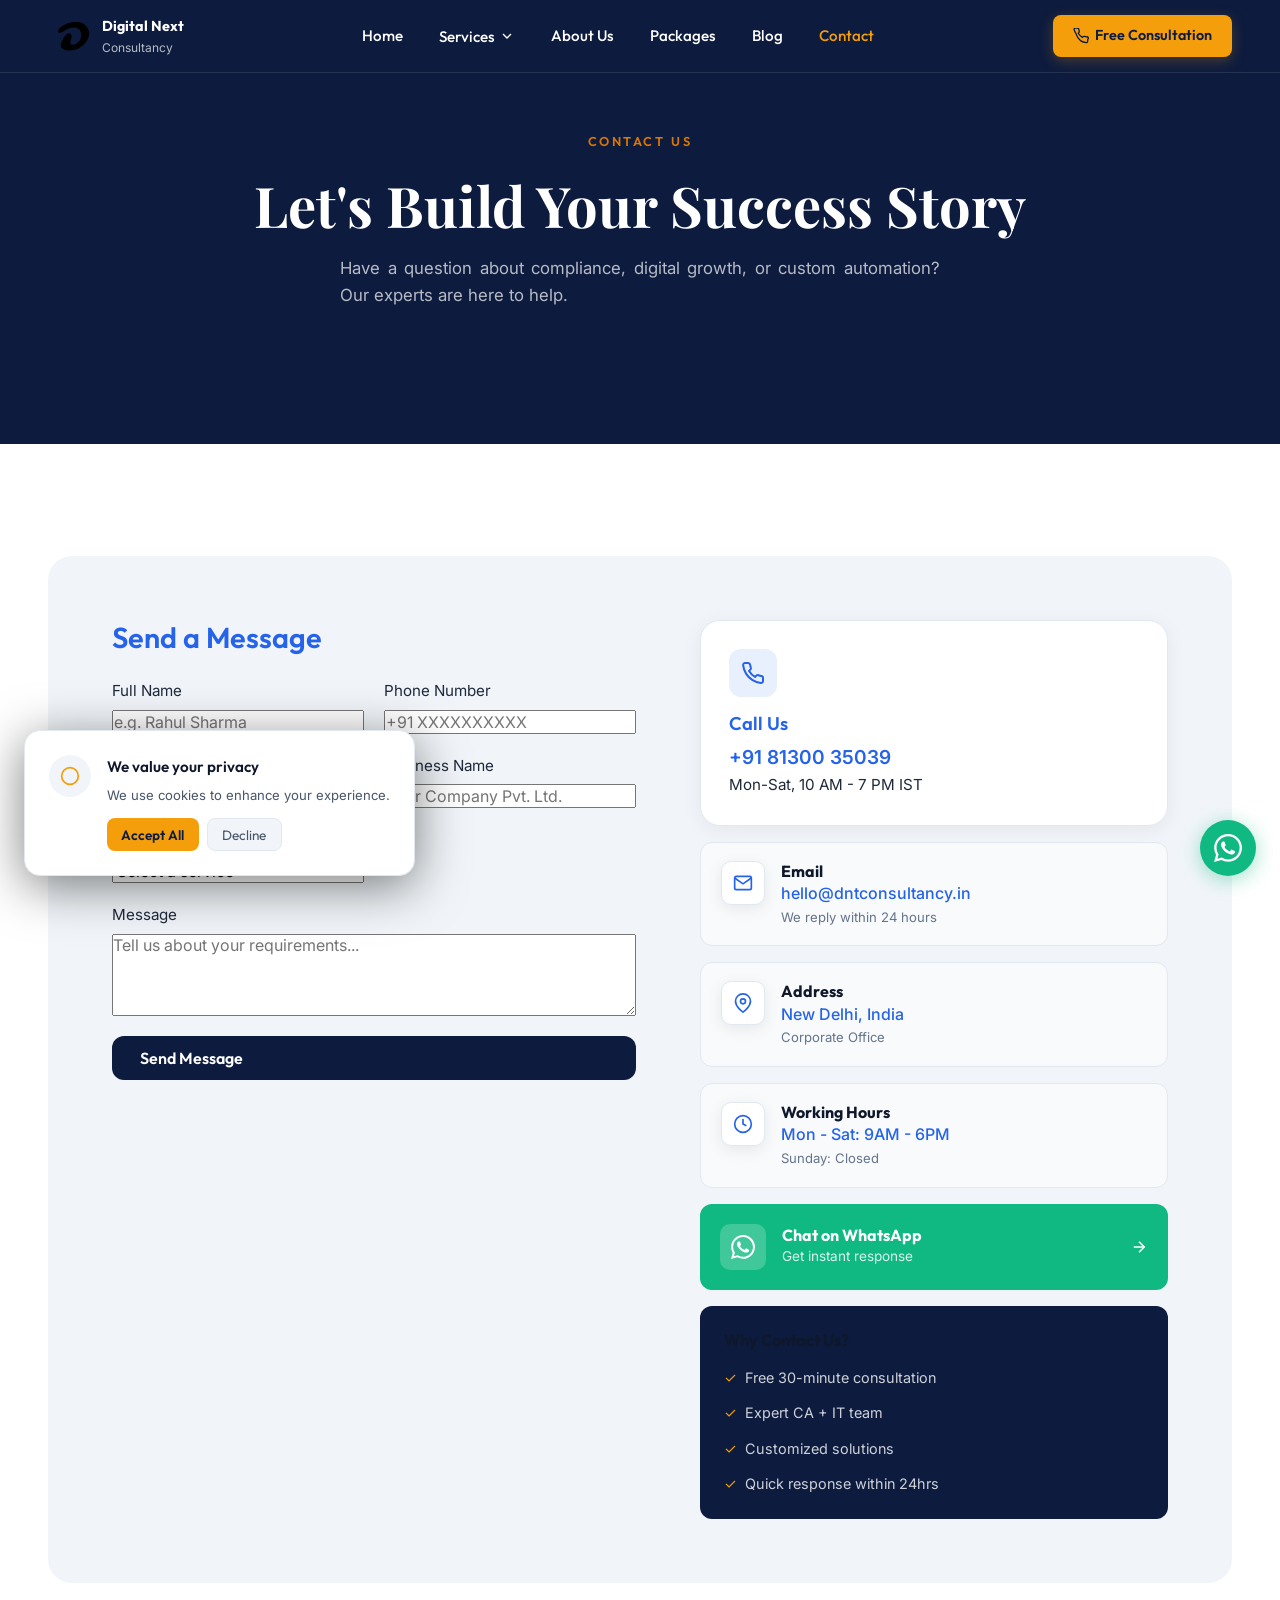
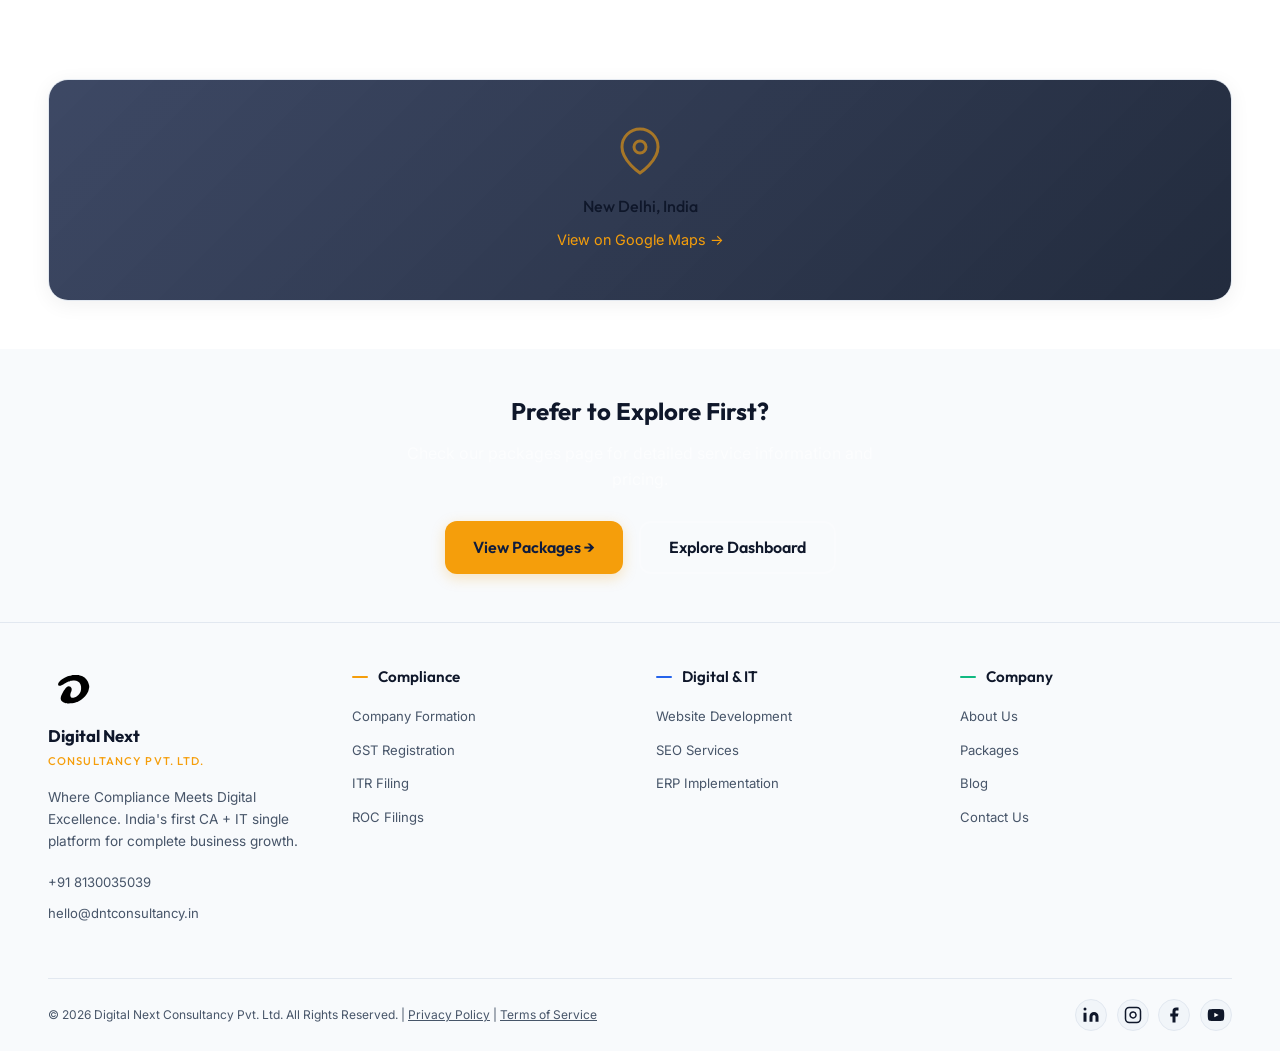
<file: contact.html>
<!DOCTYPE html>
<html lang="en">
<head>
  <meta charset="UTF-8" />
  <meta name="viewport" content="width=device-width, initial-scale=1.0" />
  <title>Contact Us | DNT Compliance – Free Consultation</title>
  <meta name="description" content="Contact Digital Next Consultancy for company registration, GST filing and digital services. Get a free 30-minute consultation with our CA + IT team." />
  <link rel="stylesheet" href="style.css" />
</head>
<body>
<div id="scroll-progress"></div>
<nav id="main-nav" aria-label="Main Navigation">
  <div class="container">
    <div class="nav-inner">
      <a href="index.html" class="nav-logo">
        <div class="nav-logo-icon"><img src="assets/logo.svg" alt="DNT Logo"></div>
        <div class="nav-logo-text">
          <span class="nav-logo-name">Digital Next</span>
          <span class="nav-logo-sub">Consultancy</span>
        </div>
      </a>

      <div class="nav-links">
        <a href="index.html" class="nav-link" data-path="/index.html">Home</a>
        <div class="nav-services-wrap">
          <button class="nav-services-btn">
            Services
            <svg width="16" height="16" viewBox="0 0 24 24" fill="none" stroke="currentColor" stroke-width="2"><polyline points="6 9 12 15 18 9"/></svg>
          </button>
          <div class="services-dropdown">
            <div class="services-dropdown-grid">
              <div class="services-col gold">
                <a href="services/compliance.html" class="services-col-title">
                  <svg width="18" height="18" viewBox="0 0 24 24" fill="none" stroke="currentColor" stroke-width="2"><path d="M12 22s8-4 8-10V5l-8-3-8 3v7c0 6 8 10 8 10z"/></svg>
                  Statutory & Compliance
                </a>
                <ul>
                  <li><a href="services/compliance.html#formation">Company Formation</a></li>
                  <li><a href="services/compliance.html#gst">GST Registration & Filing</a></li>
                  <li><a href="services/itr-filing.html">ITR Filing</a></li>
                  <li><a href="services/compliance.html#tds">TDS/TCS Filing</a></li>
                  <li><a href="services/compliance.html#roc">ROC/MCA Filings</a></li>
                </ul>
              </div>
              <div class="services-col blue">
                <a href="services/digital-marketing.html" class="services-col-title">
                  <svg width="18" height="18" viewBox="0 0 24 24" fill="none" stroke="currentColor" stroke-width="2"><line x1="18" y1="20" x2="18" y2="10"/><line x1="12" y1="20" x2="12" y2="4"/><line x1="6" y1="20" x2="6" y2="14"/></svg>
                  Digital Marketing
                </a>
                <ul>
                  <li><a href="services/digital-marketing.html#web">Website Development</a></li>
                  <li><a href="services/digital-marketing.html#seo">SEO Services</a></li>
                  <li><a href="services/digital-marketing.html#ads">Paid Advertising</a></li>
                  <li><a href="services/digital-marketing.html#smm">Social Media Marketing</a></li>
                  <li><a href="services/digital-marketing.html#content">Content Marketing</a></li>
                </ul>
              </div>
              <div class="services-col green">
                <a href="services/technology.html" class="services-col-title">
                  <svg width="18" height="18" viewBox="0 0 24 24" fill="none" stroke="currentColor" stroke-width="2"><rect x="4" y="4" width="16" height="16" rx="2"/><rect x="9" y="9" width="6" height="6"/><line x1="9" y1="2" x2="9" y2="4"/><line x1="15" y1="2" x2="15" y2="4"/><line x1="9" y1="20" x2="9" y2="22"/><line x1="15" y1="20" x2="15" y2="22"/><line x1="20" y1="9" x2="22" y2="9"/><line x1="20" y1="14" x2="22" y2="14"/><line x1="2" y1="9" x2="4" y2="9"/><line x1="2" y1="14" x2="4" y2="14"/></svg>
                  IT & Technology
                </a>
                <ul>
                  <li><a href="services/technology.html#erp">ERP Implementation</a></li>
                  <li><a href="services/technology.html#crm">CRM Integration</a></li>
                  <li><a href="services/technology.html#automation">Process Automation</a></li>
                  <li><a href="services/technology.html#dashboard">AI Compliance Dashboard</a></li>
                  <li><a href="services/technology.html#cloud">Cloud Migration</a></li>
                </ul>
              </div>
            </div>
            <div class="services-dropdown-footer">
              <a href="dashboard.html">Explore Our AI Compliance Dashboard</a>
              <span>→</span>
            </div>
          </div>
        </div>
        <a href="about.html" class="nav-link" data-path="/about.html">About Us</a>
        <a href="packages.html" class="nav-link" data-path="/packages.html">Packages</a>
        <a href="blog.html" class="nav-link" data-path="/blog.html">Blog</a>
        <a href="contact.html" class="nav-link" data-path="/contact.html">Contact</a>
        </div>

      <a href="contact.html" class="nav-cta-btn">
        <svg width="16" height="16" viewBox="0 0 24 24" fill="none" stroke="currentColor" stroke-width="2"><path d="M22 16.92v3a2 2 0 01-2.18 2 19.79 19.79 0 01-8.63-3.07A19.5 19.5 0 014.69 8.81 19.79 19.79 0 011.61 2.18 2 2 0 013.6 0h3a2 2 0 012 1.72 12.84 12.84 0 00.7 2.81 2 2 0 01-.45 2.11L7.91 7.91a16 16 0 006.18 6.18l.95-.95a2 2 0 012.11-.45 12.84 12.84 0 002.81.7A2 2 0 0122 16.92z"/></svg>
        Free Consultation
      </a>

      <button class="mobile-menu-btn" id="mobile-menu-btn" aria-label="Toggle menu">
        <svg id="menu-icon-open" width="24" height="24" viewBox="0 0 24 24" fill="none" stroke="currentColor" stroke-width="2"><line x1="3" y1="6" x2="21" y2="6"/><line x1="3" y1="12" x2="21" y2="12"/><line x1="3" y1="18" x2="21" y2="18"/></svg>
        <svg id="menu-icon-close" width="24" height="24" viewBox="0 0 24 24" fill="none" stroke="currentColor" stroke-width="2" class="hidden"><line x1="18" y1="6" x2="6" y2="18"/><line x1="6" y1="6" x2="18" y2="18"/></svg>
      </button>
    </div>
  </div>

  <div id="mobile-menu">
    <a href="index.html" class="mobile-nav-link">Home</a>
    <button class="mobile-services-btn" id="mobile-services-btn">
      Services
      <svg width="16" height="16" viewBox="0 0 24 24" fill="none" stroke="currentColor" stroke-width="2"><polyline points="6 9 12 15 18 9"/></svg>
    </button>
    <div id="mobile-services-sub">
      <a href="services/compliance.html" class="mobile-sub-link">Statutory & Compliance</a>
      <a href="services/digital-marketing.html" class="mobile-sub-link">Digital Marketing</a>
      <a href="services/technology.html" class="mobile-sub-link">IT & Technology</a>
    </div>
    <a href="about.html" class="mobile-nav-link">About Us</a>
    <a href="packages.html" class="mobile-nav-link">Packages</a>
    <a href="blog.html" class="mobile-nav-link">Blog</a>
    <a href="contact.html" class="mobile-nav-link">Contact</a>
    <a href="contact.html" class="mobile-cta-btn">Get Free Consultation</a>
  </div>
</nav>

<section class="page-hero">
  <div class="silk-overlay"></div>
  <div class="container relative z-3">
    <div class="section-heading reveal">
      <span class="overline">Contact Us</span>
      <h1 class="section-title" style="font-size:clamp(2rem,5vw,3.5rem);margin-top:.5rem">Let's Build Your Success Story</h1>
      <p class="section-subtitle">Have a question about compliance, digital growth, or custom automation? Our experts are here to help.</p>
    </div>
  </div>
</section>

<!-- CONTACT INFO -->
<section class="section bg-white" id="info">
  <div class="container">
    <div class="grid-half bg-light" style="gap:4rem;margin-top:4rem;padding:4rem;border-radius:24px">
      <div class="reveal">
        <h2 class="card-title" style="font-size:1.8rem;margin-bottom:1.5rem">Send a Message</h2>
        <form class="contact-form" id="contactForm">
          <div class="form-grid">
            <div class="form-group">
              <label class="card-text">Full Name</label>
              <input type="text" placeholder="e.g. Rahul Sharma" required />
            </div>
            <div class="form-group">
              <label class="card-text">Phone Number</label>
              <input type="tel" placeholder="+91 XXXXXXXXXX" required />
            </div>
            <div class="form-group">
              <label class="card-text">Email Address</label>
              <input type="email" placeholder="john@company.com" required />
            </div>
            <div class="form-group">
              <label class="card-text">Business Name</label>
              <input type="text" placeholder="Your Company Pvt. Ltd." />
            </div>
            <div class="form-group">
              <label class="card-text">Service Interested In</label>
              <select required>
                <option value="">Select a service</option>
                <option>Company Registration</option>
                <option>GST Registration &amp; Filing</option>
                <option>ITR Filing</option>
                <option>Website Development</option>
                <option>SEO Services</option>
                <option>Digital Marketing</option>
                <option>ERP Implementation</option>
                <option>CRM Setup</option>
                <option>Full Compliance Package</option>
                <option>Custom Solution</option>
              </select>
            </div>
            <div class="form-group">
              <label class="card-text">Message</label>
              <textarea placeholder="Tell us about your requirements..." rows="4"></textarea>
            </div>
            <button type="submit" class="btn btn-navy">Send Message</button>
          </div>
        </form>
      </div>

      <!-- CONTACT INFO -->
      <div class="reveal reveal-delay-2" style="display:flex;flex-direction:column;gap:1rem">
        <div class="card reveal reveal-delay-1">
          <div class="card-body">
            <div class="card-icon card-icon-blue"><svg width="24" height="24" viewBox="0 0 24 24" fill="none" stroke="currentColor" stroke-width="2"><path d="M22 16.92v3a2 2 0 01-2.18 2 19.79 19.79 0 01-8.63-3.07 19.5 19.5 0 01-6-6 19.79 19.79 0 01-3.07-8.67A2 2 0 014.11 2h3a2 2 0 012 1.72 12.84 12.84 0 00.7 2.81 2 2 0 01-.45 2.11L8.09 9.91a16 16 0 006 6l1.27-1.27a2 2 0 012.11-.45 12.84 12.84 0 002.81.7A2 2 0 0122 16.92z"/></svg></div>
            <h3 class="font-heading card-title" style="font-size:1.15rem;margin:.75rem 0 .4rem">Call Us</h3>
            <p class="card-text" style="font-weight:600;font-size:1.2rem;color:var(--blue)">+91 81300 35039</p>
            <p class="card-text">Mon-Sat, 10 AM - 7 PM IST</p>
          </div>
        </div>
        <a href="mailto:hello@dntconsultancy.in" class="contact-info-card">
          <div class="contact-info-icon"><svg width="20" height="20" viewBox="0 0 24 24" fill="none" stroke="currentColor" stroke-width="2"><path d="M4 4h16c1.1 0 2 .9 2 2v12c0 1.1-.9 2-2 2H4c-1.1 0-2-.9-2-2V6c0-1.1.9-2 2-2z"/><polyline points="22,6 12,13 2,6"/></svg></div>
          <div><h4 class="font-heading">Email</h4><p style="color:var(--blue);font-weight:500">hello@dntconsultancy.in</p><p style="font-size:.82rem;color:rgba(255,255,255,0.5)">We reply within 24 hours</p></div>
        </a>
        <div class="contact-info-card" style="cursor:default">
          <div class="contact-info-icon"><svg width="20" height="20" viewBox="0 0 24 24" fill="none" stroke="currentColor" stroke-width="2"><path d="M21 10c0 7-9 13-9 13s-9-6-9-13a9 9 0 0118 0z"/><circle cx="12" cy="10" r="3"/></svg></div>
          <div><h4 class="font-heading">Address</h4><p style="color:var(--blue);font-weight:500">New Delhi, India</p><p style="font-size:.82rem;color:rgba(255,255,255,0.5)">Corporate Office</p></div>
        </div>
        <div class="contact-info-card" style="cursor:default">
          <div class="contact-info-icon"><svg width="20" height="20" viewBox="0 0 24 24" fill="none" stroke="currentColor" stroke-width="2"><circle cx="12" cy="12" r="10"/><polyline points="12 6 12 12 16 14"/></svg></div>
          <div><h4 class="font-heading">Working Hours</h4><p style="color:var(--blue);font-weight:500">Mon - Sat: 9AM - 6PM</p><p style="font-size:.82rem;color:rgba(255,255,255,0.5)">Sunday: Closed</p></div>
        </div>
        <a href="https://wa.me/918130035039?text=Hi!%20I%20would%20like%20to%20know%20more%20about%20your%20services." target="_blank" rel="noopener" style="display:flex;align-items:center;gap:1rem;background:var(--success);border-radius:12px;padding:1.25rem;color:#fff;text-decoration:none;transition:opacity .2s">
          <div style="width:46px;height:46px;border-radius:10px;background:rgba(255,255,255,.2);display:flex;align-items:center;justify-content:center;flex-shrink:0"><svg width="24" height="24" viewBox="0 0 24 24" fill="currentColor"><path d="M17.472 14.382c-.297-.149-1.758-.867-2.03-.967-.273-.099-.471-.148-.67.15-.197.297-.767.966-.94 1.164-.173.199-.347.223-.644.075-.297-.15-1.255-.463-2.39-1.475-.883-.788-1.48-1.761-1.653-2.059-.173-.297-.018-.458.13-.606.134-.133.298-.347.446-.52.149-.174.198-.298.298-.497.099-.198.05-.371-.025-.52-.075-.149-.669-1.612-.916-2.207-.242-.579-.487-.5-.669-.51-.173-.008-.371-.01-.57-.01-.198 0-.52.074-.792.372-.272.297-1.04 1.016-1.04 2.479 0 1.462 1.065 2.875 1.213 3.074.149.198 2.096 3.2 5.077 4.487.709.306 1.262.489 1.694.625.712.227 1.36.195 1.871.118.571-.085 1.758-.719 2.006-1.413.248-.694.248-1.289.173-1.413-.074-.124-.272-.198-.57-.347m-5.421 7.403h-.004a9.87 9.87 0 01-5.031-1.378l-.361-.214-3.741.982.998-3.648-.235-.374a9.86 9.86 0 01-1.51-5.26c.001-5.45 4.436-9.884 9.888-9.884 2.64 0 5.122 1.03 6.988 2.898a9.825 9.825 0 012.893 6.994c-.003 5.45-4.437 9.884-9.885 9.884m8.413-18.297A11.815 11.815 0 0012.05 0C5.495 0 .16 5.335.157 11.892c0 2.096.547 4.142 1.588 5.945L.057 24l6.305-1.654a11.882 11.882 0 005.683 1.448h.005c6.554 0 11.89-5.335 11.893-11.893a11.821 11.821 0 00-3.48-8.413z"/></svg></div>
          <div style="flex:1"><h4 class="font-heading" style="font-size:1rem">Chat on WhatsApp</h4><p style="font-size:.85rem;opacity:.85">Get instant response</p></div>
          <svg width="18" height="18" viewBox="0 0 24 24" fill="none" stroke="currentColor" stroke-width="2"><line x1="5" y1="12" x2="19" y2="12"/><polyline points="12 5 19 12 12 19"/></svg>
        </a>
        <div style="background:var(--navy);border-radius:12px;padding:1.5rem;color:#fff">
          <h4 class="font-heading" style="margin-bottom:1rem;color:var(--text-primary)">Why Contact Us?</h4>
          <ul style="display:flex;flex-direction:column;gap:.75rem;color:rgba(255,255,255,.8);font-size:.9rem">
            <li style="display:flex;gap:.5rem"><span style="color:var(--gold)">✓</span>Free 30-minute consultation</li>
            <li style="display:flex;gap:.5rem"><span style="color:var(--gold)">✓</span>Expert CA + IT team</li>
            <li style="display:flex;gap:.5rem"><span style="color:var(--gold)">✓</span>Customized solutions</li>
            <li style="display:flex;gap:.5rem"><span style="color:var(--gold)">✓</span>Quick response within 24hrs</li>
          </ul>
        </div>
      </div>
    </div>
  </div>
</section>

<!-- MAP -->
<section class="section-sm" class="bg-light">
  <div class="container">
    <div class="card" style="overflow:hidden;background:rgba(255,255,255,0.03);border:1px solid var(--glass-border)">
      <div style="height:220px;background:linear-gradient(135deg,rgba(13,27,62,0.8),rgba(10,20,40,0.9));display:flex;align-items:center;justify-content:center">
        <div style="text-align:center">
          <svg width="48" height="48" viewBox="0 0 24 24" fill="none" stroke="var(--gold)" stroke-width="1.5" style="opacity:.6;margin:0 auto .75rem"><path d="M21 10c0 7-9 13-9 13s-9-6-9-13a9 9 0 0118 0z"/><circle cx="12" cy="10" r="3"/></svg>
          <p style="color:var(--text-primary);font-weight:500;font-family:'Outfit',sans-serif">New Delhi, India</p>
          <a href="https://maps.google.com/?q=New+Delhi,+India" target="_blank" rel="noopener" style="color:var(--gold);font-size:.9rem;margin-top:.5rem;display:inline-flex;align-items:center;gap:.3rem;text-decoration:none">View on Google Maps →</a>
        </div>
      </div>
    </div>
  </div>
</section>

<!-- BOTTOM CTA -->
<section class="section" style="background:rgba(255,255,255,0.02);text-align:center">
  <div class="container reveal" style="max-width:600px">
    <h2 class="font-heading" style="font-size:1.5rem;color:var(--text-primary);margin-bottom:1rem">Prefer to Explore First?</h2>
    <p style="color:rgba(255,255,255,0.6);margin-bottom:1.75rem">Check our packages page for detailed service information and pricing.</p>
    <div style="display:flex;flex-wrap:wrap;justify-content:center;gap:1rem">
      <a href="packages.html" class="btn btn-gold">View Packages →</a>
      <a href="dashboard.html" class="btn btn-outline" style="color:var(--text-primary);border-color:rgba(255,255,255,0.2)">Explore Dashboard</a>
    </div>
  </div>
</section>

<!-- FOOTER -->
<footer>
  <div class="container">
    <div class="footer-grid">
      <div>
        <div class="footer-logo-icon"><img src="assets/logo.svg" alt="DNT Logo"></div>
        <div style="font-family:'Outfit',sans-serif;font-weight:700;font-size:1.05rem;margin-bottom:0.2rem;color:var(--text-primary)">Digital Next</div>
        <div style="font-family:'Outfit',sans-serif;font-weight:500;font-size:0.7rem;color:var(--gold);text-transform:uppercase;letter-spacing:0.1em;margin-bottom:1rem">Consultancy Pvt. Ltd.</div>
        <p class="footer-desc">Where Compliance Meets Digital Excellence. India's first CA + IT single platform for complete business growth.</p>
        <a href="tel:+918130035039" class="footer-contact-item">+91 8130035039</a>
        <a href="mailto:hello@dntconsultancy.in" class="footer-contact-item">hello@dntconsultancy.in</a>
      </div>
      <div>
        <h4 class="footer-col-title gold">Compliance</h4>
        <ul class="footer-links">
          <li><a href="services/compliance.html#formation">Company Formation</a></li>
          <li><a href="services/compliance.html#gst">GST Registration</a></li>
          <li><a href="services/compliance.html#itr">ITR Filing</a></li>
          <li><a href="services/compliance.html#roc">ROC Filings</a></li>
        </ul>
      </div>
      <div>
        <h4 class="footer-col-title blue">Digital &amp; IT</h4>
        <ul class="footer-links blue">
          <li><a href="services/digital-marketing.html#web">Website Development</a></li>
          <li><a href="services/digital-marketing.html#seo">SEO Services</a></li>
          <li><a href="services/technology.html#erp">ERP Implementation</a></li>
        </ul>
      </div>
      <div>
        <h4 class="footer-col-title green">Company</h4>
        <ul class="footer-links green">
          <li><a href="about.html">About Us</a></li>
          <li><a href="packages.html">Packages</a></li>
          <li><a href="blog.html">Blog</a></li>
          <li><a href="contact.html">Contact Us</a></li>
        </ul>
      </div>
    </div>
    <div class="footer-bottom">
      <p class="footer-copy">© 2026 Digital Next Consultancy Pvt. Ltd. All Rights Reserved. | <a href="privacy.html" style="color:inherit;text-decoration:underline">Privacy Policy</a> | <a href="terms.html" style="color:inherit;text-decoration:underline">Terms of Service</a></p>
      <div class="footer-socials">
        <a href="https://linkedin.com" target="_blank" rel="noopener" class="social-btn" aria-label="LinkedIn"><svg width="18" height="18" viewBox="0 0 24 24" fill="currentColor"><path d="M16 8a6 6 0 016 6v7h-4v-7a2 2 0 00-2-2 2 2 0 00-2 2v7h-4v-7a6 6 0 016-6zM2 9h4v12H2z"/><circle cx="4" cy="4" r="2"/></svg></a>
        <a href="https://instagram.com" target="_blank" rel="noopener" class="social-btn" aria-label="Instagram"><svg width="18" height="18" viewBox="0 0 24 24" fill="none" stroke="currentColor" stroke-width="2"><rect x="2" y="2" width="20" height="20" rx="5" ry="5"/><path d="M16 11.37A4 4 0 1112.63 8 4 4 0 0116 11.37z"/><line x1="17.5" y1="6.5" x2="17.51" y2="6.5"/></svg></a>
        <a href="https://facebook.com" target="_blank" rel="noopener" class="social-btn" aria-label="Facebook"><svg width="18" height="18" viewBox="0 0 24 24" fill="currentColor"><path d="M18 2h-3a5 5 0 00-5 5v3H7v4h3v8h4v-8h3l1-4h-4V7a1 1 0 011-1h3z"/></svg></a>
        <a href="https://youtube.com" target="_blank" rel="noopener" class="social-btn" aria-label="YouTube"><svg width="18" height="18" viewBox="0 0 24 24" fill="currentColor"><path d="M22.54 6.42a2.78 2.78 0 00-1.95-1.96C18.88 4 12 4 12 4s-6.88 0-8.59.46A2.78 2.78 0 001.46 6.42 29 29 0 001 12a29 29 0 00.46 5.58A2.78 2.78 0 003.41 19.6C5.12 20 12 20 12 20s6.88 0 8.59-.46a2.78 2.78 0 001.95-1.95A29 29 0 0023 12a29 29 0 00-.46-5.58z"/><polygon points="9.75 15.02 15.5 12 9.75 8.98 9.75 15.02" fill="white"/></svg></a>
      </div>
    </div>
  </div>
</footer>

<a id="whatsapp-btn" href="https://wa.me/918130035039" target="_blank" rel="noopener" aria-label="WhatsApp"><svg width="28" height="28" viewBox="0 0 24 24" fill="currentColor"><path d="M17.472 14.382c-.297-.149-1.758-.867-2.03-.967-.273-.099-.471-.148-.67.15-.197.297-.767.966-.94 1.164-.173.199-.347.223-.644.075-.297-.15-1.255-.463-2.39-1.475-.883-.788-1.48-1.761-1.653-2.059-.173-.297-.018-.458.13-.606.134-.133.298-.347.446-.52.149-.174.198-.298.298-.497.099-.198.05-.371-.025-.52-.075-.149-.669-1.612-.916-2.207-.242-.579-.487-.5-.669-.51-.173-.008-.371-.01-.57-.01-.198 0-.52.074-.792.372-.272.297-1.04 1.016-1.04 2.479 0 1.462 1.065 2.875 1.213 3.074.149.198 2.096 3.2 5.077 4.487.709.306 1.262.489 1.694.625.712.227 1.36.195 1.871.118.571-.085 1.758-.719 2.006-1.413.248-.694.248-1.289.173-1.413-.074-.124-.272-.198-.57-.347m-5.421 7.403h-.004a9.87 9.87 0 01-5.031-1.378l-.361-.214-3.741.982.998-3.648-.235-.374a9.86 9.86 0 01-1.51-5.26c.001-5.45 4.436-9.884 9.888-9.884 2.64 0 5.122 1.03 6.988 2.898a9.825 9.825 0 012.893 6.994c-.003 5.45-4.437 9.884-9.885 9.884m8.413-18.297A11.815 11.815 0 0012.05 0C5.495 0 .16 5.335.157 11.892c0 2.096.547 4.142 1.588 5.945L.057 24l6.305-1.654a11.882 11.882 0 005.683 1.448h.005c6.554 0 11.89-5.335 11.893-11.893a11.821 11.821 0 00-3.48-8.413z"/></svg></a>
<div id="cookie-consent" role="alert"><div class="cookie-icon"><svg width="20" height="20" viewBox="0 0 24 24" fill="none" stroke="var(--gold)" stroke-width="2"><circle cx="12" cy="12" r="10"/></svg></div><div><p style="font-family:'Outfit',sans-serif;font-weight:600;font-size:.95rem;margin-bottom:.4rem">We value your privacy</p><p style="font-size:.82rem;color:var(--text-muted)">We use cookies to enhance your experience.</p><div class="cookie-btns"><button class="cookie-accept" id="cookie-accept">Accept All</button><button class="cookie-decline" id="cookie-decline">Decline</button></div></div></div>
<script src="script.js"></script>
</body>
</html>
</file>
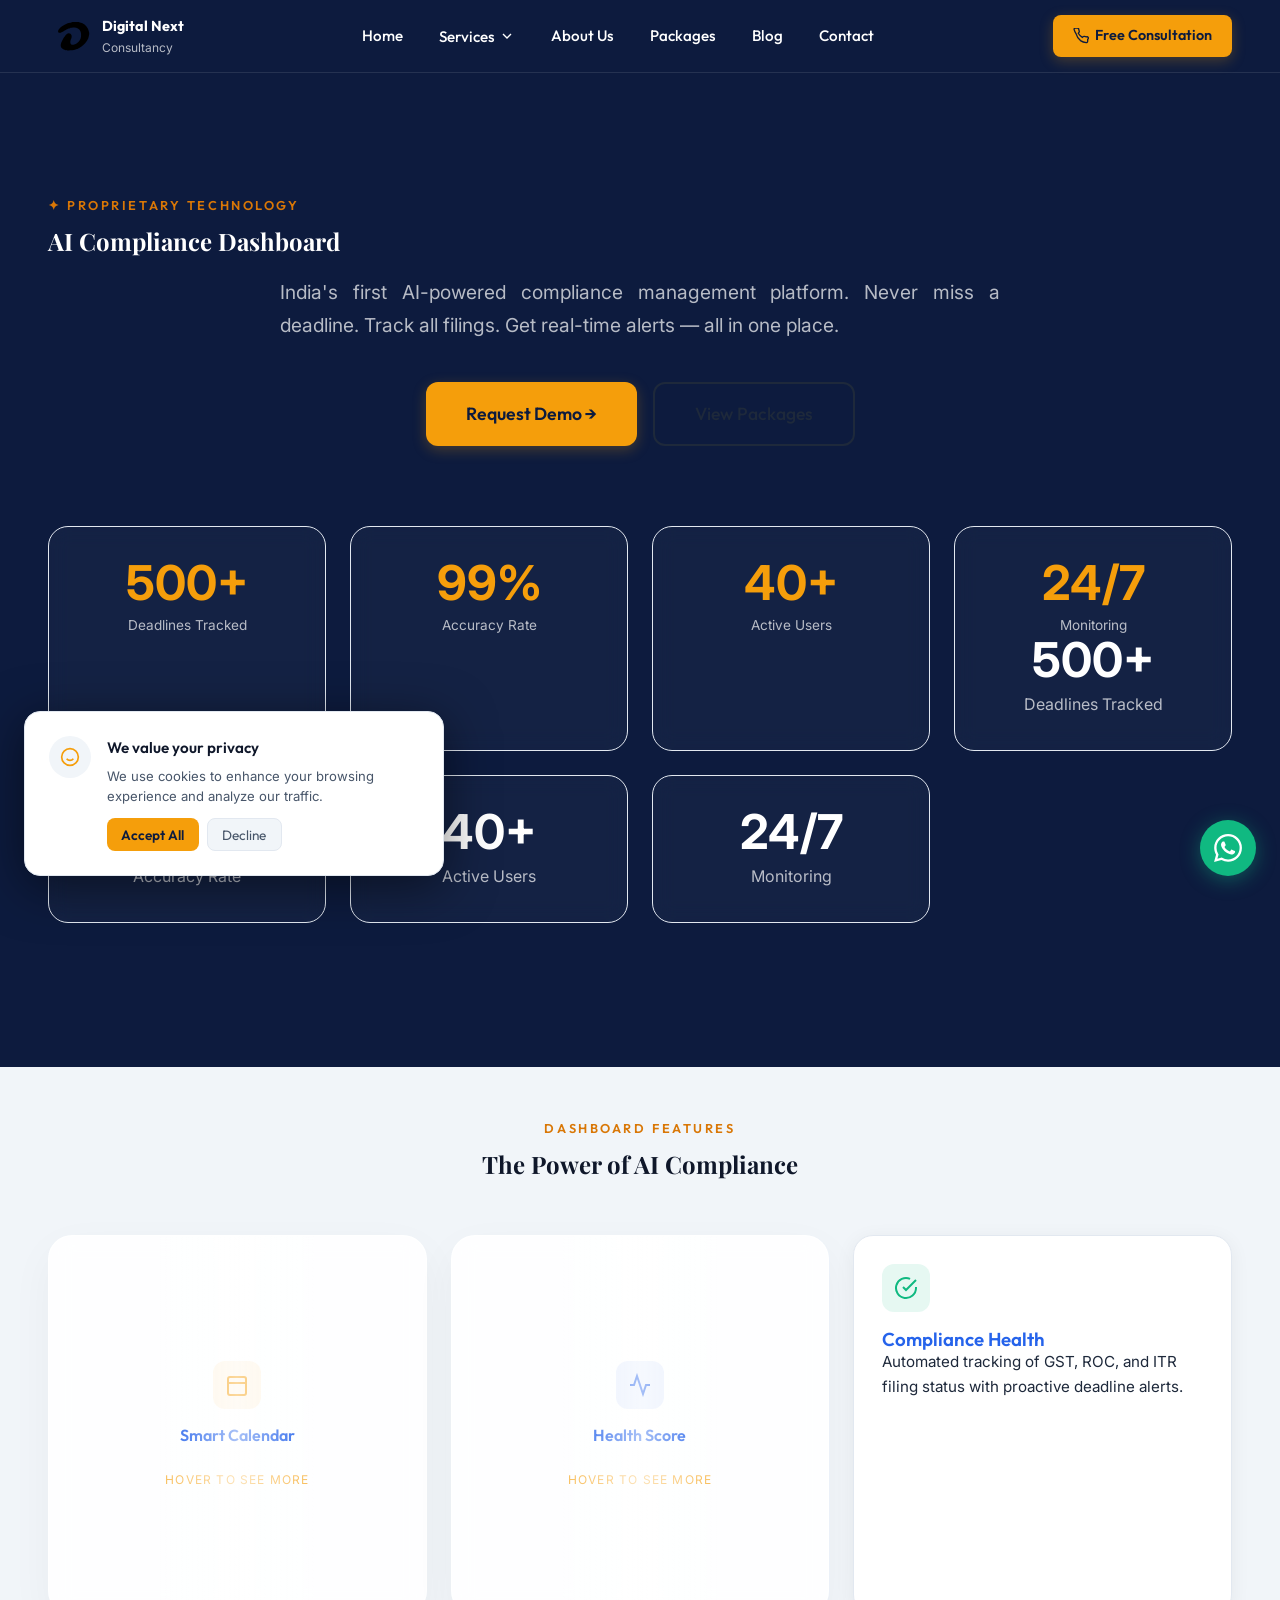
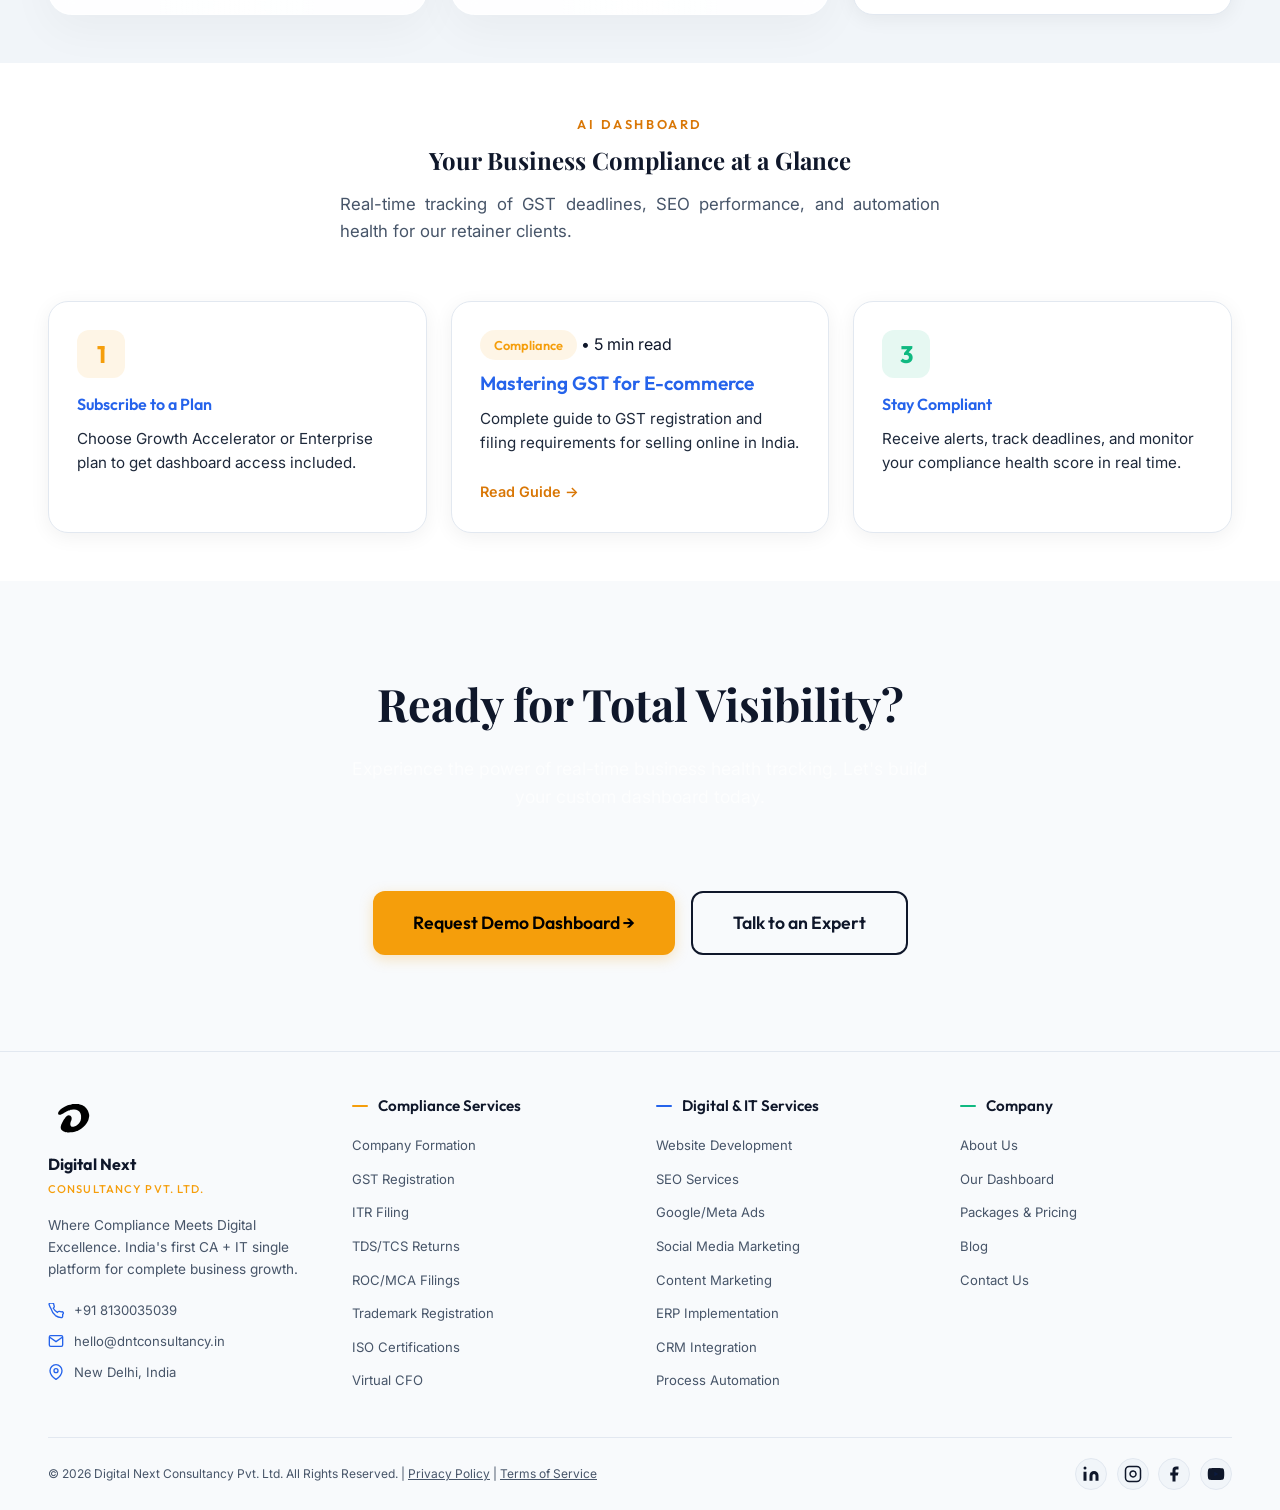
<file: dashboard.html>
<!DOCTYPE html>
<html lang="en">
<head>
  <meta charset="UTF-8" /><meta name="viewport" content="width=device-width, initial-scale=1.0" />
  <title>AI Compliance Dashboard | DNT Consultancy</title>
  <meta name="description" content="DNT's proprietary AI Compliance Dashboard – real-time GST, TDS, ROC deadline alerts, document management and business analytics in one place." />
  <link rel="stylesheet" href="style.css" />
  <style>
    .dash-stat {
      background: rgba(255, 255, 255, 0.03);
      border: 1px solid var(--glass-border);
      border-radius: 20px;
      padding: 2rem;
      text-align: center;
      backdrop-filter: blur(10px);
      transition: transform 0.4s var(--ease-apple);
    }
    .dash-stat:hover {
      transform: translateY(-5px);
      background: rgba(255, 255, 255, 0.06);
    }
    .dash-stat-num {
      font-size: 3rem;
      font-weight: 700;
      line-height: 1;
      margin-bottom: 0.5rem;
    }
  </style>
</head>
<body>
<div id="scroll-progress"></div>
<nav id="main-nav" aria-label="Main Navigation">
  <div class="container">
    <div class="nav-inner">
      <a href="index.html" class="nav-logo">
        <div class="nav-logo-icon"><img src="assets/logo.svg" alt="DNT Logo"></div>
        <div class="nav-logo-text">
          <span class="nav-logo-name">Digital Next</span>
          <span class="nav-logo-sub">Consultancy</span>
        </div>
      </a>

      <div class="nav-links">
        <a href="index.html" class="nav-link" data-path="/index.html">Home</a>
        <div class="nav-services-wrap">
          <button class="nav-services-btn">
            Services
            <svg width="16" height="16" viewBox="0 0 24 24" fill="none" stroke="currentColor" stroke-width="2"><polyline points="6 9 12 15 18 9"/></svg>
          </button>
          <div class="services-dropdown">
            <div class="services-dropdown-grid">
              <div class="services-col gold">
                <a href="services/compliance.html" class="services-col-title">
                  <svg width="18" height="18" viewBox="0 0 24 24" fill="none" stroke="currentColor" stroke-width="2"><path d="M12 22s8-4 8-10V5l-8-3-8 3v7c0 6 8 10 8 10z"/></svg>
                  Statutory & Compliance
                </a>
                <ul>
                  <li><a href="services/compliance.html#formation">Company Formation</a></li>
                  <li><a href="services/compliance.html#gst">GST Registration & Filing</a></li>
                  <li><a href="services/compliance.html#itr">ITR Filing</a></li>
                  <li><a href="services/compliance.html#tds">TDS/TCS Filing</a></li>
                  <li><a href="services/compliance.html#roc">ROC/MCA Filings</a></li>
                </ul>
              </div>
              <div class="services-col blue">
                <a href="services/digital-marketing.html" class="services-col-title">
                  <svg width="18" height="18" viewBox="0 0 24 24" fill="none" stroke="currentColor" stroke-width="2"><line x1="18" y1="20" x2="18" y2="10"/><line x1="12" y1="20" x2="12" y2="4"/><line x1="6" y1="20" x2="6" y2="14"/></svg>
                  Digital Marketing
                </a>
                <ul>
                  <li><a href="services/digital-marketing.html#web">Website Development</a></li>
                  <li><a href="services/digital-marketing.html#seo">SEO Services</a></li>
                  <li><a href="services/digital-marketing.html#ads">Paid Advertising</a></li>
                  <li><a href="services/digital-marketing.html#smm">Social Media Marketing</a></li>
                  <li><a href="services/digital-marketing.html#content">Content Marketing</a></li>
                </ul>
              </div>
              <div class="services-col green">
                <a href="services/technology.html" class="services-col-title">
                  <svg width="18" height="18" viewBox="0 0 24 24" fill="none" stroke="currentColor" stroke-width="2"><rect x="4" y="4" width="16" height="16" rx="2"/><rect x="9" y="9" width="6" height="6"/><line x1="9" y1="2" x2="9" y2="4"/><line x1="15" y1="2" x2="15" y2="4"/><line x1="9" y1="20" x2="9" y2="22"/><line x1="15" y1="20" x2="15" y2="22"/><line x1="20" y1="9" x2="22" y2="9"/><line x1="20" y1="14" x2="22" y2="14"/><line x1="2" y1="9" x2="4" y2="9"/><line x1="2" y1="14" x2="4" y2="14"/></svg>
                  IT & Technology
                </a>
                <ul>
                  <li><a href="services/technology.html#erp">ERP Implementation</a></li>
                  <li><a href="services/technology.html#crm">CRM Integration</a></li>
                  <li><a href="services/technology.html#automation">Process Automation</a></li>
                  <li><a href="services/technology.html#dashboard">AI Compliance Dashboard</a></li>
                  <li><a href="services/technology.html#cloud">Cloud Migration</a></li>
                </ul>
              </div>
            </div>
            <div class="services-dropdown-footer">
              <a href="dashboard.html">Explore Our AI Compliance Dashboard</a>
              <span>→</span>
            </div>
          </div>
        </div>
        <a href="about.html" class="nav-link" data-path="/about.html">About Us</a>
        <a href="packages.html" class="nav-link" data-path="/packages.html">Packages</a>
        <a href="blog.html" class="nav-link" data-path="/blog.html">Blog</a>
        <a href="contact.html" class="nav-link" data-path="/contact.html">Contact</a>
        </div>

      <a href="contact.html" class="nav-cta-btn">
        <svg width="16" height="16" viewBox="0 0 24 24" fill="none" stroke="currentColor" stroke-width="2"><path d="M22 16.92v3a2 2 0 01-2.18 2 19.79 19.79 0 01-8.63-3.07A19.5 19.5 0 014.69 8.81 19.79 19.79 0 011.61 2.18 2 2 0 013.6 0h3a2 2 0 012 1.72 12.84 12.84 0 00.7 2.81 2 2 0 01-.45 2.11L7.91 7.91a16 16 0 006.18 6.18l.95-.95a2 2 0 012.11-.45 12.84 12.84 0 002.81.7A2 2 0 0122 16.92z"/></svg>
        Free Consultation
      </a>

      <button class="mobile-menu-btn" id="mobile-menu-btn" aria-label="Toggle menu">
        <svg id="menu-icon-open" width="24" height="24" viewBox="0 0 24 24" fill="none" stroke="currentColor" stroke-width="2"><line x1="3" y1="6" x2="21" y2="6"/><line x1="3" y1="12" x2="21" y2="12"/><line x1="3" y1="18" x2="21" y2="18"/></svg>
        <svg id="menu-icon-close" width="24" height="24" viewBox="0 0 24 24" fill="none" stroke="currentColor" stroke-width="2" class="hidden"><line x1="18" y1="6" x2="6" y2="18"/><line x1="6" y1="6" x2="18" y2="18"/></svg>
      </button>
    </div>
  </div>

  <div id="mobile-menu">
    <a href="index.html" class="mobile-nav-link">Home</a>
    <button class="mobile-services-btn" id="mobile-services-btn">
      Services
      <svg width="16" height="16" viewBox="0 0 24 24" fill="none" stroke="currentColor" stroke-width="2"><polyline points="6 9 12 15 18 9"/></svg>
    </button>
    <div id="mobile-services-sub">
      <a href="services/compliance.html" class="mobile-sub-link">Statutory & Compliance</a>
      <a href="services/digital-marketing.html" class="mobile-sub-link">Digital Marketing</a>
      <a href="services/technology.html" class="mobile-sub-link">IT & Technology</a>
    </div>
    <a href="about.html" class="mobile-nav-link">About Us</a>
    <a href="packages.html" class="mobile-nav-link">Packages</a>
    <a href="blog.html" class="mobile-nav-link">Blog</a>
    <a href="contact.html" class="mobile-nav-link">Contact</a>
    <a href="contact.html" class="mobile-cta-btn">Get Free Consultation</a>
  </div>
</nav>

<section class="page-hero">
  <div class="silk-overlay"></div>
  <div class="container relative z-3">
    <div class="hero-content text-center">
      <span class="overline reveal">✦ Proprietary Technology</span>
      <h1 class="gradient-text reveal">AI Compliance Dashboard</h1>
      <p class="hero-sub reveal" style="margin:1.25rem auto 2.5rem">India's first AI-powered compliance management platform. Never miss a deadline. Track all filings. Get real-time alerts — all in one place.</p>
      <div class="hero-btns animate-stagger" style="justify-content:center">
        <a href="contact.html" class="btn btn-gold btn-lg btn-shine">Request Demo →</a>
        <a href="packages.html" class="btn btn-ghost btn-lg">View Packages</a>
      </div>
      
      <div class="grid-4 animate-stagger" style="margin-top:5rem">
        <div class="dash-stat reveal">
          <div class="dash-stat-num text-gold">500+</div>
          <p style="color:rgba(255,255,255,0.6);font-size:0.85rem">Deadlines Tracked</p>
        </div>
        <div class="dash-stat reveal">
          <div class="dash-stat-num text-gold">99%</div>
          <p style="color:rgba(255,255,255,0.6);font-size:0.85rem">Accuracy Rate</p>
        </div>
        <div class="dash-stat reveal">
          <div class="dash-stat-num text-gold">40+</div>
          <p style="color:rgba(255,255,255,0.6);font-size:0.85rem">Active Users</p>
        </div>
        <div class="dash-stat reveal">
          <div class="dash-stat-num text-gold">24/7</div>
          <p style="color:rgba(255,255,255,0.6);font-size:0.85rem">Monitoring</p>
          <div class="dash-stat-num">500+</div>
          <p>Deadlines Tracked</p>
        </div>
        <div class="dash-stat reveal">
          <div class="dash-stat-num">99%</div>
          <p>Accuracy Rate</p>
        </div>
        <div class="dash-stat reveal">
          <div class="dash-stat-num">40+</div>
          <p>Active Users</p>
        </div>
        <div class="dash-stat reveal">
          <div class="dash-stat-num">24/7</div>
          <p>Monitoring</p>
        </div>
      </div>
    </div>
  </div>
</section>

<!-- AI AGENTS -->
<section class="section bg-light" id="agents">
  <div class="container">
    <div class="section-heading reveal">
      <span class="overline">Dashboard Features</span>
      <h2 class="section-title">The Power of AI Compliance</h2>
    </div>
    <div class="grid-3 animate-stagger">
      <div class="flip-card reveal">
        <div class="flip-card-inner">
          <div class="flip-card-front">
            <div class="card-icon card-icon-gold"><svg width="24" height="24" viewBox="0 0 24 24" fill="none" stroke="currentColor" stroke-width="2"><rect x="3" y="4" width="18" height="18" rx="2"/><line x1="3" y1="10" x2="21" y2="10"/></svg></div>
            <h4 class="card-title">Smart Calendar</h4>
            <div class="flip-card-hint">Hover to see more</div>
          </div>
          <div class="flip-card-back">
            <p class="card-text">Automated deadline tracking for GST, TDS, ROC, and ITR. Smart reminders at 30, 15, and 7 days.</p>
          </div>
        </div>
      </div>
      <div class="flip-card reveal">
        <div class="flip-card-inner">
          <div class="flip-card-front">
            <div class="card-icon card-icon-blue"><svg width="24" height="24" viewBox="0 0 24 24" fill="none" stroke="currentColor" stroke-width="2"><polyline points="22 12 18 12 15 21 9 3 6 12 2 12"/></svg></div>
            <h4 class="card-title">Health Score</h4>
            <div class="flip-card-hint">Hover to see more</div>
          </div>
          <div class="flip-card-back">
            <p class="card-text">Real-time measurement of your regulatory standing. Instantly flags risk areas.</p>
          </div>
        </div>
      </div>
      <div class="card reveal reveal-delay-1">
        <div class="card-body">
          <div class="card-icon card-icon-green"><svg width="24" height="24" viewBox="0 0 24 24" fill="none" stroke="currentColor" stroke-width="2"><path d="M22 11.08V12a10 10 0 11-5.93-9.14"/><polyline points="22 4 12 14.01 9 11.01"/></svg></div>
          <h3 class="card-title">Compliance Health</h3>
          <p class="card-text">Automated tracking of GST, ROC, and ITR filing status with proactive deadline alerts.</p>
        </div>
      </div>
    </div>
  </div>
</section>

<!-- DASHBOARD INSIGHTS -->
<section class="section bg-white" id="insights">
  <div class="container">
    <div class="section-heading reveal">
      <span class="overline">AI Dashboard</span>
      <h2 class="section-title">Your Business Compliance at a Glance</h2>
      <p class="section-subtitle">Real-time tracking of GST deadlines, SEO performance, and automation health for our retainer clients.</p>
    </div>
    <div class="grid-3">
      <div class="card reveal reveal-delay-1">
        <div class="card-body">
          <div class="card-icon card-icon-gold"><span style="font-family:'Outfit',sans-serif;font-size:1.5rem;font-weight:700">1</span></div>
          <h4 class="card-title" style="margin-bottom:.75rem">Subscribe to a Plan</h4>
          <p class="card-text">Choose Growth Accelerator or Enterprise plan to get dashboard access included.</p>
        </div>
      </div>
      <article class="card reveal reveal-delay-1">
        <div class="card-body">
          <div class="blog-meta"><span class="badge badge-gold">Compliance</span> • 5 min read</div>
          <h3 class="card-title" style="font-size:1.2rem;margin:.75rem 0">Mastering GST for E-commerce</h3>
          <p class="card-text">Complete guide to GST registration and filing requirements for selling online in India.</p>
          <a href="blog-post.html" class="card-link" style="margin-top:1.5rem">Read Guide →</a>
        </div>
      </article>
      <div class="card reveal reveal-delay-3">
        <div class="card-body">
          <div class="card-icon card-icon-green"><span style="font-family:'Outfit',sans-serif;font-size:1.5rem;font-weight:700">3</span></div>
          <h4 class="card-title" style="margin-bottom:.75rem">Stay Compliant</h4>
          <p class="card-text">Receive alerts, track deadlines, and monitor your compliance health score in real time.</p>
        </div>
      </div>
    </div>
  </div>
</section>

<!-- ======================== FINAL CTA (LOCKED DARK) ======================== -->
<section class="cta-section">
  <div class="container">
    <div class="reveal">
      <h2 class="section-title" style="font-size:clamp(1.8rem,4vw,2.8rem);color:var(--text-primary)">Ready for Total Visibility?</h2>
      <p style="font-size:1.1rem;margin:1.5rem auto 2.5rem;max-width:600px;color:rgba(255,255,255,0.7)">Experience the power of real-time business health tracking. Let's build your custom dashboard today.</p>
      <div class="hero-btns">
        <a href="contact.html" class="btn btn-gold btn-lg">Request Demo Dashboard →</a>
        <a href="tel:+918130035039" class="btn btn-outline btn-lg">Talk to an Expert</a>
      </div>
    </div>
  </div>
</section>

<footer>
  <div class="container">
    <div class="footer-grid">
      <div>
        <div class="footer-logo-icon"><img src="assets/logo.svg" alt="DNT Logo"></div>
        <div style="font-family:'Outfit',sans-serif;font-weight:700;font-size:1rem;margin-bottom:0.2rem;color:var(--text-primary)">Digital Next</div>
        <div style="font-family:'Outfit',sans-serif;font-weight:500;font-size:0.7rem;color:var(--gold);text-transform:uppercase;letter-spacing:0.1em;margin-bottom:1rem">Consultancy Pvt. Ltd.</div>
        <p class="footer-desc">Where Compliance Meets Digital Excellence. India's first CA + IT single platform for complete business growth.</p>
        <a href="tel:+918130035039" class="footer-contact-item">
          <svg width="16" height="16" viewBox="0 0 24 24" fill="none" stroke="currentColor" stroke-width="2"><path d="M22 16.92v3a2 2 0 01-2.18 2 19.79 19.79 0 01-8.63-3.07A19.5 19.5 0 014.69 8.81 19.79 19.79 0 011.61 2.18 2 2 0 013.6 0h3a2 2 0 012 1.72 12.84 12.84 0 00.7 2.81 2 2 0 01-.45 2.11L7.91 7.91a16 16 0 006.18 6.18l.95-.95a2 2 0 012.11-.45 12.84 12.84 0 002.81.7A2 2 0 0122 16.92z"/></svg>
          +91 8130035039
        </a>
        <a href="mailto:hello@dntconsultancy.in" class="footer-contact-item">
          <svg width="16" height="16" viewBox="0 0 24 24" fill="none" stroke="currentColor" stroke-width="2"><path d="M4 4h16c1.1 0 2 .9 2 2v12c0 1.1-.9 2-2 2H4c-1.1 0-2-.9-2-2V6c0-1.1.9-2 2-2z"/><polyline points="22,6 12,13 2,6"/></svg>
          hello@dntconsultancy.in
        </a>
        <div class="footer-contact-item">
          <svg width="16" height="16" viewBox="0 0 24 24" fill="none" stroke="currentColor" stroke-width="2"><path d="M21 10c0 7-9 13-9 13s-9-6-9-13a9 9 0 0118 0z"/><circle cx="12" cy="10" r="3"/></svg>
          New Delhi, India
        </div>
      </div>
      <div>
        <h4 class="footer-col-title gold">Compliance Services</h4>
        <ul class="footer-links">
          <li><a href="services/compliance.html#formation">Company Formation</a></li>
          <li><a href="services/compliance.html#gst">GST Registration</a></li>
          <li><a href="services/compliance.html#itr">ITR Filing</a></li>
          <li><a href="services/compliance.html#tds">TDS/TCS Returns</a></li>
          <li><a href="services/compliance.html#roc">ROC/MCA Filings</a></li>
          <li><a href="services/compliance.html#trademark">Trademark Registration</a></li>
          <li><a href="services/compliance.html#iso">ISO Certifications</a></li>
          <li><a href="services/compliance.html#cfo">Virtual CFO</a></li>
        </ul>
      </div>
      <div>
        <h4 class="footer-col-title blue">Digital &amp; IT Services</h4>
        <ul class="footer-links blue">
          <li><a href="services/digital-marketing.html#web">Website Development</a></li>
          <li><a href="services/digital-marketing.html#seo">SEO Services</a></li>
          <li><a href="services/digital-marketing.html#ads">Google/Meta Ads</a></li>
          <li><a href="services/digital-marketing.html#smm">Social Media Marketing</a></li>
          <li><a href="services/digital-marketing.html#content">Content Marketing</a></li>
          <li><a href="services/technology.html#erp">ERP Implementation</a></li>
          <li><a href="services/technology.html#crm">CRM Integration</a></li>
          <li><a href="services/technology.html#automation">Process Automation</a></li>
        </ul>
      </div>
      <div>
        <h4 class="footer-col-title green">Company</h4>
        <ul class="footer-links green">
          <li><a href="about.html">About Us</a></li>
          <li><a href="dashboard.html">Our Dashboard</a></li>
          <li><a href="packages.html">Packages &amp; Pricing</a></li>
          <li><a href="blog.html">Blog</a></li>
          <li><a href="contact.html">Contact Us</a></li>
        </ul>
      </div>
    </div>
    <div class="footer-bottom">
      <p class="footer-copy">© 2026 Digital Next Consultancy Pvt. Ltd. All Rights Reserved. | <a href="privacy.html" style="color:inherit;text-decoration:underline">Privacy Policy</a> | <a href="terms.html" style="color:inherit;text-decoration:underline">Terms of Service</a></p>
      <div class="footer-socials">
        <a href="https://linkedin.com" target="_blank" rel="noopener" class="social-btn" aria-label="LinkedIn"><svg width="18" height="18" viewBox="0 0 24 24" fill="currentColor"><path d="M16 8a6 6 0 016 6v7h-4v-7a2 2 0 00-2-2 2 2 0 00-2 2v7h-4v-7a6 6 0 016-6zM2 9h4v12H2z"/><circle cx="4" cy="4" r="2"/></svg></a>
        <a href="https://instagram.com" target="_blank" rel="noopener" class="social-btn" aria-label="Instagram"><svg width="18" height="18" viewBox="0 0 24 24" fill="none" stroke="currentColor" stroke-width="2"><rect x="2" y="2" width="20" height="20" rx="5" ry="5"/><path d="M16 11.37A4 4 0 1112.63 8 4 4 0 0116 11.37z"/><line x1="17.5" y1="6.5" x2="17.51" y2="6.5"/></svg></a>
        <a href="https://facebook.com" target="_blank" rel="noopener" class="social-btn" aria-label="Facebook"><svg width="18" height="18" viewBox="0 0 24 24" fill="currentColor"><path d="M18 2h-3a5 5 0 00-5 5v3H7v4h3v8h4v-8h3l1-4h-4V7a1 1 0 011-1h3z"/></svg></a>
        <a href="https://youtube.com" target="_blank" rel="noopener" class="social-btn" aria-label="YouTube"><svg width="18" height="18" viewBox="0 0 24 24" fill="currentColor"><path d="M22.54 6.42a2.78 2.78 0 00-1.95-1.96C18.88 4 12 4 12 4s-6.88 0-8.59.46A2.78 2.78 0 001.46 6.42 29 29 0 001 12a29 29 0 00.46 5.58A2.78 2.78 0 003.41 19.6C5.12 20 12 20 12 20s6.88 0 8.59-.46a2.78 2.78 0 001.95-1.95A29 29 0 0023 12a29 29 0 00-.46-5.58z"/><polygon points="9.75 15.02 15.5 12 9.75 8.98 9.75 15.02" fill="#0D1B3E"/></svg></a>
      </div>
    </div>
  </div>
</footer>

<a id="whatsapp-btn" href="https://wa.me/918130035039?text=Hi!%20I%20would%20like%20to%20know%20more%20about%20your%20services." target="_blank" rel="noopener" aria-label="Chat on WhatsApp">
  <svg width="28" height="28" viewBox="0 0 24 24" fill="currentColor"><path d="M17.472 14.382c-.297-.149-1.758-.867-2.03-.967-.273-.099-.471-.148-.67.15-.197.297-.767.966-.94 1.164-.173.199-.347.223-.644.075-.297-.15-1.255-.463-2.39-1.475-.883-.788-1.48-1.761-1.653-2.059-.173-.297-.018-.458.13-.606.134-.133.298-.347.446-.52.149-.174.198-.298.298-.497.099-.198.05-.371-.025-.52-.075-.149-.669-1.612-.916-2.207-.242-.579-.487-.5-.669-.51-.173-.008-.371-.01-.57-.01-.198 0-.52.074-.792.372-.272.297-1.04 1.016-1.04 2.479 0 1.462 1.065 2.875 1.213 3.074.149.198 2.096 3.2 5.077 4.487.709.306 1.262.489 1.694.625.712.227 1.36.195 1.871.118.571-.085 1.758-.719 2.006-1.413.248-.694.248-1.289.173-1.413-.074-.124-.272-.198-.57-.347m-5.421 7.403h-.004a9.87 9.87 0 01-5.031-1.378l-.361-.214-3.741.982.998-3.648-.235-.374a9.86 9.86 0 01-1.51-5.26c.001-5.45 4.436-9.884 9.888-9.884 2.64 0 5.122 1.03 6.988 2.898a9.825 9.825 0 012.893 6.994c-.003 5.45-4.437 9.884-9.885 9.884m8.413-18.297A11.815 11.815 0 0012.05 0C5.495 0 .16 5.335.157 11.892c0 2.096.547 4.142 1.588 5.945L.057 24l6.305-1.654a11.882 11.882 0 005.683 1.448h.005c6.554 0 11.89-5.335 11.893-11.893a11.821 11.821 0 00-3.48-8.413z"/></svg>
</a>

<div id="cookie-consent" role="alert">
  <div class="cookie-icon">
    <svg width="20" height="20" viewBox="0 0 24 24" fill="none" stroke="#F59E0B" stroke-width="2"><circle cx="12" cy="12" r="10"/><path d="M8 14s1.5 2 4 2 4-2 4-2"/><line x1="9" y1="9" x2="9.01" y2="9"/><line x1="15" y1="9" x2="15.01" y2="9"/></svg>
  </div>
  <div>
    <p style="font-family:'Outfit',sans-serif;font-weight:600;font-size:.95rem;margin-bottom:.4rem">We value your privacy</p>
    <p style="font-size:.82rem;color:var(--text-muted);line-height:1.5">We use cookies to enhance your browsing experience and analyze our traffic.</p>
    <div class="cookie-btns">
      <button class="cookie-accept" id="cookie-accept">Accept All</button>
      <button class="cookie-decline" id="cookie-decline">Decline</button>
    </div>
  </div>
</div>

<script src="script.js"></script>
</body>
</html>
</file>
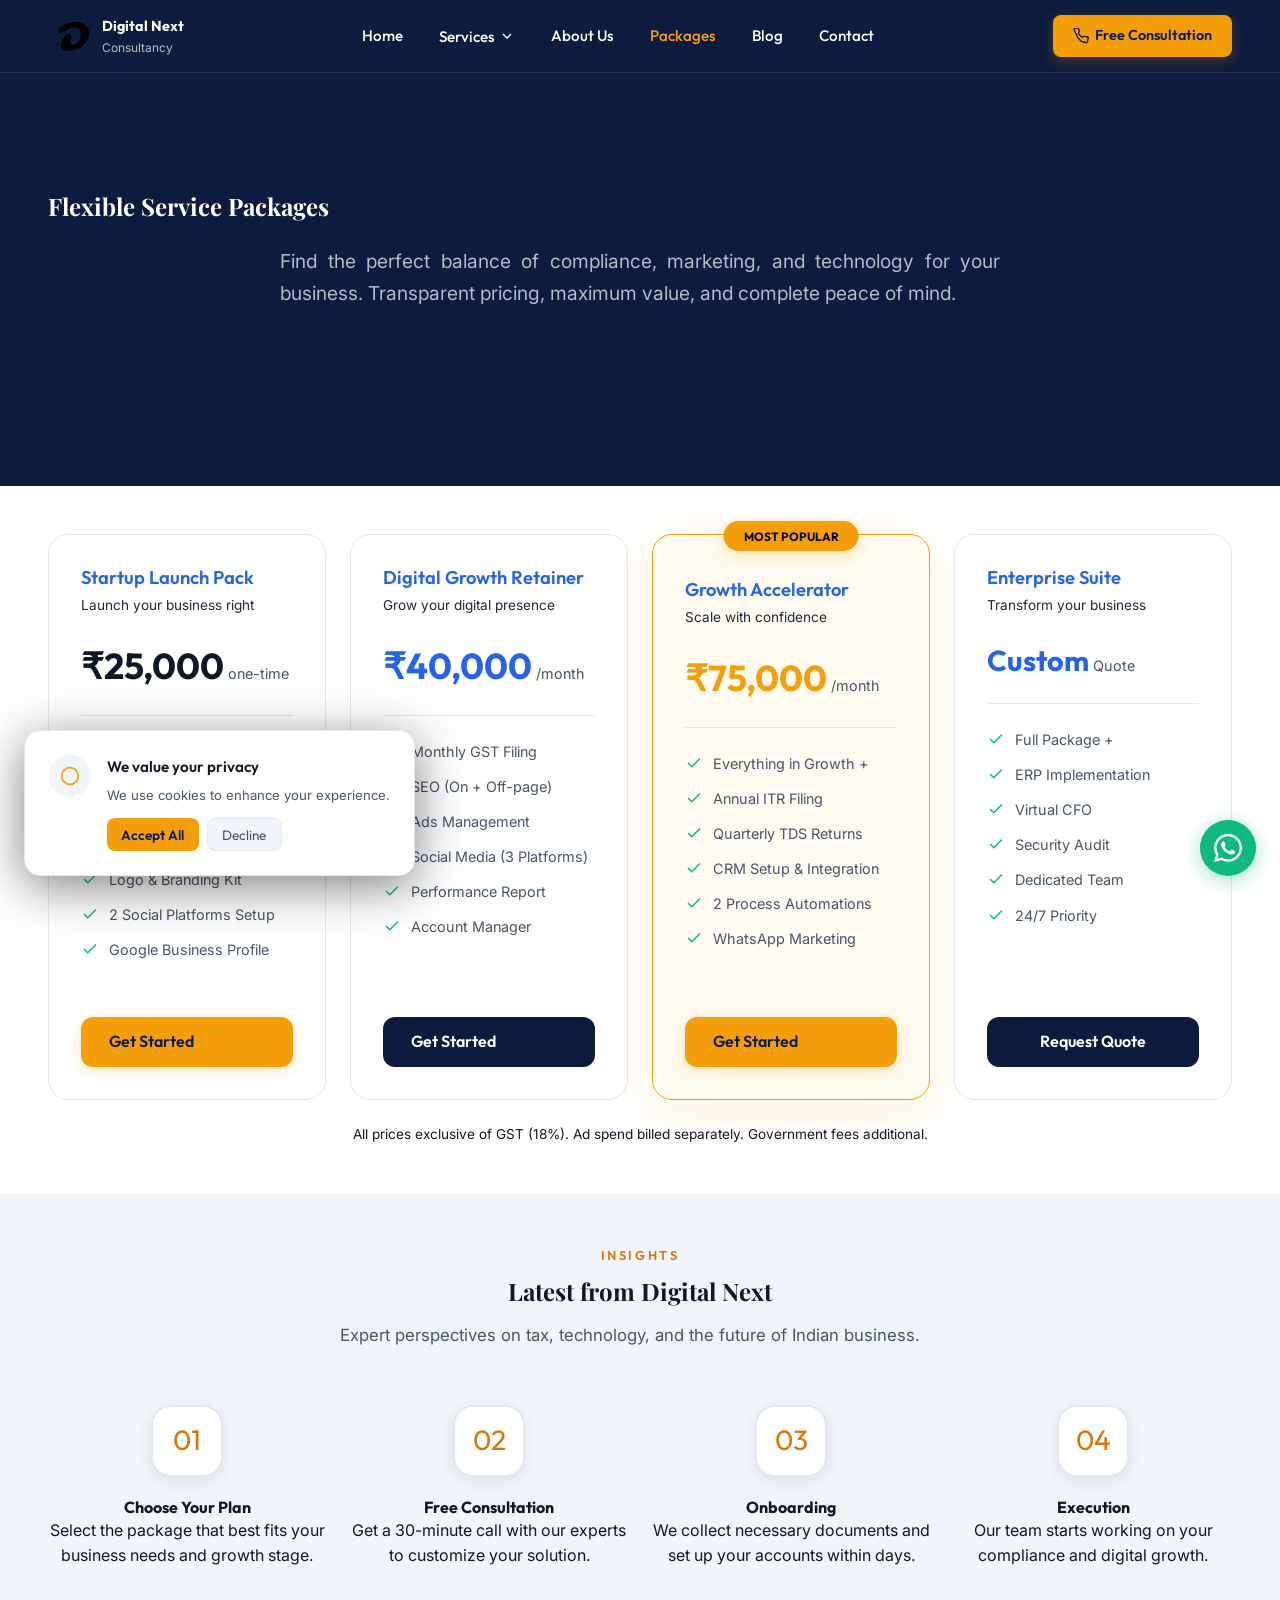
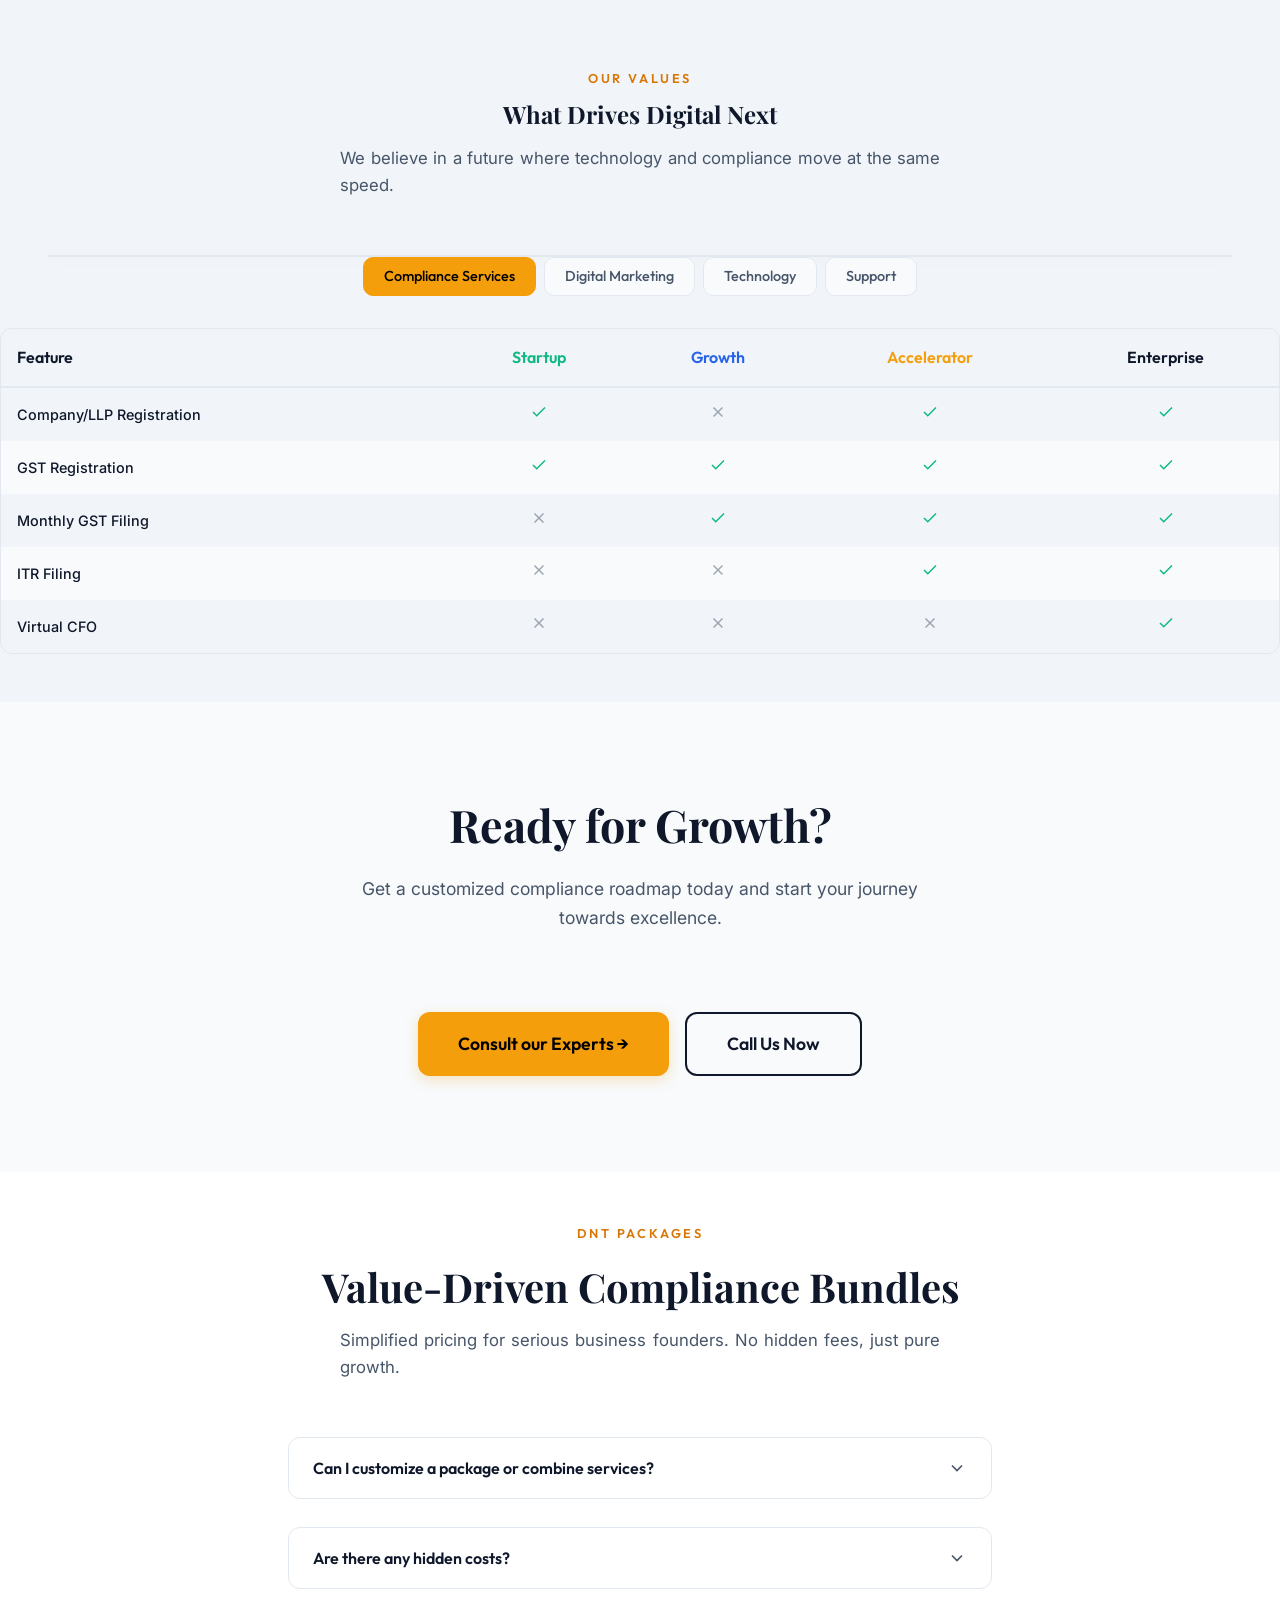
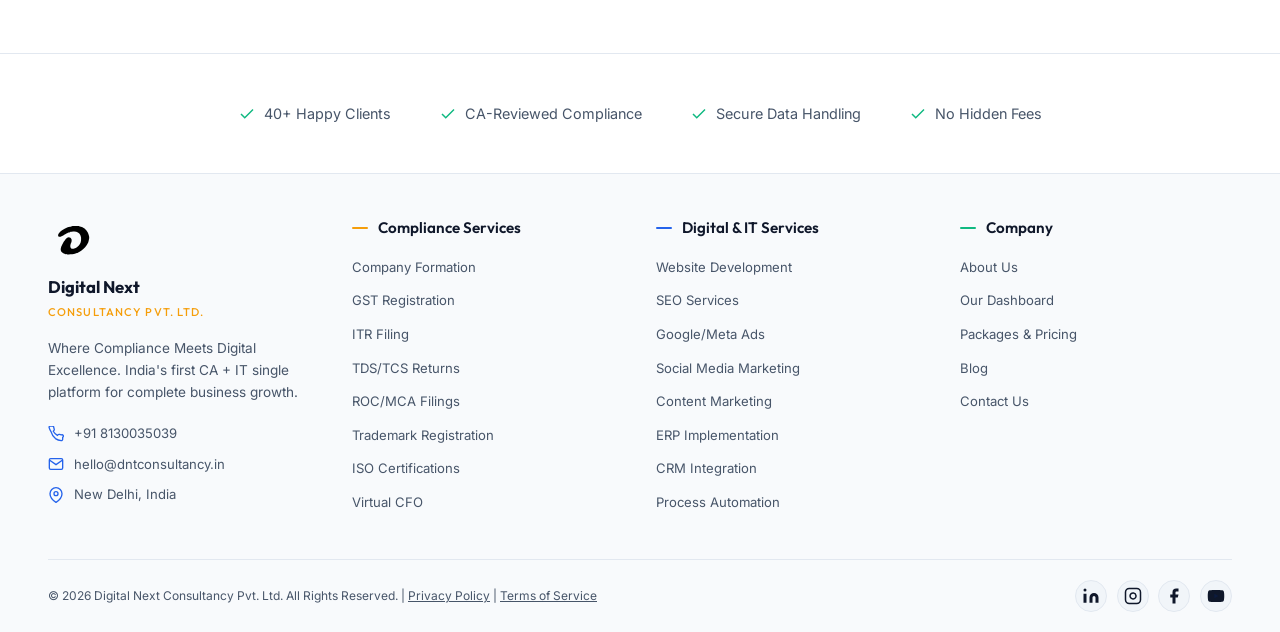
<file: packages.html>
<!DOCTYPE html>
<html lang="en">
<head>
  <meta charset="UTF-8" />
  <meta name="viewport" content="width=device-width, initial-scale=1.0" />
  <title>Packages & Pricing | Digital Next Consultancy</title>
  <meta name="description" content="Transparent pricing for company registration, GST compliance, digital marketing and IT services. Choose from Startup, Growth, Accelerator or Enterprise plans." />
  <link rel="stylesheet" href="style.css" />
</head>
<body>
<div id="scroll-progress"></div>
<nav id="main-nav" aria-label="Main Navigation">
  <div class="container">
    <div class="nav-inner">
      <a href="index.html" class="nav-logo">
        <div class="nav-logo-icon"><img src="assets/logo.svg" alt="DNT Logo"></div>
        <div class="nav-logo-text">
          <span class="nav-logo-name">Digital Next</span>
          <span class="nav-logo-sub">Consultancy</span>
        </div>
      </a>

      <div class="nav-links">
        <a href="index.html" class="nav-link" data-path="/index.html">Home</a>
        <div class="nav-services-wrap">
          <button class="nav-services-btn">
            Services
            <svg width="16" height="16" viewBox="0 0 24 24" fill="none" stroke="currentColor" stroke-width="2"><polyline points="6 9 12 15 18 9"/></svg>
          </button>
          <div class="services-dropdown">
            <div class="services-dropdown-grid">
              <div class="services-col gold">
                <a href="services/compliance.html" class="services-col-title">
                  <svg width="18" height="18" viewBox="0 0 24 24" fill="none" stroke="currentColor" stroke-width="2"><path d="M12 22s8-4 8-10V5l-8-3-8 3v7c0 6 8 10 8 10z"/></svg>
                  Statutory & Compliance
                </a>
                <ul>
                  <li><a href="services/compliance.html#formation">Company Formation</a></li>
                  <li><a href="services/compliance.html#gst">GST Registration & Filing</a></li>
                  <li><a href="services/itr-filing.html">ITR Filing</a></li>
                  <li><a href="services/compliance.html#tds">TDS/TCS Filing</a></li>
                  <li><a href="services/compliance.html#roc">ROC/MCA Filings</a></li>
                </ul>
              </div>
              <div class="services-col blue">
                <a href="services/digital-marketing.html" class="services-col-title">
                  <svg width="18" height="18" viewBox="0 0 24 24" fill="none" stroke="currentColor" stroke-width="2"><line x1="18" y1="20" x2="18" y2="10"/><line x1="12" y1="20" x2="12" y2="4"/><line x1="6" y1="20" x2="6" y2="14"/></svg>
                  Digital Marketing
                </a>
                <ul>
                  <li><a href="services/digital-marketing.html#web">Website Development</a></li>
                  <li><a href="services/digital-marketing.html#seo">SEO Services</a></li>
                  <li><a href="services/digital-marketing.html#ads">Paid Advertising</a></li>
                  <li><a href="services/digital-marketing.html#smm">Social Media Marketing</a></li>
                  <li><a href="services/digital-marketing.html#content">Content Marketing</a></li>
                </ul>
              </div>
              <div class="services-col green">
                <a href="services/technology.html" class="services-col-title">
                  <svg width="18" height="18" viewBox="0 0 24 24" fill="none" stroke="currentColor" stroke-width="2"><rect x="4" y="4" width="16" height="16" rx="2"/><rect x="9" y="9" width="6" height="6"/><line x1="9" y1="2" x2="9" y2="4"/><line x1="15" y1="2" x2="15" y2="4"/><line x1="9" y1="20" x2="9" y2="22"/><line x1="15" y1="20" x2="15" y2="22"/><line x1="20" y1="9" x2="22" y2="9"/><line x1="20" y1="14" x2="22" y2="14"/><line x1="2" y1="9" x2="4" y2="9"/><line x1="2" y1="14" x2="4" y2="14"/></svg>
                  IT & Technology
                </a>
                <ul>
                  <li><a href="services/technology.html#erp">ERP Implementation</a></li>
                  <li><a href="services/technology.html#crm">CRM Integration</a></li>
                  <li><a href="services/technology.html#automation">Process Automation</a></li>
                  <li><a href="services/technology.html#dashboard">AI Compliance Dashboard</a></li>
                  <li><a href="services/technology.html#cloud">Cloud Migration</a></li>
                </ul>
              </div>
            </div>
            <div class="services-dropdown-footer">
              <a href="dashboard.html">Explore Our AI Compliance Dashboard</a>
              <span>→</span>
            </div>
          </div>
        </div>
        <a href="about.html" class="nav-link" data-path="/about.html">About Us</a>
        <a href="packages.html" class="nav-link" data-path="/packages.html">Packages</a>
        <a href="blog.html" class="nav-link" data-path="/blog.html">Blog</a>
        <a href="contact.html" class="nav-link" data-path="/contact.html">Contact</a>
        </div>

      <a href="contact.html" class="nav-cta-btn">
        <svg width="16" height="16" viewBox="0 0 24 24" fill="none" stroke="currentColor" stroke-width="2"><path d="M22 16.92v3a2 2 0 01-2.18 2 19.79 19.79 0 01-8.63-3.07A19.5 19.5 0 014.69 8.81 19.79 19.79 0 011.61 2.18 2 2 0 013.6 0h3a2 2 0 012 1.72 12.84 12.84 0 00.7 2.81 2 2 0 01-.45 2.11L7.91 7.91a16 16 0 006.18 6.18l.95-.95a2 2 0 012.11-.45 12.84 12.84 0 002.81.7A2 2 0 0122 16.92z"/></svg>
        Free Consultation
      </a>

      <button class="mobile-menu-btn" id="mobile-menu-btn" aria-label="Toggle menu">
        <svg id="menu-icon-open" width="24" height="24" viewBox="0 0 24 24" fill="none" stroke="currentColor" stroke-width="2"><line x1="3" y1="6" x2="21" y2="6"/><line x1="3" y1="12" x2="21" y2="12"/><line x1="3" y1="18" x2="21" y2="18"/></svg>
        <svg id="menu-icon-close" width="24" height="24" viewBox="0 0 24 24" fill="none" stroke="currentColor" stroke-width="2" class="hidden"><line x1="18" y1="6" x2="6" y2="18"/><line x1="6" y1="6" x2="18" y2="18"/></svg>
      </button>
    </div>
  </div>

  <div id="mobile-menu">
    <a href="index.html" class="mobile-nav-link">Home</a>
    <button class="mobile-services-btn" id="mobile-services-btn">
      Services
      <svg width="16" height="16" viewBox="0 0 24 24" fill="none" stroke="currentColor" stroke-width="2"><polyline points="6 9 12 15 18 9"/></svg>
    </button>
    <div id="mobile-services-sub">
      <a href="services/compliance.html" class="mobile-sub-link">Statutory & Compliance</a>
      <a href="services/digital-marketing.html" class="mobile-sub-link">Digital Marketing</a>
      <a href="services/technology.html" class="mobile-sub-link">IT & Technology</a>
    </div>
    <a href="about.html" class="mobile-nav-link">About Us</a>
    <a href="packages.html" class="mobile-nav-link">Packages</a>
    <a href="blog.html" class="mobile-nav-link">Blog</a>
    <a href="contact.html" class="mobile-nav-link">Contact</a>
    <a href="contact.html" class="mobile-cta-btn">Get Free Consultation</a>
  </div>
</nav>

<!-- HERO -->
<section class="page-hero">
  <div class="silk-overlay"></div>
  <div class="container relative z-3">
    <div class="hero-content">
      <h1 class="gradient-text reveal">Flexible Service Packages</h1>
      <p class="hero-sub reveal">Find the perfect balance of compliance, marketing, and technology for your business. Transparent pricing, maximum value, and complete peace of mind.</p>
    </div>
  </div>
</section>

<!-- PACKAGES GRID -->
<section class="section" class="bg-light">
  <div class="container">
    <div class="grid-4 animate-stagger">
      <!-- Startup -->
      <div class="pricing-card tilt-card reveal reveal-delay-1">
        <div class="pricing-body">
          <h3 class="font-heading card-title" style="font-size:1.15rem">Startup Launch Pack</h3>
          <p class="card-text" style="font-size:.85rem;margin:.4rem 0 1.25rem">Launch your business right</p>
          <div style="border-bottom:1px solid var(--border);padding-bottom:1.25rem;margin-bottom:1.25rem">
            <span class="price-amount" style="color:var(--text-primary)">₹25,000</span><span class="price-period">one-time</span>
          </div>
          <ul class="pricing-features">
            <li class="pricing-feature"><svg class="table-yes" width="18" height="18" viewBox="0 0 24 24" fill="none" stroke="currentColor" stroke-width="2"><polyline points="20 6 9 17 4 12"/></svg>Company/LLP/OPC Registration</li>
            <li class="pricing-feature"><svg class="table-yes" width="18" height="18" viewBox="0 0 24 24" fill="none" stroke="currentColor" stroke-width="2"><polyline points="20 6 9 17 4 12"/></svg>GST Registration</li>
            <li class="pricing-feature"><svg class="table-yes" width="18" height="18" viewBox="0 0 24 24" fill="none" stroke="currentColor" stroke-width="2"><polyline points="20 6 9 17 4 12"/></svg>Professional Static Website</li>
            <li class="pricing-feature"><svg class="table-yes" width="18" height="18" viewBox="0 0 24 24" fill="none" stroke="currentColor" stroke-width="2"><polyline points="20 6 9 17 4 12"/></svg>Logo &amp; Branding Kit</li>
            <li class="pricing-feature"><svg class="table-yes" width="18" height="18" viewBox="0 0 24 24" fill="none" stroke="currentColor" stroke-width="2"><polyline points="20 6 9 17 4 12"/></svg>2 Social Platforms Setup</li>
            <li class="pricing-feature"><svg class="table-yes" width="18" height="18" viewBox="0 0 24 24" fill="none" stroke="currentColor" stroke-width="2"><polyline points="20 6 9 17 4 12"/></svg>Google Business Profile</li>
          </ul>
        </div>
        <div class="pricing-cta"><a href="contact.html" class="btn btn-gold btn-magnetic" style="width:100%;justify-content:center">Get Started</a></div>
      </div>
      <!-- Growth -->
      <div class="pricing-card tilt-card reveal reveal-delay-2">
        <div class="pricing-body">
          <h3 class="font-heading card-title" style="font-size:1.15rem">Digital Growth Retainer</h3>
          <p class="card-text" style="font-size:.85rem;margin:.4rem 0 1.25rem">Grow your digital presence</p>
          <div style="border-bottom:1px solid var(--border);padding-bottom:1.25rem;margin-bottom:1.25rem">
            <span class="price-amount" style="color:var(--card-title)">₹40,000</span><span class="price-period">/month</span>
          </div>
          <ul class="pricing-features">
            <li class="pricing-feature"><svg class="table-yes" width="18" height="18" viewBox="0 0 24 24" fill="none" stroke="currentColor" stroke-width="2"><polyline points="20 6 9 17 4 12"/></svg>Monthly GST Filing</li>
            <li class="pricing-feature"><svg class="table-yes" width="18" height="18" viewBox="0 0 24 24" fill="none" stroke="currentColor" stroke-width="2"><polyline points="20 6 9 17 4 12"/></svg>SEO (On + Off-page)</li>
            <li class="pricing-feature"><svg class="table-yes" width="18" height="18" viewBox="0 0 24 24" fill="none" stroke="currentColor" stroke-width="2"><polyline points="20 6 9 17 4 12"/></svg>Ads Management</li>
            <li class="pricing-feature"><svg class="table-yes" width="18" height="18" viewBox="0 0 24 24" fill="none" stroke="currentColor" stroke-width="2"><polyline points="20 6 9 17 4 12"/></svg>Social Media (3 Platforms)</li>
            <li class="pricing-feature"><svg class="table-yes" width="18" height="18" viewBox="0 0 24 24" fill="none" stroke="currentColor" stroke-width="2"><polyline points="20 6 9 17 4 12"/></svg>Performance Report</li>
            <li class="pricing-feature"><svg class="table-yes" width="18" height="18" viewBox="0 0 24 24" fill="none" stroke="currentColor" stroke-width="2"><polyline points="20 6 9 17 4 12"/></svg>Account Manager</li>
          </ul>
        </div>
        <div class="pricing-cta"><a href="contact.html" class="btn btn-navy btn-magnetic" style="width:100%;justify-content:center">Get Started</a></div>
      </div>
      <!-- Accelerator (Popular) -->
      <div class="pricing-card popular tilt-card reveal reveal-delay-3">
        <div class="pricing-badge">MOST POPULAR</div>
        <div class="pricing-body">
          <h3 class="font-heading card-title" style="font-size:1.15rem">Growth Accelerator</h3>
          <p class="card-text" style="font-size:.85rem;margin:.4rem 0 1.25rem">Scale with confidence</p>
          <div style="border-bottom:1px solid var(--border);padding-bottom:1.25rem;margin-bottom:1.25rem">
            <span class="price-amount" style="color:var(--gold)">₹75,000</span><span class="price-period">/month</span>
          </div>
          <ul class="pricing-features">
            <li class="pricing-feature"><svg class="table-yes" width="18" height="18" viewBox="0 0 24 24" fill="none" stroke="currentColor" stroke-width="2"><polyline points="20 6 9 17 4 12"/></svg>Everything in Growth +</li>
            <li class="pricing-feature"><svg class="table-yes" width="18" height="18" viewBox="0 0 24 24" fill="none" stroke="currentColor" stroke-width="2"><polyline points="20 6 9 17 4 12"/></svg>Annual ITR Filing</li>
            <li class="pricing-feature"><svg class="table-yes" width="18" height="18" viewBox="0 0 24 24" fill="none" stroke="currentColor" stroke-width="2"><polyline points="20 6 9 17 4 12"/></svg>Quarterly TDS Returns</li>
            <li class="pricing-feature"><svg class="table-yes" width="18" height="18" viewBox="0 0 24 24" fill="none" stroke="currentColor" stroke-width="2"><polyline points="20 6 9 17 4 12"/></svg>CRM Setup &amp; Integration</li>
            <li class="pricing-feature"><svg class="table-yes" width="18" height="18" viewBox="0 0 24 24" fill="none" stroke="currentColor" stroke-width="2"><polyline points="20 6 9 17 4 12"/></svg>2 Process Automations</li>
            <li class="pricing-feature"><svg class="table-yes" width="18" height="18" viewBox="0 0 24 24" fill="none" stroke="currentColor" stroke-width="2"><polyline points="20 6 9 17 4 12"/></svg>WhatsApp Marketing</li>
          </ul>
        </div>
        <div class="pricing-cta"><a href="contact.html" class="btn btn-gold btn-magnetic" style="width:100%;justify-content:center">Get Started</a></div>
      </div>
      <!-- Enterprise -->
      <div class="pricing-card tilt-card reveal reveal-delay-4">
        <div class="pricing-body">
          <h3 class="font-heading card-title" style="font-size:1.15rem">Enterprise Suite</h3>
          <p class="card-text" style="font-size:.85rem;margin:.4rem 0 1.25rem">Transform your business</p>
          <div style="border-bottom:1px solid var(--border);padding-bottom:1.25rem;margin-bottom:1.25rem">
            <span class="price-amount" style="font-size:1.8rem;color:var(--card-title)">Custom</span><span class="price-period">Quote</span>
          </div>
          <ul class="pricing-features">
            <li class="pricing-feature"><svg class="table-yes" width="18" height="18" viewBox="0 0 24 24" fill="none" stroke="currentColor" stroke-width="2"><polyline points="20 6 9 17 4 12"/></svg>Full Package +</li>
            <li class="pricing-feature"><svg class="table-yes" width="18" height="18" viewBox="0 0 24 24" fill="none" stroke="currentColor" stroke-width="2"><polyline points="20 6 9 17 4 12"/></svg>ERP Implementation</li>
            <li class="pricing-feature"><svg class="table-yes" width="18" height="18" viewBox="0 0 24 24" fill="none" stroke="currentColor" stroke-width="2"><polyline points="20 6 9 17 4 12"/></svg>Virtual CFO</li>
            <li class="pricing-feature"><svg class="table-yes" width="18" height="18" viewBox="0 0 24 24" fill="none" stroke="currentColor" stroke-width="2"><polyline points="20 6 9 17 4 12"/></svg>Security Audit</li>
            <li class="pricing-feature"><svg class="table-yes" width="18" height="18" viewBox="0 0 24 24" fill="none" stroke="currentColor" stroke-width="2"><polyline points="20 6 9 17 4 12"/></svg>Dedicated Team</li>
            <li class="pricing-feature"><svg class="table-yes" width="18" height="18" viewBox="0 0 24 24" fill="none" stroke="currentColor" stroke-width="2"><polyline points="20 6 9 17 4 12"/></svg>24/7 Priority</li>
          </ul>
        </div>
        <div class="pricing-cta"><a href="contact.html" class="btn btn-navy" style="width:100%;justify-content:center">Request Quote</a></div>
      </div>
    </div>
    <p class="text-center" style="margin-top:1.5rem;font-size:.85rem">All prices exclusive of GST (18%). Ad spend billed separately. Government fees additional.</p>
  </div>
</section>

<!-- PRICING PLANS -->
<section class="section bg-light" id="plans">
  <div class="container">
    <div class="section-heading reveal">
      <span class="overline">Insights</span>
      <h2 class="section-title">Latest from Digital Next</h2>
      <p class="section-subtitle">Expert perspectives on tax, technology, and the future of Indian business.</p>
    </div>
    <div class="grid-4 animate-stagger">
      <div class="process-step reveal reveal-delay-1"><div class="process-num">01</div><h4 class="font-heading">Choose Your Plan</h4><p>Select the package that best fits your business needs and growth stage.</p></div>
      <div class="process-step reveal reveal-delay-2"><div class="process-num">02</div><h4 class="font-heading">Free Consultation</h4><p>Get a 30-minute call with our experts to customize your solution.</p></div>
      <div class="process-step reveal reveal-delay-3"><div class="process-num">03</div><h4 class="font-heading">Onboarding</h4><p>We collect necessary documents and set up your accounts within days.</p></div>
      <div class="process-step reveal reveal-delay-4"><div class="process-num">04</div><h4 class="font-heading">Execution</h4><p>Our team starts working on your compliance and digital growth.</p></div>
    </div>
  </div>
</section>

<!-- COMPARISON -->
<section class="section bg-light" id="compare">
  <div class="container">
    <div class="section-heading reveal">
      <span class="overline">Our Values</span>
      <h2 class="section-title">What Drives Digital Next</h2>
      <p class="section-subtitle">We believe in a future where technology and compliance move at the same speed.</p>
    </div>
      <!-- Package 1 -->
      <div class="card reveal">
        <!-- Content -->
      </div>
    </div>
    <div class="reveal tabs-wrapper">
      <div class="tabs-nav">
        <button class="tab-btn active" data-tab="compliance">Compliance Services</button>
        <button class="tab-btn" data-tab="digital">Digital Marketing</button>
        <button class="tab-btn" data-tab="tech">Technology</button>
        <button class="tab-btn" data-tab="support">Support</button>
      </div>
      <div data-tab-content="compliance" class="tab-content active">
        <div class="table-wrap"><table class="comparison-table">
          <thead><tr><th>Feature</th><th style="color:#10B981">Startup</th><th style="color:#2563EB">Growth</th><th style="color:#F59E0B">Accelerator</th><th style="color:#0D1B3E">Enterprise</th></tr></thead>
          <tbody>
            <tr><td>Company/LLP Registration</td><td><svg class="table-yes" width="18" height="18" viewBox="0 0 24 24" fill="none" stroke="currentColor" stroke-width="2"><polyline points="20 6 9 17 4 12"/></svg></td><td><svg class="table-no" width="18" height="18" viewBox="0 0 24 24" fill="none" stroke="currentColor" stroke-width="2"><line x1="18" y1="6" x2="6" y2="18"/><line x1="6" y1="6" x2="18" y2="18"/></svg></td><td><svg class="table-yes" width="18" height="18" viewBox="0 0 24 24" fill="none" stroke="currentColor" stroke-width="2"><polyline points="20 6 9 17 4 12"/></svg></td><td><svg class="table-yes" width="18" height="18" viewBox="0 0 24 24" fill="none" stroke="currentColor" stroke-width="2"><polyline points="20 6 9 17 4 12"/></svg></td></tr>
            <tr><td>GST Registration</td><td><svg class="table-yes" width="18" height="18" viewBox="0 0 24 24" fill="none" stroke="currentColor" stroke-width="2"><polyline points="20 6 9 17 4 12"/></svg></td><td><svg class="table-yes" width="18" height="18" viewBox="0 0 24 24" fill="none" stroke="currentColor" stroke-width="2"><polyline points="20 6 9 17 4 12"/></svg></td><td><svg class="table-yes" width="18" height="18" viewBox="0 0 24 24" fill="none" stroke="currentColor" stroke-width="2"><polyline points="20 6 9 17 4 12"/></svg></td><td><svg class="table-yes" width="18" height="18" viewBox="0 0 24 24" fill="none" stroke="currentColor" stroke-width="2"><polyline points="20 6 9 17 4 12"/></svg></td></tr>
            <tr><td>Monthly GST Filing</td><td><svg class="table-no" width="18" height="18" viewBox="0 0 24 24" fill="none" stroke="currentColor" stroke-width="2"><line x1="18" y1="6" x2="6" y2="18"/><line x1="6" y1="6" x2="18" y2="18"/></svg></td><td><svg class="table-yes" width="18" height="18" viewBox="0 0 24 24" fill="none" stroke="currentColor" stroke-width="2"><polyline points="20 6 9 17 4 12"/></svg></td><td><svg class="table-yes" width="18" height="18" viewBox="0 0 24 24" fill="none" stroke="currentColor" stroke-width="2"><polyline points="20 6 9 17 4 12"/></svg></td><td><svg class="table-yes" width="18" height="18" viewBox="0 0 24 24" fill="none" stroke="currentColor" stroke-width="2"><polyline points="20 6 9 17 4 12"/></svg></td></tr>
            <tr><td>ITR Filing</td><td><svg class="table-no" width="18" height="18" viewBox="0 0 24 24" fill="none" stroke="currentColor" stroke-width="2"><line x1="18" y1="6" x2="6" y2="18"/><line x1="6" y1="6" x2="18" y2="18"/></svg></td><td><svg class="table-no" width="18" height="18" viewBox="0 0 24 24" fill="none" stroke="currentColor" stroke-width="2"><line x1="18" y1="6" x2="6" y2="18"/><line x1="6" y1="6" x2="18" y2="18"/></svg></td><td><svg class="table-yes" width="18" height="18" viewBox="0 0 24 24" fill="none" stroke="currentColor" stroke-width="2"><polyline points="20 6 9 17 4 12"/></svg></td><td><svg class="table-yes" width="18" height="18" viewBox="0 0 24 24" fill="none" stroke="currentColor" stroke-width="2"><polyline points="20 6 9 17 4 12"/></svg></td></tr>
            <tr><td>Virtual CFO</td><td><svg class="table-no" width="18" height="18" viewBox="0 0 24 24" fill="none" stroke="currentColor" stroke-width="2"><line x1="18" y1="6" x2="6" y2="18"/><line x1="6" y1="6" x2="18" y2="18"/></svg></td><td><svg class="table-no" width="18" height="18" viewBox="0 0 24 24" fill="none" stroke="currentColor" stroke-width="2"><line x1="18" y1="6" x2="6" y2="18"/><line x1="6" y1="6" x2="18" y2="18"/></svg></td><td><svg class="table-no" width="18" height="18" viewBox="0 0 24 24" fill="none" stroke="currentColor" stroke-width="2"><line x1="18" y1="6" x2="6" y2="18"/><line x1="6" y1="6" x2="18" y2="18"/></svg></td><td><svg class="table-yes" width="18" height="18" viewBox="0 0 24 24" fill="none" stroke="currentColor" stroke-width="2"><polyline points="20 6 9 17 4 12"/></svg></td></tr>
          </tbody>
        </table></div>
      </div>
      <div data-tab-content="digital" class="tab-content">
        <div class="table-wrap"><table class="comparison-table">
          <thead><tr><th>Feature</th><th style="color:#10B981">Startup</th><th style="color:#2563EB">Growth</th><th style="color:#F59E0B">Accelerator</th><th style="color:#0D1B3E">Enterprise</th></tr></thead>
          <tbody>
            <tr><td>Website</td><td>Static (5 pages)</td><td><svg class="table-no" width="18" height="18" viewBox="0 0 24 24" fill="none" stroke="currentColor" stroke-width="2"><line x1="18" y1="6" x2="6" y2="18"/><line x1="6" y1="6" x2="18" y2="18"/></svg></td><td>Dynamic</td><td>Custom</td></tr>
            <tr><td>SEO Services</td><td><svg class="table-no" width="18" height="18" viewBox="0 0 24 24" fill="none" stroke="currentColor" stroke-width="2"><line x1="18" y1="6" x2="6" y2="18"/><line x1="6" y1="6" x2="18" y2="18"/></svg></td><td><svg class="table-yes" width="18" height="18" viewBox="0 0 24 24" fill="none" stroke="currentColor" stroke-width="2"><polyline points="20 6 9 17 4 12"/></svg></td><td><svg class="table-yes" width="18" height="18" viewBox="0 0 24 24" fill="none" stroke="currentColor" stroke-width="2"><polyline points="20 6 9 17 4 12"/></svg></td><td><svg class="table-yes" width="18" height="18" viewBox="0 0 24 24" fill="none" stroke="currentColor" stroke-width="2"><polyline points="20 6 9 17 4 12"/></svg></td></tr>
            <tr><td>Google &amp; Meta Ads</td><td><svg class="table-no" width="18" height="18" viewBox="0 0 24 24" fill="none" stroke="currentColor" stroke-width="2"><line x1="18" y1="6" x2="6" y2="18"/><line x1="6" y1="6" x2="18" y2="18"/></svg></td><td><svg class="table-yes" width="18" height="18" viewBox="0 0 24 24" fill="none" stroke="currentColor" stroke-width="2"><polyline points="20 6 9 17 4 12"/></svg></td><td><svg class="table-yes" width="18" height="18" viewBox="0 0 24 24" fill="none" stroke="currentColor" stroke-width="2"><polyline points="20 6 9 17 4 12"/></svg></td><td><svg class="table-yes" width="18" height="18" viewBox="0 0 24 24" fill="none" stroke="currentColor" stroke-width="2"><polyline points="20 6 9 17 4 12"/></svg></td></tr>
            <tr><td>Social Media Mgmt</td><td>2 Platforms</td><td>3 Platforms</td><td>4 Platforms</td><td>All Platforms</td></tr>
            <tr><td>Content Marketing</td><td><svg class="table-no" width="18" height="18" viewBox="0 0 24 24" fill="none" stroke="currentColor" stroke-width="2"><line x1="18" y1="6" x2="6" y2="18"/><line x1="6" y1="6" x2="18" y2="18"/></svg></td><td>4 Posts/mo</td><td>8 Posts/mo</td><td>Unlimited</td></tr>
          </tbody>
        </table></div>
      </div>
      <div data-tab-content="tech" class="tab-content">
        <div class="table-wrap"><table class="comparison-table">
          <thead><tr><th>Feature</th><th style="color:#10B981">Startup</th><th style="color:#2563EB">Growth</th><th style="color:#F59E0B">Accelerator</th><th style="color:#0D1B3E">Enterprise</th></tr></thead>
          <tbody>
            <tr><td>CRM Setup</td><td><svg class="table-no" width="18" height="18" viewBox="0 0 24 24" fill="none" stroke="currentColor" stroke-width="2"><line x1="18" y1="6" x2="6" y2="18"/><line x1="6" y1="6" x2="18" y2="18"/></svg></td><td><svg class="table-no" width="18" height="18" viewBox="0 0 24 24" fill="none" stroke="currentColor" stroke-width="2"><line x1="18" y1="6" x2="6" y2="18"/><line x1="6" y1="6" x2="18" y2="18"/></svg></td><td><svg class="table-yes" width="18" height="18" viewBox="0 0 24 24" fill="none" stroke="currentColor" stroke-width="2"><polyline points="20 6 9 17 4 12"/></svg></td><td><svg class="table-yes" width="18" height="18" viewBox="0 0 24 24" fill="none" stroke="currentColor" stroke-width="2"><polyline points="20 6 9 17 4 12"/></svg></td></tr>
            <tr><td>Process Automation</td><td><svg class="table-no" width="18" height="18" viewBox="0 0 24 24" fill="none" stroke="currentColor" stroke-width="2"><line x1="18" y1="6" x2="6" y2="18"/><line x1="6" y1="6" x2="18" y2="18"/></svg></td><td><svg class="table-no" width="18" height="18" viewBox="0 0 24 24" fill="none" stroke="currentColor" stroke-width="2"><line x1="18" y1="6" x2="6" y2="18"/><line x1="6" y1="6" x2="18" y2="18"/></svg></td><td>2 Workflows</td><td>Unlimited</td></tr>
            <tr><td>ERP Implementation</td><td><svg class="table-no" width="18" height="18" viewBox="0 0 24 24" fill="none" stroke="currentColor" stroke-width="2"><line x1="18" y1="6" x2="6" y2="18"/><line x1="6" y1="6" x2="18" y2="18"/></svg></td><td><svg class="table-no" width="18" height="18" viewBox="0 0 24 24" fill="none" stroke="currentColor" stroke-width="2"><line x1="18" y1="6" x2="6" y2="18"/><line x1="6" y1="6" x2="18" y2="18"/></svg></td><td><svg class="table-no" width="18" height="18" viewBox="0 0 24 24" fill="none" stroke="currentColor" stroke-width="2"><line x1="18" y1="6" x2="6" y2="18"/><line x1="6" y1="6" x2="18" y2="18"/></svg></td><td><svg class="table-yes" width="18" height="18" viewBox="0 0 24 24" fill="none" stroke="currentColor" stroke-width="2"><polyline points="20 6 9 17 4 12"/></svg></td></tr>
            <tr><td>AI Dashboard</td><td><svg class="table-no" width="18" height="18" viewBox="0 0 24 24" fill="none" stroke="currentColor" stroke-width="2"><line x1="18" y1="6" x2="6" y2="18"/><line x1="6" y1="6" x2="18" y2="18"/></svg></td><td><svg class="table-no" width="18" height="18" viewBox="0 0 24 24" fill="none" stroke="currentColor" stroke-width="2"><line x1="18" y1="6" x2="6" y2="18"/><line x1="6" y1="6" x2="18" y2="18"/></svg></td><td><svg class="table-yes" width="18" height="18" viewBox="0 0 24 24" fill="none" stroke="currentColor" stroke-width="2"><polyline points="20 6 9 17 4 12"/></svg></td><td><svg class="table-yes" width="18" height="18" viewBox="0 0 24 24" fill="none" stroke="currentColor" stroke-width="2"><polyline points="20 6 9 17 4 12"/></svg></td></tr>
            <tr><td>Cloud Migration</td><td><svg class="table-no" width="18" height="18" viewBox="0 0 24 24" fill="none" stroke="currentColor" stroke-width="2"><line x1="18" y1="6" x2="6" y2="18"/><line x1="6" y1="6" x2="18" y2="18"/></svg></td><td><svg class="table-no" width="18" height="18" viewBox="0 0 24 24" fill="none" stroke="currentColor" stroke-width="2"><line x1="18" y1="6" x2="6" y2="18"/><line x1="6" y1="6" x2="18" y2="18"/></svg></td><td><svg class="table-no" width="18" height="18" viewBox="0 0 24 24" fill="none" stroke="currentColor" stroke-width="2"><line x1="18" y1="6" x2="6" y2="18"/><line x1="6" y1="6" x2="18" y2="18"/></svg></td><td><svg class="table-yes" width="18" height="18" viewBox="0 0 24 24" fill="none" stroke="currentColor" stroke-width="2"><polyline points="20 6 9 17 4 12"/></svg></td></tr>
          </tbody>
        </table></div>
      </div>
      <div data-tab-content="support" class="tab-content">
        <div class="table-wrap"><table class="comparison-table">
          <thead><tr><th>Feature</th><th style="color:#10B981">Startup</th><th style="color:#2563EB">Growth</th><th style="color:#F59E0B">Accelerator</th><th style="color:#0D1B3E">Enterprise</th></tr></thead>
          <tbody>
            <tr><td>Email Support</td><td><svg class="table-yes" width="18" height="18" viewBox="0 0 24 24" fill="none" stroke="currentColor" stroke-width="2"><polyline points="20 6 9 17 4 12"/></svg></td><td><svg class="table-yes" width="18" height="18" viewBox="0 0 24 24" fill="none" stroke="currentColor" stroke-width="2"><polyline points="20 6 9 17 4 12"/></svg></td><td><svg class="table-yes" width="18" height="18" viewBox="0 0 24 24" fill="none" stroke="currentColor" stroke-width="2"><polyline points="20 6 9 17 4 12"/></svg></td><td><svg class="table-yes" width="18" height="18" viewBox="0 0 24 24" fill="none" stroke="currentColor" stroke-width="2"><polyline points="20 6 9 17 4 12"/></svg></td></tr>
            <tr><td>Dedicated Manager</td><td><svg class="table-no" width="18" height="18" viewBox="0 0 24 24" fill="none" stroke="currentColor" stroke-width="2"><line x1="18" y1="6" x2="6" y2="18"/><line x1="6" y1="6" x2="18" y2="18"/></svg></td><td><svg class="table-yes" width="18" height="18" viewBox="0 0 24 24" fill="none" stroke="currentColor" stroke-width="2"><polyline points="20 6 9 17 4 12"/></svg></td><td><svg class="table-yes" width="18" height="18" viewBox="0 0 24 24" fill="none" stroke="currentColor" stroke-width="2"><polyline points="20 6 9 17 4 12"/></svg></td><td><svg class="table-yes" width="18" height="18" viewBox="0 0 24 24" fill="none" stroke="currentColor" stroke-width="2"><polyline points="20 6 9 17 4 12"/></svg></td></tr>
            <tr><td>Priority Support</td><td><svg class="table-no" width="18" height="18" viewBox="0 0 24 24" fill="none" stroke="currentColor" stroke-width="2"><line x1="18" y1="6" x2="6" y2="18"/><line x1="6" y1="6" x2="18" y2="18"/></svg></td><td><svg class="table-no" width="18" height="18" viewBox="0 0 24 24" fill="none" stroke="currentColor" stroke-width="2"><line x1="18" y1="6" x2="6" y2="18"/><line x1="6" y1="6" x2="18" y2="18"/></svg></td><td><svg class="table-yes" width="18" height="18" viewBox="0 0 24 24" fill="none" stroke="currentColor" stroke-width="2"><polyline points="20 6 9 17 4 12"/></svg></td><td><svg class="table-yes" width="18" height="18" viewBox="0 0 24 24" fill="none" stroke="currentColor" stroke-width="2"><polyline points="20 6 9 17 4 12"/></svg></td></tr>
            <tr><td>24/7 Support</td><td><svg class="table-no" width="18" height="18" viewBox="0 0 24 24" fill="none" stroke="currentColor" stroke-width="2"><line x1="18" y1="6" x2="6" y2="18"/><line x1="6" y1="6" x2="18" y2="18"/></svg></td><td><svg class="table-no" width="18" height="18" viewBox="0 0 24 24" fill="none" stroke="currentColor" stroke-width="2"><line x1="18" y1="6" x2="6" y2="18"/><line x1="6" y1="6" x2="18" y2="18"/></svg></td><td><svg class="table-no" width="18" height="18" viewBox="0 0 24 24" fill="none" stroke="currentColor" stroke-width="2"><line x1="18" y1="6" x2="6" y2="18"/><line x1="6" y1="6" x2="18" y2="18"/></svg></td><td><svg class="table-yes" width="18" height="18" viewBox="0 0 24 24" fill="none" stroke="currentColor" stroke-width="2"><polyline points="20 6 9 17 4 12"/></svg></td></tr>
          </tbody>
        </table></div>
      </div>
    </div>
  </div>
</section>

<!-- ======================== FINAL CTA (LOCKED DARK) ======================== -->
<section class="cta-section">
  <div class="container">
    <div class="reveal">
      <h2 style="font-size:clamp(1.8rem,4vw,2.8rem)">Ready for Growth?</h2>
      <p style="font-size:1.1rem;margin:1.5rem auto 2.5rem;max-width:600px">Get a customized compliance roadmap today and start your journey towards excellence.</p>
      <div class="hero-btns">
        <a href="contact.html" class="btn btn-gold btn-lg">Consult our Experts →</a>
        <a href="tel:+918130035039" class="btn btn-outline btn-lg">Call Us Now</a>
      </div>
    </div>
  </div>
</section>

<!-- FAQ -->
<section class="section" class="bg-light">
  <div class="container" style="max-width:800px">
    <div class="section-heading reveal">
      <span class="overline">DNT Packages</span>
      <h2 class="section-title" style="font-size:clamp(1.8rem,4vw,2.5rem);margin-top:.5rem">Value-Driven Compliance Bundles</h2>
      <p class="section-subtitle">Simplified pricing for serious business founders. No hidden fees, just pure growth.</p>
    </div>
    <div class="accordion reveal">
      <div class="accordion-item" style="background:rgba(255,255,255,0.03);border:1px solid var(--glass-border);border-radius:12px;margin-bottom:1rem;overflow:hidden">
        <button class="accordion-trigger" style="color:var(--text-primary);padding:1.25rem 1.5rem">Can I customize a package or combine services?<svg width="20" height="20" viewBox="0 0 24 24" fill="none" stroke="currentColor" stroke-width="2"><polyline points="6 9 12 15 18 9"/></svg></button>
        <div class="accordion-body">
          <div class="accordion-body-inner" style="color:rgba(255,255,255,0.6);padding:0 1.5rem 1.25rem">Absolutely! Every business is unique. Contact us for a custom quote tailored to your specific requirements. We can mix and match services from different packages.</div>
        </div>
      </div>
      <div class="accordion-item" style="background:rgba(255,255,255,0.03);border:1px solid var(--glass-border);border-radius:12px;margin-bottom:1rem;overflow:hidden">
        <button class="accordion-trigger" style="color:var(--text-primary);padding:1.25rem 1.5rem">Are there any hidden costs?<svg width="20" height="20" viewBox="0 0 24 24" fill="none" stroke="currentColor" stroke-width="2"><polyline points="6 9 12 15 18 9"/></svg></button>
        <div class="accordion-body">
          <div class="accordion-body-inner" style="color:rgba(255,255,255,0.6);padding:0 1.5rem 1.25rem">No hidden costs. All prices are exclusive of GST (18%). For paid advertising packages, ad spend is billed separately based on actual consumption. Government fees for registrations are additional.</div>
        </div>
      </div>
    </div>
  </div>
</section>

<!-- TRUST BADGES -->
<section class="section-sm" style="border-top:1px solid var(--glass-border)">
  <div class="container"><div style="display:flex;flex-wrap:wrap;justify-content:center;gap:1.5rem 3rem">
    <div style="display:flex;align-items:center;gap:.5rem;color:var(--text-muted);font-size:.9rem"><svg class="table-yes" width="18" height="18" viewBox="0 0 24 24" fill="none" stroke="currentColor" stroke-width="2"><polyline points="20 6 9 17 4 12"/></svg>40+ Happy Clients</div>
    <div style="display:flex;align-items:center;gap:.5rem;color:var(--text-muted);font-size:.9rem"><svg class="table-yes" width="18" height="18" viewBox="0 0 24 24" fill="none" stroke="currentColor" stroke-width="2"><polyline points="20 6 9 17 4 12"/></svg>CA-Reviewed Compliance</div>
    <div style="display:flex;align-items:center;gap:.5rem;color:var(--text-muted);font-size:.9rem"><svg class="table-yes" width="18" height="18" viewBox="0 0 24 24" fill="none" stroke="currentColor" stroke-width="2"><polyline points="20 6 9 17 4 12"/></svg>Secure Data Handling</div>
    <div style="display:flex;align-items:center;gap:.5rem;color:var(--text-muted);font-size:.9rem"><svg class="table-yes" width="18" height="18" viewBox="0 0 24 24" fill="none" stroke="currentColor" stroke-width="2"><polyline points="20 6 9 17 4 12"/></svg>No Hidden Fees</div>
  </div></div>
</section>

<footer>
  <div class="container">
    <div class="footer-grid">
      <div>
        <div class="footer-logo-icon"><img src="assets/logo.svg" alt="DNT Logo"></div>
        <div style="font-family:'Outfit',sans-serif;font-weight:700;font-size:1.05rem;margin-bottom:0.2rem;color:var(--text-primary)">Digital Next</div>
        <div style="font-family:'Outfit',sans-serif;font-weight:500;font-size:0.7rem;color:var(--gold);text-transform:uppercase;letter-spacing:0.1em;margin-bottom:1rem">Consultancy Pvt. Ltd.</div>
        <p class="footer-desc">Where Compliance Meets Digital Excellence. India's first CA + IT single platform for complete business growth.</p>
        <a href="tel:+918130035039" class="footer-contact-item">
          <svg width="16" height="16" viewBox="0 0 24 24" fill="none" stroke="currentColor" stroke-width="2"><path d="M22 16.92v3a2 2 0 01-2.18 2 19.79 19.79 0 01-8.63-3.07A19.5 19.5 0 014.69 8.81 19.79 19.79 0 011.61 2.18 2 2 0 013.6 0h3a2 2 0 012 1.72 12.84 12.84 0 00.7 2.81 2 2 0 01-.45 2.11L7.91 7.91a16 16 0 006.18 6.18l.95-.95a2 2 0 012.11-.45 12.84 12.84 0 002.81.7A2 2 0 0122 16.92z"/></svg>
          +91 8130035039
        </a>
        <a href="mailto:hello@dntconsultancy.in" class="footer-contact-item">
          <svg width="16" height="16" viewBox="0 0 24 24" fill="none" stroke="currentColor" stroke-width="2"><path d="M4 4h16c1.1 0 2 .9 2 2v12c0 1.1-.9 2-2 2H4c-1.1 0-2-.9-2-2V6c0-1.1.9-2 2-2z"/><polyline points="22,6 12,13 2,6"/></svg>
          hello@dntconsultancy.in
        </a>
        <div class="footer-contact-item">
          <svg width="16" height="16" viewBox="0 0 24 24" fill="none" stroke="currentColor" stroke-width="2"><path d="M21 10c0 7-9 13-9 13s-9-6-9-13a9 9 0 0118 0z"/><circle cx="12" cy="10" r="3"/></svg>
          New Delhi, India
        </div>
      </div>
      <div>
        <h4 class="footer-col-title gold">Compliance Services</h4>
        <ul class="footer-links">
          <li><a href="services/compliance.html#formation">Company Formation</a></li>
          <li><a href="services/compliance.html#gst">GST Registration</a></li>
          <li><a href="services/compliance.html#itr">ITR Filing</a></li>
          <li><a href="services/compliance.html#tds">TDS/TCS Returns</a></li>
          <li><a href="services/compliance.html#roc">ROC/MCA Filings</a></li>
          <li><a href="services/compliance.html#trademark">Trademark Registration</a></li>
          <li><a href="services/compliance.html#iso">ISO Certifications</a></li>
          <li><a href="services/compliance.html#cfo">Virtual CFO</a></li>
        </ul>
      </div>
      <div>
        <h4 class="footer-col-title blue">Digital &amp; IT Services</h4>
        <ul class="footer-links blue">
          <li><a href="services/digital-marketing.html#web">Website Development</a></li>
          <li><a href="services/digital-marketing.html#seo">SEO Services</a></li>
          <li><a href="services/digital-marketing.html#ads">Google/Meta Ads</a></li>
          <li><a href="services/digital-marketing.html#smm">Social Media Marketing</a></li>
          <li><a href="services/digital-marketing.html#content">Content Marketing</a></li>
          <li><a href="services/technology.html#erp">ERP Implementation</a></li>
          <li><a href="services/technology.html#crm">CRM Integration</a></li>
          <li><a href="services/technology.html#automation">Process Automation</a></li>
        </ul>
      </div>
      <div>
        <h4 class="footer-col-title green">Company</h4>
        <ul class="footer-links green">
          <li><a href="about.html">About Us</a></li>
          <li><a href="dashboard.html">Our Dashboard</a></li>
          <li><a href="packages.html">Packages &amp; Pricing</a></li>
          <li><a href="blog.html">Blog</a></li>
          <li><a href="contact.html">Contact Us</a></li>
        </ul>
      </div>
    </div>
    <div class="footer-bottom">
      <p class="footer-copy">© 2026 Digital Next Consultancy Pvt. Ltd. All Rights Reserved. | <a href="privacy.html" style="color:inherit;text-decoration:underline">Privacy Policy</a> | <a href="terms.html" style="color:inherit;text-decoration:underline">Terms of Service</a></p>
      <div class="footer-socials">
        <a href="https://linkedin.com" target="_blank" rel="noopener" class="social-btn" aria-label="LinkedIn"><svg width="18" height="18" viewBox="0 0 24 24" fill="currentColor"><path d="M16 8a6 6 0 016 6v7h-4v-7a2 2 0 00-2-2 2 2 0 00-2 2v7h-4v-7a6 6 0 016-6zM2 9h4v12H2z"/><circle cx="4" cy="4" r="2"/></svg></a>
        <a href="https://instagram.com" target="_blank" rel="noopener" class="social-btn" aria-label="Instagram"><svg width="18" height="18" viewBox="0 0 24 24" fill="none" stroke="currentColor" stroke-width="2"><rect x="2" y="2" width="20" height="20" rx="5" ry="5"/><path d="M16 11.37A4 4 0 1112.63 8 4 4 0 0116 11.37z"/><line x1="17.5" y1="6.5" x2="17.51" y2="6.5"/></svg></a>
        <a href="https://facebook.com" target="_blank" rel="noopener" class="social-btn" aria-label="Facebook"><svg width="18" height="18" viewBox="0 0 24 24" fill="currentColor"><path d="M18 2h-3a5 5 0 00-5 5v3H7v4h3v8h4v-8h3l1-4h-4V7a1 1 0 011-1h3z"/></svg></a>
        <a href="https://youtube.com" target="_blank" rel="noopener" class="social-btn" aria-label="YouTube"><svg width="18" height="18" viewBox="0 0 24 24" fill="currentColor"><path d="M22.54 6.42a2.78 2.78 0 00-1.95-1.96C18.88 4 12 4 12 4s-6.88 0-8.59.46A2.78 2.78 0 001.46 6.42 29 29 0 001 12a29 29 0 00.46 5.58A2.78 2.78 0 003.41 19.6C5.12 20 12 20 12 20s6.88 0 8.59-.46a2.78 2.78 0 001.95-1.95A29 29 0 0023 12a29 29 0 00-.46-5.58z"/><polygon points="9.75 15.02 15.5 12 9.75 8.98 9.75 15.02" fill="#0D1B3E"/></svg></a>
      </div>
    </div>
  </div>
</footer>
<a id="whatsapp-btn" href="https://wa.me/918130035039" target="_blank" rel="noopener" aria-label="WhatsApp"><svg width="28" height="28" viewBox="0 0 24 24" fill="currentColor"><path d="M17.472 14.382c-.297-.149-1.758-.867-2.03-.967-.273-.099-.471-.148-.67.15-.197.297-.767.966-.94 1.164-.173.199-.347.223-.644.075-.297-.15-1.255-.463-2.39-1.475-.883-.788-1.48-1.761-1.653-2.059-.173-.297-.018-.458.13-.606.134-.133.298-.347.446-.52.149-.174.198-.298.298-.497.099-.198.05-.371-.025-.52-.075-.149-.669-1.612-.916-2.207-.242-.579-.487-.5-.669-.51-.173-.008-.371-.01-.57-.01-.198 0-.52.074-.792.372-.272.297-1.04 1.016-1.04 2.479 0 1.462 1.065 2.875 1.213 3.074.149.198 2.096 3.2 5.077 4.487.709.306 1.262.489 1.694.625.712.227 1.36.195 1.871.118.571-.085 1.758-.719 2.006-1.413.248-.694.248-1.289.173-1.413-.074-.124-.272-.198-.57-.347m-5.421 7.403h-.004a9.87 9.87 0 01-5.031-1.378l-.361-.214-3.741.982.998-3.648-.235-.374a9.86 9.86 0 01-1.51-5.26c.001-5.45 4.436-9.884 9.888-9.884 2.64 0 5.122 1.03 6.988 2.898a9.825 9.825 0 012.893 6.994c-.003 5.45-4.437 9.884-9.885 9.884m8.413-18.297A11.815 11.815 0 0012.05 0C5.495 0 .16 5.335.157 11.892c0 2.096.547 4.142 1.588 5.945L.057 24l6.305-1.654a11.882 11.882 0 005.683 1.448h.005c6.554 0 11.89-5.335 11.893-11.893a11.821 11.821 0 00-3.48-8.413z"/></svg></a>
<div id="cookie-consent" role="alert"><div class="cookie-icon"><svg width="20" height="20" viewBox="0 0 24 24" fill="none" stroke="var(--gold)" stroke-width="2"><circle cx="12" cy="12" r="10"/></svg></div><div><p style="font-family:'Outfit',sans-serif;font-weight:600;font-size:.95rem;margin-bottom:.4rem">We value your privacy</p><p style="font-size:.82rem;color:var(--text-muted)">We use cookies to enhance your experience.</p><div class="cookie-btns"><button class="cookie-accept" id="cookie-accept">Accept All</button><button class="cookie-decline" id="cookie-decline">Decline</button></div></div></div>
<script src="script.js"></script>
</body>
</html>
</file>
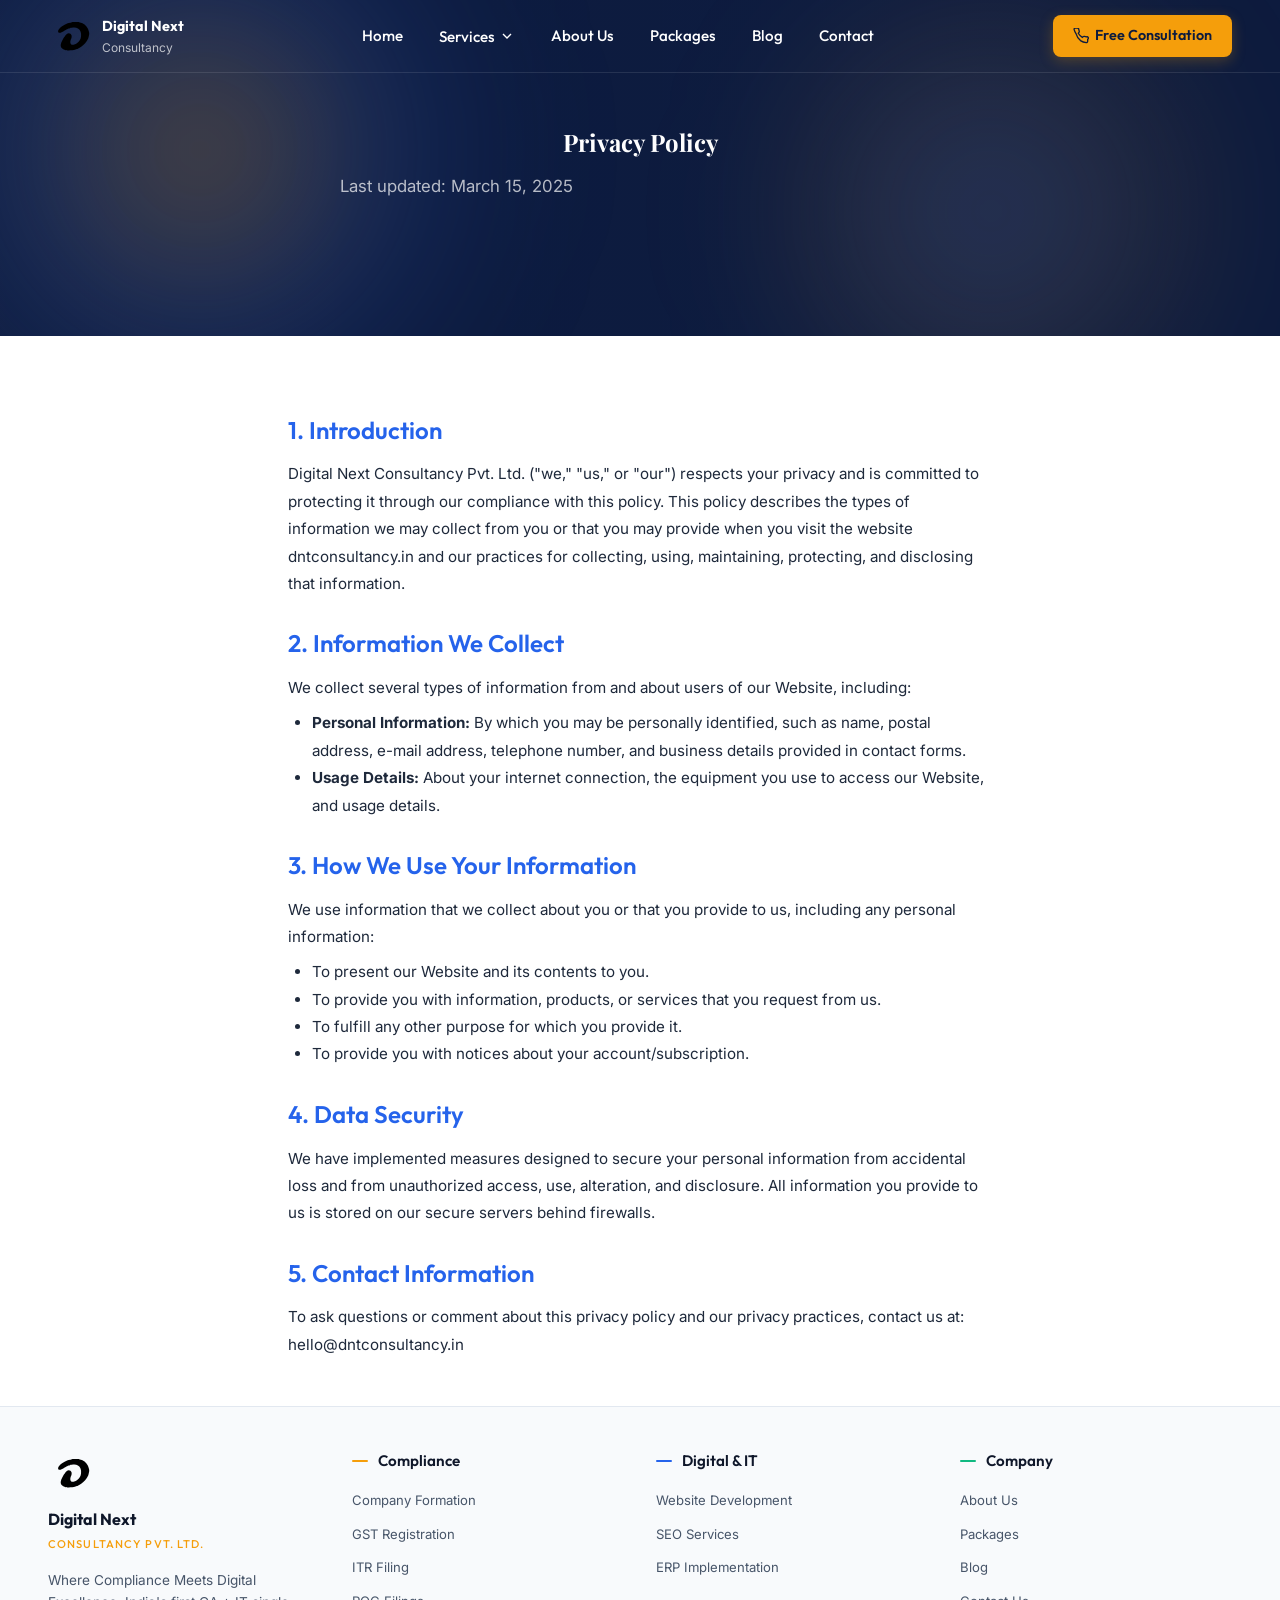
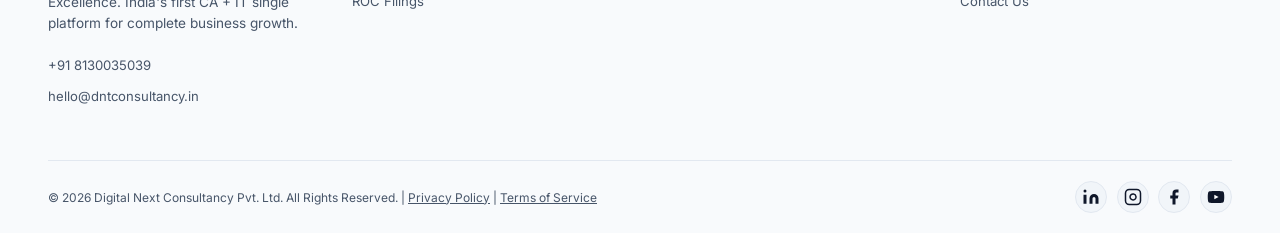
<file: privacy.html>
<!DOCTYPE html>
<html lang="en">
<head>
  <meta charset="UTF-8" /><meta name="viewport" content="width=device-width, initial-scale=1.0" />
  <title>Privacy Policy | Digital Next Consultancy</title>
  <meta name="robots" content="noindex, follow" />
  <link rel="stylesheet" href="style.css" />
</head>
<body>
<div id="scroll-progress"></div>
<nav id="main-nav" aria-label="Main Navigation">
  <div class="container">
    <div class="nav-inner">
      <a href="index.html" class="nav-logo">
        <div class="nav-logo-icon"><img src="assets/logo.svg" alt="DNT Logo"></div>
        <div class="nav-logo-text">
          <span class="nav-logo-name">Digital Next</span>
          <span class="nav-logo-sub">Consultancy</span>
        </div>
      </a>

      <div class="nav-links">
        <a href="index.html" class="nav-link" data-path="/index.html">Home</a>
        <div class="nav-services-wrap">
          <button class="nav-services-btn">
            Services
            <svg width="16" height="16" viewBox="0 0 24 24" fill="none" stroke="currentColor" stroke-width="2"><polyline points="6 9 12 15 18 9"/></svg>
          </button>
          <div class="services-dropdown">
            <div class="services-dropdown-grid">
              <div class="services-col gold">
                <a href="services/compliance.html" class="services-col-title">
                  <svg width="18" height="18" viewBox="0 0 24 24" fill="none" stroke="currentColor" stroke-width="2"><path d="M12 22s8-4 8-10V5l-8-3-8 3v7c0 6 8 10 8 10z"/></svg>
                  Statutory & Compliance
                </a>
                <ul>
                  <li><a href="services/compliance.html#formation">Company Formation</a></li>
                  <li><a href="services/compliance.html#gst">GST Registration & Filing</a></li>
                  <li><a href="services/compliance.html#itr">ITR Filing</a></li>
                  <li><a href="services/compliance.html#tds">TDS/TCS Filing</a></li>
                  <li><a href="services/compliance.html#roc">ROC/MCA Filings</a></li>
                </ul>
              </div>
              <div class="services-col blue">
                <a href="services/digital-marketing.html" class="services-col-title">
                  <svg width="18" height="18" viewBox="0 0 24 24" fill="none" stroke="currentColor" stroke-width="2"><line x1="18" y1="20" x2="18" y2="10"/><line x1="12" y1="20" x2="12" y2="4"/><line x1="6" y1="20" x2="6" y2="14"/></svg>
                  Digital Marketing
                </a>
                <ul>
                  <li><a href="services/digital-marketing.html#web">Website Development</a></li>
                  <li><a href="services/digital-marketing.html#seo">SEO Services</a></li>
                  <li><a href="services/digital-marketing.html#ads">Paid Advertising</a></li>
                  <li><a href="services/digital-marketing.html#smm">Social Media Marketing</a></li>
                  <li><a href="services/digital-marketing.html#content">Content Marketing</a></li>
                </ul>
              </div>
              <div class="services-col green">
                <a href="services/technology.html" class="services-col-title">
                  <svg width="18" height="18" viewBox="0 0 24 24" fill="none" stroke="currentColor" stroke-width="2"><rect x="4" y="4" width="16" height="16" rx="2"/><rect x="9" y="9" width="6" height="6"/><line x1="9" y1="2" x2="9" y2="4"/><line x1="15" y1="2" x2="15" y2="4"/><line x1="9" y1="20" x2="9" y2="22"/><line x1="15" y1="20" x2="15" y2="22"/><line x1="20" y1="9" x2="22" y2="9"/><line x1="20" y1="14" x2="22" y2="14"/><line x1="2" y1="9" x2="4" y2="9"/><line x1="2" y1="14" x2="4" y2="14"/></svg>
                  IT & Technology
                </a>
                <ul>
                  <li><a href="services/technology.html#erp">ERP Implementation</a></li>
                  <li><a href="services/technology.html#crm">CRM Integration</a></li>
                  <li><a href="services/technology.html#automation">Process Automation</a></li>
                  <li><a href="services/technology.html#dashboard">AI Compliance Dashboard</a></li>
                  <li><a href="services/technology.html#cloud">Cloud Migration</a></li>
                </ul>
              </div>
            </div>
            <div class="services-dropdown-footer">
              <a href="dashboard.html">Explore Our AI Compliance Dashboard</a>
              <span>→</span>
            </div>
          </div>
        </div>
        <a href="about.html" class="nav-link" data-path="/about.html">About Us</a>
        <a href="packages.html" class="nav-link" data-path="/packages.html">Packages</a>
        <a href="blog.html" class="nav-link" data-path="/blog.html">Blog</a>
        <a href="contact.html" class="nav-link" data-path="/contact.html">Contact</a>
        </div>

      <a href="contact.html" class="nav-cta-btn">
        <svg width="16" height="16" viewBox="0 0 24 24" fill="none" stroke="currentColor" stroke-width="2"><path d="M22 16.92v3a2 2 0 01-2.18 2 19.79 19.79 0 01-8.63-3.07A19.5 19.5 0 014.69 8.81 19.79 19.79 0 011.61 2.18 2 2 0 013.6 0h3a2 2 0 012 1.72 12.84 12.84 0 00.7 2.81 2 2 0 01-.45 2.11L7.91 7.91a16 16 0 006.18 6.18l.95-.95a2 2 0 012.11-.45 12.84 12.84 0 002.81.7A2 2 0 0122 16.92z"/></svg>
        Free Consultation
      </a>

      <button class="mobile-menu-btn" id="mobile-menu-btn" aria-label="Toggle menu">
        <svg id="menu-icon-open" width="24" height="24" viewBox="0 0 24 24" fill="none" stroke="currentColor" stroke-width="2"><line x1="3" y1="6" x2="21" y2="6"/><line x1="3" y1="12" x2="21" y2="12"/><line x1="3" y1="18" x2="21" y2="18"/></svg>
        <svg id="menu-icon-close" width="24" height="24" viewBox="0 0 24 24" fill="none" stroke="currentColor" stroke-width="2" class="hidden"><line x1="18" y1="6" x2="6" y2="18"/><line x1="6" y1="6" x2="18" y2="18"/></svg>
      </button>
    </div>
  </div>

  <div id="mobile-menu">
    <a href="index.html" class="mobile-nav-link">Home</a>
    <button class="mobile-services-btn" id="mobile-services-btn">
      Services
      <svg width="16" height="16" viewBox="0 0 24 24" fill="none" stroke="currentColor" stroke-width="2"><polyline points="6 9 12 15 18 9"/></svg>
    </button>
    <div id="mobile-services-sub">
      <a href="services/compliance.html" class="mobile-sub-link">Statutory & Compliance</a>
      <a href="services/digital-marketing.html" class="mobile-sub-link">Digital Marketing</a>
      <a href="services/technology.html" class="mobile-sub-link">IT & Technology</a>
    </div>
    <a href="about.html" class="mobile-nav-link">About Us</a>
    <a href="packages.html" class="mobile-nav-link">Packages</a>
    <a href="blog.html" class="mobile-nav-link">Blog</a>
    <a href="contact.html" class="mobile-nav-link">Contact</a>
    <a href="contact.html" class="mobile-cta-btn">Get Free Consultation</a>
  </div>
</nav>

<section class="page-hero hero-main">
  <div class="silk-overlay"></div>
  <div class="aurora-particles">
    <span></span><span></span><span></span><span></span><span></span>
  </div>
  <div class="container relative z-3">
    <div class="section-heading reveal">
      <h1 class="section-title">Privacy Policy</h1>
      <p class="section-subtitle">Last updated: March 15, 2025</p>
    </div>
  </div>
</section>

<section class="section bg-white">
  <div class="container terms-content card-text reveal reveal-delay-1" style="max-width:800px;margin:0 auto;line-height:1.8">
      <div>
        <h2 class="card-title" style="font-size:1.5rem;margin:2rem 0 1rem">1. Introduction</h2>
        <p>Digital Next Consultancy Pvt. Ltd. ("we," "us," or "our") respects your privacy and is committed to protecting it through our compliance with this policy. This policy describes the types of information we may collect from you or that you may provide when you visit the website dntconsultancy.in and our practices for collecting, using, maintaining, protecting, and disclosing that information.</p>
      </div>
      <div>
        <h2 class="card-title" style="font-size:1.5rem;margin:2rem 0 1rem">2. Information We Collect</h2>
        <p>We collect several types of information from and about users of our Website, including:</p>
        <ul style="list-style:disc;padding-left:1.5rem;margin-top:.5rem">
          <li><strong>Personal Information:</strong> By which you may be personally identified, such as name, postal address, e-mail address, telephone number, and business details provided in contact forms.</li>
          <li><strong>Usage Details:</strong> About your internet connection, the equipment you use to access our Website, and usage details.</li>
        </ul>
      </div>
      <div>
        <h2 class="card-title" style="font-size:1.5rem;margin:2rem 0 1rem">3. How We Use Your Information</h2>
        <p>We use information that we collect about you or that you provide to us, including any personal information:</p>
        <ul style="list-style:disc;padding-left:1.5rem;margin-top:.5rem">
          <li>To present our Website and its contents to you.</li>
          <li>To provide you with information, products, or services that you request from us.</li>
          <li>To fulfill any other purpose for which you provide it.</li>
          <li>To provide you with notices about your account/subscription.</li>
        </ul>
      </div>
      <div>
        <h2 class="card-title" style="font-size:1.5rem;margin:2rem 0 1rem">4. Data Security</h2>
        <p>We have implemented measures designed to secure your personal information from accidental loss and from unauthorized access, use, alteration, and disclosure. All information you provide to us is stored on our secure servers behind firewalls.</p>
      </div>
      <div>
        <h2 class="card-title" style="font-size:1.5rem;margin:2rem 0 1rem">5. Contact Information</h2>
        <p>To ask questions or comment about this privacy policy and our privacy practices, contact us at: <a href="mailto:hello@dntconsultancy.in">hello@dntconsultancy.in</a></p>
      </div>
    </div>
</section>

<footer>
  <div class="container">
    <div class="footer-grid">
      <div>
        <div class="footer-logo-icon"><img src="assets/logo.svg" alt="DNT Logo"></div>
        <div style="font-family:'Outfit',sans-serif;font-weight:700;font-size:1rem;margin-bottom:0.2rem;color:var(--text-primary)">Digital Next</div>
        <div style="font-family:'Outfit',sans-serif;font-weight:500;font-size:0.7rem;color:var(--gold);text-transform:uppercase;letter-spacing:0.1em;margin-bottom:1rem">Consultancy Pvt. Ltd.</div>
        <p class="footer-desc">Where Compliance Meets Digital Excellence. India's first CA + IT single platform for complete business growth.</p>
        <a href="tel:+918130035039" class="footer-contact-item">+91 8130035039</a>
        <a href="mailto:hello@dntconsultancy.in" class="footer-contact-item">hello@dntconsultancy.in</a>
      </div>
      <div>
        <h4 class="footer-col-title gold">Compliance</h4>
        <ul class="footer-links">
          <li><a href="services/compliance.html#formation">Company Formation</a></li>
          <li><a href="services/compliance.html#gst">GST Registration</a></li>
          <li><a href="services/compliance.html#itr">ITR Filing</a></li>
          <li><a href="services/compliance.html#roc">ROC Filings</a></li>
        </ul>
      </div>
      <div>
        <h4 class="footer-col-title blue">Digital &amp; IT</h4>
        <ul class="footer-links blue">
          <li><a href="services/digital-marketing.html#web">Website Development</a></li>
          <li><a href="services/digital-marketing.html#seo">SEO Services</a></li>
          <li><a href="services/technology.html#erp">ERP Implementation</a></li>
        </ul>
      </div>
      <div>
        <h4 class="footer-col-title green">Company</h4>
        <ul class="footer-links green">
          <li><a href="about.html">About Us</a></li>
          <li><a href="packages.html">Packages</a></li>
          <li><a href="blog.html">Blog</a></li>
          <li><a href="contact.html">Contact Us</a></li>
        </ul>
      </div>
    </div>
    <div class="footer-bottom">
      <p class="footer-copy">© 2026 Digital Next Consultancy Pvt. Ltd. All Rights Reserved. | <a href="privacy.html" style="color:inherit;text-decoration:underline">Privacy Policy</a> | <a href="terms.html" style="color:inherit;text-decoration:underline">Terms of Service</a></p>
      <div class="footer-socials">
        <a href="https://linkedin.com" target="_blank" rel="noopener" class="social-btn" aria-label="LinkedIn"><svg width="18" height="18" viewBox="0 0 24 24" fill="currentColor"><path d="M16 8a6 6 0 016 6v7h-4v-7a2 2 0 00-2-2 2 2 0 00-2 2v7h-4v-7a6 6 0 016-6zM2 9h4v12H2z"/><circle cx="4" cy="4" r="2"/></svg></a>
        <a href="https://instagram.com" target="_blank" rel="noopener" class="social-btn" aria-label="Instagram"><svg width="18" height="18" viewBox="0 0 24 24" fill="none" stroke="currentColor" stroke-width="2"><rect x="2" y="2" width="20" height="20" rx="5" ry="5"/><path d="M16 11.37A4 4 0 1112.63 8 4 4 0 0116 11.37z"/><line x1="17.5" y1="6.5" x2="17.51" y2="6.5"/></svg></a>
        <a href="https://facebook.com" target="_blank" rel="noopener" class="social-btn" aria-label="Facebook"><svg width="18" height="18" viewBox="0 0 24 24" fill="currentColor"><path d="M18 2h-3a5 5 0 00-5 5v3H7v4h3v8h4v-8h3l1-4h-4V7a1 1 0 011-1h3z"/></svg></a>
        <a href="https://youtube.com" target="_blank" rel="noopener" class="social-btn" aria-label="YouTube"><svg width="18" height="18" viewBox="0 0 24 24" fill="currentColor"><path d="M22.54 6.42a2.78 2.78 0 00-1.95-1.96C18.88 4 12 4 12 4s-6.88 0-8.59.46A2.78 2.78 0 001.46 6.42 29 29 0 001 12a29 29 0 00.46 5.58A2.78 2.78 0 003.41 19.6C5.12 20 12 20 12 20s6.88 0 8.59-.46a2.78 2.78 0 001.95-1.95A29 29 0 0023 12a29 29 0 00-.46-5.58z"/><polygon points="9.75 15.02 15.5 12 9.75 8.98 9.75 15.02" fill="white"/></svg></a>
      </div>
    </div>
  </div>
</footer>
<script src="script.js"></script>
</body>
</html>
</file>
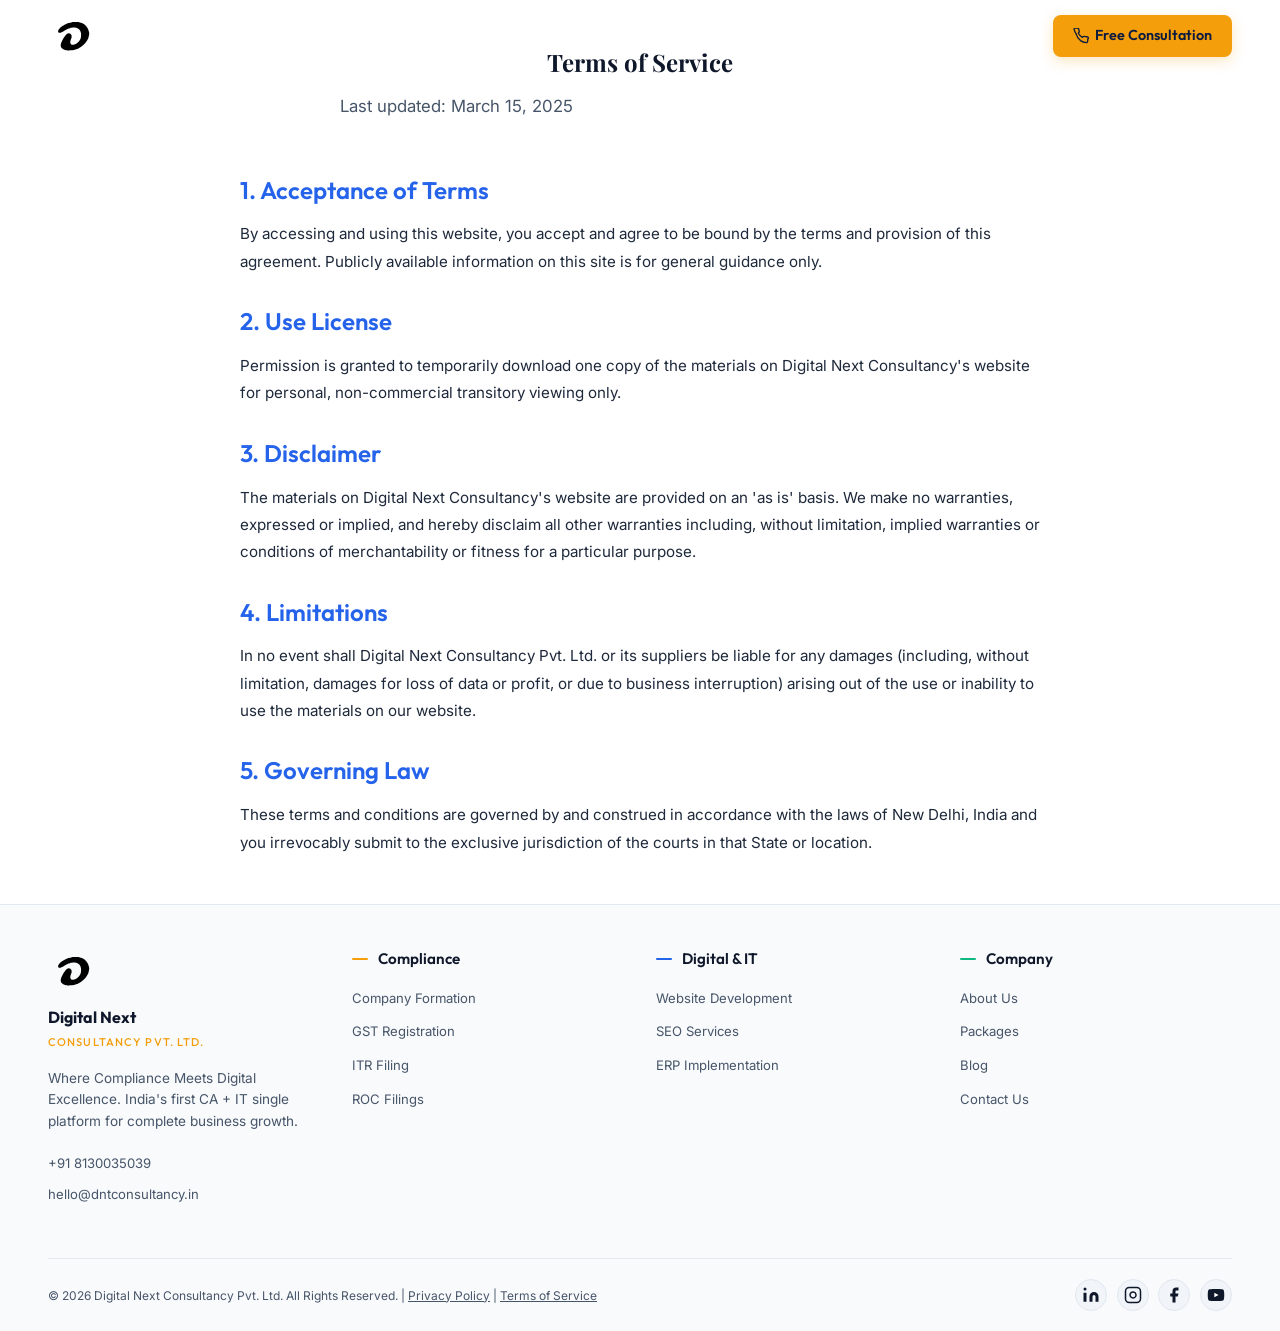
<file: terms.html>
<!DOCTYPE html>
<html lang="en">
<head>
  <meta charset="UTF-8" /><meta name="viewport" content="width=device-width, initial-scale=1.0" />
  <title>Terms of Service | Digital Next Consultancy</title>
  <meta name="robots" content="noindex, follow" />
  <link rel="stylesheet" href="style.css" />
</head>
<body>
<div id="scroll-progress"></div>
<nav id="main-nav" aria-label="Main Navigation">
  <div class="container">
    <div class="nav-inner">
      <a href="index.html" class="nav-logo">
        <div class="nav-logo-icon"><img src="assets/logo.svg" alt="DNT Logo"></div>
        <div class="nav-logo-text">
          <span class="nav-logo-name">Digital Next</span>
          <span class="nav-logo-sub">Consultancy</span>
        </div>
      </a>

      <div class="nav-links">
        <a href="index.html" class="nav-link" data-path="/index.html">Home</a>
        <div class="nav-services-wrap">
          <button class="nav-services-btn">
            Services
            <svg width="16" height="16" viewBox="0 0 24 24" fill="none" stroke="currentColor" stroke-width="2"><polyline points="6 9 12 15 18 9"/></svg>
          </button>
          <div class="services-dropdown">
            <div class="services-dropdown-grid">
              <div class="services-col gold">
                <a href="services/compliance.html" class="services-col-title">
                  <svg width="18" height="18" viewBox="0 0 24 24" fill="none" stroke="currentColor" stroke-width="2"><path d="M12 22s8-4 8-10V5l-8-3-8 3v7c0 6 8 10 8 10z"/></svg>
                  Statutory & Compliance
                </a>
                <ul>
                  <li><a href="services/compliance.html#formation">Company Formation</a></li>
                  <li><a href="services/compliance.html#gst">GST Registration & Filing</a></li>
                  <li><a href="services/compliance.html#itr">ITR Filing</a></li>
                  <li><a href="services/compliance.html#tds">TDS/TCS Filing</a></li>
                  <li><a href="services/compliance.html#roc">ROC/MCA Filings</a></li>
                </ul>
              </div>
              <div class="services-col blue">
                <a href="services/digital-marketing.html" class="services-col-title">
                  <svg width="18" height="18" viewBox="0 0 24 24" fill="none" stroke="currentColor" stroke-width="2"><line x1="18" y1="20" x2="18" y2="10"/><line x1="12" y1="20" x2="12" y2="4"/><line x1="6" y1="20" x2="6" y2="14"/></svg>
                  Digital Marketing
                </a>
                <ul>
                  <li><a href="services/digital-marketing.html#web">Website Development</a></li>
                  <li><a href="services/digital-marketing.html#seo">SEO Services</a></li>
                  <li><a href="services/digital-marketing.html#ads">Paid Advertising</a></li>
                  <li><a href="services/digital-marketing.html#smm">Social Media Marketing</a></li>
                  <li><a href="services/digital-marketing.html#content">Content Marketing</a></li>
                </ul>
              </div>
              <div class="services-col green">
                <a href="services/technology.html" class="services-col-title">
                  <svg width="18" height="18" viewBox="0 0 24 24" fill="none" stroke="currentColor" stroke-width="2"><rect x="4" y="4" width="16" height="16" rx="2"/><rect x="9" y="9" width="6" height="6"/><line x1="9" y1="2" x2="9" y2="4"/><line x1="15" y1="2" x2="15" y2="4"/><line x1="9" y1="20" x2="9" y2="22"/><line x1="15" y1="20" x2="15" y2="22"/><line x1="20" y1="9" x2="22" y2="9"/><line x1="20" y1="14" x2="22" y2="14"/><line x1="2" y1="9" x2="4" y2="9"/><line x1="2" y1="14" x2="4" y2="14"/></svg>
                  IT & Technology
                </a>
                <ul>
                  <li><a href="services/technology.html#erp">ERP Implementation</a></li>
                  <li><a href="services/technology.html#crm">CRM Integration</a></li>
                  <li><a href="services/technology.html#automation">Process Automation</a></li>
                  <li><a href="services/technology.html#dashboard">AI Compliance Dashboard</a></li>
                  <li><a href="services/technology.html#cloud">Cloud Migration</a></li>
                </ul>
              </div>
            </div>
            <div class="services-dropdown-footer">
              <a href="dashboard.html">Explore Our AI Compliance Dashboard</a>
              <span>→</span>
            </div>
          </div>
        </div>
        <a href="about.html" class="nav-link" data-path="/about.html">About Us</a>
        <a href="packages.html" class="nav-link" data-path="/packages.html">Packages</a>
        <a href="blog.html" class="nav-link" data-path="/blog.html">Blog</a>
        <a href="contact.html" class="nav-link" data-path="/contact.html">Contact</a>
        </div>

      <a href="contact.html" class="nav-cta-btn">
        <svg width="16" height="16" viewBox="0 0 24 24" fill="none" stroke="currentColor" stroke-width="2"><path d="M22 16.92v3a2 2 0 01-2.18 2 19.79 19.79 0 01-8.63-3.07A19.5 19.5 0 014.69 8.81 19.79 19.79 0 011.61 2.18 2 2 0 013.6 0h3a2 2 0 012 1.72 12.84 12.84 0 00.7 2.81 2 2 0 01-.45 2.11L7.91 7.91a16 16 0 006.18 6.18l.95-.95a2 2 0 012.11-.45 12.84 12.84 0 002.81.7A2 2 0 0122 16.92z"/></svg>
        Free Consultation
      </a>

      <button class="mobile-menu-btn" id="mobile-menu-btn" aria-label="Toggle menu">
        <svg id="menu-icon-open" width="24" height="24" viewBox="0 0 24 24" fill="none" stroke="currentColor" stroke-width="2"><line x1="3" y1="6" x2="21" y2="6"/><line x1="3" y1="12" x2="21" y2="12"/><line x1="3" y1="18" x2="21" y2="18"/></svg>
        <svg id="menu-icon-close" width="24" height="24" viewBox="0 0 24 24" fill="none" stroke="currentColor" stroke-width="2" class="hidden"><line x1="18" y1="6" x2="6" y2="18"/><line x1="6" y1="6" x2="18" y2="18"/></svg>
      </button>
    </div>
  </div>

  <div id="mobile-menu">
    <a href="index.html" class="mobile-nav-link">Home</a>
    <button class="mobile-services-btn" id="mobile-services-btn">
      Services
      <svg width="16" height="16" viewBox="0 0 24 24" fill="none" stroke="currentColor" stroke-width="2"><polyline points="6 9 12 15 18 9"/></svg>
    </button>
    <div id="mobile-services-sub">
      <a href="services/compliance.html" class="mobile-sub-link">Statutory & Compliance</a>
      <a href="services/digital-marketing.html" class="mobile-sub-link">Digital Marketing</a>
      <a href="services/technology.html" class="mobile-sub-link">IT & Technology</a>
    </div>
    <a href="about.html" class="mobile-nav-link">About Us</a>
    <a href="packages.html" class="mobile-nav-link">Packages</a>
    <a href="blog.html" class="mobile-nav-link">Blog</a>
    <a href="contact.html" class="mobile-nav-link">Contact</a>
    <a href="contact.html" class="mobile-cta-btn">Get Free Consultation</a>
  </div>
</nav>

<section class="section bg-white">
  <div class="container">
    <div class="section-heading reveal">
      <h1 class="section-title">Terms of Service</h1>
      <p class="section-subtitle">Last updated: March 15, 2025</p>
    </div>
    <div class="terms-content card-text reveal" style="max-width:800px;margin:0 auto;line-height:1.8">
      <h2 class="card-title" style="font-size:1.5rem;margin:2rem 0 1rem">1. Acceptance of Terms</h2>
      <p>By accessing and using this website, you accept and agree to be bound by the terms and provision of this agreement. Publicly available information on this site is for general guidance only.</p>
      
      <h2 class="card-title" style="font-size:1.5rem;margin:2rem 0 1rem">2. Use License</h2>
      <p>Permission is granted to temporarily download one copy of the materials on Digital Next Consultancy's website for personal, non-commercial transitory viewing only.</p>

      <h2 class="card-title" style="font-size:1.5rem;margin:2rem 0 1rem">3. Disclaimer</h2>
      <p>The materials on Digital Next Consultancy's website are provided on an 'as is' basis. We make no warranties, expressed or implied, and hereby disclaim all other warranties including, without limitation, implied warranties or conditions of merchantability or fitness for a particular purpose.</p>

      <h2 class="card-title" style="font-size:1.5rem;margin:2rem 0 1rem">4. Limitations</h2>
      <p>In no event shall Digital Next Consultancy Pvt. Ltd. or its suppliers be liable for any damages (including, without limitation, damages for loss of data or profit, or due to business interruption) arising out of the use or inability to use the materials on our website.</p>

      <h2 class="card-title" style="font-size:1.5rem;margin:2rem 0 1rem">5. Governing Law</h2>
      <p>These terms and conditions are governed by and construed in accordance with the laws of New Delhi, India and you irrevocably submit to the exclusive jurisdiction of the courts in that State or location.</p>
    </div>
  </div>
</section>

<footer>
  <div class="container">
    <div class="footer-grid">
      <div>
        <div class="footer-logo-icon"><img src="assets/logo.svg" alt="DNT Logo"></div>
        <div style="font-family:'Outfit',sans-serif;font-weight:700;font-size:1rem;margin-bottom:0.2rem;color:var(--text-primary)">Digital Next</div>
        <div style="font-family:'Outfit',sans-serif;font-weight:500;font-size:0.7rem;color:var(--gold);text-transform:uppercase;letter-spacing:0.1em;margin-bottom:1rem">Consultancy Pvt. Ltd.</div>
        <p class="footer-desc">Where Compliance Meets Digital Excellence. India's first CA + IT single platform for complete business growth.</p>
        <a href="tel:+918130035039" class="footer-contact-item">+91 8130035039</a>
        <a href="mailto:hello@dntconsultancy.in" class="footer-contact-item">hello@dntconsultancy.in</a>
      </div>
      <div>
        <h4 class="footer-col-title gold">Compliance</h4>
        <ul class="footer-links">
          <li><a href="services/compliance.html#formation">Company Formation</a></li>
          <li><a href="services/compliance.html#gst">GST Registration</a></li>
          <li><a href="services/compliance.html#itr">ITR Filing</a></li>
          <li><a href="services/compliance.html#roc">ROC Filings</a></li>
        </ul>
      </div>
      <div>
        <h4 class="footer-col-title blue">Digital &amp; IT</h4>
        <ul class="footer-links blue">
          <li><a href="services/digital-marketing.html#web">Website Development</a></li>
          <li><a href="services/digital-marketing.html#seo">SEO Services</a></li>
          <li><a href="services/technology.html#erp">ERP Implementation</a></li>
        </ul>
      </div>
      <div>
        <h4 class="footer-col-title green">Company</h4>
        <ul class="footer-links green">
          <li><a href="about.html">About Us</a></li>
          <li><a href="packages.html">Packages</a></li>
          <li><a href="blog.html">Blog</a></li>
          <li><a href="contact.html">Contact Us</a></li>
        </ul>
      </div>
    </div>
    <div class="footer-bottom">
      <p class="footer-copy">© 2026 Digital Next Consultancy Pvt. Ltd. All Rights Reserved. | <a href="privacy.html" style="color:inherit;text-decoration:underline">Privacy Policy</a> | <a href="terms.html" style="color:inherit;text-decoration:underline">Terms of Service</a></p>
      <div class="footer-socials">
        <a href="https://linkedin.com" target="_blank" rel="noopener" class="social-btn" aria-label="LinkedIn"><svg width="18" height="18" viewBox="0 0 24 24" fill="currentColor"><path d="M16 8a6 6 0 016 6v7h-4v-7a2 2 0 00-2-2 2 2 0 00-2 2v7h-4v-7a6 6 0 016-6zM2 9h4v12H2z"/><circle cx="4" cy="4" r="2"/></svg></a>
        <a href="https://instagram.com" target="_blank" rel="noopener" class="social-btn" aria-label="Instagram"><svg width="18" height="18" viewBox="0 0 24 24" fill="none" stroke="currentColor" stroke-width="2"><rect x="2" y="2" width="20" height="20" rx="5" ry="5"/><path d="M16 11.37A4 4 0 1112.63 8 4 4 0 0116 11.37z"/><line x1="17.5" y1="6.5" x2="17.51" y2="6.5"/></svg></a>
        <a href="https://facebook.com" target="_blank" rel="noopener" class="social-btn" aria-label="Facebook"><svg width="18" height="18" viewBox="0 0 24 24" fill="currentColor"><path d="M18 2h-3a5 5 0 00-5 5v3H7v4h3v8h4v-8h3l1-4h-4V7a1 1 0 011-1h3z"/></svg></a>
        <a href="https://youtube.com" target="_blank" rel="noopener" class="social-btn" aria-label="YouTube"><svg width="18" height="18" viewBox="0 0 24 24" fill="currentColor"><path d="M22.54 6.42a2.78 2.78 0 00-1.95-1.96C18.88 4 12 4 12 4s-6.88 0-8.59.46A2.78 2.78 0 001.46 6.42 29 29 0 001 12a29 29 0 00.46 5.58A2.78 2.78 0 003.41 19.6C5.12 20 12 20 12 20s6.88 0 8.59-.46a2.78 2.78 0 001.95-1.95A29 29 0 0023 12a29 29 0 00-.46-5.58z"/><polygon points="9.75 15.02 15.5 12 9.75 8.98 9.75 15.02" fill="white"/></svg></a>
      </div>
    </div>
  </div>
</footer>
<script src="script.js"></script>
</body>
</html>
</file>
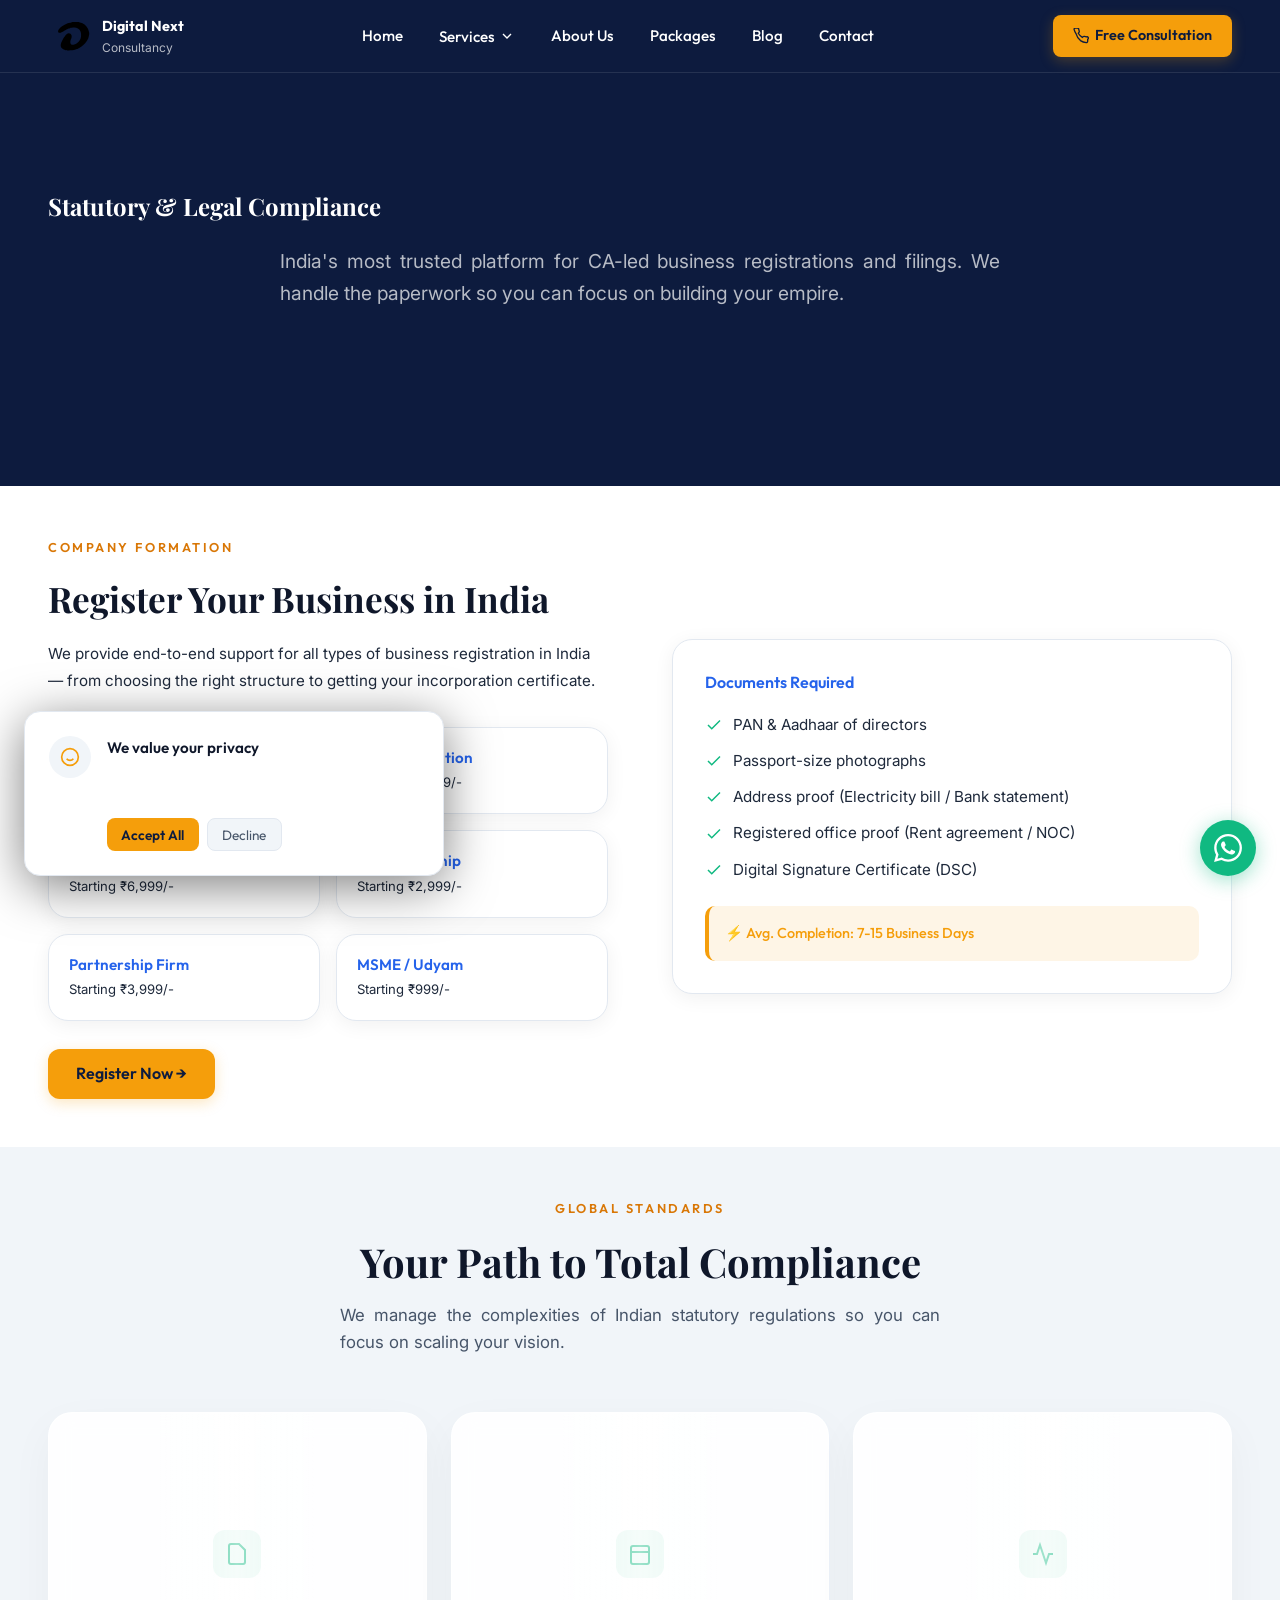
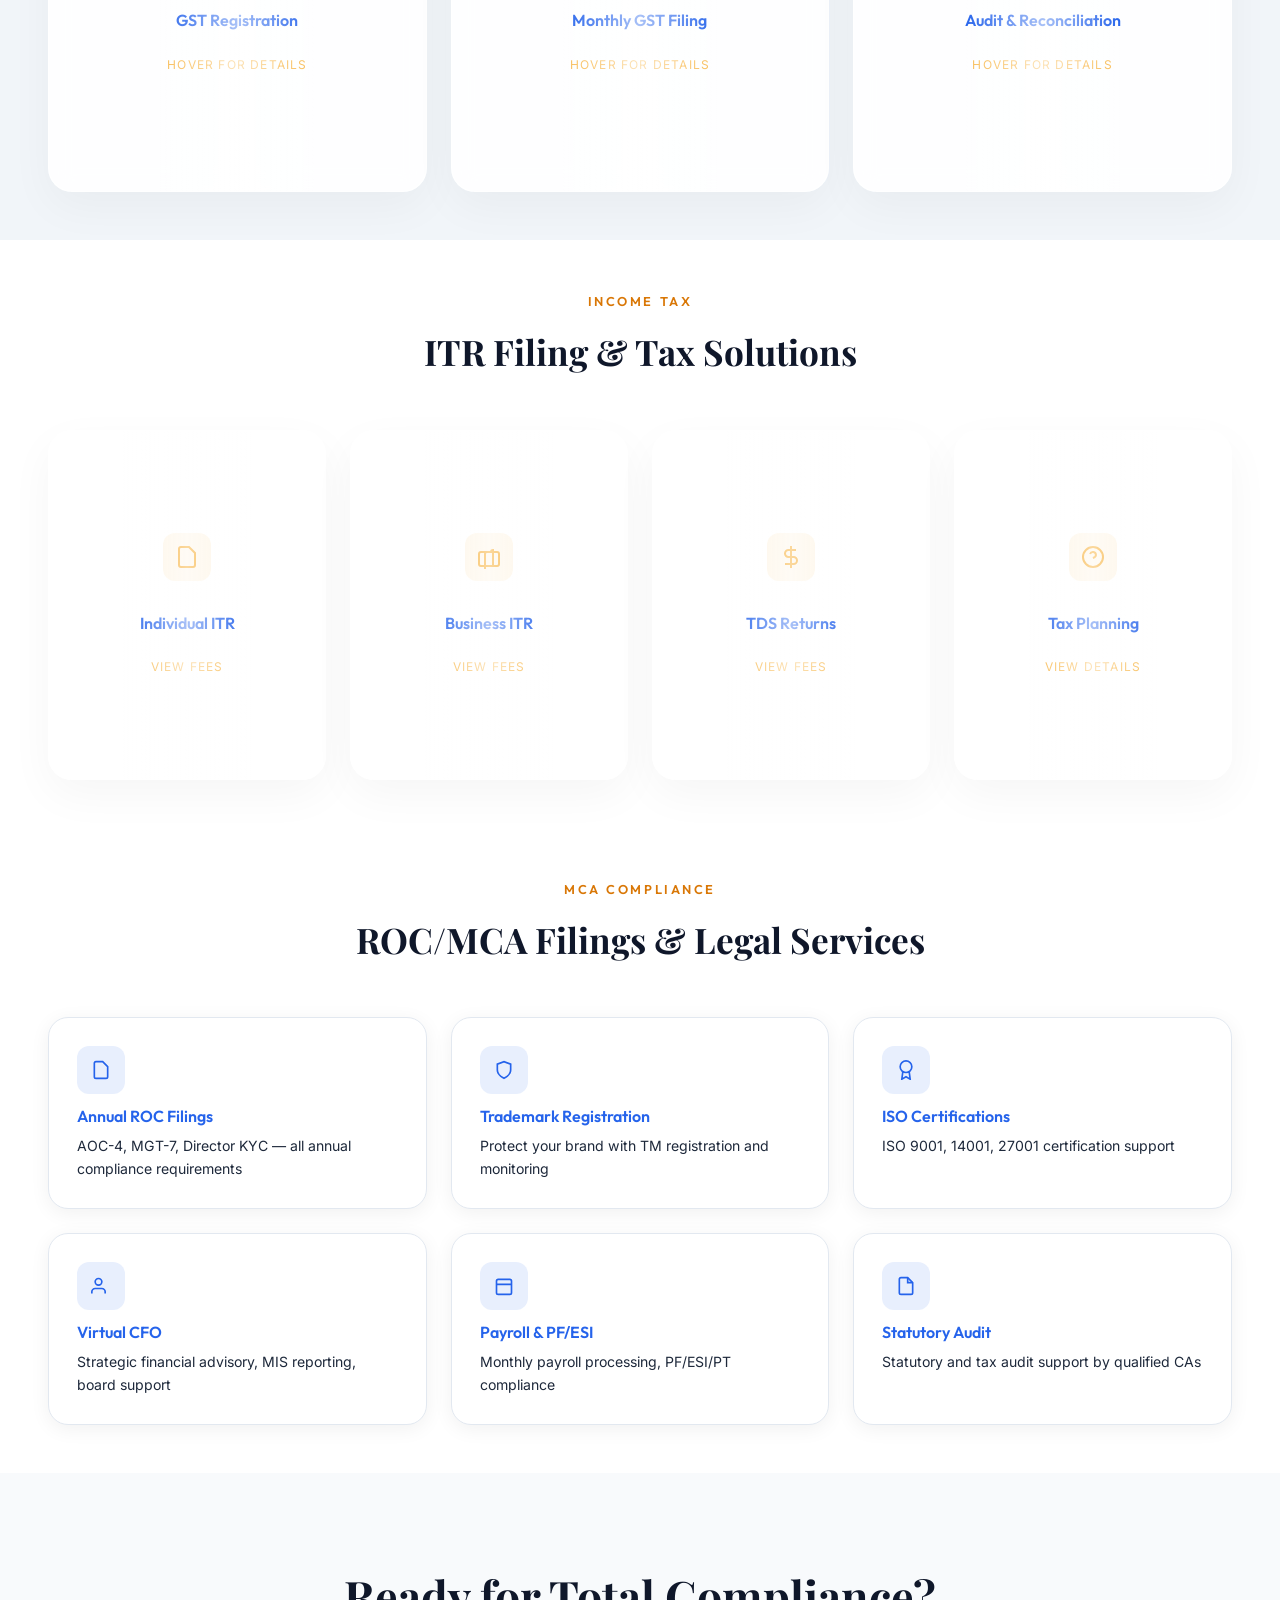
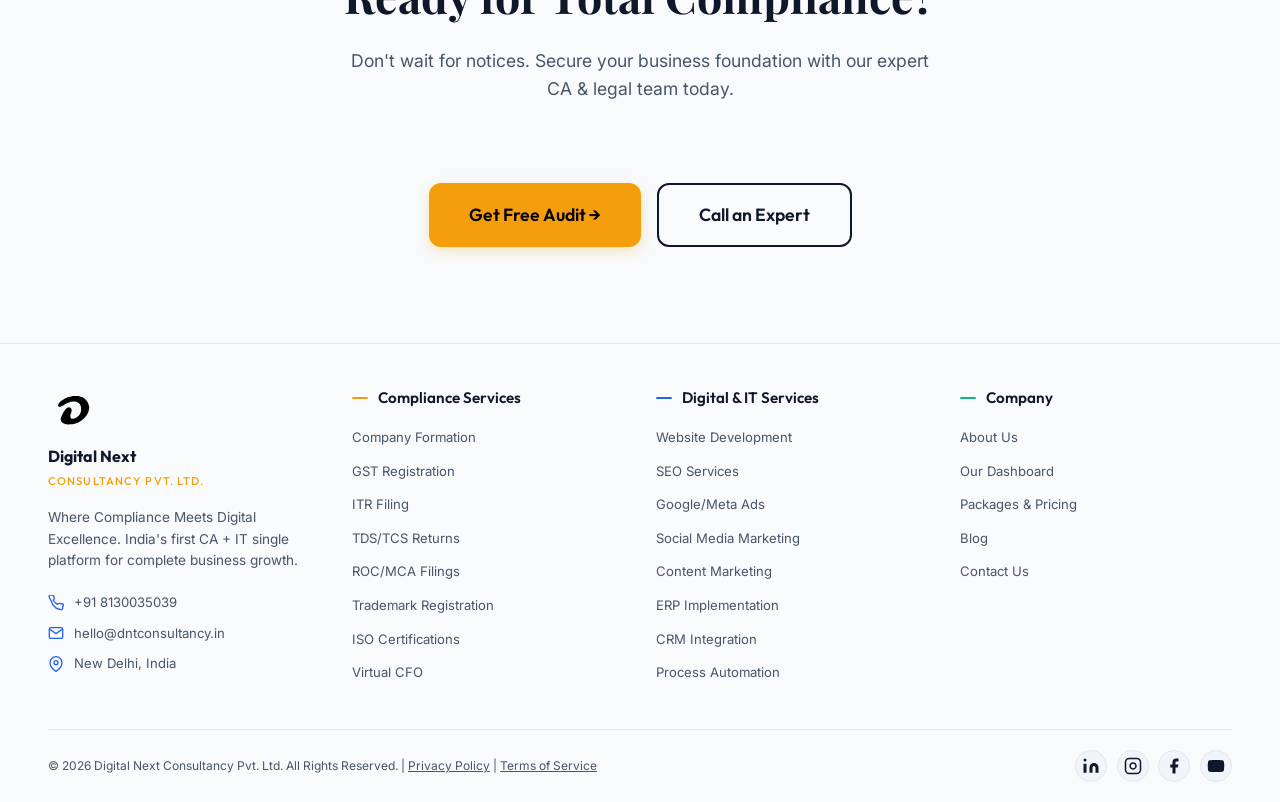
<file: services/compliance.html>
<!DOCTYPE html>
<html lang="en">
<head>
  <meta charset="UTF-8"/><meta name="viewport" content="width=device-width, initial-scale=1.0"/>
  <title>Statutory & Compliance Services | DNT Consultancy Delhi</title>
  <meta name="description" content="Company registration, GST registration & filing, ITR filing, TDS returns, ROC/MCA compliance, trademark and more — expert CA services in Delhi." />
  <link rel="stylesheet" href="../style.css"/>
</head>
<body>
<div id="scroll-progress"></div>
<nav id="main-nav" aria-label="Main Navigation">
  <div class="container">
    <div class="nav-inner">
      <a href="../index.html" class="nav-logo">
        <div class="nav-logo-icon"><img src="../assets/logo.svg" alt="DNT Logo"></div>
        <div class="nav-logo-text">
          <span class="nav-logo-name">Digital Next</span>
          <span class="nav-logo-sub">Consultancy</span>
        </div>
      </a>

      <div class="nav-links">
        <a href="../index.html" class="nav-link" data-path="/index.html">Home</a>
        <div class="nav-services-wrap">
          <button class="nav-services-btn">
            Services
            <svg width="16" height="16" viewBox="0 0 24 24" fill="none" stroke="currentColor" stroke-width="2"><polyline points="6 9 12 15 18 9"/></svg>
          </button>
          <div class="services-dropdown">
            <div class="services-dropdown-grid">
              <div class="services-col gold">
                <a href="compliance.html" class="services-col-title">
                  <svg width="18" height="18" viewBox="0 0 24 24" fill="none" stroke="currentColor" stroke-width="2"><path d="M12 22s8-4 8-10V5l-8-3-8 3v7c0 6 8 10 8 10z"/></svg>
                  Statutory & Compliance
                </a>
                <ul>
                  <li><a href="compliance.html#formation">Company Formation</a></li>
                  <li><a href="compliance.html#gst">GST Registration & Filing</a></li>
                  <li><a href="itr-filing.html">ITR Filing</a></li>
                  <li><a href="compliance.html#tds">TDS/TCS Filing</a></li>
                  <li><a href="compliance.html#roc">ROC/MCA Filings</a></li>
                </ul>
              </div>
              <div class="services-col blue">
                <a href="digital-marketing.html" class="services-col-title">
                  <svg width="18" height="18" viewBox="0 0 24 24" fill="none" stroke="currentColor" stroke-width="2"><line x1="18" y1="20" x2="18" y2="10"/><line x1="12" y1="20" x2="12" y2="4"/><line x1="6" y1="20" x2="6" y2="14"/></svg>
                  Digital Marketing
                </a>
                <ul>
                  <li><a href="digital-marketing.html#web">Website Development</a></li>
                  <li><a href="digital-marketing.html#seo">SEO Services</a></li>
                  <li><a href="digital-marketing.html#ads">Paid Advertising</a></li>
                  <li><a href="digital-marketing.html#smm">Social Media Marketing</a></li>
                  <li><a href="digital-marketing.html#content">Content Marketing</a></li>
                </ul>
              </div>
              <div class="services-col green">
                <a href="technology.html" class="services-col-title">
                  <svg width="18" height="18" viewBox="0 0 24 24" fill="none" stroke="currentColor" stroke-width="2"><rect x="4" y="4" width="16" height="16" rx="2"/><rect x="9" y="9" width="6" height="6"/><line x1="9" y1="2" x2="9" y2="4"/><line x1="15" y1="2" x2="15" y2="4"/><line x1="9" y1="20" x2="9" y2="22"/><line x1="15" y1="20" x2="15" y2="22"/><line x1="20" y1="9" x2="22" y2="9"/><line x1="20" y1="14" x2="22" y2="14"/><line x1="2" y1="9" x2="4" y2="9"/><line x1="2" y1="14" x2="4" y2="14"/></svg>
                  IT & Technology
                </a>
                <ul>
                  <li><a href="technology.html#erp">ERP Implementation</a></li>
                  <li><a href="technology.html#crm">CRM Integration</a></li>
                  <li><a href="technology.html#automation">Process Automation</a></li>
                  <li><a href="technology.html#dashboard">AI Compliance Dashboard</a></li>
                  <li><a href="technology.html#cloud">Cloud Migration</a></li>
                </ul>
              </div>
            </div>
            <div class="services-dropdown-footer">
              <a href="../dashboard.html">Explore Our AI Compliance Dashboard</a>
              <span>→</span>
            </div>
          </div>
        </div>
        <a href="../about.html" class="nav-link" data-path="/about.html">About Us</a>
        <a href="../packages.html" class="nav-link" data-path="/packages.html">Packages</a>
        <a href="../blog.html" class="nav-link" data-path="/blog.html">Blog</a>
        <a href="../contact.html" class="nav-link" data-path="/contact.html">Contact</a>
        </div>

      <a href="../contact.html" class="nav-cta-btn">
        <svg width="16" height="16" viewBox="0 0 24 24" fill="none" stroke="currentColor" stroke-width="2"><path d="M22 16.92v3a2 2 0 01-2.18 2 19.79 19.79 0 01-8.63-3.07A19.5 19.5 0 014.69 8.81 19.79 19.79 0 011.61 2.18 2 2 0 013.6 0h3a2 2 0 012 1.72 12.84 12.84 0 00.7 2.81 2 2 0 01-.45 2.11L7.91 7.91a16 16 0 006.18 6.18l.95-.95a2 2 0 012.11-.45 12.84 12.84 0 002.81.7A2 2 0 0122 16.92z"/></svg>
        Free Consultation
      </a>

      <button class="mobile-menu-btn" id="mobile-menu-btn" aria-label="Toggle menu">
        <svg id="menu-icon-open" width="24" height="24" viewBox="0 0 24 24" fill="none" stroke="currentColor" stroke-width="2"><line x1="3" y1="6" x2="21" y2="6"/><line x1="3" y1="12" x2="21" y2="12"/><line x1="3" y1="18" x2="21" y2="18"/></svg>
        <svg id="menu-icon-close" width="24" height="24" viewBox="0 0 24 24" fill="none" stroke="currentColor" stroke-width="2" class="hidden"><line x1="18" y1="6" x2="6" y2="18"/><line x1="6" y1="6" x2="18" y2="18"/></svg>
      </button>
    </div>
  </div>

  <div id="mobile-menu">
    <a href="../index.html" class="mobile-nav-link">Home</a>
    <button class="mobile-services-btn" id="mobile-services-btn">
      Services
      <svg width="16" height="16" viewBox="0 0 24 24" fill="none" stroke="currentColor" stroke-width="2"><polyline points="6 9 12 15 18 9"/></svg>
    </button>
    <div id="mobile-services-sub">
      <a href="compliance.html" class="mobile-sub-link">Statutory & Compliance</a>
      <a href="digital-marketing.html" class="mobile-sub-link">Digital Marketing</a>
      <a href="technology.html" class="mobile-sub-link">IT & Technology</a>
    </div>
    <a href="../about.html" class="mobile-nav-link">About Us</a>
    <a href="../packages.html" class="mobile-nav-link">Packages</a>
    <a href="../blog.html" class="mobile-nav-link">Blog</a>
    <a href="../contact.html" class="mobile-nav-link">Contact</a>
    <a href="../contact.html" class="mobile-cta-btn">Get Free Consultation</a>
  </div>
</nav>

<section class="page-hero">
  <div class="silk-overlay"></div>
  <div class="container relative z-3">
    <div class="hero-content">
      <h1 class="gradient-text reveal">Statutory &amp; Legal Compliance</h1>
      <p class="hero-sub reveal">India's most trusted platform for CA-led business registrations and filings. We handle the paperwork so you can focus on building your empire.</p>
    </div>
  </div>
</section>

<!-- COMPANY FORMATION -->
<section class="section bg-white" id="formation">
  <div class="container">
    <div class="grid-half" style="align-items:center;gap:4rem">
      <div class="reveal">
        <span class="overline">Company Formation</span>
        <h2 class="section-title" style="font-size:clamp(1.6rem,3vw,2.2rem);margin:.5rem 0 1.25rem">Register Your Business in India</h2>
        <p class="card-text" style="line-height:1.8;margin-bottom:2rem">We provide end-to-end support for all types of business registration in India — from choosing the right structure to getting your incorporation certificate.</p>
        <div style="display:grid;grid-template-columns:1fr 1fr;gap:1rem">
          <div class="card" style="padding:1.25rem"><h4 class="font-heading card-title" style="font-size:.95rem;margin-bottom:.3rem">Pvt Ltd Company</h4><p class="card-text" style="font-size:.82rem">Starting ₹7,999/-</p></div>
          <div class="card" style="padding:1.25rem"><h4 class="font-heading card-title" style="font-size:.95rem;margin-bottom:.3rem">LLP Registration</h4><p class="card-text" style="font-size:.82rem">Starting ₹5,999/-</p></div>
          <div class="card" style="padding:1.25rem"><h4 class="font-heading card-title" style="font-size:.95rem;margin-bottom:.3rem">OPC Registration</h4><p class="card-text" style="font-size:.82rem">Starting ₹6,999/-</p></div>
          <div class="card" style="padding:1.25rem"><h4 class="font-heading card-title" style="font-size:.95rem;margin-bottom:.3rem">Proprietorship</h4><p class="card-text" style="font-size:.82rem">Starting ₹2,999/-</p></div>
          <div class="card" style="padding:1.25rem"><h4 class="font-heading card-title" style="font-size:.95rem;margin-bottom:.3rem">Partnership Firm</h4><p class="card-text" style="font-size:.82rem">Starting ₹3,999/-</p></div>
          <div class="card" style="padding:1.25rem"><h4 class="font-heading card-title" style="font-size:.95rem;margin-bottom:.3rem">MSME / Udyam</h4><p class="card-text" style="font-size:.82rem">Starting ₹999/-</p></div>
        </div>
        <a href="../contact.html" class="btn btn-gold" style="margin-top:1.75rem">Register Now →</a>
      </div>
      <div class="reveal reveal-delay-2">
        <div class="card" style="padding:2rem">
          <h4 class="card-title" style="margin-bottom:1.25rem">Documents Required</h4>
          <ul class="card-text" style="display:flex;flex-direction:column;gap:.75rem">
            <li style="display:flex;align-items:center;gap:.6rem"><svg class="table-yes" width="18" height="18" viewBox="0 0 24 24" fill="none" stroke="currentColor" stroke-width="2"><polyline points="20 6 9 17 4 12"/></svg>PAN &amp; Aadhaar of directors</li>
            <li style="display:flex;align-items:center;gap:.6rem"><svg class="table-yes" width="18" height="18" viewBox="0 0 24 24" fill="none" stroke="currentColor" stroke-width="2"><polyline points="20 6 9 17 4 12"/></svg>Passport-size photographs</li>
            <li style="display:flex;align-items:center;gap:.6rem"><svg class="table-yes" width="18" height="18" viewBox="0 0 24 24" fill="none" stroke="currentColor" stroke-width="2"><polyline points="20 6 9 17 4 12"/></svg>Address proof (Electricity bill / Bank statement)</li>
            <li style="display:flex;align-items:center;gap:.6rem"><svg class="table-yes" width="18" height="18" viewBox="0 0 24 24" fill="none" stroke="currentColor" stroke-width="2"><polyline points="20 6 9 17 4 12"/></svg>Registered office proof (Rent agreement / NOC)</li>
            <li style="display:flex;align-items:center;gap:.6rem"><svg class="table-yes" width="18" height="18" viewBox="0 0 24 24" fill="none" stroke="currentColor" stroke-width="2"><polyline points="20 6 9 17 4 12"/></svg>Digital Signature Certificate (DSC)</li>
          </ul>
          <div style="margin-top:1.5rem;padding:1rem;background:rgba(245,158,11,.1);border-radius:10px;border-left:4px solid var(--gold)">
            <p class="card-title" style="font-size:.9rem;font-weight:500;color:var(--gold)">⚡ Avg. Completion: 7-15 Business Days</p>
          </div>
        </div>
      </div>
    </div>
  </div>
</section>

<!-- GST -->
<section class="section bg-light" id="gst">
  <div class="container">
    <div class="section-heading reveal">
      <span class="overline">Global Standards</span>
      <h2 class="section-title" style="font-size:clamp(1.8rem,4vw,2.5rem);margin-top:.5rem">Your Path to Total Compliance</h2>
      <p class="section-subtitle">We manage the complexities of Indian statutory regulations so you can focus on scaling your vision.</p>
    </div>
    <div class="grid-3 animate-stagger">
      <div class="flip-card reveal">
        <div class="flip-card-inner">
          <div class="flip-card-front">
            <div class="card-icon card-icon-green"><svg width="24" height="24" viewBox="0 0 24 24" fill="none" stroke="currentColor" stroke-width="2"><path d="M14 2H6a2 2 0 00-2 2v16a2 2 0 002 2h12a2 2 0 002-2V8z"/></svg></div>
            <h4 class="font-heading card-title" style="margin-top:1rem">GST Registration</h4>
            <div class="flip-card-hint">Hover for details</div>
          </div>
          <div class="flip-card-back">
            <h5 class="card-title" style="color:var(--success);margin-bottom:.5rem">Register Your Business</h5>
            <p class="card-text" style="font-size:0.85rem;margin-bottom:1rem">New registration with ARN within 3-5 days. Includes complete documentation support.</p>
            <div style="font-weight:700;margin-bottom:1rem">Starting ₹1,999/-</div>
            <a href="../contact.html" class="btn btn-success btn-sm btn-magnetic">Get Started →</a>
          </div>
        </div>
      </div>

      <div class="flip-card reveal">
        <div class="flip-card-inner">
          <div class="flip-card-front">
            <div class="card-icon card-icon-green"><svg width="24" height="24" viewBox="0 0 24 24" fill="none" stroke="currentColor" stroke-width="2"><rect x="3" y="4" width="18" height="18" rx="2"/><line x1="3" y1="10" x2="21" y2="10"/></svg></div>
            <h4 class="font-heading card-title" style="margin-top:1rem">Monthly GST Filing</h4>
            <div class="flip-card-hint">Hover for details</div>
          </div>
          <div class="flip-card-back">
            <h5 class="card-title" style="color:var(--success);margin-bottom:.5rem">Monthly Compliance</h5>
            <p class="card-text" style="font-size:0.85rem;margin-bottom:1rem">GSTR-1 & 3B filing with ITC reconciliation and AI tracking.</p>
            <div style="font-weight:700;margin-bottom:1rem">Starting ₹999/mo</div>
            <a href="../contact.html" class="btn btn-success btn-sm btn-magnetic">Subscribe Now →</a>
          </div>
        </div>
      </div>

      <div class="flip-card reveal">
        <div class="flip-card-inner">
          <div class="flip-card-front">
            <div class="card-icon card-icon-green"><svg width="24" height="24" viewBox="0 0 24 24" fill="none" stroke="currentColor" stroke-width="2"><polyline points="22 12 18 12 15 21 9 3 6 12 2 12"/></svg></div>
            <h4 class="font-heading card-title" style="margin-top:1rem">Audit & Reconciliation</h4>
            <div class="flip-card-hint">Hover for details</div>
          </div>
          <div class="flip-card-back">
            <h5 class="card-title" style="color:var(--success);margin-bottom:.5rem">Expert Reconciliation</h5>
            <p class="card-text" style="font-size:0.85rem;margin-bottom:1rem">Annual audit, ITC mismatch resolution and GSTR-9 filings.</p>
            <div style="font-weight:700;margin-bottom:1rem">Price: Custom</div>
            <a href="../contact.html" class="btn btn-success btn-sm btn-magnetic">Enquire Now →</a>
          </div>
        </div>
      </div>
    </div>
  </div>
</section>

<!-- ITR & TDS -->
<section class="section bg-white" id="itr">
  <div class="container">
    <div class="section-heading reveal">
      <span class="overline">Income Tax</span>
      <h2 class="section-title" style="font-size:clamp(1.6rem,3vw,2.2rem);margin-top:.5rem">ITR Filing &amp; Tax Solutions</h2>
    </div>
    <div class="grid-4 animate-stagger">
      <div class="flip-card reveal" style="height:350px">
        <div class="flip-card-inner">
          <div class="flip-card-front">
            <div class="card-icon card-icon-gold"><svg width="24" height="24" viewBox="0 0 24 24" fill="none" stroke="currentColor" stroke-width="2"><path d="M14 2H6a2 2 0 00-2 2v16a2 2 0 002 2h12a2 2 0 002-2V8z"/></svg></div>
            <h4 class="font-heading card-title" style="font-size:1rem;margin-top:1rem">Individual ITR</h4>
            <div class="flip-card-hint">View Fees</div>
          </div>
          <div class="flip-card-back">
            <p class="card-text" style="font-size:0.85rem;margin-bottom:1rem">ITR-1, ITR-2 for salaried individuals & interest income.</p>
            <div style="font-weight:700;color:var(--gold);margin-bottom:1rem">₹1,499/-</div>
            <a href="../contact.html" class="btn btn-gold btn-sm">File Now</a>
          </div>
        </div>
      </div>

      <div class="flip-card reveal" style="height:350px">
        <div class="flip-card-inner">
          <div class="flip-card-front">
            <div class="card-icon card-icon-gold"><svg width="24" height="24" viewBox="0 0 24 24" fill="none" stroke="currentColor" stroke-width="2"><rect x="2" y="7" width="20" height="14" rx="2"/><path d="M16 21V5a2 2 0 00-2 2h-4a2 2 0 00-2 2v16"/></svg></div>
            <h4 class="font-heading card-title" style="font-size:1rem;margin-top:1rem">Business ITR</h4>
            <div class="flip-card-hint">View Fees</div>
          </div>
          <div class="flip-card-back">
            <p class="card-text" style="font-size:0.85rem;margin-bottom:1rem">ITR-3, ITR-4 for business & professional income.</p>
            <div style="font-weight:700;color:var(--gold);margin-bottom:1rem">₹2,999/-</div>
            <a href="../contact.html" class="btn btn-gold btn-sm">File Now</a>
          </div>
        </div>
      </div>

      <div class="flip-card reveal" style="height:350px">
        <div class="flip-card-inner">
          <div class="flip-card-front">
            <div class="card-icon card-icon-gold"><svg width="24" height="24" viewBox="0 0 24 24" fill="none" stroke="currentColor" stroke-width="2"><line x1="12" y1="1" x2="12" y2="23"/><path d="M17 5H9.5a3.5 3.5 0 000 7h5a3.5 3.5 0 010 7H6"/></svg></div>
            <h4 class="font-heading card-title" style="font-size:1rem;margin-top:1rem">TDS Returns</h4>
            <div class="flip-card-hint">View Fees</div>
          </div>
          <div class="flip-card-back">
            <p class="card-text" style="font-size:0.85rem;margin-bottom:1rem">Quarterly TDS returns & Form 16 generation.</p>
            <div style="font-weight:700;color:var(--gold);margin-bottom:1rem">₹1,999/qtr</div>
            <a href="../contact.html" class="btn btn-gold btn-sm">Enquire</a>
          </div>
        </div>
      </div>

      <div class="flip-card reveal" style="height:350px">
        <div class="flip-card-inner">
          <div class="flip-card-front">
            <div class="card-icon card-icon-gold"><svg width="24" height="24" viewBox="0 0 24 24" fill="none" stroke="currentColor" stroke-width="2"><circle cx="12" cy="12" r="10"/><path d="M9.09 9a3 3 0 015.83 1c0 2-3 3-3 3"/><line x1="12" y1="17" x2="12.01" y2="17"/></svg></div>
            <h4 class="font-heading card-title" style="font-size:1rem;margin-top:1rem">Tax Planning</h4>
            <div class="flip-card-hint">View Details</div>
          </div>
          <div class="flip-card-back">
            <p class="card-text" style="font-size:0.85rem;margin-bottom:1rem">Strategic tax optimization for HNIs and Corps.</p>
            <div style="font-weight:700;color:var(--gold);margin-bottom:1rem">Custom</div>
            <a href="../contact.html" class="btn btn-gold btn-sm">Consult Expert</a>
          </div>
        </div>
      </div>
    </div>
  </div>
</section>

<!-- ROC & MORE -->
<section class="section">
  <div class="container">
    <div class="section-heading reveal"><span class="overline">MCA Compliance</span><h2 class="section-title" style="font-size:clamp(1.6rem,3vw,2.2rem);margin-top:.5rem">ROC/MCA Filings &amp; Legal Services</h2></div>
    <div class="grid-3">
      <div class="card reveal reveal-delay-1">
        <div class="card-body">
          <div class="card-icon card-icon-blue" style="margin-bottom:.75rem">
            <svg width="20" height="20" viewBox="0 0 24 24" fill="none" stroke="currentColor" stroke-width="2"><path d="M14 2H6a2 2 0 00-2 2v16a2 2 0 002 2h12a2 2 0 002-2V8z"/></svg>
          </div>
          <h4 class="font-heading card-title" style="margin-bottom:.5rem">Annual ROC Filings</h4>
          <p class="card-text" style="font-size:.88rem">AOC-4, MGT-7, Director KYC — all annual compliance requirements</p>
        </div>
      </div>
      <div class="card reveal reveal-delay-2">
        <div class="card-body">
          <div class="card-icon card-icon-blue" style="margin-bottom:.75rem">
            <svg width="20" height="20" viewBox="0 0 24 24" fill="none" stroke="currentColor" stroke-width="2"><path d="M12 22s8-4 8-10V5l-8-3-8 3v7c0 6 8 10 8 10z"/></svg>
          </div>
          <h4 class="font-heading card-title" id="trademark" style="margin-bottom:.5rem">Trademark Registration</h4>
          <p class="card-text" style="font-size:.88rem">Protect your brand with TM registration and monitoring</p>
        </div>
      </div>
      <div class="card reveal reveal-delay-3">
        <div class="card-body">
          <div class="card-icon card-icon-blue" style="margin-bottom:.75rem">
            <svg width="20" height="20" viewBox="0 0 24 24" fill="none" stroke="currentColor" stroke-width="2"><circle cx="12" cy="8" r="7"/><polyline points="8.21 13.89 7 23 12 20 17 23 15.79 13.88"/></svg>
          </div>
          <h4 class="font-heading card-title" id="iso" style="margin-bottom:.5rem">ISO Certifications</h4>
          <p class="card-text" style="font-size:.88rem">ISO 9001, 14001, 27001 certification support</p>
        </div>
      </div>
      <div class="card reveal reveal-delay-1">
        <div class="card-body">
          <div class="card-icon card-icon-blue" style="margin-bottom:.75rem">
            <svg width="20" height="20" viewBox="0 0 24 24" fill="none" stroke="currentColor" stroke-width="2"><path d="M17 21v-2a4 4 0 00-4-4H5a4 4 0 00-4 4v2"/><circle cx="9" cy="7" r="4"/></svg>
          </div>
          <h4 class="font-heading card-title" id="cfo" style="margin-bottom:.5rem">Virtual CFO</h4>
          <p class="card-text" style="font-size:.88rem">Strategic financial advisory, MIS reporting, board support</p>
        </div>
      </div>
      <div class="card reveal reveal-delay-2">
        <div class="card-body">
          <div class="card-icon card-icon-blue" style="margin-bottom:.75rem">
            <svg width="20" height="20" viewBox="0 0 24 24" fill="none" stroke="currentColor" stroke-width="2"><rect x="3" y="4" width="18" height="18" rx="2"/><line x1="3" y1="10" x2="21" y2="10"/></svg>
          </div>
          <h4 class="font-heading card-title" style="margin-bottom:.5rem">Payroll &amp; PF/ESI</h4>
          <p class="card-text" style="font-size:.88rem">Monthly payroll processing, PF/ESI/PT compliance</p>
        </div>
      </div>
      <div class="card reveal reveal-delay-3">
        <div class="card-body">
          <div class="card-icon card-icon-blue" style="margin-bottom:.75rem">
            <svg width="20" height="20" viewBox="0 0 24 24" fill="none" stroke="currentColor" stroke-width="2"><path d="M14 2H6a2 2 0 00-2 2v16a2 2 0 002 2h12a2 2 0 002-2V8z"/><polyline points="14 2 14 8 20 8"/></svg>
          </div>
          <h4 class="font-heading card-title" style="margin-bottom:.5rem">Statutory Audit</h4>
          <p class="card-text" style="font-size:.88rem">Statutory and tax audit support by qualified CAs</p>
        </div>
      </div>
    </div>
  </div>
</section>

<!-- ======================== FINAL CTA (LOCKED DARK) ======================== -->
<section class="cta-section">
  <div class="container">
    <div class="reveal">
      <h2 style="font-size:clamp(1.8rem,4vw,2.8rem)">Ready for Total Compliance?</h2>
      <p style="font-size:1.1rem;margin:1.5rem auto 2.5rem;max-width:600px">Don't wait for notices. Secure your business foundation with our expert CA & legal team today.</p>
      <div class="hero-btns">
        <a href="../contact.html" class="btn btn-gold btn-lg">Get Free Audit →</a>
        <a href="tel:+918130035039" class="btn btn-outline btn-lg">Call an Expert</a>
      </div>
    </div>
  </div>
</section>

<footer>
  <div class="container">
    <div class="footer-grid">
      <div>
        <div class="footer-logo-icon"><img src="../assets/logo.svg" alt="DNT Logo"></div>
        <div style="font-family:'Outfit',sans-serif;font-weight:700;font-size:1rem;margin-bottom:0.2rem;color:var(--text-primary)">Digital Next</div>
        <div style="font-family:'Outfit',sans-serif;font-weight:500;font-size:0.7rem;color:var(--gold);text-transform:uppercase;letter-spacing:0.1em;margin-bottom:1rem">Consultancy Pvt. Ltd.</div>
        <p class="footer-desc">Where Compliance Meets Digital Excellence. India's first CA + IT single platform for complete business growth.</p>
        <a href="tel:+918130035039" class="footer-contact-item">
          <svg width="16" height="16" viewBox="0 0 24 24" fill="none" stroke="currentColor" stroke-width="2"><path d="M22 16.92v3a2 2 0 01-2.18 2 19.79 19.79 0 01-8.63-3.07A19.5 19.5 0 014.69 8.81 19.79 19.79 0 011.61 2.18 2 2 0 013.6 0h3a2 2 0 012 1.72 12.84 12.84 0 00.7 2.81 2 2 0 01-.45 2.11L7.91 7.91a16 16 0 006.18 6.18l.95-.95a2 2 0 012.11-.45 12.84 12.84 0 002.81.7A2 2 0 0122 16.92z"/></svg>
          +91 8130035039
        </a>
        <a href="mailto:hello@dntconsultancy.in" class="footer-contact-item">
          <svg width="16" height="16" viewBox="0 0 24 24" fill="none" stroke="currentColor" stroke-width="2"><path d="M4 4h16c1.1 0 2 .9 2 2v12c0 1.1-.9 2-2 2H4c-1.1 0-2-.9-2-2V6c0-1.1.9-2 2-2z"/><polyline points="22,6 12,13 2,6"/></svg>
          hello@dntconsultancy.in
        </a>
        <div class="footer-contact-item">
          <svg width="16" height="16" viewBox="0 0 24 24" fill="none" stroke="currentColor" stroke-width="2"><path d="M21 10c0 7-9 13-9 13s-9-6-9-13a9 9 0 0118 0z"/><circle cx="12" cy="10" r="3"/></svg>
          New Delhi, India
        </div>
      </div>
      <div>
        <h4 class="footer-col-title gold">Compliance Services</h4>
        <ul class="footer-links">
          <li><a href="compliance.html#formation">Company Formation</a></li>
          <li><a href="compliance.html#gst">GST Registration</a></li>
          <li><a href="compliance.html#itr">ITR Filing</a></li>
          <li><a href="compliance.html#tds">TDS/TCS Returns</a></li>
          <li><a href="compliance.html#roc">ROC/MCA Filings</a></li>
          <li><a href="compliance.html#trademark">Trademark Registration</a></li>
          <li><a href="compliance.html#iso">ISO Certifications</a></li>
          <li><a href="compliance.html#cfo">Virtual CFO</a></li>
        </ul>
      </div>
      <div>
        <h4 class="footer-col-title blue">Digital &amp; IT Services</h4>
        <ul class="footer-links blue">
          <li><a href="digital-marketing.html#web">Website Development</a></li>
          <li><a href="digital-marketing.html#seo">SEO Services</a></li>
          <li><a href="digital-marketing.html#ads">Google/Meta Ads</a></li>
          <li><a href="digital-marketing.html#smm">Social Media Marketing</a></li>
          <li><a href="digital-marketing.html#content">Content Marketing</a></li>
          <li><a href="technology.html#erp">ERP Implementation</a></li>
          <li><a href="technology.html#crm">CRM Integration</a></li>
          <li><a href="technology.html#automation">Process Automation</a></li>
        </ul>
      </div>
      <div>
        <h4 class="footer-col-title green">Company</h4>
        <ul class="footer-links green">
          <li><a href="../about.html">About Us</a></li>
          <li><a href="../dashboard.html">Our Dashboard</a></li>
          <li><a href="../packages.html">Packages &amp; Pricing</a></li>
          <li><a href="../blog.html">Blog</a></li>
          <li><a href="../contact.html">Contact Us</a></li>
        </ul>
      </div>
    </div>
    <div class="footer-bottom">
      <p class="footer-copy">© 2026 Digital Next Consultancy Pvt. Ltd. All Rights Reserved. | <a href="../privacy.html" style="color:inherit;text-decoration:underline">Privacy Policy</a> | <a href="../terms.html" style="color:inherit;text-decoration:underline">Terms of Service</a></p>
      <div class="footer-socials">
        <a href="https://linkedin.com" target="_blank" rel="noopener" class="social-btn" aria-label="LinkedIn"><svg width="18" height="18" viewBox="0 0 24 24" fill="currentColor"><path d="M16 8a6 6 0 016 6v7h-4v-7a2 2 0 00-2-2 2 2 0 00-2 2v7h-4v-7a6 6 0 016-6zM2 9h4v12H2z"/><circle cx="4" cy="4" r="2"/></svg></a>
        <a href="https://instagram.com" target="_blank" rel="noopener" class="social-btn" aria-label="Instagram"><svg width="18" height="18" viewBox="0 0 24 24" fill="none" stroke="currentColor" stroke-width="2"><rect x="2" y="2" width="20" height="20" rx="5" ry="5"/><path d="M16 11.37A4 4 0 1112.63 8 4 4 0 0116 11.37z"/><line x1="17.5" y1="6.5" x2="17.51" y2="6.5"/></svg></a>
        <a href="https://facebook.com" target="_blank" rel="noopener" class="social-btn" aria-label="Facebook"><svg width="18" height="18" viewBox="0 0 24 24" fill="currentColor"><path d="M18 2h-3a5 5 0 00-5 5v3H7v4h3v8h4v-8h3l1-4h-4V7a1 1 0 011-1h3z"/></svg></a>
        <a href="https://youtube.com" target="_blank" rel="noopener" class="social-btn" aria-label="YouTube"><svg width="18" height="18" viewBox="0 0 24 24" fill="currentColor"><path d="M22.54 6.42a2.78 2.78 0 00-1.95-1.96C18.88 4 12 4 12 4s-6.88 0-8.59.46A2.78 2.78 0 001.46 6.42 29 29 0 001 12a29 29 0 00.46 5.58A2.78 2.78 0 003.41 19.6C5.12 20 12 20 12 20s6.88 0 8.59-.46a2.78 2.78 0 001.95-1.95A29 29 0 0023 12a29 29 0 00-.46-5.58z"/><polygon points="9.75 15.02 15.5 12 9.75 8.98 9.75 15.02" fill="#0D1B3E"/></svg></a>
      </div>
    </div>
  </div>
</footer>
<a id="whatsapp-btn" href="https://wa.me/918130035039?text=Hi!%20I%20would%20like%20to%20know%20more%20about%20your%20services." target="_blank" rel="noopener" aria-label="Chat on WhatsApp"><svg width="28" height="28" viewBox="0 0 24 24" fill="currentColor"><path d="M17.472 14.382c-.297-.149-1.758-.867-2.03-.967-.273-.099-.471-.148-.67.15-.197.297-.767.966-.94 1.164-.173.199-.347.223-.644.075-.297-.15-1.255-.463-2.39-1.475-.883-.788-1.48-1.761-1.653-2.059-.173-.297-.018-.458.13-.606.134-.133.298-.347.446-.52.149-.174.198-.298.298-.497.099-.198.05-.371-.025-.52-.075-.149-.669-1.612-.916-2.207-.242-.579-.487-.5-.669-.51-.173-.008-.371-.01-.57-.01-.198 0-.52.074-.792.372-.272.297-1.04 1.016-1.04 2.479 0 1.462 1.065 2.875 1.213 3.074.149.198 2.096 3.2 5.077 4.487.709.306 1.262.489 1.694.625.712.227 1.36.195 1.871.118.571-.085 1.758-.719 2.006-1.413.248-.694.248-1.289.173-1.413-.074-.124-.272-.198-.57-.347m-5.421 7.403h-.004a9.87 9.87 0 01-5.031-1.378l-.361-.214-3.741.982.998-3.648-.235-.374a9.86 9.86 0 01-1.51-5.26c.001-5.45 4.436-9.884 9.888-9.884 2.64 0 5.122 1.03 6.988 2.898a9.825 9.825 0 012.893 6.994c-.003 5.45-4.437 9.884-9.885 9.884m8.413-18.297A11.815 11.815 0 0012.05 0C5.495 0 .16 5.335.157 11.892c0 2.096.547 4.142 1.588 5.945L.057 24l6.305-1.654a11.882 11.882 0 005.683 1.448h.005c6.554 0 11.89-5.335 11.893-11.893a11.821 11.821 0 00-3.48-8.413z"/></svg></a>
<div id="cookie-consent" role="alert">
  <div class="cookie-icon">
    <svg width="20" height="20" viewBox="0 0 24 24" fill="none" stroke="var(--gold)" stroke-width="2"><circle cx="12" cy="12" r="10"/><path d="M8 14s1.5 2 4 2 4-2 4-2"/><line x1="9" y1="9" x2="9.01" y2="9"/><line x1="15" y1="9" x2="15.01" y2="9"/></svg>
  </div>
  <div>
    <p style="font-family:'Outfit',sans-serif;font-weight:600;font-size:.95rem;margin-bottom:.4rem">We value your privacy</p>
    <p style="font-size:.82rem;color:rgba(255,255,255,0.6);line-height:1.5">We use cookies to enhance your experience and analyze our traffic.</p>
    <div class="cookie-btns">
      <button class="cookie-accept" id="cookie-accept">Accept All</button>
      <button class="cookie-decline" id="cookie-decline">Decline</button>
    </div>
  </div>
</div>
<script src="../script.js"></script>
</body>
</html>
</file>
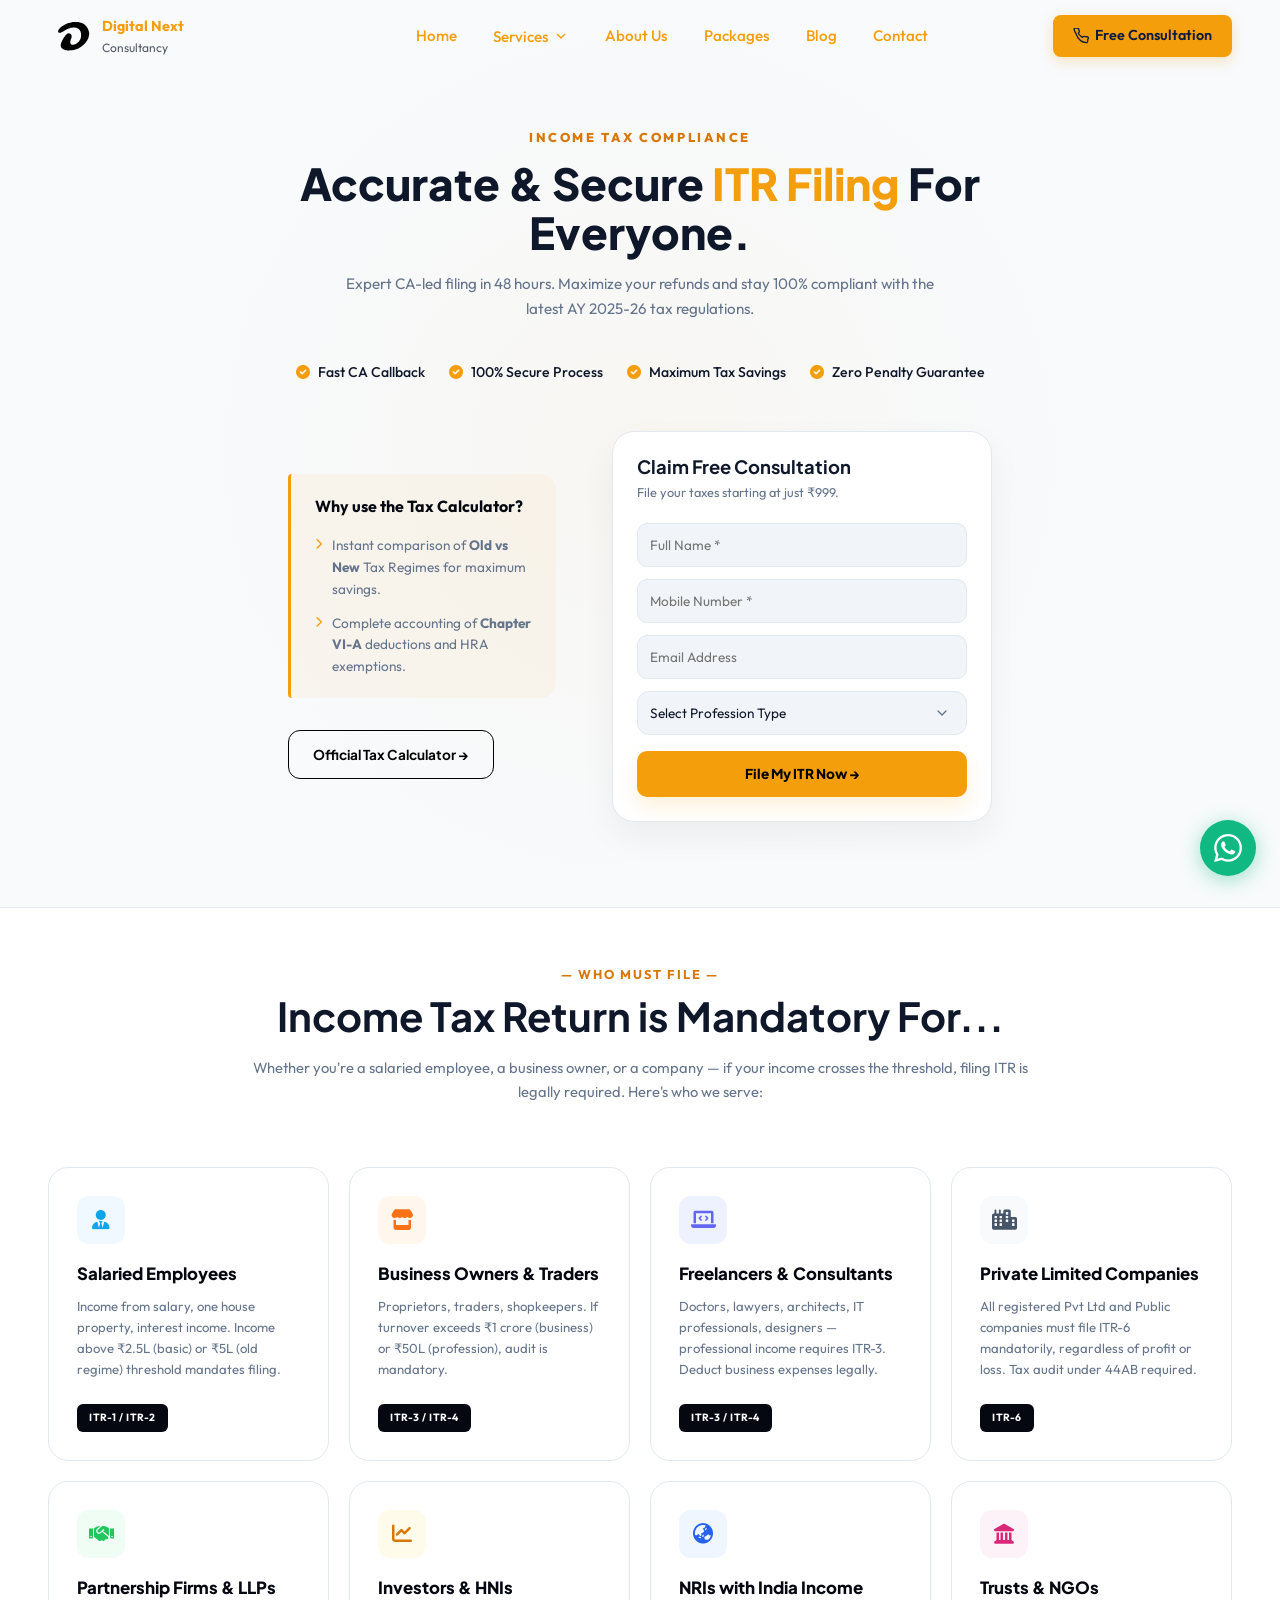
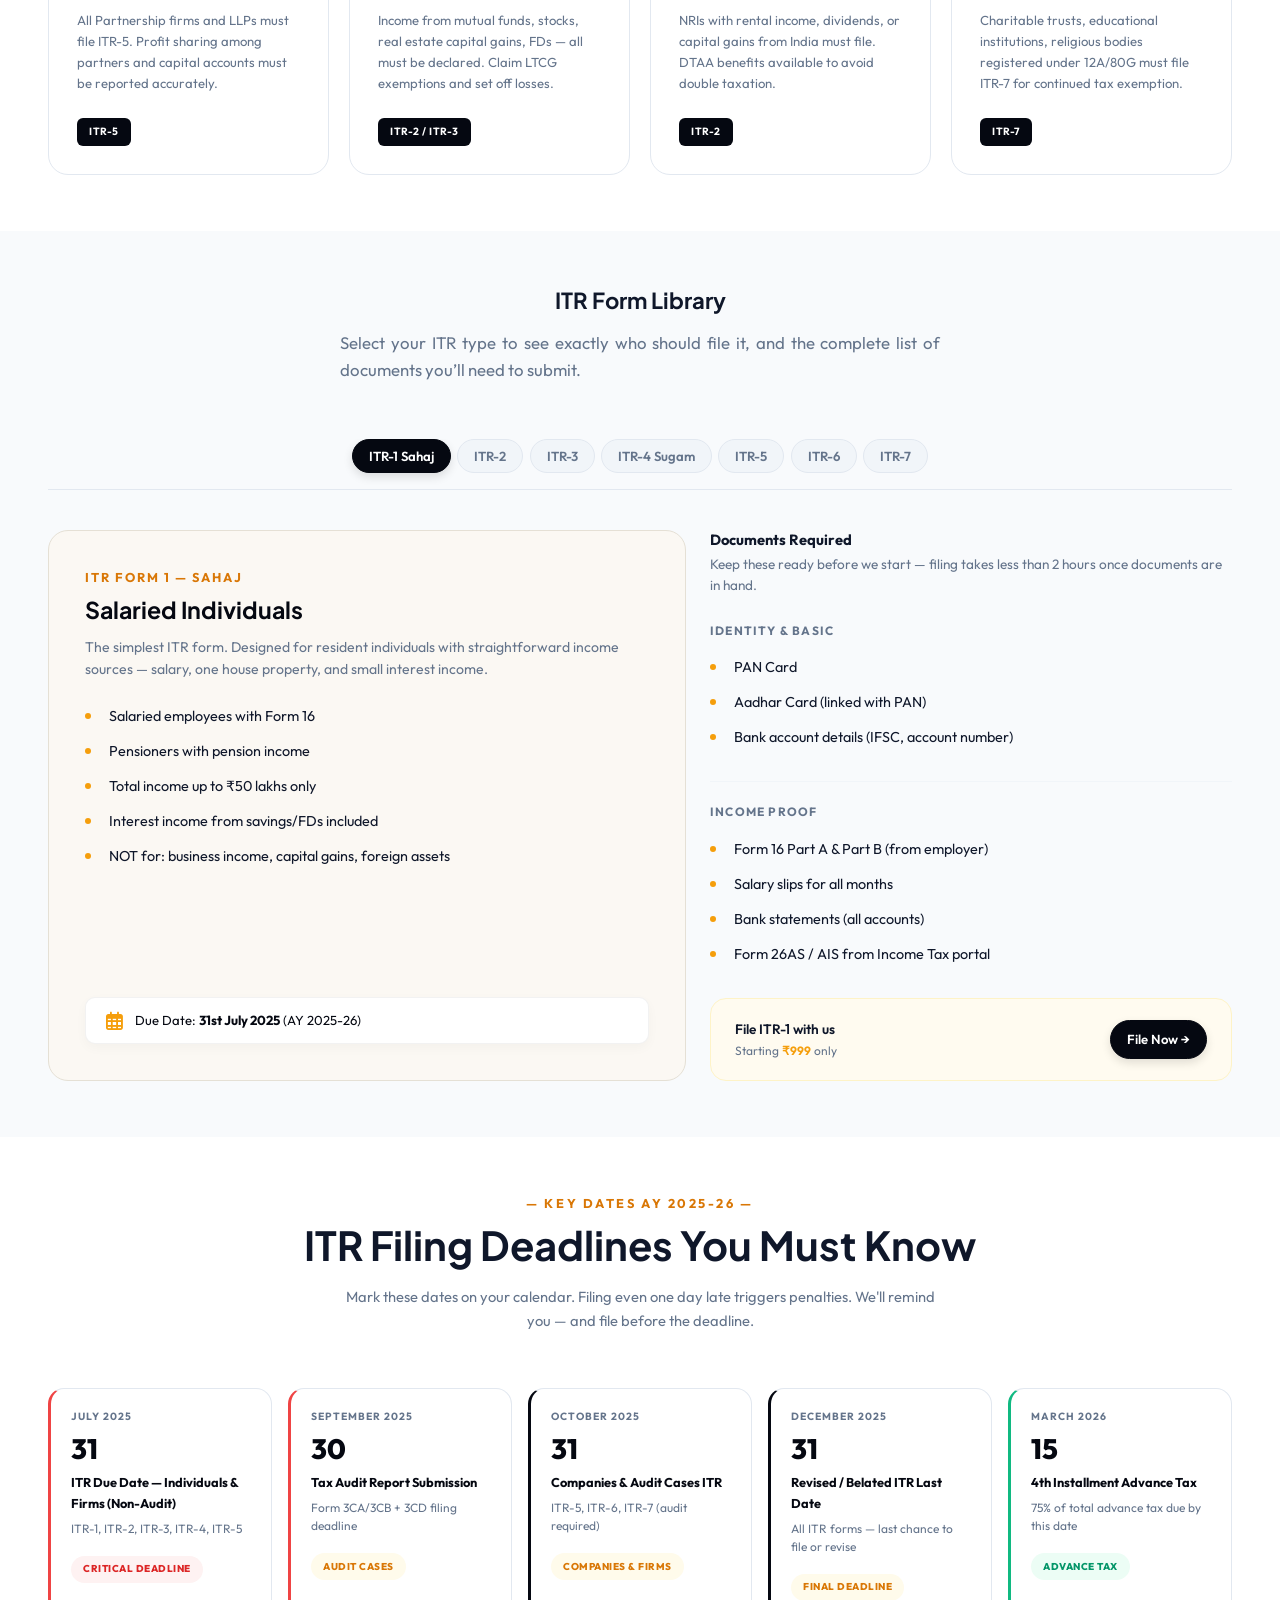
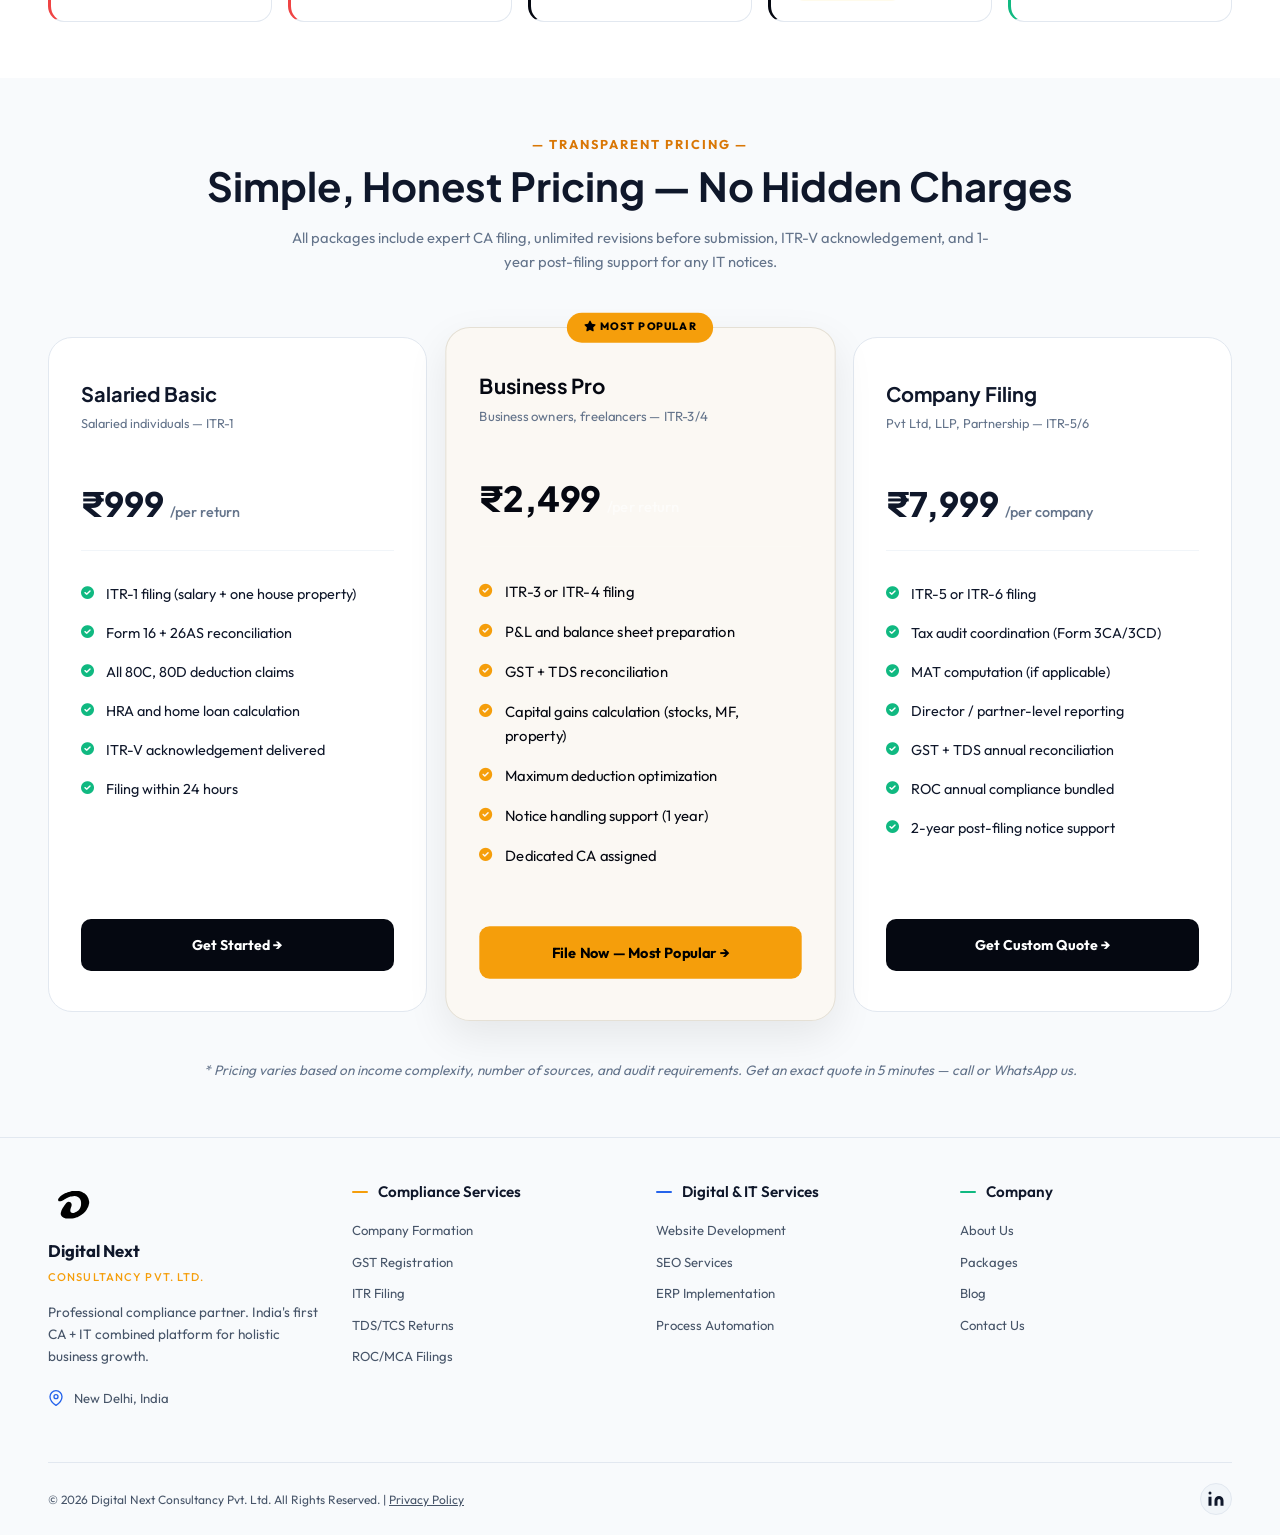
<file: services/itr-filing.html>
<!DOCTYPE html>
<html lang="en">

<head>
  <meta charset="UTF-8" />
  <meta name="viewport" content="width=device-width, initial-scale=1.0" />
  <title>ITR Filing Services | Digital Next Consultancy</title>
  <meta name="description"
    content="Expert CA-led ITR filing services for individuals, businesses, and corporations. Precise, fast, and 100% compliant tax solutions." />
  <link rel="stylesheet" href="../style.css" />
  <link rel="preconnect" href="https://fonts.googleapis.com" />
  <link rel="preconnect" href="https://fonts.gstatic.com" crossorigin />
  <link
    href="https://fonts.googleapis.com/css2?family=Outfit:wght@300;400;500;600;700;800&family=Plus+Jakarta+Sans:wght@200..800&display=swap"
    rel="stylesheet">
  <link rel="stylesheet" href="https://cdnjs.cloudflare.com/ajax/libs/font-awesome/6.0.0/css/all.min.css">
  <style>
    /* ITR PAGE PREMIUM LIGHT REFINEMENTS - SCALED 30% */
    :root {
      --itr-gold: #f59e0b;
      --itr-beige-gold: #FBF8F3;
      /* Sophisticated Cream-Gold Base */
      --itr-navy: #050811;
      --itr-light-bg: #FFFFFF;
      --itr-grey-bg: #F8FAFC;
      --itr-border: #E2E8F0;
      --itr-text: #0F172A;
      --itr-muted: #64748B;
      --itr-accent: rgba(245, 158, 11, 0.1);
    }

    body {
      background-color: var(--itr-light-bg);
      color: var(--itr-text);
      font-family: 'Outfit', sans-serif;
      font-size: 0.92rem;
      /* Reduced by ~8% globally for compact feel */
    }

    .itr-section {
      padding: 3.5rem 0;
    }

    /* Reduced from 5rem */

    /* Hero Refinement - Centered Elite Space (Scaled) */
    .itr-hero {
      padding: 125px 0 85px;
      /* Reduced from 180px/120px */
      text-align: center;
      background: radial-gradient(circle at 50% 50%, rgba(245, 158, 11, 0.04) 0%, transparent 60%),
        var(--itr-grey-bg);
      border-bottom: 1px solid var(--itr-border);
    }

    .itr-hero .container {
      max-width: 800px;
      /* Reduced for tighter focus */
      margin: 0 auto;
    }

    .text-gold {
      color: var(--itr-gold);
    }

    .itr-hero h1 {
      font-size: clamp(1.8rem, 4vw, 2.75rem);
      /* Reduced from 3.75rem */
      margin-bottom: 1rem;
      line-height: 1.1;
      font-weight: 800;
    }

    .itr-hero .section-subtitle {
      font-size: 0.95rem;
      /* Reduced from 1.05rem */
      max-width: 600px;
      margin: 0 auto 2.5rem;
      line-height: 1.6;
      text-align: center;
      color: var(--itr-muted);
    }

    .hero-features {
      display: flex;
      flex-wrap: wrap;
      justify-content: center;
      gap: 1.5rem;
      margin-bottom: 2.5rem;
    }

    .hero-feature-item {
      display: flex;
      align-items: center;
      gap: 8px;
      font-weight: 500;
      font-size: 0.88rem;
      /* Reduced from 0.95rem */
    }

    .itr-lead-card {
      background: #FFFFFF;
      border: 1px solid var(--itr-border);
      border-radius: 22px;
      /* Reduced from 28px */
      padding: 2rem;
      /* Reduced from 2.5rem */
      box-shadow: 0 15px 35px rgba(0, 0, 0, 0.05);
      max-width: 440px;
      margin: 0 auto;
      text-align: left;
    }

    /* Mandatory Grid - 8 Card Layout */
    .mandatory-grid {
      display: grid;
      grid-template-columns: repeat(auto-fit, minmax(230px, 1fr));
      gap: 1.25rem;
      margin-top: 3rem;
    }

    .mandatory-card {
      background: #FFFFFF;
      border: 1px solid var(--itr-border);
      border-radius: 20px;
      padding: 1.75rem;
      transition: all 0.4s cubic-bezier(0.175, 0.885, 0.32, 1.275);
      display: flex;
      flex-direction: column;
      height: 100%;
    }

    .mandatory-card:hover {
      transform: translateY(-8px) scale(1.02);
      box-shadow: 0 15px 35px rgba(0, 0, 0, 0.06);
      border-color: var(--itr-gold);
    }

    .m-icon {
      width: 48px;
      height: 48px;
      margin-bottom: 1.25rem;
      display: flex;
      align-items: center;
      justify-content: center;
      border-radius: 12px;
      font-size: 1.25rem;
    }

    .mandatory-card h3 {
      font-size: 1.05rem;
      font-weight: 800;
      margin-bottom: 0.75rem;
      color: var(--itr-navy);
      font-family: 'Plus Jakarta Sans', sans-serif;
    }

    .mandatory-card p {
      font-size: 0.82rem;
      color: var(--itr-muted);
      line-height: 1.6;
      margin-bottom: 1.5rem;
      flex-grow: 1;
    }

    .itr-tag {
      display: inline-flex;
      padding: 0.35rem 0.75rem;
      background: #050811;
      color: #FFFFFF;
      font-size: 0.65rem;
      font-weight: 700;
      border-radius: 6px;
      text-transform: uppercase;
      letter-spacing: 0.5px;
      align-self: flex-start;
    }

    /* Tab Design Harmony - Refined & Scaled */
    .itr-tabs-header {
      display: flex;
      gap: 0.4rem;
      overflow-x: auto;
      scrollbar-width: none;
      padding-bottom: 1rem;
      border-bottom: 1px solid var(--itr-border);
      justify-content: flex-start;
    }

    @media (min-width: 1024px) {
      .itr-tabs-header {
        justify-content: center;
      }
    }

    .tab-btn {
      background: #F1F5F9;
      border: 1px solid var(--itr-border);
      color: var(--itr-muted);
      padding: 0.5rem 1rem;
      /* Reduced from 0.6/1.25 */
      border-radius: 25px;
      cursor: pointer;
      font-weight: 600;
      font-size: 0.82rem;
      /* Reduced from 0.88rem */
      transition: all 0.3s ease;
      white-space: nowrap;
    }

    .tab-btn.active {
      background: var(--itr-navy);
      color: #FFFFFF;
      border-color: var(--itr-navy);
      box-shadow: 0 4px 10px rgba(0, 0, 0, 0.12);
    }

    .tab-pane {
      display: none;
      margin-top: 2.5rem;
      animation: slideUp 0.4s ease;
    }

    .tab-pane.active {
      display: block;
    }

    /* Deadlines Section (Scaled) */
    .deadline-grid {
      display: grid;
      grid-template-columns: repeat(auto-fit, minmax(180px, 1fr));
      gap: 1rem;
      margin-top: 2.5rem;
    }

    .deadline-card {
      background: #FFFFFF;
      border: 1px solid var(--itr-border);
      border-radius: 16px;
      padding: 1.25rem;
      position: relative;
      border-left: 3px solid var(--itr-border);
      transition: all 0.4s cubic-bezier(0.165, 0.84, 0.44, 1);
      z-index: 1;
    }

    .deadline-card::after {
      content: '';
      position: absolute;
      bottom: -1px;
      left: 10%;
      width: 80%;
      height: 10px;
      z-index: -1;
      opacity: 0;
      filter: blur(8px);
      transition: all 0.5s ease;
    }

    /* Specific Category Styles */
    .deadline-card.red {
      border-left-color: #EF4444;
    }

    .deadline-card.red::after {
      background: radial-gradient(ellipse at center, #EF4444 0%, transparent 75%);
    }

    .deadline-card.red:hover {
      border-color: #EF4444;
      box-shadow: 0 15px 30px rgba(239, 68, 68, 0.12);
    }

    .deadline-card.navy {
      border-left-color: var(--itr-navy);
    }

    .deadline-card.navy::after {
      background: radial-gradient(ellipse at center, var(--itr-navy) 0%, transparent 75%);
    }

    .deadline-card.navy:hover {
      border-color: var(--itr-navy);
      box-shadow: 0 15px 30px rgba(5, 8, 17, 0.12);
    }

    .deadline-card.green {
      border-left-color: #10B981;
    }

    .deadline-card.green::after {
      background: radial-gradient(ellipse at center, #10B981 0%, transparent 75%);
    }

    .deadline-card.green:hover {
      border-color: #10B981;
      box-shadow: 0 15px 30px rgba(16, 185, 129, 0.12);
    }

    .deadline-card:hover {
      transform: translateY(-6px);
    }

    .deadline-card:hover::after {
      opacity: 0.8;
      bottom: -10px;
      transform: scale(1.15);
    }

    .deadline-month {
      font-size: 0.65rem;
      font-weight: 700;
      color: var(--itr-muted);
      text-transform: uppercase;
      letter-spacing: 1px;
    }

    .deadline-day {
      font-size: 1.75rem;
      font-weight: 800;
      color: var(--itr-navy);
      line-height: 1.2;
      margin: 0.4rem 0;
    }

    .deadline-title {
      font-size: 0.8rem;
      font-weight: 700;
      color: var(--itr-navy);
      margin-bottom: 0.4rem;
    }

    .deadline-desc {
      font-size: 0.75rem;
      color: var(--itr-muted);
      line-height: 1.5;
      margin-bottom: 1.1rem;
    }

    .deadline-tag {
      display: inline-block;
      padding: 0.35rem 0.75rem;
      border-radius: 20px;
      font-size: 0.62rem;
      font-weight: 800;
      text-transform: uppercase;
      letter-spacing: 0.5px;
    }

    .deadline-tag.red {
      background: #FEF2F2;
      color: #DC2626;
    }

    .deadline-tag.gold {
      background: #FFFBEB;
      color: #D97706;
    }

    .deadline-tag.navy {
      background: #F8FAFC;
      color: var(--itr-navy);
    }

    .deadline-tag.green {
      background: #ECFDF5;
      color: #059669;
    }

    /* Pricing Section Styles (Scaled & Beige Pivot) */
    .pricing-grid-itr {
      display: grid;
      grid-template-columns: repeat(auto-fit, minmax(280px, 1fr));
      gap: 1.5rem;
      margin-top: 3rem;
      align-items: stretch;
    }

    .price-card {
      background: #FFFFFF;
      border: 1px solid var(--itr-border);
      border-radius: 24px;
      padding: 2.5rem 2rem;
      display: flex;
      flex-direction: column;
      position: relative;
      transition: all 0.4s ease;
    }

    .price-card.popular {
      background: var(--itr-beige-gold);
      /* Beige Pivot */
      color: var(--itr-navy);
      /* Text Darkened */
      border: 1px solid #E5E0D5;
      transform: scale(1.03);
      /* Reduced scale */
      box-shadow: 0 15px 40px rgba(0, 0, 0, 0.08);
      z-index: 2;
    }

    .popular-badge {
      position: absolute;
      top: 0;
      left: 50%;
      transform: translate(-50%, -50%);
      background: var(--itr-gold);
      color: #000;
      padding: 0.4rem 1rem;
      border-radius: 20px;
      font-size: 0.65rem;
      font-weight: 800;
      letter-spacing: 1px;
    }

    .price-header {
      margin-bottom: 1.5rem;
    }

    .price-cat {
      font-size: 1.25rem;
      font-weight: 700;
      margin-bottom: 0.2rem;
      font-family: 'Plus Jakarta Sans', sans-serif;
    }

    .price-sub {
      font-size: 0.8rem;
      color: var(--itr-muted);
    }

    .price-card.popular .price-sub {
      color: var(--itr-muted);
    }

    .price-value {
      font-size: 2.1rem;
      font-weight: 800;
      margin: 1.2rem 0;
      font-family: 'Plus Jakarta Sans', sans-serif;
    }

    .price-value span {
      font-size: 0.82rem;
    }

    .price-features {
      list-style: none;
      padding: 0;
      margin: 0 0 2rem 0;
      border-top: 1px solid #F1F5F9;
      padding-top: 1.5rem;
      flex-grow: 1;
    }

    .price-card.popular .price-features {
      border-top-color: rgba(0, 0, 0, 0.05);
    }

    .price-features li {
      gap: 10px;
      margin-bottom: 0.85rem;
      font-size: 0.85rem;
    }

    .price-btn {
      width: 100%;
      padding: 0.9rem;
      border-radius: 10px;
      font-weight: 700;
      font-size: 0.88rem;
    }

    .price-btn:hover {
      transform: translateY(-2px);
      box-shadow: 0 8px 15px rgba(0, 0, 0, 0.08);
    }

    .price-btn.navy {
      background: var(--itr-navy);
      color: #FFF;
      text-decoration: none;
      display: block;
      text-align: center;
    }

    .price-btn.gold {
      background: var(--itr-gold);
      color: #000;
      text-decoration: none;
      display: block;
      text-align: center;
    }

    /* Detail Grid Layout (Scaled & Beige Pivot) */
    .itr-detail-grid {
      display: grid;
      grid-template-columns: 1.1fr 0.9fr;
      gap: 1.5rem;
      margin-top: 1.5rem;
    }

    .itr-info-pane {
      background: var(--itr-beige-gold);
      color: var(--itr-navy);
      border: 1px solid #E5E0D5;
      border-radius: 20px;
      padding: 2.25rem;
      display: flex;
      flex-direction: column;
      position: relative;
    }

    .itr-info-pane .overline {
      color: var(--itr-gold);
      font-weight: 700;
      margin-bottom: 0.5rem;
      display: block;
      font-size: 0.8rem;
      letter-spacing: 2px;
    }

    .itr-info-pane h3 {
      color: var(--itr-navy);
      font-size: 1.45rem;
      margin-bottom: 0.75rem;
      font-family: 'Plus Jakarta Sans', sans-serif;
    }

    .itr-info-pane p {
      color: var(--itr-muted);
      line-height: 1.6;
      margin-bottom: 1.5rem;
      font-size: 0.88rem;
    }

    .due-date-alert {
      background: #FFFFFF;
      border: 1px solid rgba(0, 0, 0, 0.05);
      padding: 0.75rem 1.25rem;
      border-radius: 10px;
      margin-top: auto;
      display: flex;
      align-items: center;
      gap: 12px;
      font-size: 0.82rem;
      color: var(--itr-navy);
      box-shadow: 0 4px 12px rgba(0, 0, 0, 0.03);
    }

    .pricing-banner {
      background: #FFFBF5;
      border: 1px solid #F1ECE4;
      padding: 1rem 1.25rem;
      border-radius: 12px;
      margin-top: auto;
      display: flex;
      align-items: center;
      justify-content: space-between;
    }

    .docs-category {
      border-top: 1px solid #F1F5F9;
      padding: 1.25rem 0;
    }

    .docs-category:first-of-type {
      border-top: none;
      padding-top: 0;
    }

    .docs-label {
      font-size: 0.75rem;
      text-transform: uppercase;
      letter-spacing: 0.1em;
      font-weight: 700;
      color: var(--itr-muted);
      margin-bottom: 1rem;
    }

    .doc-list {
      list-style: none;
      padding: 0;
    }

    .doc-list li {
      position: relative;
      padding-left: 1.5rem;
      margin-bottom: 0.75rem;
      font-size: 0.9rem;
      color: var(--itr-text);
    }

    .doc-list li::before {
      content: '';
      position: absolute;
      left: 0;
      top: 8px;
      width: 6px;
      height: 6px;
      background: var(--itr-gold);
      border-radius: 50%;
    }

    .pricing-banner {
      background: #FFFBF0;
      border: 1px solid #FEF3C7;
      padding: 1.25rem 1.5rem;
      border-radius: 16px;
      margin-top: auto;
      display: flex;
      align-items: center;
      justify-content: space-between;
    }

    @media (max-width: 992px) {
      .itr-detail-grid {
        grid-template-columns: 1fr;
      }

      .itr-hero {
        padding: 120px 0 80px;
      }
    }

    @keyframes slideUp {
      from {
        opacity: 0;
        transform: translateY(20px);
      }

      to {
        opacity: 1;
        transform: translateY(0);
      }
    }

    /* Section Overrides */
    h1,
    h2,
    h3 {
      font-family: 'Plus Jakarta Sans', sans-serif;
      color: var(--itr-text);
    }

    .overline {
      color: var(--itr-gold);
      font-weight: 800;
    }

    .section-subtitle {
      color: var(--itr-muted);
    }

    /* HERO GRID LAYOUT (NEW) */
    .hero-split-grid {
      display: grid;
      grid-template-columns: 1fr 380px;
      gap: 3.5rem;
      align-items: center;
      margin-top: 3rem;
      text-align: left;
    }

    .hero-left-content {
      display: flex;
      flex-direction: column;
      gap: 1.5rem;
    }

    .itr-helper-box {
      background: rgba(245, 158, 11, 0.05);
      border-left: 3px solid var(--itr-gold);
      padding: 1.25rem 1.5rem;
      border-radius: 4px 16px 16px 4px;
      margin-bottom: 0.5rem;
    }

    .itr-helper-box p {
      margin: 0;
      font-size: 0.9rem;
      line-height: 1.6;
      color: var(--itr-text);
      font-weight: 500;
    }

    .btn-magnetic {
      display: inline-flex;
      transition: transform 0.2s cubic-bezier(0.175, 0.885, 0.32, 1.275);
      width: fit-content;
    }

    .itr-form-select {
      width: 100%;
      padding: 1rem;
      border-radius: 12px;
      border: 1px solid var(--itr-border);
      background: #F1F5F9;
      font-family: 'Outfit', sans-serif;
      font-size: 0.9rem;
      color: var(--itr-text);
      appearance: none;
      background-image: url("data:image/svg+xml,%3Csvg xmlns='http://www.w3.org/2000/svg' width='24' height='24' viewBox='0 0 24 24' fill='none' stroke='%2364748B' stroke-width='2' stroke-linecap='round' stroke-linejoin='round'%3E%3Cpolyline points='6 9 12 15 18 9'%3E%3C/polyline%3E%3C/svg%3E");
      background-repeat: no-repeat;
      background-position: right 1rem center;
      background-size: 1.2em;
    }

    @media (max-width: 992px) {
      .hero-split-grid {
        grid-template-columns: 1fr;
        gap: 3rem;
        text-align: center;
      }

      .hero-left-content {
        align-items: center;
      }

      .itr-helper-box {
        border-left: none;
        border-top: 3px solid var(--itr-gold);
        border-radius: 16px;
      }

      .btn-magnetic {
        margin: 0 auto;
      }
    }

    /* Red Urgency Logic */
    .card-penalty {
      background: #FFF5F5 !important;
      border-color: #FED7D7 !important;
    }

    .card-penalty h2 {
      color: #E53E3E !important;
    }

    /* Navigation Visibility Fix: Gold at top, Black on scroll */
    #main-nav:not(.scrolled) .nav-link,
    #main-nav:not(.scrolled) .nav-services-btn,
    #main-nav:not(.scrolled) .nav-logo-name {
      color: var(--itr-gold) !important;
    }

    #main-nav:not(.scrolled) .nav-services-btn svg,
    #main-nav:not(.scrolled) .nav-logo-icon {
      stroke: var(--itr-gold) !important;
      border-color: var(--itr-gold) !important;
    }

    #main-nav.scrolled .nav-link,
    #main-nav.scrolled .nav-services-btn {
      color: #0F172A !important;
    }

    #main-nav.scrolled .nav-services-btn svg {
      stroke: #0F172A !important;
    }

    #main-nav.scrolled .nav-logo-name {
      color: #0F172A !important;
    }

    #main-nav.scrolled .nav-logo-sub {
      color: rgba(15, 23, 42, 0.6) !important;
    }

    @media (max-width: 992px) {
      .itr-detail-card {
        grid-template-columns: 1fr;
        padding: 2rem;
      }

      .itr-hero .grid-2 {
        grid-template-columns: 1fr;
      }
    }
  </style>
</head>

<body class="light-page">

  <div id="scroll-progress"></div>

  <!-- ======================== NAVIGATION ======================== -->
  <nav id="main-nav" class="light-page" aria-label="Main Navigation">
    <div class="container">
      <div class="nav-inner">
        <a href="../index.html" class="nav-logo">
          <div class="nav-logo-icon"><img src="../assets/logo.svg" alt="DNT Logo"></div>
          <div class="nav-logo-text">
            <span class="nav-logo-name">Digital Next</span>
            <span class="nav-logo-sub">Consultancy</span>
          </div>
        </a>

        <div class="nav-right">
          <button class="menu-toggle" id="mobile-menu-toggle" aria-label="Toggle Menu">
            <span></span><span></span><span></span>
          </button>
        </div>

        <div class="nav-links">
          <a href="../index.html" class="nav-link" data-path="/index.html">Home</a>
          <div class="nav-services-wrap">
            <button class="nav-services-btn">
              Services
              <svg width="16" height="16" viewBox="0 0 24 24" fill="none" stroke="currentColor" stroke-width="2">
                <polyline points="6 9 12 15 18 9" />
              </svg>
            </button>
            <div class="services-dropdown">
              <div class="services-dropdown-grid">
                <div class="services-col gold">
                  <a href="compliance.html" class="services-col-title">
                    <svg width="18" height="18" viewBox="0 0 24 24" fill="none" stroke="currentColor" stroke-width="2">
                      <path d="M12 22s8-4 8-10V5l-8-3-8 3v7c0 6 8 10 8 10z" />
                    </svg>
                    Statutory &amp; Compliance
                  </a>
                  <ul>
                    <li><a href="compliance.html#formation">Company Formation</a></li>
                    <li><a href="compliance.html#gst">GST Registration &amp; Filing</a></li>
                    <li><a href="itr-filing.html">ITR Filing</a></li>
                    <li><a href="compliance.html#tds">TDS/TCS Filing</a></li>
                    <li><a href="compliance.html#roc">ROC/MCA Filings</a></li>
                  </ul>
                </div>
                <div class="services-col blue">
                  <a href="digital-marketing.html" class="services-col-title">
                    <svg width="18" height="18" viewBox="0 0 24 24" fill="none" stroke="currentColor" stroke-width="2">
                      <line x1="18" y1="20" x2="18" y2="10" />
                      <line x1="12" y1="20" x2="12" y2="4" />
                      <line x1="6" y1="20" x2="6" y2="14" />
                    </svg>
                    Digital Marketing
                  </a>
                  <ul>
                    <li><a href="digital-marketing.html#web">Website Development</a></li>
                    <li><a href="digital-marketing.html#seo">SEO Services</a></li>
                    <li><a href="digital-marketing.html#ads">Paid Advertising</a></li>
                    <li><a href="digital-marketing.html#smm">Social Media Marketing</a></li>
                    <li><a href="digital-marketing.html#content">Content Marketing</a></li>
                  </ul>
                </div>
                <div class="services-col green">
                  <a href="technology.html" class="services-col-title">
                    <svg width="18" height="18" viewBox="0 0 24 24" fill="none" stroke="currentColor" stroke-width="2">
                      <rect x="4" y="4" width="16" height="16" rx="2" />
                      <rect x="9" y="9" width="6" height="6" />
                      <line x1="9" y1="2" x2="9" y2="4" />
                      <line x1="15" y1="2" x2="15" y2="4" />
                      <line x1="9" y1="20" x2="9" y2="22" />
                      <line x1="15" y1="20" x2="15" y2="22" />
                      <line x1="20" y1="9" x2="22" y2="9" />
                      <line x1="20" y1="14" x2="22" y2="14" />
                      <line x1="2" y1="9" x2="4" y2="9" />
                      <line x1="2" y1="14" x2="4" y2="14" />
                    </svg>
                    IT &amp; Technology
                  </a>
                  <ul>
                    <li><a href="technology.html#erp">ERP Implementation</a></li>
                    <li><a href="technology.html#crm">CRM Integration</a></li>
                    <li><a href="technology.html#automation">Process Automation</a></li>
                    <li><a href="technology.html#dashboard">AI Compliance Dashboard</a></li>
                    <li><a href="technology.html#cloud">Cloud Migration</a></li>
                  </ul>
                </div>
              </div>
              <div class="services-dropdown-footer">
                <a href="../dashboard.html">Explore Our AI Compliance Dashboard</a>
                <span>→</span>
              </div>
            </div>
          </div>
          <a href="../about.html" class="nav-link" data-path="/about.html">About Us</a>
          <a href="../packages.html" class="nav-link" data-path="/packages.html">Packages</a>
          <a href="../blog.html" class="nav-link" data-path="/blog.html">Blog</a>
          <a href="../contact.html" class="nav-link" data-path="/contact.html">Contact</a>
        </div>

        <a href="../contact.html" class="nav-cta-btn">
          <svg width="16" height="16" viewBox="0 0 24 24" fill="none" stroke="currentColor" stroke-width="2">
            <path
              d="M22 16.92v3a2 2 0 01-2.18 2 19.79 19.79 0 01-8.63-3.07A19.5 19.5 0 014.69 8.81 19.79 19.79 0 011.61 2.18 2 2 0 013.6 0h3a2 2 0 012 1.72 12.84 12.84 0 00.7 2.81 2 2 0 01-.45 2.11L7.91 7.91a16 16 0 006.18 6.18l.95-.95a2 2 0 012.11-.45 12.84 12.84 0 002.81.7A2 2 0 0122 16.92z" />
          </svg>
          Free Consultation
        </a>
      </div>
    </div>
  </nav>

  <!-- HERO -->
  <section class="itr-hero">
    <div class="container">
      <div class="hero-text reveal">
        <span class="overline">Income Tax Compliance</span>
        <h1>Accurate & Secure <span class="text-gold">ITR Filing</span> For Everyone.</h1>
        <p class="section-subtitle">Expert CA-led filing in 48 hours. Maximize your refunds and stay 100% compliant with
          the latest AY 2025-26 tax regulations.</p>

        <div class="hero-features">
          <div class="hero-feature-item"><i class="fas fa-check-circle text-gold"></i> Fast CA Callback</div>
          <div class="hero-feature-item"><i class="fas fa-check-circle text-gold"></i> 100% Secure Process</div>
          <div class="hero-feature-item"><i class="fas fa-check-circle text-gold"></i> Maximum Tax Savings</div>
          <div class="hero-feature-item"><i class="fas fa-check-circle text-gold"></i> Zero Penalty Guarantee</div>
        </div>
      </div>

      <div class="hero-split-grid">
        <div class="hero-left-content reveal">
          <div class="itr-helper-box">
            <p style="margin-bottom: 1rem; color: var(--itr-navy); font-weight: 700; font-size: 1rem;">Why use the Tax
              Calculator?</p>
            <div style="display: flex; flex-direction: column; gap: 0.75rem;">
              <div
                style="display: flex; align-items: flex-start; gap: 10px; font-size: 0.85rem; color: var(--itr-muted);">
                <i class="fas fa-chevron-right" style="color: var(--itr-gold); margin-top: 3px; font-size: 0.7rem;"></i>
                <span>Instant comparison of <strong>Old vs New</strong> Tax Regimes for maximum savings.</span>
              </div>
              <div
                style="display: flex; align-items: flex-start; gap: 10px; font-size: 0.85rem; color: var(--itr-muted);">
                <i class="fas fa-chevron-right" style="color: var(--itr-gold); margin-top: 3px; font-size: 0.7rem;"></i>
                <span>Complete accounting of <strong>Chapter VI-A</strong> deductions and HRA exemptions.</span>
              </div>
            </div>
          </div>

          <a href="https://eportal.incometax.gov.in/iec/foservices/#/TaxCalc/calculator" target="_blank" rel="noopener"
            class="btn-shine btn-magnetic"
            style="padding: 0.8rem 1.5rem; background: transparent; color: #000; border: 1.5px solid #000; border-radius: 12px; font-weight: 700; text-decoration: none; font-size: 0.85rem; font-family: 'Plus Jakarta Sans', sans-serif;">
            Official Tax Calculator →
          </a>
        </div>

        <div class="hero-right-content reveal-delay-1">
          <div class="itr-lead-card" style="margin: 0; max-width: 100%; padding: 1.5rem;">
            <h3 style="font-family: 'Plus Jakarta Sans', sans-serif; margin-bottom: 0.25rem; font-size: 1.15rem;">Claim
              Free Consultation</h3>
            <p style="color: var(--itr-muted); font-size: 0.8rem; margin-bottom: 1.25rem;">File your taxes starting at
              just ₹999.</p>
            <form id="itrFinalLeadForm">
              <div class="itr-form-group" style="margin-bottom:0.75rem">
                <input type="text" placeholder="Full Name *" required
                  style="width:100%; padding:0.75rem; border-radius:10px; border:1px solid var(--itr-border); background:#F1F5F9; font-family: 'Outfit', sans-serif; font-size: 0.85rem;">
              </div>
              <div class="itr-form-group" style="margin-bottom:0.75rem">
                <input type="tel" placeholder="Mobile Number *" required
                  style="width:100%; padding:0.75rem; border-radius:10px; border:1px solid var(--itr-border); background:#F1F5F9; font-family: 'Outfit', sans-serif; font-size: 0.85rem;">
              </div>
              <div class="itr-form-group" style="margin-bottom:0.75rem">
                <input type="email" placeholder="Email Address"
                  style="width:100%; padding:0.75rem; border-radius:10px; border:1px solid var(--itr-border); background:#F1F5F9; font-family: 'Outfit', sans-serif; font-size: 0.85rem;">
              </div>
              <div class="itr-form-group" style="margin-bottom:1rem">
                <select class="itr-form-select" required style="padding: 0.75rem; font-size: 0.85rem;">
                  <option value="" disabled selected>Select Profession Type</option>
                  <option value="salaried">Salaried Employee</option>
                  <option value="professional">Professional (CA/Doctor/Lawyer)</option>
                  <option value="business">Business Owner</option>
                  <option value="freelancer">Freelancer / Consultant</option>
                  <option value="other">Other Income Sources</option>
                </select>
              </div>
              <button type="submit" class="btn-shine"
                style="width: 100%; padding: 0.9rem; background: var(--itr-gold); border: none; border-radius: 10px; font-weight: 800; cursor: pointer; color: black; box-shadow: 0 10px 20px rgba(245,158,11,0.15); font-family: 'Plus Jakarta Sans', sans-serif; font-size: 0.85rem;">File
                My ITR Now →</button>
            </form>
          </div>
        </div>
      </div>
    </div>
  </section>

  <!-- MANDATORY GRID -->
  <section class="itr-section" style="background: #FFFFFF;">
    <div class="container">
      <div class="section-heading text-center reveal">
        <span class="overline"
          style="color: var(--itr-gold); font-weight: 700; display: block; margin-bottom: 0.5rem; text-transform: uppercase; letter-spacing: 2px;">—
          WHO MUST FILE —</span>
        <h2 style="font-size: 2.5rem; margin-bottom: 1rem; font-family: 'Plus Jakarta Sans', sans-serif;">Income Tax
          Return is
          Mandatory For...</h2>
        <p style="color: var(--itr-muted); max-width: 800px; margin: 0 auto; line-height: 1.6;">Whether you're a
          salaried employee, a business owner, or a company — if your income crosses the threshold, filing ITR is
          legally required. Here's who we serve:</p>
      </div>

      <div class="mandatory-grid animate-stagger" style="margin-top: 4rem;">
        <!-- Card 1: Salaried -->
        <div class="mandatory-card reveal">
          <div class="m-icon" style="background: #F0F9FF; color: #0EA5E9;"><i class="fas fa-user-tie"></i></div>
          <h3>Salaried Employees</h3>
          <p>Income from salary, one house property, interest income. Income above ₹2.5L (basic) or ₹5L (old regime)
            threshold mandates filing.</p>
          <span class="itr-tag">ITR-1 / ITR-2</span>
        </div>

        <!-- Card 2: Business Owners -->
        <div class="mandatory-card reveal">
          <div class="m-icon" style="background: #FFF7ED; color: #F97316;"><i class="fas fa-store"></i></div>
          <h3>Business Owners & Traders</h3>
          <p>Proprietors, traders, shopkeepers. If turnover exceeds ₹1 crore (business) or ₹50L (profession), audit is
            mandatory.</p>
          <span class="itr-tag">ITR-3 / ITR-4</span>
        </div>

        <!-- Card 3: Freelancers -->
        <div class="mandatory-card reveal">
          <div class="m-icon" style="background: #EEF2FF; color: #6366F1;"><i class="fas fa-laptop-code"></i></div>
          <h3>Freelancers & Consultants</h3>
          <p>Doctors, lawyers, architects, IT professionals, designers — professional income requires ITR-3. Deduct
            business expenses legally.</p>
          <span class="itr-tag">ITR-3 / ITR-4</span>
        </div>

        <!-- Card 4: Pvt Ltd Companies -->
        <div class="mandatory-card reveal">
          <div class="m-icon" style="background: #F8FAFC; color: #475569;"><i class="fas fa-city"></i></div>
          <h3>Private Limited Companies</h3>
          <p>All registered Pvt Ltd and Public companies must file ITR-6 mandatorily, regardless of profit or loss. Tax
            audit under 44AB required.</p>
          <span class="itr-tag">ITR-6</span>
        </div>

        <!-- Card 5: Partnership Firms -->
        <div class="mandatory-card reveal">
          <div class="m-icon" style="background: #F0FDF4; color: #22C55E;"><i class="fas fa-handshake"></i></div>
          <h3>Partnership Firms & LLPs</h3>
          <p>All Partnership firms and LLPs must file ITR-5. Profit sharing among partners and capital accounts must be
            reported accurately.</p>
          <span class="itr-tag">ITR-5</span>
        </div>

        <!-- Card 6: Investors & HNIs -->
        <div class="mandatory-card reveal">
          <div class="m-icon" style="background: #FFFBEB; color: #D97706;"><i class="fas fa-chart-line"></i></div>
          <h3>Investors & HNIs</h3>
          <p>Income from mutual funds, stocks, real estate capital gains, FDs — all must be declared. Claim LTCG
            exemptions and set off losses.</p>
          <span class="itr-tag">ITR-2 / ITR-3</span>
        </div>

        <!-- Card 7: NRIs -->
        <div class="mandatory-card reveal">
          <div class="m-icon" style="background: #EFF6FF; color: #2563EB;"><i class="fas fa-globe-asia"></i></div>
          <h3>NRIs with India Income</h3>
          <p>NRIs with rental income, dividends, or capital gains from India must file. DTAA benefits available to avoid
            double taxation.</p>
          <span class="itr-tag">ITR-2</span>
        </div>

        <!-- Card 8: Trusts & NGOs -->
        <div class="mandatory-card reveal">
          <div class="m-icon" style="background: #FDF2F8; color: #DB2777;"><i class="fas fa-landmark"></i></div>
          <h3>Trusts & NGOs</h3>
          <p>Charitable trusts, educational institutions, religious bodies registered under 12A/80G must file ITR-7 for
            continued tax exemption.</p>
          <span class="itr-tag">ITR-7</span>
        </div>
      </div>
    </div>
  </section>

  <!-- TABS -->
  <section class="itr-section" style="background: var(--itr-grey-bg);">
    <div class="container">
      <div class="section-heading text-center reveal">
        <h2 class="section-title">ITR Form Library</h2>
        <p class="section-subtitle">Select your ITR type to see exactly who should file it, and the complete list of
          documents you’ll need to submit.</p>
      </div>

      <div class="itr-tabs-header reveal" style="margin-top: 3rem;">
        <button class="tab-btn active" onclick="tabShow(event, 'itr1')">ITR-1 Sahaj</button>
        <button class="tab-btn" onclick="tabShow(event, 'itr2')">ITR-2</button>
        <button class="tab-btn" onclick="tabShow(event, 'itr3')">ITR-3</button>
        <button class="tab-btn" onclick="tabShow(event, 'itr4')">ITR-4 Sugam</button>
        <button class="tab-btn" onclick="tabShow(event, 'itr5')">ITR-5</button>
        <button class="tab-btn" onclick="tabShow(event, 'itr6')">ITR-6</button>
        <button class="tab-btn" onclick="tabShow(event, 'itr7')">ITR-7</button>
      </div>

      <!-- ITR-1 -->
      <div id="itr1" class="tab-pane active reveal">
        <div class="itr-detail-grid">
          <div class="itr-info-pane">
            <span class="overline" style="margin-bottom: 0.5rem; font-size: 0.8rem; letter-spacing: 2px;">ITR FORM 1 —
              SAHAJ</span>
            <h3>Salaried Individuals</h3>
            <p>The simplest ITR form. Designed for resident individuals with straightforward income sources — salary,
              one house property, and small interest income.</p>
            <ul class="doc-list">
              <li>Salaried employees with Form 16</li>
              <li>Pensioners with pension income</li>
              <li>Total income up to ₹50 lakhs only</li>
              <li>Interest income from savings/FDs included</li>
              <li>NOT for: business income, capital gains, foreign assets</li>
            </ul>
            <div class="due-date-alert">
              <i class="far fa-calendar-alt" style="color: var(--itr-gold); font-size: 1.2rem;"></i>
              <span>Due Date: <strong>31st July 2025</strong> (AY 2025-26)</span>
            </div>
          </div>
          <div class="itr-docs-pane">
            <h4 style="margin-bottom: 0.25rem;">Documents Required</h4>
            <p style="font-size: 0.85rem; color: var(--itr-muted); margin-bottom: 1.5rem;">Keep these ready before we
              start — filing takes less than 2 hours once documents are in hand.</p>

            <div class="docs-category">
              <div class="docs-label">IDENTITY & BASIC</div>
              <ul class="doc-list">
                <li>PAN Card</li>
                <li>Aadhar Card (linked with PAN)</li>
                <li>Bank account details (IFSC, account number)</li>
              </ul>
            </div>
            <div class="docs-category">
              <div class="docs-label">INCOME PROOF</div>
              <ul class="doc-list">
                <li>Form 16 Part A & Part B (from employer)</li>
                <li>Salary slips for all months</li>
                <li>Bank statements (all accounts)</li>
                <li>Form 26AS / AIS from Income Tax portal</li>
              </ul>
            </div>

            <div class="pricing-banner">
              <div>
                <div style="font-size: 0.85rem; font-weight: 600;">File ITR-1 with us</div>
                <div style="font-size: 0.75rem; color: var(--itr-muted);">Starting <span class="text-gold"
                    style="font-weight: 700;">₹999</span> only</div>
              </div>
              <a href="../contact.html" class="tab-btn active" style="padding: 0.5rem 1rem;">File Now →</a>
            </div>
          </div>
        </div>
      </div>

      <!-- ITR-2 -->
      <div id="itr2" class="tab-pane reveal">
        <div class="itr-detail-grid">
          <div class="itr-info-pane">
            <span class="overline" style="margin-bottom: 0.5rem; font-size: 0.8rem; letter-spacing: 2px;">ITR FORM
              2</span>
            <h3>Salary + Capital Gains</h3>
            <p>For individuals and HUFs with income from salary, multiple house properties, capital gains (stocks,
              mutual funds, real estate), and foreign income or assets.</p>
            <ul class="doc-list">
              <li>Salaried individuals with capital gains</li>
              <li>Investors — stocks, MF, real estate profits</li>
              <li>NRIs with India-sourced income</li>
              <li>Individuals with foreign assets / income</li>
              <li>Income above ₹50 lakhs</li>
              <li>NOT for: business/professional income</li>
            </ul>
            <div class="due-date-alert">
              <i class="far fa-calendar-alt" style="color: var(--itr-gold); font-size: 1.2rem;"></i>
              <span>Due Date: <strong>31st July 2025</strong> (AY 2025-26)</span>
            </div>
          </div>
          <div class="itr-docs-pane">
            <h4 style="margin-bottom: 0.25rem;">Documents Required</h4>
            <p style="font-size: 0.85rem; color: var(--itr-muted); margin-bottom: 1.5rem;">Capital gains filing requires
              broker statements and property documents — we walk you through each step.</p>

            <div class="docs-category">
              <div class="docs-label">ALL ITR-1 DOCUMENTS, PLUS:</div>
              <ul class="doc-list">
                <li>Capital gains statement from broker (Zerodha / Upstox)</li>
                <li>Mutual fund statement (CAMS / Kfintech)</li>
                <li>Property sale deed / purchase agreement</li>
                <li>Stamp duty valuation report</li>
              </ul>
            </div>
            <div class="docs-category">
              <div class="docs-label">FOR NRIS / FOREIGN INCOME</div>
              <ul class="doc-list">
                <li>Foreign bank account details (FATCA)</li>
                <li>DTAA country-specific forms</li>
                <li>Foreign assets schedule details</li>
              </ul>
            </div>

            <div class="pricing-banner">
              <div>
                <div style="font-size: 0.85rem; font-weight: 600;">File ITR-2 with us</div>
                <div style="font-size: 0.75rem; color: var(--itr-muted);">Starting <span class="text-gold"
                    style="font-weight: 700;">₹1,499</span> only</div>
              </div>
              <a href="../contact.html" class="tab-btn active" style="padding: 0.5rem 1rem;">File Now →</a>
            </div>
          </div>
        </div>
      </div>

      <!-- ITR-3 -->
      <div id="itr3" class="tab-pane reveal">
        <div class="itr-detail-grid">
          <div class="itr-info-pane">
            <span class="overline" style="margin-bottom: 0.5rem; font-size: 0.8rem; letter-spacing: 2px;">ITR FORM
              3</span>
            <h3>Business / Professionals</h3>
            <p>The most comprehensive individual ITR form. Our experts handle the entire books-of-accounts
              reconciliation for you.</p>
            <ul class="doc-list">
              <li>Doctors, Lawyers, Architects, CAs (own practice)</li>
              <li>Freelancers with professional income</li>
              <li>Business owners not covered under 44AD/ADA</li>
              <li>Traders with F&O / speculative income</li>
              <li>Also includes salary, capital gains, house property</li>
            </ul>
            <div class="due-date-alert">
              <i class="far fa-calendar-alt" style="color: var(--itr-gold); font-size: 1.2rem;"></i>
              <span>Due Date: <strong>31st July 2025</strong> (Non-audit) | <strong>31st Oct 2025</strong>
                (Audit)</span>
            </div>
          </div>
          <div class="itr-docs-pane">
            <h4 style="margin-bottom: 0.25rem;">Documents Required</h4>
            <p style="font-size: 0.85rem; color: var(--itr-muted); margin-bottom: 1.5rem;">Business income filing
              requires precise data — we help categorize your expenses for max savings.</p>

            <div class="docs-category">
              <div class="docs-label">BUSINESS / PROFESSIONAL RECORDS</div>
              <ul class="doc-list">
                <li>Profit & Loss Account for FY 2024-25</li>
                <li>Balance Sheet as on 31st March 2025</li>
                <li>GST returns (GSTR-3B, GSTR-1) if registered</li>
                <li>TDS certificates received (Form 16A)</li>
              </ul>
            </div>
            <div class="docs-category">
              <div class="docs-label">AUDIT DOCUMENTS (IF APPLICABLE)</div>
              <ul class="doc-list">
                <li>Tax Audit Report — Form 3CA/3CB+3CD</li>
                <li>Auditor's certificate</li>
              </ul>
            </div>

            <div class="pricing-banner">
              <div>
                <div style="font-size: 0.85rem; font-weight: 600;">File ITR-3 with us</div>
                <div style="font-size: 0.75rem; color: var(--itr-muted);">Starting <span class="text-gold"
                    style="font-weight: 700;">₹2,499</span> only</div>
              </div>
              <a href="../contact.html" class="tab-btn active" style="padding: 0.5rem 1rem;">File Now →</a>
            </div>
          </div>
        </div>
      </div>

      <!-- ITR-4 -->
      <div id="itr4" class="tab-pane reveal">
        <div class="itr-detail-grid">
          <div class="itr-info-pane">
            <span class="overline" style="margin-bottom: 0.5rem; font-size: 0.8rem; letter-spacing: 2px;">ITR FORM 4 —
              SUGAM</span>
            <h3>Small Business (Presumptive)</h3>
            <p>The easiest business ITR. For small businesses, traders, and professionals who opt for presumptive
              taxation — no detailed books needed.</p>
            <ul class="doc-list">
              <li>Small shopkeepers, kirana store owners</li>
              <li>Small contractors and sub-contractors (44AE)</li>
              <li>Professionals with turnover ≤ ₹75L (44ADA)</li>
              <li>Business with turnover ≤ ₹3 crore (44AD)</li>
              <li>NOT for: Companies, LLPs, firms</li>
            </ul>
            <div class="due-date-alert">
              <i class="far fa-calendar-alt" style="color: var(--itr-gold); font-size: 1.2rem;"></i>
              <span>Due Date: <strong>31st July 2025</strong> (AY 2025-26)</span>
            </div>
          </div>
          <div class="itr-docs-pane">
            <h4 style="margin-bottom: 0.25rem;">Documents Required</h4>
            <p style="font-size: 0.85rem; color: var(--itr-muted); margin-bottom: 1.5rem;">Presumptive taxation means no
              detailed books — just basic income and bank records.</p>

            <div class="docs-category">
              <div class="docs-label">BASIC IDENTITY</div>
              <ul class="doc-list">
                <li>PAN Card and Aadhar Card</li>
                <li>Bank account details (all used for business)</li>
              </ul>
            </div>
            <div class="docs-category">
              <div class="docs-label">INCOME DETAILS</div>
              <ul class="doc-list">
                <li>Total turnover / gross receipts for FY 2024-25</li>
                <li>Bank statements (business + personal)</li>
                <li>GST registration certificate (if registered)</li>
              </ul>
            </div>

            <div class="pricing-banner">
              <div>
                <div style="font-size: 0.85rem; font-weight: 600;">File ITR-4 with us</div>
                <div style="font-size: 0.75rem; color: var(--itr-muted);">Starting <span class="text-gold"
                    style="font-weight: 700;">₹1,499</span> only</div>
              </div>
              <a href="../contact.html" class="tab-btn active" style="padding: 0.5rem 1rem;">File Now →</a>
            </div>
          </div>
        </div>
      </div>

      <!-- ITR-5 -->
      <div id="itr5" class="tab-pane reveal">
        <div class="itr-detail-grid">
          <div class="itr-info-pane">
            <span class="overline" style="margin-bottom: 0.5rem; font-size: 0.8rem; letter-spacing: 2px;">ITR FORM
              5</span>
            <h3>Firms, LLPs & AOPs</h3>
            <p>Partnership and LLP filings are complex — we handle partner capital accounts, profit allocation, and
              complete audit coordination.</p>
            <ul class="doc-list">
              <li>Partnership firms (registered or unregistered)</li>
              <li>Limited Liability Partnerships (LLPs)</li>
              <li>Association of Persons (AOPs)</li>
              <li>Body of Individuals (BOIs)</li>
              <li>Cooperative societies, local authorities</li>
            </ul>
            <div class="due-date-alert">
              <i class="far fa-calendar-alt" style="color: var(--itr-gold); font-size: 1.2rem;"></i>
              <span>Due Date: <strong>31st July 2025</strong> (Non-audit) | <strong>31st Oct 2025</strong>
                (Audit)</span>
            </div>
          </div>
          <div class="itr-docs-pane">
            <h4 style="margin-bottom: 0.25rem;">Documents Required</h4>
            <p style="font-size: 0.85rem; color: var(--itr-muted); margin-bottom: 1.5rem;">Entity filings require
              professional oversight — we ensure every ledger matches your bank feeds.</p>

            <div class="docs-category">
              <div class="docs-label">ENTITY DOCUMENTS</div>
              <ul class="doc-list">
                <li>Partnership Deed / LLP Agreement</li>
                <li>PAN of firm/LLP</li>
                <li>List of all partners with PAN + profit sharing ratio</li>
                <li>LLP registration certificate (for LLPs)</li>
              </ul>
            </div>
            <div class="docs-category">
              <div class="docs-label">FINANCIAL RECORDS</div>
              <ul class="doc-list">
                <li>Profit & Loss Account for FY 2024-25</li>
                <li>Balance Sheet as on 31st March 2025</li>
                <li>Capital accounts of all partners</li>
              </ul>
            </div>

            <div class="pricing-banner">
              <div>
                <div style="font-size: 0.85rem; font-weight: 600;">File ITR-5 with us</div>
                <div style="font-size: 0.75rem; color: var(--itr-muted);">Starting <span class="text-gold"
                    style="font-weight: 700;">₹3,999</span> only</div>
              </div>
              <a href="../contact.html" class="tab-btn active" style="padding: 0.5rem 1rem;">File Now →</a>
            </div>
          </div>
        </div>
      </div>

      <!-- ITR-6 -->
      <div id="itr6" class="tab-pane reveal">
        <div class="itr-detail-grid">
          <div class="itr-info-pane">
            <span class="overline" style="margin-bottom: 0.5rem; font-size: 0.8rem; letter-spacing: 2px;">ITR FORM
              6</span>
            <h3>Corporate / Company</h3>
            <p>Comprehensive tax reporting for all companies registered in India (Pvt Ltd, Public Ltd, OPC) that do not
              claim exemption under Section 11.</p>
            <ul class="doc-list">
              <li>Private & Public Limited Companies</li>
              <li>One Person Companies (OPC)</li>
              <li>Companies with business income or capital gains</li>
              <li>Companies with foreign assets or income</li>
            </ul>
            <div class="due-date-alert">
              <i class="far fa-calendar-alt" style="color: var(--itr-gold); font-size: 1.2rem;"></i>
              <span>Due Date: <strong>31st Oct 2025</strong> (Mandatory Audit)</span>
            </div>
          </div>
          <div class="itr-docs-pane">
            <h4 style="margin-bottom: 0.25rem;">Documents Required</h4>
            <p style="font-size: 0.85rem; color: var(--itr-muted); margin-bottom: 1.5rem;">Corporate filing is highly
              technical — we ensure alignment between ROC, GST, and Income Tax.</p>

            <div class="docs-category">
              <div class="docs-label">AUDITED RECORDS</div>
              <ul class="doc-list">
                <li>Audited Financial Statements (P&L, Bal Sheet)</li>
                <li>Tax Audit Report (Form 3CA/3CB-3CD)</li>
                <li>MAT (Minimum Alternate Tax) calculations</li>
                <li>Transfer Pricing report (if applicable)</li>
              </ul>
            </div>
            <div class="docs-category">
              <div class="docs-label">COMPLIANCE ATTACHMENTS</div>
              <ul class="doc-list">
                <li>ROC Filings (AOC-4, MGT-7)</li>
                <li>Digital Signature (DSC) of Director</li>
                <li>Details of Directors and Shareholding pattern</li>
              </ul>
            </div>

            <div class="pricing-banner">
              <div>
                <div style="font-size: 0.85rem; font-weight: 600;">File ITR-6 with us</div>
                <div style="font-size: 0.75rem; color: var(--itr-muted);">Starting <span class="text-gold"
                    style="font-weight: 700;">₹5,999</span> only</div>
              </div>
              <a href="../contact.html" class="tab-btn active" style="padding: 0.5rem 1rem;">File Now →</a>
            </div>
          </div>
        </div>
      </div>

      <!-- ITR-7 -->
      <div id="itr7" class="tab-pane reveal">
        <div class="itr-detail-grid">
          <div class="itr-info-pane">
            <span class="overline" style="margin-bottom: 0.5rem; font-size: 0.8rem; letter-spacing: 2px;">ITR FORM
              7</span>
            <h3>Trusts / NGOs / Political Parties</h3>
            <p>Specialized filing for charitable trusts, religious institutions, political parties, and educational or
              medical associations.</p>
            <ul class="doc-list">
              <li>Charitable / Religious Trusts</li>
              <li>NGOs with 12A/80G status</li>
              <li>Scientific Research Associations</li>
              <li>Educational and Medical Institutions</li>
              <li>Political Parties & News Agencies</li>
            </ul>
            <div class="due-date-alert">
              <i class="far fa-calendar-alt" style="color: var(--itr-gold); font-size: 1.2rem;"></i>
              <span>Due Date: <strong>31st Oct 2025</strong> (Audit Mandatory)</span>
            </div>
          </div>
          <div class="itr-docs-pane">
            <h4 style="margin-bottom: 0.25rem;">Documents Required</h4>
            <p style="font-size: 0.85rem; color: var(--itr-muted); margin-bottom: 1.5rem;">Trust filing requires strict
              adherence to exemption rules — we help you maintain your tax-free status.</p>

            <div class="docs-category">
              <div class="docs-label">EXEMPTION RECORDS</div>
              <ul class="doc-list">
                <li>Registration Certificate (12A, 80G)</li>
                <li>Trust Deed / Bylaws / Constitution docs</li>
                <li>Audit reports specific to Trusts (Form 10B/10BB)</li>
                <li>Details of accumulation of funds (Form 10)</li>
              </ul>
            </div>
            <div class="docs-category">
              <div class="docs-label">ACTIVITY & FINANCIALS</div>
              <ul class="doc-list">
                <li>FCRA registration details (if applicable)</li>
                <li>Audited Financial Statements</li>
                <li>List of donors and contribution details</li>
              </ul>
            </div>

            <div class="pricing-banner">
              <div>
                <div style="font-size: 0.85rem; font-weight: 600;">File ITR-7 with us</div>
                <div style="font-size: 0.75rem; color: var(--itr-muted);">Starting <span class="text-gold"
                    style="font-weight: 700;">₹4,999</span> only</div>
              </div>
              <a href="../contact.html" class="tab-btn active" style="padding: 0.5rem 1rem;">File Now →</a>
            </div>
          </div>
        </div>
      </div>

    </div>
  </section>
  </div>
  </section>

  <!-- DEADLINES -->
  <section class="itr-section" style="background: #FFFFFF;">
    <div class="container">
      <div class="section-heading text-center reveal">
        <span class="overline"
          style="color: var(--itr-gold); font-weight: 700; display: block; margin-bottom: 0.5rem;">— KEY DATES AY
          2025-26 —</span>
        <h2 style="font-size: 2.5rem; margin-bottom: 1rem;">ITR Filing Deadlines You Must Know</h2>
        <p style="color: var(--itr-muted); max-width: 600px; margin: 0 auto;">Mark these dates on your calendar. Filing
          even one day late triggers penalties. We'll remind you — and file before the deadline.</p>
      </div>

      <div class="deadline-grid reveal">
        <div class="deadline-card red">
          <div class="deadline-month">JULY 2025</div>
          <div class="deadline-day">31</div>
          <div class="deadline-title">ITR Due Date — Individuals & Firms (Non-Audit)</div>
          <p class="deadline-desc">ITR-1, ITR-2, ITR-3, ITR-4, ITR-5</p>
          <span class="deadline-tag red">Critical Deadline</span>
        </div>

        <div class="deadline-card red">
          <div class="deadline-month">SEPTEMBER 2025</div>
          <div class="deadline-day">30</div>
          <div class="deadline-title">Tax Audit Report Submission</div>
          <p class="deadline-desc">Form 3CA/3CB + 3CD filing deadline</p>
          <span class="deadline-tag gold">Audit Cases</span>
        </div>

        <div class="deadline-card navy">
          <div class="deadline-month">OCTOBER 2025</div>
          <div class="deadline-day">31</div>
          <div class="deadline-title">Companies & Audit Cases ITR</div>
          <p class="deadline-desc">ITR-5, ITR-6, ITR-7 (audit required)</p>
          <span class="deadline-tag gold">Companies & Firms</span>
        </div>

        <div class="deadline-card navy">
          <div class="deadline-month">DECEMBER 2025</div>
          <div class="deadline-day">31</div>
          <div class="deadline-title">Revised / Belated ITR Last Date</div>
          <p class="deadline-desc">All ITR forms — last chance to file or revise</p>
          <span class="deadline-tag gold">Final Deadline</span>
        </div>

        <div class="deadline-card green">
          <div class="deadline-month">MARCH 2026</div>
          <div class="deadline-day">15</div>
          <div class="deadline-title">4th Installment Advance Tax</div>
          <p class="deadline-desc">75% of total advance tax due by this date</p>
          <span class="deadline-tag green">Advance Tax</span>
        </div>
      </div>
    </div>
  </section>

  <!-- PRICING -->
  <section class="itr-section" style="background: var(--itr-grey-bg);">
    <div class="container">
      <div class="section-heading text-center reveal">
        <span class="overline"
          style="color: var(--itr-gold); font-weight: 700; display: block; margin-bottom: 0.5rem; text-transform: uppercase; letter-spacing: 2px;">—
          TRANSPARENT PRICING —</span>
        <h2 style="font-size: 2.5rem; margin-bottom: 1rem; font-family: 'Plus Jakarta Sans', sans-serif;">Simple, Honest
          Pricing — No Hidden Charges</h2>
        <p style="color: var(--itr-muted); max-width: 700px; margin: 0 auto; line-height: 1.6;">All packages include
          expert CA filing, unlimited revisions before submission, ITR-V acknowledgement, and 1-year post-filing support
          for any IT notices.</p>
      </div>

      <div class="pricing-grid-itr reveal" style="margin-top: 4rem;">
        <!-- Salaried Basic -->
        <div class="price-card">
          <div class="price-header">
            <div class="price-cat">Salaried Basic</div>
            <div class="price-sub">Salaried individuals — ITR-1</div>
          </div>
          <div class="price-value">₹999 <span
              style="font-size: 0.9rem; font-weight: 500; font-family: 'Outfit', sans-serif; color: var(--itr-muted);">/per
              return</span></div>
          <ul class="price-features"
            style="list-style: none; padding: 0; margin: 0 0 2.5rem 0; border-top: 1px solid #F1F5F9; padding-top: 2rem;">
            <li style="display: flex; align-items: flex-start; gap: 12px; margin-bottom: 1rem; font-size: 0.9rem;"><i
                class="fas fa-check-circle" style="color: #10B981; font-size: 0.8rem; margin-top: 4px;"></i> ITR-1
              filing (salary + one house property)</li>
            <li style="display: flex; align-items: flex-start; gap: 12px; margin-bottom: 1rem; font-size: 0.9rem;"><i
                class="fas fa-check-circle" style="color: #10B981; font-size: 0.8rem; margin-top: 4px;"></i> Form 16 +
              26AS reconciliation</li>
            <li style="display: flex; align-items: flex-start; gap: 12px; margin-bottom: 1rem; font-size: 0.9rem;"><i
                class="fas fa-check-circle" style="color: #10B981; font-size: 0.8rem; margin-top: 4px;"></i> All 80C,
              80D deduction claims</li>
            <li style="display: flex; align-items: flex-start; gap: 12px; margin-bottom: 1rem; font-size: 0.9rem;"><i
                class="fas fa-check-circle" style="color: #10B981; font-size: 0.8rem; margin-top: 4px;"></i> HRA and
              home loan calculation</li>
            <li style="display: flex; align-items: flex-start; gap: 12px; margin-bottom: 1rem; font-size: 0.9rem;"><i
                class="fas fa-check-circle" style="color: #10B981; font-size: 0.8rem; margin-top: 4px;"></i> ITR-V
              acknowledgement delivered</li>
            <li style="display: flex; align-items: flex-start; gap: 12px; margin-bottom: 1rem; font-size: 0.9rem;"><i
                class="fas fa-check-circle" style="color: #10B981; font-size: 0.8rem; margin-top: 4px;"></i> Filing
              within 24 hours</li>
          </ul>
          <a href="../contact.html" class="price-btn navy" style="text-decoration: none; display: block;">Get Started
            →</a>
        </div>

        <!-- Business Pro -->
        <div class="price-card popular">
          <div class="popular-badge">
            <i class="fas fa-star"></i> MOST POPULAR
          </div>
          <div class="price-header">
            <div class="price-cat">Business Pro</div>
            <div class="price-sub">Business owners, freelancers — ITR-3/4</div>
          </div>
          <div class="price-value">₹2,499 <span
              style="font-size: 0.9rem; font-weight: 500; font-family: 'Outfit', sans-serif; color: rgba(255,255,255,0.6);">/per
              return</span></div>
          <ul class="price-features"
            style="list-style: none; padding: 0; margin: 0 0 2.5rem 0; border-top: 1px solid rgba(255,255,255,0.1); padding-top: 2rem;">
            <li style="display: flex; align-items: flex-start; gap: 12px; margin-bottom: 1rem; font-size: 0.9rem;"><i
                class="fas fa-check-circle" style="color: var(--itr-gold); font-size: 0.8rem; margin-top: 4px;"></i>
              ITR-3 or ITR-4 filing</li>
            <li style="display: flex; align-items: flex-start; gap: 12px; margin-bottom: 1rem; font-size: 0.9rem;"><i
                class="fas fa-check-circle" style="color: var(--itr-gold); font-size: 0.8rem; margin-top: 4px;"></i> P&L
              and balance sheet preparation</li>
            <li style="display: flex; align-items: flex-start; gap: 12px; margin-bottom: 1rem; font-size: 0.9rem;"><i
                class="fas fa-check-circle" style="color: var(--itr-gold); font-size: 0.8rem; margin-top: 4px;"></i> GST
              + TDS reconciliation</li>
            <li style="display: flex; align-items: flex-start; gap: 12px; margin-bottom: 1rem; font-size: 0.9rem;"><i
                class="fas fa-check-circle" style="color: var(--itr-gold); font-size: 0.8rem; margin-top: 4px;"></i>
              Capital gains calculation (stocks, MF, property)</li>
            <li style="display: flex; align-items: flex-start; gap: 12px; margin-bottom: 1rem; font-size: 0.9rem;"><i
                class="fas fa-check-circle" style="color: var(--itr-gold); font-size: 0.8rem; margin-top: 4px;"></i>
              Maximum deduction optimization</li>
            <li style="display: flex; align-items: flex-start; gap: 12px; margin-bottom: 1rem; font-size: 0.9rem;"><i
                class="fas fa-check-circle" style="color: var(--itr-gold); font-size: 0.8rem; margin-top: 4px;"></i>
              Notice handling support (1 year)</li>
            <li style="display: flex; align-items: flex-start; gap: 12px; margin-bottom: 1rem; font-size: 0.9rem;"><i
                class="fas fa-check-circle" style="color: var(--itr-gold); font-size: 0.8rem; margin-top: 4px;"></i>
              Dedicated CA assigned</li>
          </ul>
          <a href="../contact.html" class="price-btn gold" style="text-decoration: none; display: block;">File Now —
            Most Popular →</a>
        </div>

        <!-- Company Filing -->
        <div class="price-card">
          <div class="price-header">
            <div class="price-cat">Company Filing</div>
            <div class="price-sub">Pvt Ltd, LLP, Partnership — ITR-5/6</div>
          </div>
          <div class="price-value">₹7,999 <span
              style="font-size: 0.9rem; font-weight: 500; font-family: 'Outfit', sans-serif; color: var(--itr-muted);">/per
              company</span></div>
          <ul class="price-features"
            style="list-style: none; padding: 0; margin: 0 0 2.5rem 0; border-top: 1px solid #F1F5F9; padding-top: 2rem;">
            <li style="display: flex; align-items: flex-start; gap: 12px; margin-bottom: 1rem; font-size: 0.9rem;"><i
                class="fas fa-check-circle" style="color: #10B981; font-size: 0.8rem; margin-top: 4px;"></i> ITR-5 or
              ITR-6 filing</li>
            <li style="display: flex; align-items: flex-start; gap: 12px; margin-bottom: 1rem; font-size: 0.9rem;"><i
                class="fas fa-check-circle" style="color: #10B981; font-size: 0.8rem; margin-top: 4px;"></i> Tax audit
              coordination (Form 3CA/3CD)</li>
            <li style="display: flex; align-items: flex-start; gap: 12px; margin-bottom: 1rem; font-size: 0.9rem;"><i
                class="fas fa-check-circle" style="color: #10B981; font-size: 0.8rem; margin-top: 4px;"></i> MAT
              computation (if applicable)</li>
            <li style="display: flex; align-items: flex-start; gap: 12px; margin-bottom: 1rem; font-size: 0.9rem;"><i
                class="fas fa-check-circle" style="color: #10B981; font-size: 0.8rem; margin-top: 4px;"></i> Director /
              partner-level reporting</li>
            <li style="display: flex; align-items: flex-start; gap: 12px; margin-bottom: 1rem; font-size: 0.9rem;"><i
                class="fas fa-check-circle" style="color: #10B981; font-size: 0.8rem; margin-top: 4px;"></i> GST + TDS
              annual reconciliation</li>
            <li style="display: flex; align-items: flex-start; gap: 12px; margin-bottom: 1rem; font-size: 0.9rem;"><i
                class="fas fa-check-circle" style="color: #10B981; font-size: 0.8rem; margin-top: 4px;"></i> ROC annual
              compliance bundled</li>
            <li style="display: flex; align-items: flex-start; gap: 12px; margin-bottom: 1rem; font-size: 0.9rem;"><i
                class="fas fa-check-circle" style="color: #10B981; font-size: 0.8rem; margin-top: 4px;"></i> 2-year
              post-filing notice support</li>
          </ul>
          <a href="../contact.html" class="price-btn navy" style="text-decoration: none; display: block;">Get Custom
            Quote →</a>
        </div>
      </div>

      <p style="text-align: center; margin-top: 3rem; font-size: 0.85rem; color: var(--itr-muted); font-style: italic;">
        * Pricing varies based on income complexity, number of sources, and audit requirements. Get an exact quote in 5
        minutes — call or WhatsApp us.</p>
    </div>
  </section>

  <!-- ======================== FOOTER ======================== -->
  <footer class="footer section-padding">
    <div class="container">
      <div class="footer-grid">
        <div>
          <div class="footer-logo-icon"><img src="../assets/logo.svg" alt="DNT Logo"></div>
          <div
            style="font-family:'Outfit',sans-serif;font-weight:700;font-size:1.05rem;margin-bottom:0.2rem;color:var(--text-primary)">
            Digital Next</div>
          <div
            style="font-family:'Outfit',sans-serif;font-weight:500;font-size:0.7rem;color:var(--gold);text-transform:uppercase;letter-spacing:0.1em;margin-bottom:1rem">
            Consultancy Pvt. Ltd.</div>
          <p class="footer-desc">Professional compliance partner. India's first CA + IT combined platform for holistic
            business growth.</p>
          <div class="footer-contact-item">
            <svg width="16" height="16" viewBox="0 0 24 24" fill="none" stroke="currentColor" stroke-width="2">
              <path d="M21 10c0 7-9 13-9 13s-9-6-9-13a9 9 0 0118 0z" />
              <circle cx="12" cy="10" r="3" />
            </svg>
            New Delhi, India
          </div>
        </div>
        <div>
          <h4 class="footer-col-title gold">Compliance Services</h4>
          <ul class="footer-links">
            <li><a href="compliance.html#formation">Company Formation</a></li>
            <li><a href="compliance.html#gst">GST Registration</a></li>
            <li><a href="itr-filing.html">ITR Filing</a></li>
            <li><a href="compliance.html#tds">TDS/TCS Returns</a></li>
            <li><a href="compliance.html#roc">ROC/MCA Filings</a></li>
          </ul>
        </div>
        <div>
          <h4 class="footer-col-title blue">Digital &amp; IT Services</h4>
          <ul class="footer-links blue">
            <li><a href="digital-marketing.html#web">Website Development</a></li>
            <li><a href="digital-marketing.html#seo">SEO Services</a></li>
            <li><a href="technology.html#erp">ERP Implementation</a></li>
            <li><a href="technology.html#automation">Process Automation</a></li>
          </ul>
        </div>
        <div>
          <h4 class="footer-col-title green">Company</h4>
          <ul class="footer-links green">
            <li><a href="../about.html">About Us</a></li>
            <li><a href="../packages.html">Packages</a></li>
            <li><a href="../blog.html">Blog</a></li>
            <li><a href="../contact.html">Contact Us</a></li>
          </ul>
        </div>
      </div>
      <div class="footer-bottom">
        <p class="footer-copy">© 2026 Digital Next Consultancy Pvt. Ltd. All Rights Reserved. | <a
            href="../privacy.html" style="color:inherit;text-decoration:underline">Privacy Policy</a></p>
        <div class="footer-socials">
          <a href="https://linkedin.com" target="_blank" rel="noopener" class="social-btn" aria-label="LinkedIn">
            <svg width="18" height="18" viewBox="0 0 24 24" fill="currentColor">
              <path d="M16 8a6 6 0 016 6v7h-4v-7a2 2 0 00-2-2 2 2 0 00-2 2v7h-4v-7a6 6 0 016-6zM2 9h4v12H2z" />
              <circle cx="4" cy="4" r="2" />
            </svg>
          </a>
        </div>
      </div>
    </div>
  </footer>

  <!-- WhatsApp Button -->
  <a id="whatsapp-btn"
    href="https://wa.me/918130035039?text=Hi!%20I%20would%20like%20to%20know%20more%20about%20your%20services."
    target="_blank" rel="noopener" aria-label="Chat on WhatsApp">
    <svg width="28" height="28" viewBox="0 0 24 24" fill="currentColor">
      <path
        d="M17.472 14.382c-.297-.149-1.758-.867-2.03-.967-.273-.099-.471-.148-.67.15-.197.297-.767.966-.94 1.164-.173.199-.347.223-.644.075-.297-.15-1.255-.463-2.39-1.475-.883-.788-1.48-1.761-1.653-2.059-.173-.297-.018-.458.13-.606.134-.133.298-.347.446-.52.149-.174.198-.298.298-.497.099-.198.05-.371-.025-.52-.075-.149-.669-1.612-.916-2.207-.242-.579-.487-.5-.669-.51-.173-.008-.371-.01-.57-.01-.198 0-.52.074-.792.372-.272.297-1.04 1.016-1.04 2.479 0 1.462 1.065 2.875 1.213 3.074.149.198 2.096 3.2 5.077 4.487.709.306 1.262.489 1.694.625.712.227 1.36.195 1.871.118.571-.085 1.758-.719 2.006-1.413.248-.694.248-1.289.173-1.413-.074-.124-.272-.198-.57-.347m-5.421 7.403h-.004a9.87 9.87 0 01-5.031-1.378l-.361-.214-3.741.982.998-3.648-.235-.374a9.86 9.86 0 01-1.51-5.26c.001-5.45 4.436-9.884 9.888-9.884 2.64 0 5.122 1.03 6.988 2.898a9.825 9.825 0 012.893 6.994c-.003 5.45-4.437 9.884-9.885 9.884m8.413-18.297A11.815 11.815 0 0012.05 0C5.495 0 .16 5.335.157 11.892c0 2.096.547 4.142 1.588 5.945L.057 24l6.305-1.654a11.882 11.882 0 005.683 1.448h.005c6.554 0 11.89-5.335 11.893-11.893a11.821 11.821 0 00-3.48-8.413z" />
    </svg>
  </a>

  <script src="../script.js"></script>
  <script>
    function tabShow(evt, tabName) {
      const panes = document.querySelectorAll('.tab-pane');
      const btns = document.querySelectorAll('.tab-btn');
      panes.forEach(p => p.classList.remove('active'));
      btns.forEach(b => b.classList.remove('active'));
      document.getElementById(tabName).classList.add('active');
      evt.currentTarget.classList.add('active');
    }
  </script>
</body>

</html>
</file>
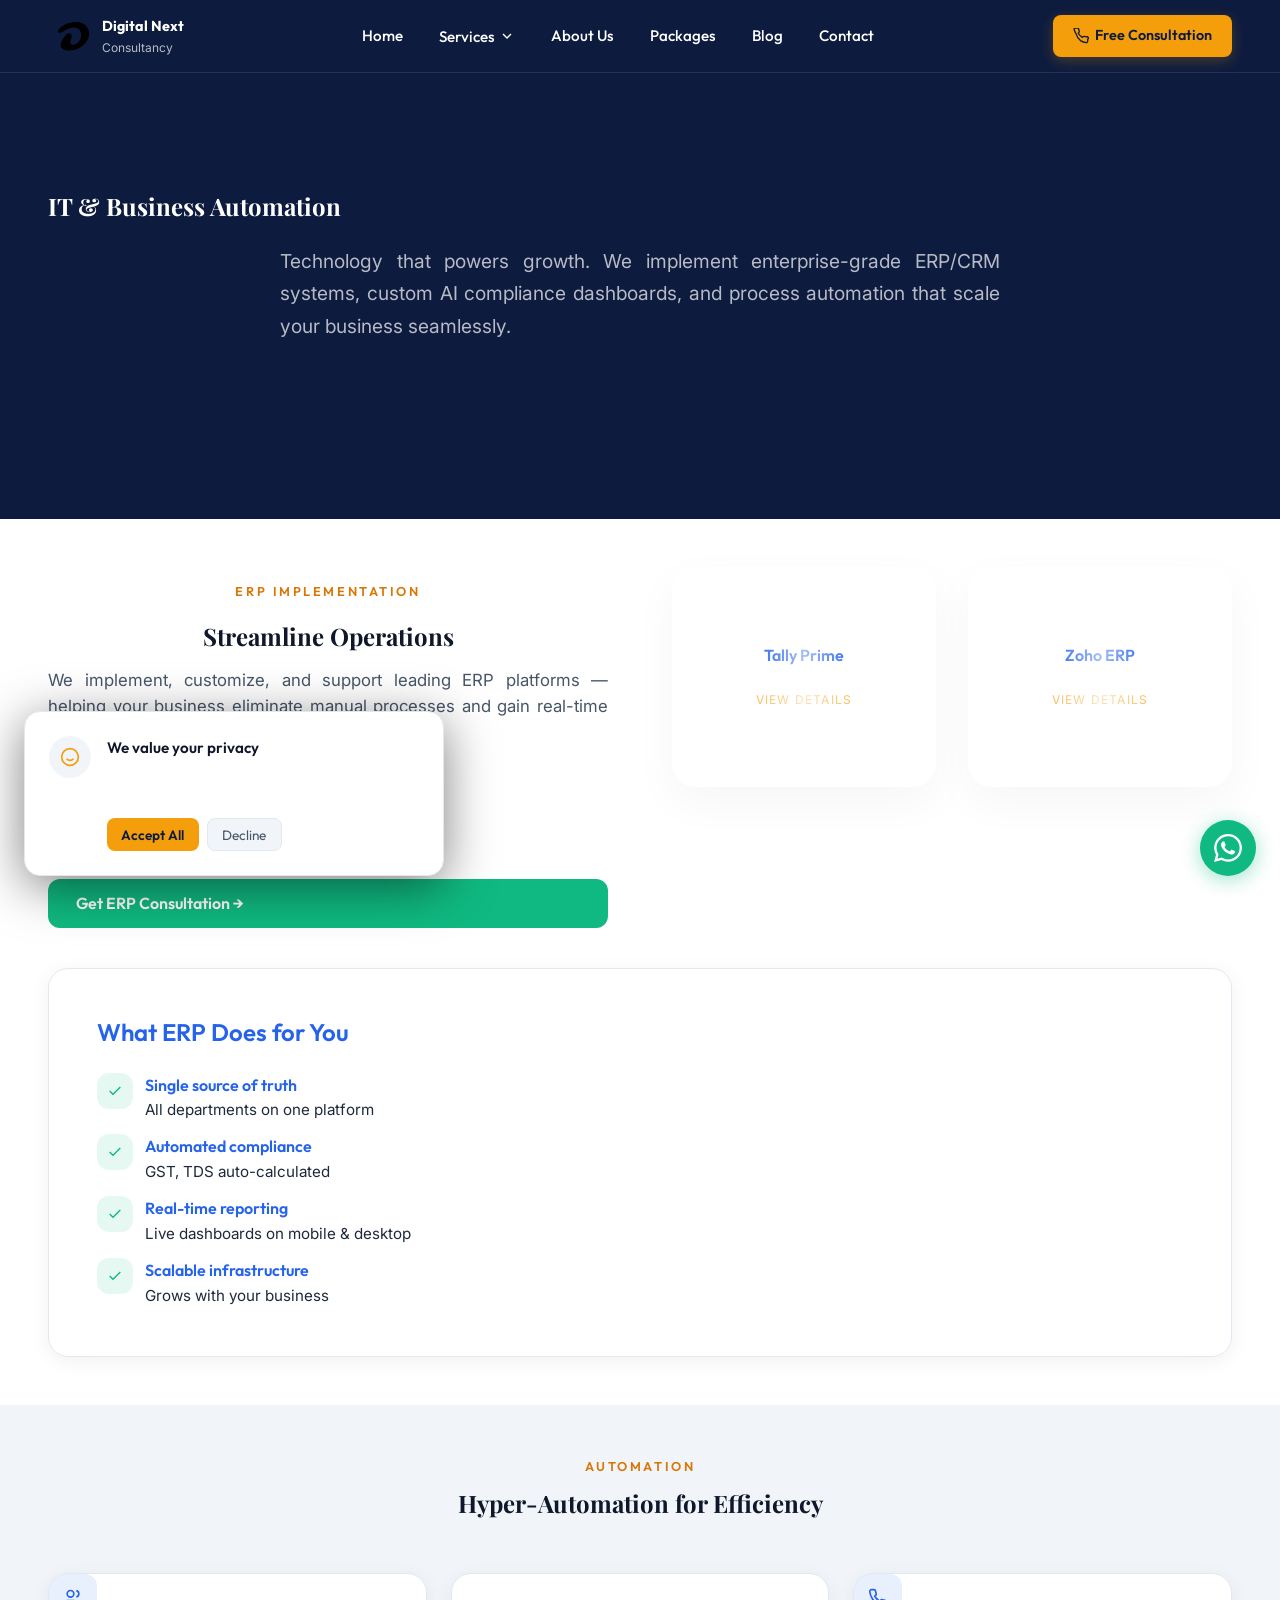
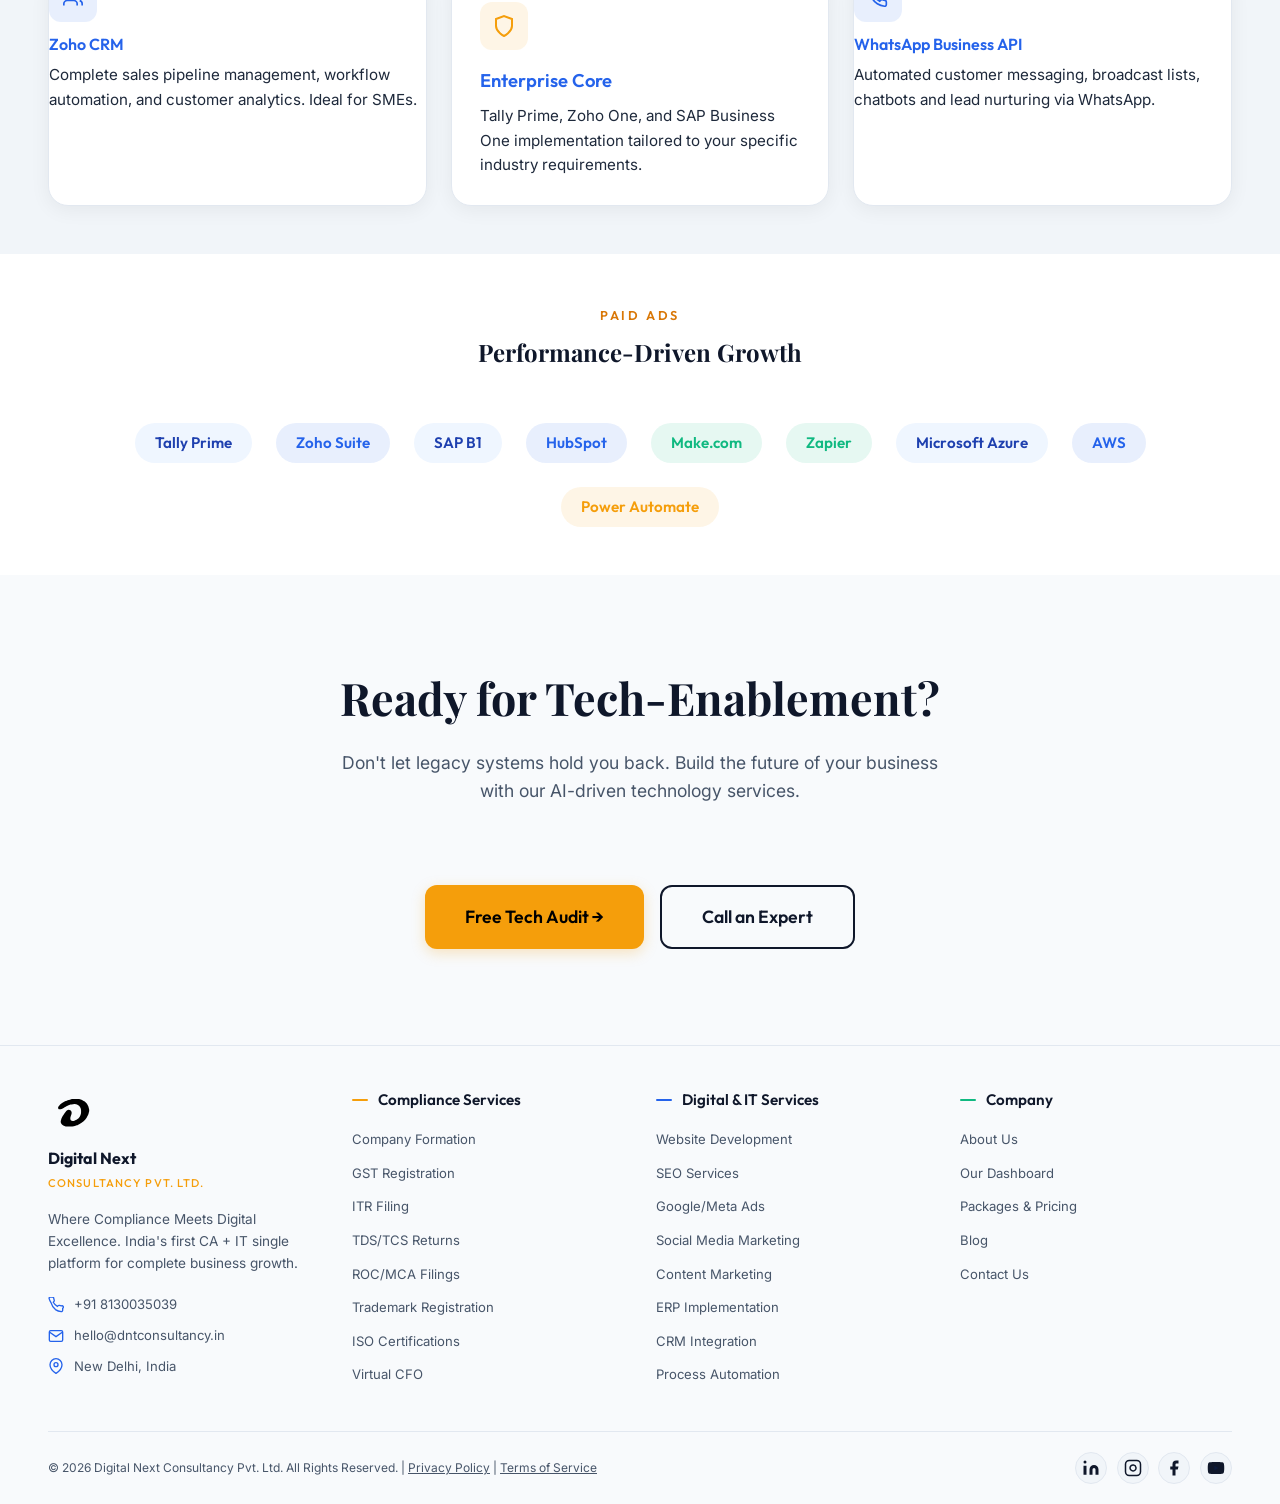
<file: services/technology.html>
<!DOCTYPE html>
<html lang="en">
<head>
  <meta charset="UTF-8"/><meta name="viewport" content="width=device-width, initial-scale=1.0"/>
  <title>IT & Technology Services | ERP, CRM, Automation | DNT</title>
  <meta name="description" content="ERP implementation, CRM integration, process automation, AI compliance dashboard and cloud migration for Indian businesses. Tally, Zoho, SAP experts." />
  <link rel="stylesheet" href="../style.css"/>
</head>
<body>
<div id="scroll-progress"></div>
<nav id="main-nav" aria-label="Main Navigation">
  <div class="container">
    <div class="nav-inner">
      <a href="../index.html" class="nav-logo">
        <div class="nav-logo-icon"><img src="../assets/logo.svg" alt="DNT Logo"></div>
        <div class="nav-logo-text">
          <span class="nav-logo-name">Digital Next</span>
          <span class="nav-logo-sub">Consultancy</span>
        </div>
      </a>

      <div class="nav-links">
        <a href="../index.html" class="nav-link" data-path="/index.html">Home</a>
        <div class="nav-services-wrap">
          <button class="nav-services-btn">
            Services
            <svg width="16" height="16" viewBox="0 0 24 24" fill="none" stroke="currentColor" stroke-width="2"><polyline points="6 9 12 15 18 9"/></svg>
          </button>
          <div class="services-dropdown">
            <div class="services-dropdown-grid">
              <div class="services-col gold">
                <a href="compliance.html" class="services-col-title">
                  <svg width="18" height="18" viewBox="0 0 24 24" fill="none" stroke="currentColor" stroke-width="2"><path d="M12 22s8-4 8-10V5l-8-3-8 3v7c0 6 8 10 8 10z"/></svg>
                  Statutory & Compliance
                </a>
                <ul>
                  <li><a href="compliance.html#formation">Company Formation</a></li>
                  <li><a href="compliance.html#gst">GST Registration & Filing</a></li>
                  <li><a href="itr-filing.html">ITR Filing</a></li>
                  <li><a href="compliance.html#tds">TDS/TCS Filing</a></li>
                  <li><a href="compliance.html#roc">ROC/MCA Filings</a></li>
                </ul>
              </div>
              <div class="services-col blue">
                <a href="digital-marketing.html" class="services-col-title">
                  <svg width="18" height="18" viewBox="0 0 24 24" fill="none" stroke="currentColor" stroke-width="2"><line x1="18" y1="20" x2="18" y2="10"/><line x1="12" y1="20" x2="12" y2="4"/><line x1="6" y1="20" x2="6" y2="14"/></svg>
                  Digital Marketing
                </a>
                <ul>
                  <li><a href="digital-marketing.html#web">Website Development</a></li>
                  <li><a href="digital-marketing.html#seo">SEO Services</a></li>
                  <li><a href="digital-marketing.html#ads">Paid Advertising</a></li>
                  <li><a href="digital-marketing.html#smm">Social Media Marketing</a></li>
                  <li><a href="digital-marketing.html#content">Content Marketing</a></li>
                </ul>
              </div>
              <div class="services-col green">
                <a href="technology.html" class="services-col-title">
                  <svg width="18" height="18" viewBox="0 0 24 24" fill="none" stroke="currentColor" stroke-width="2"><rect x="4" y="4" width="16" height="16" rx="2"/><rect x="9" y="9" width="6" height="6"/><line x1="9" y1="2" x2="9" y2="4"/><line x1="15" y1="2" x2="15" y2="4"/><line x1="9" y1="20" x2="9" y2="22"/><line x1="15" y1="20" x2="15" y2="22"/><line x1="20" y1="9" x2="22" y2="9"/><line x1="20" y1="14" x2="22" y2="14"/><line x1="2" y1="9" x2="4" y2="9"/><line x1="2" y1="14" x2="4" y2="14"/></svg>
                  IT & Technology
                </a>
                <ul>
                  <li><a href="technology.html#erp">ERP Implementation</a></li>
                  <li><a href="technology.html#crm">CRM Integration</a></li>
                  <li><a href="technology.html#automation">Process Automation</a></li>
                  <li><a href="technology.html#dashboard">AI Compliance Dashboard</a></li>
                  <li><a href="technology.html#cloud">Cloud Migration</a></li>
                </ul>
              </div>
            </div>
            <div class="services-dropdown-footer">
              <a href="../dashboard.html">Explore Our AI Compliance Dashboard</a>
              <span>→</span>
            </div>
          </div>
        </div>
        <a href="../about.html" class="nav-link" data-path="/about.html">About Us</a>
        <a href="../packages.html" class="nav-link" data-path="/packages.html">Packages</a>
        <a href="../blog.html" class="nav-link" data-path="/blog.html">Blog</a>
        <a href="../contact.html" class="nav-link" data-path="/contact.html">Contact</a>
        </div>

      <a href="../contact.html" class="nav-cta-btn">
        <svg width="16" height="16" viewBox="0 0 24 24" fill="none" stroke="currentColor" stroke-width="2"><path d="M22 16.92v3a2 2 0 01-2.18 2 19.79 19.79 0 01-8.63-3.07A19.5 19.5 0 014.69 8.81 19.79 19.79 0 011.61 2.18 2 2 0 013.6 0h3a2 2 0 012 1.72 12.84 12.84 0 00.7 2.81 2 2 0 01-.45 2.11L7.91 7.91a16 16 0 006.18 6.18l.95-.95a2 2 0 012.11-.45 12.84 12.84 0 002.81.7A2 2 0 0122 16.92z"/></svg>
        Free Consultation
      </a>

      <button class="mobile-menu-btn" id="mobile-menu-btn" aria-label="Toggle menu">
        <svg id="menu-icon-open" width="24" height="24" viewBox="0 0 24 24" fill="none" stroke="currentColor" stroke-width="2"><line x1="3" y1="6" x2="21" y2="6"/><line x1="3" y1="12" x2="21" y2="12"/><line x1="3" y1="18" x2="21" y2="18"/></svg>
        <svg id="menu-icon-close" width="24" height="24" viewBox="0 0 24 24" fill="none" stroke="currentColor" stroke-width="2" class="hidden"><line x1="18" y1="6" x2="6" y2="18"/><line x1="6" y1="6" x2="18" y2="18"/></svg>
      </button>
    </div>
  </div>

  <div id="mobile-menu">
    <a href="../index.html" class="mobile-nav-link">Home</a>
    <button class="mobile-services-btn" id="mobile-services-btn">
      Services
      <svg width="16" height="16" viewBox="0 0 24 24" fill="none" stroke="currentColor" stroke-width="2"><polyline points="6 9 12 15 18 9"/></svg>
    </button>
    <div id="mobile-services-sub">
      <a href="compliance.html" class="mobile-sub-link">Statutory & Compliance</a>
      <a href="digital-marketing.html" class="mobile-sub-link">Digital Marketing</a>
      <a href="technology.html" class="mobile-sub-link">IT & Technology</a>
    </div>
    <a href="../about.html" class="mobile-nav-link">About Us</a>
    <a href="../packages.html" class="mobile-nav-link">Packages</a>
    <a href="../blog.html" class="mobile-nav-link">Blog</a>
    <a href="../contact.html" class="mobile-nav-link">Contact</a>
    <a href="../contact.html" class="mobile-cta-btn">Get Free Consultation</a>
  </div>
</nav>

<section class="page-hero">
  <div class="silk-overlay"></div>
  <div class="container relative z-3">
    <div class="hero-content">
      <h1 class="gradient-text reveal">IT &amp; Business Automation</h1>
      <p class="hero-sub reveal">Technology that powers growth. We implement enterprise-grade ERP/CRM systems, custom AI compliance dashboards, and process automation that scale your business seamlessly.</p>
    </div>
  </div>
</section>

<!-- ERP & CRM -->
<section class="section bg-white" id="erp">
  <div class="container">
    <div class="grid-half" style="align-items:center;gap:4rem">
      <div class="section-heading reveal">
        <span class="overline">ERP Implementation</span>
        <h2 class="section-title" style="margin-top:.5rem">Streamline Operations</h2>
        <p class="section-subtitle">We implement, customize, and support leading ERP platforms — helping your business eliminate manual processes and gain real-time visibility.</p>
      </div>
      <div class="grid-2 animate-stagger" style="margin-bottom:1.75rem">
          <div class="flip-card reveal" style="height:220px">
            <div class="flip-card-inner">
              <div class="flip-card-front">
                <h4 class="card-title">Tally Prime</h4>
                <div class="flip-card-hint">View Details</div>
              </div>
              <div class="flip-card-back" style="padding:1.5rem">
                <p class="card-text">Accounting, GST & Compliance mastery.</p>
              </div>
            </div>
          </div>
          <div class="flip-card reveal" style="height:220px">
            <div class="flip-card-inner">
              <div class="flip-card-front">
                <h4 class="card-title">Zoho ERP</h4>
                <div class="flip-card-hint">View Details</div>
              </div>
              <div class="flip-card-back" style="padding:1.5rem">
                <p class="card-text">Unified Cloud operations for modern SMEs.</p>
              </div>
            </div>
          </div>
        </div>
        <a href="../contact.html" class="btn btn-success">Get ERP Consultation →</a>
      </div>
      <div class="reveal reveal-delay-2">
        <div class="card" style="margin-top:2.5rem;padding:3rem">
          <h4 class="card-title" style="margin-bottom:1.5rem;font-size:1.5rem">What ERP Does for You</h4>
          <ul style="display:flex;flex-direction:column;gap:.75rem">
            <li style="display:flex;align-items:flex-start;gap:.75rem"><div class="card-icon card-icon-green" style="width:36px;height:36px;flex-shrink:0;margin:0"><svg width="16" height="16" viewBox="0 0 24 24" fill="none" stroke="currentColor" stroke-width="2"><polyline points="20 6 9 17 4 12"/></svg></div><div><p class="card-title" style="font-weight:600">Single source of truth</p><p class="card-text">All departments on one platform</p></div></li>
            <li style="display:flex;align-items:flex-start;gap:.75rem"><div class="card-icon card-icon-green" style="width:36px;height:36px;flex-shrink:0;margin:0"><svg width="16" height="16" viewBox="0 0 24 24" fill="none" stroke="currentColor" stroke-width="2"><polyline points="20 6 9 17 4 12"/></svg></div><div><p class="card-title" style="font-weight:600">Automated compliance</p><p class="card-text">GST, TDS auto-calculated</p></div></li>
            <li style="display:flex;align-items:flex-start;gap:.75rem"><div class="card-icon card-icon-green" style="width:36px;height:36px;flex-shrink:0;margin:0"><svg width="16" height="16" viewBox="0 0 24 24" fill="none" stroke="currentColor" stroke-width="2"><polyline points="20 6 9 17 4 12"/></svg></div><div><p class="card-title" style="font-weight:600">Real-time reporting</p><p class="card-text">Live dashboards on mobile &amp; desktop</p></div></li>
            <li style="display:flex;align-items:flex-start;gap:.75rem"><div class="card-icon card-icon-green" style="width:36px;height:36px;flex-shrink:0;margin:0"><svg width="16" height="16" viewBox="0 0 24 24" fill="none" stroke="currentColor" stroke-width="2"><polyline points="20 6 9 17 4 12"/></svg></div><div><p class="card-title" style="font-weight:600">Scalable infrastructure</p><p class="card-text">Grows with your business</p></div></li>
          </ul>
        </div>
      </div>
    </div>
  </div>
</section>

<!-- AUTOMATION -->
<section class="section bg-light" id="automation">
  <div class="container">
    <div class="section-heading reveal">
      <span class="overline">Automation</span>
      <h2 class="section-title">Hyper-Automation for Efficiency</h2>
    </div>
    <div class="grid-3 animate-stagger">
      <div class="card reveal reveal-delay-1"><div class="card-icon card-icon-blue" style="margin-bottom:.75rem"><svg width="20" height="20" viewBox="0 0 24 24" fill="none" stroke="currentColor" stroke-width="2"><path d="M17 21v-2a4 4 0 00-4-4H5a4 4 0 00-4 4v2"/><circle cx="9" cy="7" r="4"/><path d="M23 21v-2a4 4 0 00-3-3.87"/><path d="M16 3.13a4 4 0 010 7.75"/></svg></div><h4 class="font-heading card-title" style="margin-bottom:.5rem">Zoho CRM</h4><p class="card-text">Complete sales pipeline management, workflow automation, and customer analytics. Ideal for SMEs.</p></div>
      <div class="card reveal reveal-delay-1">
        <div class="card-body">
          <div class="card-icon card-icon-gold"><svg width="24" height="24" viewBox="0 0 24 24" fill="none" stroke="currentColor" stroke-width="2"><path d="M12 22s8-4 8-10V5l-8-3-8 3v7c0 6 8 10 8 10z"/></svg></div>
          <h3 class="card-title" style="font-size:1.15rem;margin:1.25rem 0 .75rem">Enterprise Core</h3>
          <p class="card-text">Tally Prime, Zoho One, and SAP Business One implementation tailored to your specific industry requirements.</p>
        </div>
      </div>
      <div class="card reveal reveal-delay-3"><div class="card-icon card-icon-blue" style="margin-bottom:.75rem"><svg width="20" height="20" viewBox="0 0 24 24" fill="none" stroke="currentColor" stroke-width="2"><path d="M22 16.92v3a2 2 0 01-2.18 2 19.79 19.79 0 01-8.63-3.07 19.5 19.5 0 01-6-6 19.79 19.79 0 01-3.07-8.67A2 2 0 014.11 2h3a2 2 0 012 1.72c.127.96.361 1.903.7 2.81a2 2 0 01-.45 2.11L8.09 9.91a16 16 0 006 6l1.27-1.27a2 2 0 012.11-.45c.907.339 1.85.573 2.81.7A2 2 0 0122 16.92z"/></svg></div><h4 class="font-heading card-title" style="margin-bottom:.5rem">WhatsApp Business API</h4><p class="card-text">Automated customer messaging, broadcast lists, chatbots and lead nurturing via WhatsApp.</p></div>
    </div>
  </div>
</section>

<!-- TOOLS WE USE -->
<section class="section" id="ads">
  <div class="container">
    <div class="section-heading reveal">
      <span class="overline">Paid Ads</span>
      <h2 class="section-title">Performance-Driven Growth</h2>
    </div>
    <div style="display:flex;flex-wrap:wrap;justify-content:center;gap:1.5rem">
      <span class="badge badge-navy reveal" style="font-size:.95rem;padding:.5rem 1.25rem">Tally Prime</span>
      <span class="badge badge-blue reveal" style="font-size:.95rem;padding:.5rem 1.25rem">Zoho Suite</span>
      <span class="badge badge-navy reveal" style="font-size:.95rem;padding:.5rem 1.25rem">SAP B1</span>
      <span class="badge badge-blue reveal" style="font-size:.95rem;padding:.5rem 1.25rem">HubSpot</span>
      <span class="badge badge-green reveal" style="font-size:.95rem;padding:.5rem 1.25rem">Make.com</span>
      <span class="badge badge-green reveal" style="font-size:.95rem;padding:.5rem 1.25rem">Zapier</span>
      <span class="badge badge-navy reveal" style="font-size:.95rem;padding:.5rem 1.25rem">Microsoft Azure</span>
      <span class="badge badge-blue reveal" style="font-size:.95rem;padding:.5rem 1.25rem">AWS</span>
      <span class="badge badge-gold reveal" style="font-size:.95rem;padding:.5rem 1.25rem">Power Automate</span>
    </div>
  </div>
</section>

<!-- ======================== FINAL CTA (LOCKED DARK) ======================== -->
<section class="cta-section">
  <div class="container">
    <div class="reveal">
      <h2 style="font-size:clamp(1.8rem,4vw,2.8rem)">Ready for Tech-Enablement?</h2>
      <p style="font-size:1.1rem;margin:1.5rem auto 2.5rem;max-width:600px">Don't let legacy systems hold you back. Build the future of your business with our AI-driven technology services.</p>
      <div class="hero-btns">
        <a href="../contact.html" class="btn btn-gold btn-lg">Free Tech Audit →</a>
        <a href="tel:+918130035039" class="btn btn-outline btn-lg">Call an Expert</a>
      </div>
    </div>
  </div>
</section>

<footer>
  <div class="container">
    <div class="footer-grid">
      <div>
        <div class="footer-logo-icon"><img src="../assets/logo.svg" alt="DNT Logo"></div>
        <div style="font-family:'Outfit',sans-serif;font-weight:700;font-size:1rem;margin-bottom:0.2rem;color:var(--text-primary)">Digital Next</div>
        <div style="font-family:'Outfit',sans-serif;font-weight:500;font-size:0.7rem;color:var(--gold);text-transform:uppercase;letter-spacing:0.1em;margin-bottom:1rem">Consultancy Pvt. Ltd.</div>
        <p class="footer-desc">Where Compliance Meets Digital Excellence. India's first CA + IT single platform for complete business growth.</p>
        <a href="tel:+918130035039" class="footer-contact-item">
          <svg width="16" height="16" viewBox="0 0 24 24" fill="none" stroke="currentColor" stroke-width="2"><path d="M22 16.92v3a2 2 0 01-2.18 2 19.79 19.79 0 01-8.63-3.07A19.5 19.5 0 014.69 8.81 19.79 19.79 0 011.61 2.18 2 2 0 013.6 0h3a2 2 0 012 1.72 12.84 12.84 0 00.7 2.81 2 2 0 01-.45 2.11L7.91 7.91a16 16 0 006.18 6.18l.95-.95a2 2 0 012.11-.45 12.84 12.84 0 002.81.7A2 2 0 0122 16.92z"/></svg>
          +91 8130035039
        </a>
        <a href="mailto:hello@dntconsultancy.in" class="footer-contact-item">
          <svg width="16" height="16" viewBox="0 0 24 24" fill="none" stroke="currentColor" stroke-width="2"><path d="M4 4h16c1.1 0 2 .9 2 2v12c0 1.1-.9 2-2 2H4c-1.1 0-2-.9-2-2V6c0-1.1.9-2 2-2z"/><polyline points="22,6 12,13 2,6"/></svg>
          hello@dntconsultancy.in
        </a>
        <div class="footer-contact-item">
          <svg width="16" height="16" viewBox="0 0 24 24" fill="none" stroke="currentColor" stroke-width="2"><path d="M21 10c0 7-9 13-9 13s-9-6-9-13a9 9 0 0118 0z"/><circle cx="12" cy="10" r="3"/></svg>
          New Delhi, India
        </div>
      </div>
      <div>
        <h4 class="footer-col-title gold">Compliance Services</h4>
        <ul class="footer-links">
          <li><a href="compliance.html#formation">Company Formation</a></li>
          <li><a href="compliance.html#gst">GST Registration</a></li>
          <li><a href="compliance.html#itr">ITR Filing</a></li>
          <li><a href="compliance.html#tds">TDS/TCS Returns</a></li>
          <li><a href="compliance.html#roc">ROC/MCA Filings</a></li>
          <li><a href="compliance.html#trademark">Trademark Registration</a></li>
          <li><a href="compliance.html#iso">ISO Certifications</a></li>
          <li><a href="compliance.html#cfo">Virtual CFO</a></li>
        </ul>
      </div>
      <div>
        <h4 class="footer-col-title blue">Digital &amp; IT Services</h4>
        <ul class="footer-links blue">
          <li><a href="digital-marketing.html#web">Website Development</a></li>
          <li><a href="digital-marketing.html#seo">SEO Services</a></li>
          <li><a href="digital-marketing.html#ads">Google/Meta Ads</a></li>
          <li><a href="digital-marketing.html#smm">Social Media Marketing</a></li>
          <li><a href="digital-marketing.html#content">Content Marketing</a></li>
          <li><a href="technology.html#erp">ERP Implementation</a></li>
          <li><a href="technology.html#crm">CRM Integration</a></li>
          <li><a href="technology.html#automation">Process Automation</a></li>
        </ul>
      </div>
      <div>
        <h4 class="footer-col-title green">Company</h4>
        <ul class="footer-links green">
          <li><a href="../about.html">About Us</a></li>
          <li><a href="../dashboard.html">Our Dashboard</a></li>
          <li><a href="../packages.html">Packages &amp; Pricing</a></li>
          <li><a href="../blog.html">Blog</a></li>
          <li><a href="../contact.html">Contact Us</a></li>
        </ul>
      </div>
    </div>
    <div class="footer-bottom">
      <p class="footer-copy">© 2026 Digital Next Consultancy Pvt. Ltd. All Rights Reserved. | <a href="../privacy.html" style="color:inherit;text-decoration:underline">Privacy Policy</a> | <a href="../terms.html" style="color:inherit;text-decoration:underline">Terms of Service</a></p>
      <div class="footer-socials">
        <a href="https://linkedin.com" target="_blank" rel="noopener" class="social-btn" aria-label="LinkedIn"><svg width="18" height="18" viewBox="0 0 24 24" fill="currentColor"><path d="M16 8a6 6 0 016 6v7h-4v-7a2 2 0 00-2-2 2 2 0 00-2 2v7h-4v-7a6 6 0 016-6zM2 9h4v12H2z"/><circle cx="4" cy="4" r="2"/></svg></a>
        <a href="https://instagram.com" target="_blank" rel="noopener" class="social-btn" aria-label="Instagram"><svg width="18" height="18" viewBox="0 0 24 24" fill="none" stroke="currentColor" stroke-width="2"><rect x="2" y="2" width="20" height="20" rx="5" ry="5"/><path d="M16 11.37A4 4 0 1112.63 8 4 4 0 0116 11.37z"/><line x1="17.5" y1="6.5" x2="17.51" y2="6.5"/></svg></a>
        <a href="https://facebook.com" target="_blank" rel="noopener" class="social-btn" aria-label="Facebook"><svg width="18" height="18" viewBox="0 0 24 24" fill="currentColor"><path d="M18 2h-3a5 5 0 00-5 5v3H7v4h3v8h4v-8h3l1-4h-4V7a1 1 0 011-1h3z"/></svg></a>
        <a href="https://youtube.com" target="_blank" rel="noopener" class="social-btn" aria-label="YouTube"><svg width="18" height="18" viewBox="0 0 24 24" fill="currentColor"><path d="M22.54 6.42a2.78 2.78 0 00-1.95-1.96C18.88 4 12 4 12 4s-6.88 0-8.59.46A2.78 2.78 0 001.46 6.42 29 29 0 001 12a29 29 0 00.46 5.58A2.78 2.78 0 003.41 19.6C5.12 20 12 20 12 20s6.88 0 8.59-.46a2.78 2.78 0 001.95-1.95A29 29 0 0023 12a29 29 0 00-.46-5.58z"/><polygon points="9.75 15.02 15.5 12 9.75 8.98 9.75 15.02" fill="#0D1B3E"/></svg></a>
      </div>
    </div>
  </div>
</footer>
<a id="whatsapp-btn" href="https://wa.me/918130035039?text=Hi!%20I%20would%20like%20to%20know%20more%20about%20your%20services." target="_blank" rel="noopener" aria-label="Chat on WhatsApp"><svg width="28" height="28" viewBox="0 0 24 24" fill="currentColor"><path d="M17.472 14.382c-.297-.149-1.758-.867-2.03-.967-.273-.099-.471-.148-.67.15-.197.297-.767.966-.94 1.164-.173.199-.347.223-.644.075-.297-.15-1.255-.463-2.39-1.475-.883-.788-1.48-1.761-1.653-2.059-.173-.297-.018-.458.13-.606.134-.133.298-.347.446-.52.149-.174.198-.298.298-.497.099-.198.05-.371-.025-.52-.075-.149-.669-1.612-.916-2.207-.242-.579-.487-.5-.669-.51-.173-.008-.371-.01-.57-.01-.198 0-.52.074-.792.372-.272.297-1.04 1.016-1.04 2.479 0 1.462 1.065 2.875 1.213 3.074.149.198 2.096 3.2 5.077 4.487.709.306 1.262.489 1.694.625.712.227 1.36.195 1.871.118.571-.085 1.758-.719 2.006-1.413.248-.694.248-1.289.173-1.413-.074-.124-.272-.198-.57-.347m-5.421 7.403h-.004a9.87 9.87 0 01-5.031-1.378l-.361-.214-3.741.982.998-3.648-.235-.374a9.86 9.86 0 01-1.51-5.26c.001-5.45 4.436-9.884 9.888-9.884 2.64 0 5.122 1.03 6.988 2.898a9.825 9.825 0 012.893 6.994c-.003 5.45-4.437 9.884-9.885 9.884m8.413-18.297A11.815 11.815 0 0012.05 0C5.495 0 .16 5.335.157 11.892c0 2.096.547 4.142 1.588 5.945L.057 24l6.305-1.654a11.882 11.882 0 005.683 1.448h.005c6.554 0 11.89-5.335 11.893-11.893a11.821 11.821 0 00-3.48-8.413z"/></svg></a>
<div id="cookie-consent" role="alert">
  <div class="cookie-icon">
    <svg width="20" height="20" viewBox="0 0 24 24" fill="none" stroke="var(--gold)" stroke-width="2"><circle cx="12" cy="12" r="10"/><path d="M8 14s1.5 2 4 2 4-2 4-2"/><line x1="9" y1="9" x2="9.01" y2="9"/><line x1="15" y1="9" x2="15.01" y2="9"/></svg>
  </div>
  <div>
    <p style="font-family:'Outfit',sans-serif;font-weight:600;font-size:.95rem;margin-bottom:.4rem">We value your privacy</p>
    <p style="font-size:.82rem;color:rgba(255,255,255,0.6);line-height:1.5">We use cookies to enhance your experience and analyze our traffic.</p>
    <div class="cookie-btns">
      <button class="cookie-accept" id="cookie-accept">Accept All</button>
      <button class="cookie-decline" id="cookie-decline">Decline</button>
    </div>
  </div>
</div>
<script src="../script.js"></script>
</body>
</html>
</file>
<file: style.css>
/* =============================================
   DNT COMPLIANCE — STATIC SITE GLOBAL STYLES
   ============================================= */

/* Google Fonts */
@import url('https://fonts.googleapis.com/css2?family=Playfair+Display:wght@400;600;700&family=Outfit:wght@400;500;600;700&family=Inter:wght@400;500;600&display=swap');

/* ---- CSS Variables (Light Mode Only) ---- */
:root {
  /* Common */
  --blue:        #2563EB;
  --gold:        #F59E0B;
  --gold-dark:   #D97706;
  --success:     #10B981;
  --navy:        #0D1B3E;
  --navy-dark:   #050811;
  --ease-apple:  cubic-bezier(0.16, 1, 0.3, 1);
  --transition:  all 0.5s var(--ease-apple);

  /* Light Theme — Permanent */
  --bg-dark:     #FFFFFF;
  --bg-light:    #F1F5F9;
  --text-primary:#0F172A;
  --text-muted:  #475569;
  --white:       #FFFFFF;
  --border:      #E2E8F0;
  --glass:       #FFFFFF;
  --glass-border:#E2E8F0;
  --card-shadow: 0 4px 16px rgba(0, 0, 0, 0.08);
  --card-hover:  0 10px 30px rgba(15, 23, 42, 0.12);

  /* Theme-aware backgrounds */
  --bg-surface:  #FFFFFF;
  --bg-accent:   #F8FAFC;

  /* Form specific */
  --form-bg:     #FFFFFF;
  --form-text:   #0F172A;
  --form-border: #CBD5E1;

  /* Card specific colors */
  --card-title:  #2563EB;
  --card-text:   #1E293B;
}

/* ---- Reset & Base ---- */
*, *::before, *::after { box-sizing: border-box; margin: 0; padding: 0; }
html { scroll-behavior: smooth; overflow-x: hidden; }
body {
  font-family: 'Inter', sans-serif;
  font-size: 16px;
  color: var(--text-primary);
  background: var(--bg-dark);
  line-height: 1.6;
  overflow-x: hidden;
}
img { max-width: 100%; height: auto; display: block; }
a { color: inherit; text-decoration: none; }
ul { list-style: none; }
button { cursor: pointer; border: none; background: none; }
input, textarea, select {
  font-family: inherit;
  font-size: inherit;
}

/* ---- Typography ---- */
.font-display  { font-family: 'Playfair Display', serif; }
.font-heading  { font-family: 'Outfit', sans-serif; }
.font-body     { font-family: 'Inter', sans-serif; }

h1, h2, h3 { font-family: 'Playfair Display', serif; line-height: 1.2; }
h4, h5, h6 { font-family: 'Outfit', sans-serif; line-height: 1.3; }

/* ---- Container ---- */
.container {
  max-width: 1280px;
  margin: 0 auto;
  padding: 0 1.5rem;
}
@media (min-width: 640px)  { .container { padding: 0 2rem; } }
@media (min-width: 1024px) { .container { padding: 0 3rem; } }

/* ---- Colors utility ---- */
.text-navy  { color: var(--navy); }
.text-blue  { color: var(--blue); }
.text-gold  { color: var(--gold); }
.text-success { color: var(--success); }
.text-muted { color: var(--text-muted); }
.text-white { color: var(--white); }
.bg-navy    { background-color: #0D1B3E !important; }
.bg-blue    { background-color: var(--blue); }
.bg-gold    { background-color: var(--gold); }
.bg-light   { background-color: var(--bg-accent) !important; }
.bg-white   { background-color: var(--bg-surface) !important; }
.bg-success { background-color: var(--success); }

/* =============================================
   SCROLL PROGRESS BAR
   ============================================= */
#scroll-progress {
  position: fixed;
  top: 0; left: 0; right: 0;
  height: 3px;
  background: var(--blue);
  transform-origin: left;
  transform: scaleX(0);
  z-index: 9999;
  transition: transform 0.05s linear;
}

/* =============================================
   CTA SECTION
   ============================================= */
.cta-section { 
  background-color: var(--bg-accent); 
  color: var(--text-primary); 
  padding: 6rem 0; 
  text-align: center; 
  position: relative; 
  z-index: 2; 
}
.cta-section h1, .cta-section h2, .cta-section h3 { 
  color: var(--text-primary); 
  transition: color 0.5s var(--ease-apple);
}
.cta-section p { 
  color: var(--text-muted); 
  transition: color 0.5s var(--ease-apple);
}
.cta-section .btn-outline { 
  border: 2px solid var(--text-primary); 
  color: var(--text-primary); 
  background: transparent; 
}
.cta-section .btn-outline:hover { 
  background: var(--text-primary); 
  color: var(--bg-accent); 
}
.cta-section .btn-gold { 
  background: var(--gold); 
  color: #000; 
  border: none; 
}

/* ---- Logo Strip ---- */
.logo-strip { padding: 4rem 0; transition: background 0.3s; }
.logo-strip { background: #F1F5F9; }
.logo-strip img { filter: none; transition: filter 0.3s; opacity: 0.6; }
.logo-strip img { filter: brightness(0); opacity: 0.5; }

/* ---- Stats Row ---- */
.stats-row { border-bottom: 1px solid transparent; padding: 2rem 0; }
.stats-row { border-bottom: 1px solid #E2E8F0; }
.stat-num { color: var(--gold); font-weight: 700; font-size: 1.5rem; }
.stat-text { color: var(--text-primary); font-size: .9rem; }
.stat-text { color: #0F172A; }

/* =============================================
   NAVIGATION
   ============================================= */
#main-nav {
  position: fixed;
  top: 0;
  left: 0;
  width: 100%;
  z-index: 9999;
  transition: all .4s var(--ease-apple);
  background: transparent;
}
#main-nav.scrolled {
  background: rgba(255, 255, 255, 0.96) !important;
  backdrop-filter: blur(25px) saturate(200%);
  border-bottom: 1px solid #E2E8F0;
  box-shadow: 0 4px 20px rgba(0,0,0,0.06);
}

#main-nav.scrolled {
  background: rgba(255, 255, 255, 0.95) !important;
  border-bottom: 1px solid #E2E8F0;
  box-shadow: 0 4px 20px rgba(0,0,0,0.05);
}

.hero-gradient-text {
  background: linear-gradient(90deg, #06b6d4, #3b82f6, #7c3aed, #0d9488, #06b6d4);
  background-size: 200% auto;
  -webkit-background-clip: text;
  -webkit-text-fill-color: transparent;
  background-clip: text;
  animation: heroShimmer 5s linear infinite;
  display: inline-block;
}

@keyframes heroShimmer {
  0% { background-position: 0% center; }
  100% { background-position: 200% center; }
}

.nav-inner {
  display: flex;
  align-items: center;
  justify-content: space-between;
  height: 72px;
}

/* Logo */
.nav-logo {
  display: flex;
  align-items: center;
  gap: .6rem;
}
.nav-logo-icon {
  width: 44px; height: 44px;
  display: flex; align-items: center; justify-content: center;
  transition: transform 0.3s ease;
}
.nav-logo-icon img {
  width: 100%;
  height: 100%;
  object-fit: contain;
}
.nav-logo-icon:hover {
  transform: scale(1.05);
}

/* ---- Accordion (FAQ) ---- */
.accordion-item {
  border-bottom: 1px solid var(--border);
}
.accordion-item { border-bottom: 1px solid #E2E8F0; }

.accordion-trigger {
  width: 100%;
  display: flex;
  justify-content: space-between;
  align-items: center;
  padding: 1.5rem 0;
  color: var(--text-primary);
  font-family: 'Outfit', sans-serif;
  font-weight: 500;
  font-size: 1.1rem;
  transition: color .3s;
}
.accordion-trigger { color: #0F172A; font-weight: 600; }

.accordion-trigger:hover { color: var(--gold); }

.accordion-icon {
  color: var(--gold);
  transition: transform .4s var(--ease-apple);
}

.accordion-body {
  max-height: 0;
  overflow: hidden;
  transition: all .4s var(--ease-apple);
  opacity: 0;
}
.accordion-body.open {
  max-height: 500px;
  padding-bottom: 1.5rem;
  opacity: 1;
}
.accordion-copy { color: var(--text-muted); line-height: 1.7; }
.accordion-copy { color: #475569; }
.nav-logo-text { display: none; }
@media (min-width: 640px) { .nav-logo-text { display: block; } }

.nav-logo-name {
  font-family: 'Outfit', sans-serif;
  font-weight: 700;
  font-size: 0.9rem;
  display: block;
  transition: all .4s ease;
  color: #FFFFFF !important; /* Force White at top */
  animation: logoGlow 3s ease-in-out infinite;
}

@keyframes logoGlow {
  0%, 100% { text-shadow: 0 0 10px rgba(255,255,255,0.2); }
  50% { text-shadow: 0 0 25px rgba(255,255,255,0.6), 0 0 40px rgba(59,130,246,0.3); }
}

.nav-logo-sub {
  font-size: .75rem;
  display: block;
  opacity: .7;
  transition: all .4s ease;
  color: #FFFFFF !important; /* Force White at top */
}
#main-nav.scrolled .nav-logo-name,
#main-nav.scrolled .nav-logo-sub { 
  color: #0F172A !important; 
  animation: none;
  text-shadow: none;
}
#main-nav.light-page .nav-logo-name,
#main-nav.light-page .nav-logo-sub { 
  color: #0F172A !important; 
  text-shadow: none;
}

/* Desktop Nav Links */
.nav-links {
  display: none;
  align-items: center;
  gap: .25rem;
}
@media (min-width: 1024px) { .nav-links { display: flex; } }

.nav-link {
  padding: .5rem 1rem;
  border-radius: 8px;
  font-family: 'Outfit', sans-serif;
  font-weight: 500;
  font-size: .95rem;
  transition: color .2s, background .2s;
  cursor: pointer;
}
#main-nav:not(.scrolled) .nav-link { color: #FFFFFF; }
#main-nav:not(.scrolled) .nav-link:hover { color: var(--gold); }
#main-nav.scrolled .nav-link,
#main-nav.light-page .nav-link { color: #0F172A; }
#main-nav.scrolled .nav-link:hover,
#main-nav.light-page .nav-link:hover { color: #2563EB; }
.nav-link.active { color: #FFFFFF !important; }
#main-nav.scrolled .nav-link.active { color: #2563EB !important; }

/* Services Dropdown */
.nav-services-wrap { position: relative; }
.nav-services-btn {
  display: flex; align-items: center; gap: .25rem;
  padding: .5rem 1rem;
  border-radius: 8px;
  font-family: 'Outfit', sans-serif;
  font-weight: 500;
  font-size: .95rem;
  cursor: pointer;
  transition: color .2s;
}
#main-nav:not(.scrolled) .nav-services-btn { color: #FFFFFF; }
#main-nav.scrolled .nav-services-btn,
#main-nav.light-page .nav-services-btn { color: #0F172A; }
#main-nav:not(.scrolled) .nav-services-btn:hover { color: var(--gold); }
#main-nav.scrolled .nav-services-btn:hover,
#main-nav.light-page .nav-services-btn:hover { color: #2563EB; }

.nav-services-wrap:hover .nav-services-btn svg,
.nav-services-wrap.pinned .nav-services-btn svg { transform: rotate(180deg); }

.services-dropdown {
  position: absolute;
  top: 100%;
  left: 50%;
  width: 800px;
  transform: translateX(-50%) translateY(15px);
  background: rgba(5, 8, 17, 0.95);
  backdrop-filter: blur(40px) saturate(200%);
  border: 1px solid var(--glass-border);
  border-radius: 20px;
  box-shadow: 0 20px 80px rgba(0,0,0,0.5);
  padding: 0;
  z-index: 2000;
  opacity: 0;
  visibility: hidden;
  transition: all 0.5s var(--ease-apple);
  pointer-events: none;
  overflow: hidden;
}

.nav-services-wrap:hover .services-dropdown,
.nav-services-wrap.pinned .services-dropdown {
  opacity: 1;
  visibility: visible;
  transform: translateX(-50%) translateY(0);
  pointer-events: auto;
}

.services-dropdown::before {
  content: '';
  position: absolute;
  top: -20px;
  left: 0;
  width: 100%;
  height: 20px;
  background: transparent;
}

/* =============================================
   FLIP CARDS (Expertise)
   ============================================= */
.flip-card {
  background-color: transparent;
  width: 100%;
  height: 380px;
  perspective: 2000px;
  cursor: pointer;
}
.flip-card:hover { transform: scale(1.02); }
.flip-card-inner {
  position: relative;
  width: 100%;
  height: 100%;
  text-align: center;
  transition: transform 0.8s cubic-bezier(0.16, 1, 0.3, 1);
  transform-style: preserve-3d;
}
.flip-card:hover .flip-card-inner { transform: rotateY(180deg); }
.flip-card-front, .flip-card-back {
  position: absolute;
  width: 100%;
  height: 100%;
  -webkit-backface-visibility: hidden;
  backface-visibility: hidden;
  border-radius: 24px;
  display: flex;
  flex-direction: column;
  justify-content: center;
  align-items: center;
  padding: 2.5rem;
}

.flip-card-front {
  background: rgba(255, 255, 255, 0.9) !important;
  backdrop-filter: blur(12px) saturate(180%);
  color: #0F172A !important;
  border: 1px solid rgba(255, 255, 255, 0.8) !important;
  box-shadow: 0 15px 45px rgba(0,0,0,0.04) !important;
  transition: all 0.5s cubic-bezier(0.16, 1, 0.3, 1) !important;
  overflow: hidden;
}

/* Shine Sweep Effect */
.flip-card-front::after {
  content: '';
  position: absolute;
  top: -100%;
  left: -100%;
  width: 300%;
  height: 300%;
  background: linear-gradient(135deg, 
    transparent 0%, 
    transparent 45%, 
    rgba(255, 255, 255, 0.6) 50%, 
    transparent 55%, 
    transparent 100%
  );
  transform: rotate(-45deg);
  animation: cardShine 8s cubic-bezier(0.4, 0, 0.2, 1) infinite;
  pointer-events: none;
}

@keyframes cardShine {
  0% { transform: translate(-30%, -30%) rotate(-45deg); }
  20% { transform: translate(30%, 30%) rotate(-45deg); }
  100% { transform: translate(30%, 30%) rotate(-45deg); }
}

.card-number {
  position: absolute;
  top: 10px;
  right: 25px;
  font-size: 6rem;
  font-weight: 900;
  color: rgba(15, 23, 42, 0.04);
  line-height: 1;
  pointer-events: none;
  font-family: 'Outfit', sans-serif;
}

.card-overline {
  display: block;
  font-size: 0.7rem;
  font-weight: 700;
  letter-spacing: 0.25em;
  color: #64748B;
  margin-bottom: 1rem;
  text-transform: uppercase;
}

.flip-card-front h3 {
  font-size: 1.8rem !important;
  font-weight: 800 !important;
  margin-top: 0.5rem;
  letter-spacing: -0.02em;
}

/* Specific Glowing Effects (FRONT & PILL) */
.card-compliance .flip-card-front {
  border-bottom: 5px solid #f59e0b !important;
  box-shadow: 0 15px 45px rgba(245, 158, 11, 0.15) !important;
}
.card-seo .flip-card-front {
  border-bottom: 5px solid #3b82f6 !important;
  box-shadow: 0 15px 45px rgba(37, 99, 235, 0.15) !important;
}
.card-tech .flip-card-front {
  border-bottom: 5px solid #10b981 !important;
  box-shadow: 0 15px 45px rgba(16, 185, 129, 0.15) !important;
}

.card-compliance .pill-icon { background: rgba(245, 158, 11, 0.12) !important; color: #f59e0b !important; }
.card-seo .pill-icon { background: rgba(37, 99, 235, 0.12) !important; color: #3b82f6 !important; }
.card-tech .pill-icon { background: rgba(16, 185, 129, 0.12) !important; color: #10b981 !important; }

.flip-card-back {
  background: #0F172A !important;
  color: #FFFFFF !important;
  transform: rotateY(180deg);
  text-align: left;
  padding: 2.5rem;
  overflow: hidden;
  position: relative;
  z-index: 1;
}

/* Ambient Aurora on Back */
.flip-card-back::before {
  content: '';
  position: absolute;
  top: -50%;
  left: -50%;
  width: 200%;
  height: 200%;
  background: radial-gradient(circle at center, rgba(255,255,255,0.03) 0%, transparent 70%);
  animation: backAurora 10s ease-in-out infinite alternate;
  z-index: -1;
}

@keyframes backAurora {
  0% { transform: translate(-10%, -10%) rotate(0deg); }
  100% { transform: translate(10%, 10%) rotate(10deg); }
}

/* Diagonal Backgrounds on Back (Soft & Lower Focused) */
.card-compliance .flip-card-back {
  background: linear-gradient(135deg, #0F172A 20%, rgba(245, 158, 11, 0.4) 100%, #f59e0b 160%) !important;
}
.card-seo .flip-card-back {
  background: linear-gradient(135deg, #0F172A 20%, rgba(59, 130, 246, 0.4) 100%, #3b82f6 160%) !important;
}
.card-tech .flip-card-back {
  background: linear-gradient(135deg, #0F172A 20%, rgba(16, 185, 129, 0.4) 100%, #10b981 160%) !important;
}

/* Back Content Animation: SLIDING REVEAL */
.flip-card-back h4 {
  font-size: 1.6rem !important;
  margin-bottom: 1.5rem;
  opacity: 0;
  transform: translateY(-30px);
  transition: all 0.6s cubic-bezier(0.16, 1, 0.3, 1);
}
.flip-card-back .flip-list {
  opacity: 0;
  transform: translateX(-40px);
  transition: all 0.6s cubic-bezier(0.16, 1, 0.3, 1);
}
.flip-card-back .btn {
  opacity: 0;
  transform: translateY(30px);
  transition: all 0.6s cubic-bezier(0.16, 1, 0.3, 1);
}

.flip-card:hover .flip-card-back h4,
.flip-card:hover .flip-card-back .flip-list,
.flip-card:hover .flip-card-back .btn {
  opacity: 1;
  transform: translate(0, 0);
}

.flip-card:hover .flip-card-back h4 { transition-delay: 0.3s; }
.flip-card:hover .flip-card-back .flip-list { transition-delay: 0.45s; }
.flip-card:hover .flip-card-back .btn { transition-delay: 0.6s; }

.card-compliance .flip-card-back .btn { background: #f59e0b !important; border-color: #f59e0b !important; color: #fff; }
.card-seo .flip-card-back .btn { background: #3b82f6 !important; border-color: #3b82f6 !important; color: #fff; }
.card-tech .flip-card-back .btn { background: #10b981 !important; border-color: #10b981 !important; color: #fff; }

.pill-icon {
  width: 76px; height: 76px;
  border-radius: 22px; /* Smoother squircle */
  display: flex; align-items: center; justify-content: center;
  margin-bottom: 2rem;
  transition: all 0.4s cubic-bezier(0.16, 1, 0.3, 1);
  background: #FFFFFF;
  box-shadow: 0 10px 25px rgba(0,0,0,0.05);
  position: relative;
  z-index: 2;
}

.pill-icon svg {
  animation: floatIcon 4s ease-in-out infinite;
}

@keyframes floatIcon {
  0%, 100% { transform: translateY(0) rotate(0deg); }
  50% { transform: translateY(-8px) rotate(3deg); }
}

.flip-card:hover .pill-icon {
  transform: translateY(-5px);
}

.flip-card-back .pill-icon {
  width: 88px; height: 88px;
  margin-bottom: 2.5rem;
  background: rgba(255,255,255,0.08) !important;
  border: 1px solid rgba(255,255,255,0.1) !important;
}

.hover-tip { 
  margin-top: 1.5rem;
  font-size: 0.75rem;
  color: #64748B;
  text-transform: uppercase;
  letter-spacing: 0.15em;
  font-weight: 600;
}

.flip-list { list-style: none; margin: 1.25rem 0 2rem; width: 100%; padding: 0; }
.flip-list li { margin-bottom: 0.6rem; font-size: 0.95rem; display: flex; align-items: center; gap: 0.6rem; }
.flip-list li::before { content: '✓'; color: #f59e0b; font-weight: bold; }

.pill-icon {
  width: 60px; height: 60px;
  border-radius: 50%;
  display: flex; align-items: center; justify-content: center;
  margin-bottom: 1.5rem;
}
.card-compliance .pill-icon { background: rgba(245, 158, 11, 0.1) !important; color: #f59e0b !important; }
.card-seo .pill-icon { background: rgba(37, 99, 235, 0.1) !important; color: #3b82f6 !important; }
.card-tech .pill-icon { background: rgba(16, 185, 129, 0.1) !important; color: #10b981 !important; }

.hover-tip { 
  margin-top: 1.5rem;
  font-size: 0.7rem;
  color: #64748B;
  text-transform: uppercase;
  letter-spacing: 0.15em;
}

.flip-list { list-style: none; margin: 1rem 0 1.5rem; }
.flip-list li { margin-bottom: 0.5rem; font-size: 0.9rem; display: flex; align-items: center; gap: 0.5rem; }
.flip-list li::before { content: '✓'; color: #f59e0b; font-weight: bold; }

.flip-card-hint {
  margin-top: 1.5rem;
  font-size: 0.75rem;
  color: var(--gold);
  text-transform: uppercase;
  letter-spacing: 0.1em;
  opacity: 0.7;
  animation: pulse-gold 2s infinite;
}

.overline {
  display: block;
  text-transform: uppercase;
  letter-spacing: 0.15em;
  font-size: 0.75rem;
  font-weight: 700;
  margin-bottom: 0.75rem;
  color: #D97706 !important; /* Force Amber consistently */
}

@keyframes pulse-gold {
  0% { opacity: 0.4; }
  50% { opacity: 1; }
  100% { opacity: 0.4; }
}

@media (max-width: 768px) {
  .flip-card {
    height: 380px;
  }
  .flip-card-front, .flip-card-back {
    padding: 1.5rem;
  }
  .flip-card-back ul {
    font-size: 0.85rem;
  }
}

.services-dropdown-grid {
  display: grid;
  grid-template-columns: repeat(3, 1fr);
  gap: 1rem;
  padding: 1.5rem;
}
.services-col {
  padding-left: 1rem;
  border-left: 4px solid var(--border);
}
.services-col.gold  { border-left-color: var(--gold); }
.services-col.blue  { border-left-color: var(--blue); }
.services-col.green { border-left-color: var(--success); }

.services-col-title {
  display: flex; align-items: center; gap: .5rem;
  font-family: 'Outfit', sans-serif;
  font-weight: 600;
  color: var(--white);
  margin-bottom: .75rem;
  font-size: .95rem;
  transition: color .2s;
}
.services-col-title:hover { color: var(--blue); }

.services-col ul li a {
  font-size: .85rem;
  color: rgba(255,255,255,0.6);
  transition: color .2s, padding-left .2s;
}
.services-col ul li a:hover { color: var(--blue); padding-left: 4px; }

.services-dropdown-footer {
  background: rgba(255,255,255,0.03);
  padding: 1.25rem 2rem;
  border-top: 1px solid var(--glass-border);
  display: flex; align-items: center; justify-content: space-between;
}
.services-dropdown-footer a {
  color: var(--white);
  font-weight: 500;
  transition: color .2s;
}
.services-dropdown-footer a:hover { color: var(--blue); }
.services-dropdown-footer span { color: var(--gold); }

.btn-shine {
  position: relative;
  overflow: hidden;
}
.btn-shine::after {
  content: '';
  position: absolute;
  top: -50%;
  left: -50%;
  width: 200%;
  height: 200%;
  background: linear-gradient(
    to right,
    rgba(255, 255, 255, 0) 0%,
    rgba(255, 255, 255, 0.3) 50%,
    rgba(255, 255, 255, 0) 100%
  );
  transform: rotate(30deg);
  animation: shine 4s infinite linear;
}

@keyframes shine {
  0% { transform: translate(-100%, -100%) rotate(30deg); }
  100% { transform: translate(100%, 100%) rotate(30deg); }
}

.reveal {
  opacity: 0;
  transform: translateY(40px) scale(0.95);
  transition: opacity 1.2s var(--ease-apple), transform 1.2s var(--ease-apple);
}
.reveal.visible {
  opacity: 1;
  transform: translateY(0) scale(1);
}

.reveal-left { transform: translateX(-40px) scale(0.95); }
.reveal-right { transform: translateX(40px) scale(0.95); }
.reveal.visible.reveal-left, .reveal.visible.reveal-right { transform: translate(0) scale(1); }



.floating {
  animation: floating 3.5s ease-in-out infinite;
}

@keyframes floating {
  0% { transform: translateY(0px); }
  50% { transform: translateY(-15px); }
  100% { transform: translateY(0px); }
}

/* Nav CTA */
.nav-cta-btn {
  display: none;
}
@media (min-width: 1024px) { .nav-cta-btn { display: flex; align-items: center; gap: .4rem; } }
.nav-cta-btn {
  background: var(--gold);
  color: var(--navy);
  padding: .6rem 1.25rem;
  border-radius: 8px;
  font-family: 'Outfit', sans-serif;
  font-weight: 600;
  font-size: .9rem;
  transition: background .2s, transform .2s;
  box-shadow: 0 4px 14px rgba(245,158,11,.25);
}
.nav-cta-btn:hover { background: var(--gold-dark); transform: scale(1.04); }

/* Mobile Menu Button */
.mobile-menu-btn {
  display: flex;
  align-items: center;
  justify-content: center;
  width: 40px; height: 40px;
  border-radius: 8px;
}
@media (min-width: 1024px) { .mobile-menu-btn { display: none; } }
#main-nav:not(.scrolled):not(.light-page) .mobile-menu-btn svg { stroke: #0F172A; }
#main-nav.scrolled .mobile-menu-btn svg,
#main-nav.light-page .mobile-menu-btn svg { stroke: #0F172A; }

/* Mobile Menu */
#mobile-menu {
  display: none;
  background: rgba(255, 255, 255, 0.98);
  backdrop-filter: blur(20px);
  border-top: 1px solid #E2E8F0;
  padding: 1rem;
}
#mobile-menu.open { display: block; }
@media (min-width: 1024px) { #mobile-menu { display: none !important; } }

.mobile-nav-link {
  display: block;
  padding: .75rem 1rem;
  border-radius: 8px;
  font-family: 'Outfit', sans-serif;
  font-weight: 500;
  color: var(--white);
  transition: background .2s;
}
.mobile-nav-link:hover { background: #F1F5F9; }

.mobile-services-btn {
  display: flex; align-items: center; justify-content: space-between;
  width: 100%;
  padding: .75rem 1rem;
  border-radius: 8px;
  font-family: 'Outfit', sans-serif;
  font-weight: 500;
  color: #0F172A;
  background: none;
}
.mobile-services-btn:hover { background: rgba(255,255,255,0.08); }
.mobile-services-btn svg { transition: transform .2s; }
.mobile-services-btn.open svg { transform: rotate(180deg); }

#mobile-services-sub { display: none; padding-left: 1rem; }
#mobile-services-sub.open { display: block; }
.mobile-sub-link {
  display: block;
  padding: .5rem 1rem;
  font-size: .9rem;
  color: var(--text-muted);
  border-radius: 6px;
  transition: color .2s;
}
.mobile-sub-link:hover { color: var(--blue); }

.mobile-cta-btn {
  display: block;
  background: var(--gold);
  color: var(--navy);
  padding: .75rem 1rem;
  border-radius: 8px;
  font-family: 'Outfit', sans-serif;
  font-weight: 700;
  text-align: center;
  margin-top: .75rem;
}

/* =============================================
   BUTTONS
   ============================================= */
.btn {
  display: inline-flex; align-items: center; gap: .5rem;
  padding: .75rem 1.75rem;
  border-radius: 12px;
  font-family: 'Outfit', sans-serif;
  font-weight: 600;
  font-size: 1rem;
  transition: all .25s;
  cursor: pointer;
}
.btn-gold {
  background: var(--gold);
  color: var(--navy);
  box-shadow: 0 4px 14px rgba(245,158,11,.25);
}
.btn-gold:hover { background: var(--gold-dark); transform: scale(1.02); }

.btn-navy {
  background: var(--navy);
  color: var(--white);
}
.btn-navy:hover { background: #162d5c; }

.btn-blue {
  background: var(--blue);
  color: var(--white);
}
.btn-blue:hover { background: #1d4ed8; }

.btn-success {
  background: var(--success);
  color: var(--white);
}
.btn-success:hover { background: #059669; }

.btn-outline {
  background: transparent;
  color: var(--navy);
  border: 2px solid var(--navy);
}
.btn-outline:hover { background: var(--navy); color: var(--white); }

.btn-ghost {
  display: inline-flex; align-items: center; gap: .75rem;
  padding: .8rem 2rem; border-radius: 12px;
  font-family: 'Outfit', sans-serif; font-weight: 500;
  transition: all .4s var(--ease-apple);
  background: rgba(255,255,255,.05);
  color: var(--white);
  border: 1px solid rgba(255,255,255,.15);
  backdrop-filter: blur(10px);
}
.btn-ghost {
  border: 2px solid #1E293B;
  color: #1E293B;
  background: transparent;
  backdrop-filter: none;
}
.btn-ghost:hover {
  background: rgba(255,255,255,.1);
  transform: translateY(-2px);
}
.btn-ghost:hover {
  background: rgba(15, 23, 42, 0.05);
}

.btn-lg {
  padding: 1rem 2.5rem;
  font-size: 1.1rem;
}

/* =============================================
   SECTION STYLES
   ============================================= */
.section { padding: 3rem 0; }
.section-sm { padding: 3rem 0; }

.section-heading { text-align: center; margin-bottom: 3.5rem; }
.overline {
  display: inline-block;
  font-family: 'Outfit', sans-serif;
  font-weight: 600;
  font-size: .8rem;
  letter-spacing: .2em;
  text-transform: uppercase;
  color: var(--blue);
  margin-bottom: .75rem;
}
.overline-gold { color: var(--gold); }
.overline-white { color: var(--white); }
.section-title { color: var(--text-primary); }
.section-title-white { color: var(--white); }
.section-subtitle { color: var(--text-muted); max-width: 600px; margin: 1rem auto 0; font-size: 1.05rem; }
.section-subtitle-white { color: rgba(255,255,255,.75); max-width: 600px; margin: 1rem auto 0; font-size: 1.05rem; }

/* =============================================
   CARDS
   ============================================= */
.card {
  background: var(--glass);
  backdrop-filter: blur(20px);
  border-radius: 20px;
  border: 1px solid var(--glass-border);
  box-shadow: var(--card-shadow);
  overflow: hidden;
  transition: transform .4s var(--ease-apple), box-shadow .4s var(--ease-apple), border-color .4s;
  color: var(--text-primary);
}
.card {
  background: #FFFFFF;
  border: 1px solid #E2E8F0;
  box-shadow: 0 2px 8px rgba(0,0,0,0.08);
}
.card-title {
  color: var(--card-title);
  font-family: 'Outfit', sans-serif;
  font-weight: 600;
  transition: color 0.5s var(--ease-apple);
}

.card-text {
  color: var(--card-text);
  font-size: 0.95rem;
  line-height: 1.6;
  transition: color 0.5s var(--ease-apple);
}
.card-link { color: var(--gold-dark); font-weight: 600; font-size: .9rem; display: inline-flex; align-items: center; gap: .5rem; margin-top: 1rem; }
.card-link:hover { color: var(--gold); }
.card:hover {
  transform: translateY(-8px);
  box-shadow: 0 20px 60px rgba(0,0,0,0.5);
  border-color: rgba(255,255,255,0.15);
}
.card:hover {
  box-shadow: 0 12px 40px rgba(0,0,0,0.12);
  border-color: #CBD5E1;
}
.card-body { padding: 1.75rem; }

.card-icon {
  width: 48px; height: 48px;
  border-radius: 12px;
  display: flex; align-items: center; justify-content: center;
  margin-bottom: 1rem;
}
.card-icon-gold { background: rgba(245,158,11,.1); color: var(--gold); }
.card-icon-blue { background: rgba(37,99,235,.1); color: var(--blue); }
.card-icon-green { background: rgba(16,185,129,.1); color: var(--success); }
.card-icon-navy { background: rgba(13,27,62,.08); color: var(--navy); }

/* =============================================
   HERO
   ============================================= */
/* =============================================
   AURORA HERO & GLOBE
   ============================================= */
.aurora-hero {
  position: relative;
  min-height: 75vh;
  display: flex;
  align-items: center;
  background: #0a0f2e; /* Dark navy base */
  overflow: hidden;
  color: #FFFFFF;
}

.aurora-bg {
  position: absolute;
  inset: 0;
  z-index: 1;
  background: 
    radial-gradient(circle at 20% 30%, #0d9488 0%, transparent 50%),
    radial-gradient(circle at 80% 70%, #3b82f6 0%, transparent 50%),
    radial-gradient(circle at 50% 50%, #7c3aed 0%, transparent 50%),
    radial-gradient(circle at 10% 80%, #06b6d4 0%, transparent 50%);
  filter: blur(80px);
  opacity: 0.6;
  animation: aurora 12s ease-in-out infinite alternate;
}

@keyframes aurora {
  0% { transform: scale(1) translate(0, 0) rotate(0deg); opacity: 0.4; }
  33% { transform: scale(1.2) translate(5%, 5%) rotate(5deg); opacity: 0.6; }
  66% { transform: scale(0.9) translate(-5%, 2%) rotate(-3deg); opacity: 0.5; }
  100% { transform: scale(1.1) translate(2%, -5%) rotate(2deg); opacity: 0.4; }
}

.noise-overlay {
  position: absolute;
  inset: 0;
  z-index: 2;
  opacity: 0.05;
  pointer-events: none;
  background-image: url("data:image/svg+xml,%3Csvg viewBox='0 0 200 200' xmlns='http://www.w3.org/2000/svg'%3E%3Cfilter id='noiseFilter'%3E%3CfeTurbulence type='fractalNoise' baseFrequency='0.65' numOctaves='3' stitchTiles='stitch'/%3E%3C/filter%3E%3Crect width='100%25' height='100%25' filter='url(%23noiseFilter)'/%3E%3C/svg%3E");
}

.hero-layout {
  display: flex;
  flex-direction: column;
  gap: 3rem;
  position: relative;
  z-index: 10;
  padding: 4rem 0;
  text-align: left !important;
}

.hero-content {
  text-align: left !important;
  display: block !important;
  max-width: none !important;
  margin: 0 !important;
}

@media (min-width: 1024px) {
  .hero-layout {
    flex-direction: row;
    align-items: center;
  }
.btn-shine {
  position: relative;
  overflow: hidden;
}
.btn-shine::after {
  content: '';
  position: absolute;
  top: -50%; left: -60%;
  width: 20%; height: 200%;
  background: rgba(255, 255, 255, 0.4);
  transform: rotate(30deg);
  transition: none;
  animation: shine 4s infinite linear;
}

@keyframes shine {
  0% { left: -60%; }
  20% { left: 120%; }
  100% { left: 120%; }
}

.hero-text-col { width: 55%; text-align: left; }
.hero-visual-col { width: 45%; display: flex; justify-content: flex-end; position: relative; }
}

.hero-title {
  font-family: 'Playfair Display', serif;
  font-weight: 700;
  font-size: clamp(2rem, 4.5vw, 3.1rem);
  line-height: 1.1;
  margin-bottom: 1rem;
  color: #FFFFFF;
  text-align: left !important;
}

.text-blue { color: #60a5fa; }

.hero-sub {
  font-size: 1rem;
  color: #cbd5e1;
  max-width: 540px;
  line-height: 1.7;
  margin-bottom: 2rem;
  text-align: justify;
}

.hero-sub strong { color: #FFFFFF; font-weight: 600; }

.hero-btns {
  display: flex;
  gap: 1.5rem;
  justify-content: flex-start;
  margin-top: 2rem;
  text-align: left !important;
}

.btn-amber {
  background: #f59e0b;
  color: #0f172a;
  padding: 14px 28px;
  border-radius: 8px;
  font-weight: 700;
  border: none;
  display: inline-flex;
  align-items: center;
  gap: 0.75rem;
  transition: all 0.3s ease;
}

.btn-amber:hover {
  background: #fbbf24;
  transform: translateY(-2px);
  box-shadow: 0 8px 20px rgba(245, 158, 11, 0.3);
}

.btn-outline-white {
  background: transparent;
  border: 2px solid rgba(255, 255, 255, 0.6);
  color: #FFFFFF;
  padding: 14px 28px;
  border-radius: 8px;
  font-weight: 600;
  display: inline-flex;
  align-items: center;
  gap: 0.75rem;
  transition: all 0.3s ease;
}

.btn-outline-white:hover {
  background: rgba(255, 255, 255, 0.1);
  border-color: #FFFFFF;
}

#globe-container {
  width: 440px;
  height: 440px;
  position: relative;
  filter: none; /* Removed drop-shadow to fix "pixel light" issue */
}

@media (max-width: 768px) {
  #globe-container { width: 320px; height: 320px; margin: 0; }
  .hero-text-col { text-align: left; }
  .hero-sub { margin-left: 0; margin-right: 0; }
  .hero-btns { justify-content: flex-start; }
}

/* =============================================
   STATS BAR (DARK NAVY)
   ============================================= */
.stats-bar-section {
  background: #0f172a;
  border-top: 1px solid rgba(255, 255, 255, 0.1);
  padding: 2.5rem 0;
  position: relative;
  z-index: 10;
}

.stats-bar-grid {
  display: grid;
  grid-template-columns: repeat(2, 1fr);
  gap: 2rem;
}

@media (min-width: 768px) {
  .stats-bar-grid { grid-template-columns: repeat(4, 1fr); }
}

.stat-item {
  display: flex;
  flex-direction: column;
  align-items: center;
  gap: 0.25rem;
}

.stat-num {
  font-family: 'Outfit', sans-serif;
  font-weight: 700;
  font-size: 1.8rem;
  color: #f59e0b;
}

.stat-label {
  font-size: 0.85rem;
  color: #FFFFFF;
  text-transform: uppercase;
  letter-spacing: 0.1em;
  opacity: 0.8;
}

/* =============================================
   NAVBAR (OVER AURORA)
   ============================================= */
#main-nav:not(.scrolled) {
  background: transparent !important;
  box-shadow: none !important;
  border-bottom: 1px solid rgba(255, 255, 255, 0.1);
}

#main-nav:not(.scrolled) .nav-link { 
  color: #FFFFFF !important; 
}

#main-nav:not(.scrolled) .nav-link.active {
  color: #f59e0b !important;
}

#main-nav:not(.scrolled) .mobile-menu-btn svg {
  stroke: #FFFFFF;
}

#main-nav:not(.scrolled) .theme-toggle {
  background: rgba(255, 255, 255, 0.15);
  border: 1px solid rgba(255, 255, 255, 0.3);
  color: #FFFFFF;
}

#main-nav.scrolled {
  background: rgba(255, 255, 255, 0.95) !important;
  backdrop-filter: blur(12px) !important;
  border-bottom: 1px solid #E2E8F0 !important;
}

#main-nav.scrolled .nav-link {
  color: #0f172a !important;
}

/* CARDS RE-SYNC (Ensure consistency in light mode) */
.card {
  background: #FFFFFF;
  border: 1px solid #E2E8F0;
  box-shadow: 0 4px 20px rgba(0,0,0,0.06);
  border-radius: 20px;
}
.hero-content {
  position: relative;
  z-index: 2;
  text-align: center;
  max-width: 860px;
  margin: 0 auto;
  padding: 4rem 0;
}
.hero h1 { color: var(--white); font-size: clamp(2rem, 5vw, 3.75rem); }
.hero-sub {
  color: rgba(255,255,255,.8);
  font-size: clamp(1rem, 2vw, 1.2rem);
  margin-top: 1.5rem;
  max-width: 720px;
  margin-left: auto;
  margin-right: auto;
}
.hero-btns {
  display: flex;
  flex-wrap: wrap;
  justify-content: center;
  gap: 1rem;
  margin-top: 2.5rem;
}
.trust-strip {
  margin-top: 4rem;
  padding-top: 2rem;
  border-top: 1px solid rgba(255,255,255,.1);
  display: grid;
  grid-template-columns: repeat(2, 1fr);
  gap: 1rem;
}
@media (min-width: 768px) { .trust-strip { grid-template-columns: repeat(4, 1fr); } }
.trust-item {
  display: flex; align-items: center; justify-content: center;
  gap: .5rem;
  color: rgba(255,255,255,.8);
  font-size: .9rem;
  font-weight: 500;
}
.trust-icon { color: var(--gold); flex-shrink: 0; }

/* =============================================
   GRID LAYOUTS
   ============================================= */
.grid-2 { display: grid; gap: 2rem; }
.grid-3 { display: grid; gap: 1.5rem; }
.grid-4 { display: grid; gap: 1.5rem; }
@media (min-width: 640px)  { .grid-2 { grid-template-columns: repeat(2, 1fr); } }
@media (min-width: 768px)  { .grid-3 { grid-template-columns: repeat(2, 1fr); } }
@media (min-width: 1024px) { .grid-3 { grid-template-columns: repeat(3, 1fr); } }
@media (min-width: 640px)  { .grid-4 { grid-template-columns: repeat(2, 1fr); } }
@media (min-width: 1024px) { .grid-4 { grid-template-columns: repeat(4, 1fr); } }

.grid-5-3 { display: grid; gap: 3rem; }
@media (min-width: 1024px) { .grid-5-3 { grid-template-columns: 5fr 3fr; } }

.grid-half { display: grid; gap: 3rem; }
@media (min-width: 768px) { .grid-half { grid-template-columns: repeat(2, 1fr); } }

/* =============================================
   PAGE HERO (inner pages) — Northern Lights Edition
   ============================================= */

/* --- Keyframe Animations --- */
@keyframes aurora-drift {
  0%   { transform: translate(0, 0)    scale(1)    rotate(0deg); opacity: .55; }
  33%  { transform: translate(40px, -30px) scale(1.1) rotate(8deg);  opacity: .7; }
  66%  { transform: translate(-20px, 20px) scale(.95) rotate(-5deg); opacity: .5; }
  100% { transform: translate(0, 0)    scale(1)    rotate(0deg); opacity: .55; }
}
@keyframes aurora-drift-2 {
  0%   { transform: translate(0, 0)    scale(1)    rotate(0deg);  opacity: .4; }
  40%  { transform: translate(-60px, 30px) scale(1.15) rotate(-10deg); opacity: .6; }
  80%  { transform: translate(30px, -20px) scale(.9)  rotate(6deg);  opacity: .35; }
  100% { transform: translate(0, 0)    scale(1)    rotate(0deg);  opacity: .4; }
}
@keyframes silk-shimmer {
  0%   { background-position: 0% 50%; }
  50%  { background-position: 100% 50%; }
  100% { background-position: 0% 50%; }
}
@keyframes float-particle {
  0%   { transform: translateY(0) translateX(0); opacity: 0; }
  20%  { opacity: .8; }
  80%  { opacity: .4; }
  100% { transform: translateY(-120px) translateX(30px); opacity: 0; }
}
@keyframes hero-text-in {
  from { opacity: 0; transform: translateY(22px); }
  to   { opacity: 1; transform: translateY(0); }
}

/* --- Base Page Hero --- */
.page-hero {
  padding-top: 8rem;
  padding-bottom: 5rem;
  position: relative;
  overflow: hidden;
  isolation: isolate;
  background: #0D1B3E !important; /* Force Permanent Navy */
  color: #FFFFFF !important;
}

.page-hero h1, .page-hero h2, .page-hero h3 { color: #FFFFFF !important; }
.page-hero p, .page-hero .hero-sub { color: rgba(255,255,255,0.7) !important; }

/* Aurora orbs */
.page-hero::before,
.page-hero::after {
  content: '';
  position: absolute;
  border-radius: 50%;
  filter: blur(80px);
  pointer-events: none;
  z-index: 0;
}

/* Silk gradient overlay (top layer) */
.page-hero .silk-overlay {
  position: absolute;
  inset: 0;
  background-size: 300% 300%;
  animation: silk-shimmer 8s ease infinite;
  opacity: .18;
  z-index: 1;
  pointer-events: none;
}

/* Particles canvas wrapper */
.page-hero .aurora-particles {
  position: absolute;
  inset: 0;
  z-index: 1;
  pointer-events: none;
  overflow: hidden;
}
.page-hero .aurora-particles span {
  position: absolute;
  bottom: 0;
  width: 3px; height: 3px;
  border-radius: 50%;
  animation: float-particle linear infinite;
  opacity: 0;
}

/* Content sits above all effects */
.tilt-card {
  transition: transform 0.1s ease-out, box-shadow 0.3s ease !important;
  will-change: transform;
}
.tilt-card:hover {
  box-shadow: 0 25px 50px rgba(0,0,0,0.12);
}

.btn-magnetic {
  display: inline-flex;
  transition: transform 0.15s ease-out !important;
  will-change: transform;
}

/* Fix dropdown interaction */
.nav-services-wrap {
  position: relative;
}
.page-hero-content {
  position: relative;
  z-index: 3;
  animation: hero-text-in .7s ease both;
}

/* -----------------------------------------------
   GOLD VARIANT — Statutory & Compliance
   Gold aurora + deep navy background
   ----------------------------------------------- */
.page-hero.hero-gold {
  background: linear-gradient(160deg, #0a1628 0%, #0D1B3E 50%, #1a1200 100%);
}
.page-hero.hero-gold::before {
  width: 580px; height: 580px;
  top: -140px; left: -120px;
  background: radial-gradient(circle, rgba(245,158,11,.55) 0%, rgba(217,119,6,.3) 40%, transparent 70%);
  animation: aurora-drift 12s ease-in-out infinite;
}
.page-hero.hero-gold::after {
  width: 400px; height: 400px;
  bottom: -80px; right: 10%;
  background: radial-gradient(circle, rgba(245,158,11,.35) 0%, rgba(180,80,0,.2) 45%, transparent 70%);
  animation: aurora-drift-2 16s ease-in-out infinite;
}
.page-hero.hero-gold .silk-overlay {
  background: linear-gradient(270deg, rgba(245,158,11,.0), rgba(253,186,116,.12), rgba(245,158,11,.0), rgba(253,230,138,.1));
}
.page-hero.hero-gold .aurora-particles span { background: rgba(245,158,11,.8); }
.page-hero.hero-gold .overline { color: #FCD34D; }

/* -----------------------------------------------
   BLUE VARIANT — Digital Marketing
   Blue/cyan aurora + deep navy background
   ----------------------------------------------- */
.page-hero.hero-blue {
  background: linear-gradient(160deg, #060f24 0%, #0D1B3E 45%, #001040 100%);
}
.page-hero.hero-blue::before {
  width: 600px; height: 600px;
  top: -160px; right: -100px;
  background: radial-gradient(circle, rgba(37,99,235,.6) 0%, rgba(56,189,248,.3) 40%, transparent 70%);
  animation: aurora-drift 14s ease-in-out infinite;
}
.page-hero.hero-blue::after {
  width: 380px; height: 380px;
  bottom: -60px; left: 8%;
  background: radial-gradient(circle, rgba(99,102,241,.45) 0%, rgba(37,99,235,.2) 45%, transparent 70%);
  animation: aurora-drift-2 18s ease-in-out infinite;
}
.page-hero.hero-blue .silk-overlay {
  background: linear-gradient(270deg, rgba(37,99,235,.0), rgba(56,189,248,.1), rgba(37,99,235,.0), rgba(147,197,253,.08));
}
.page-hero.hero-blue .aurora-particles span { background: rgba(56,189,248,.85); }
.page-hero.hero-blue .overline { color: #7DD3FC; }

/* -----------------------------------------------
   GREEN VARIANT — IT & Technology
   Emerald/teal aurora + deep dark background
   ----------------------------------------------- */
.page-hero.hero-green {
  background: linear-gradient(160deg, #071611 0%, #0D1B3E 45%, #021a10 100%);
}
.page-hero.hero-green::before {
  width: 560px; height: 560px;
  top: -130px; left: -80px;
  background: radial-gradient(circle, rgba(16,185,129,.6) 0%, rgba(5,150,105,.35) 40%, transparent 70%);
  animation: aurora-drift 13s ease-in-out infinite;
}
.page-hero.hero-green::after {
  width: 420px; height: 420px;
  bottom: -90px; right: 12%;
  background: radial-gradient(circle, rgba(52,211,153,.4) 0%, rgba(6,95,70,.25) 45%, transparent 70%);
  animation: aurora-drift-2 17s ease-in-out infinite;
}
.page-hero.hero-green .silk-overlay {
  background: linear-gradient(270deg, rgba(16,185,129,.0), rgba(52,211,153,.1), rgba(16,185,129,.0), rgba(167,243,208,.08));
}
.page-hero.hero-green .aurora-particles span { background: rgba(52,211,153,.85); }
.page-hero.hero-green .overline { color: #6EE7B7; }

/* -----------------------------------------------
   MAIN/BRAND VARIANT — General Pages
   Navy background + Gold/Blue aurora
   ----------------------------------------------- */
.page-hero.hero-main {
  background: linear-gradient(160deg, #060f24 0%, #0D1B3E 50%, #0a1628 100%);
}
.page-hero.hero-main::before {
  width: 600px; height: 600px;
  top: -150px; left: -100px;
  background: radial-gradient(circle, rgba(245,158,11,.4) 0%, rgba(37,99,235,.2) 40%, transparent 70%);
  animation: aurora-drift 15s ease-in-out infinite;
}
.page-hero.hero-main::after {
  width: 450px; height: 450px;
  bottom: -100px; right: 5%;
  background: radial-gradient(circle, rgba(37,99,235,.3) 0%, rgba(245,158,11,.15) 45%, transparent 70%);
  animation: aurora-drift-2 20s ease-in-out infinite;
}
.page-hero.hero-main .silk-overlay {
  background: linear-gradient(270deg, rgba(245,158,11,.0), rgba(37,99,235,.08), rgba(245,158,11,.0), rgba(253,186,116,.06));
}
.page-hero.hero-main .aurora-particles span { background: rgba(245,158,11,.7); }
.page-hero.hero-main .overline { color: var(--gold); }

/* Particle positions (pre-defined stagger) */
.aurora-particles span:nth-child(1)  { left: 10%; width:2px; height:2px; animation-duration:6s;  animation-delay:0s; }
.aurora-particles span:nth-child(2)  { left: 20%; width:3px; height:3px; animation-duration:8s;  animation-delay:1s; }
.aurora-particles span:nth-child(3)  { left: 35%; width:2px; height:2px; animation-duration:7s;  animation-delay:2s; }
.aurora-particles span:nth-child(4)  { left: 50%; width:4px; height:4px; animation-duration:9s;  animation-delay:.5s; }
.aurora-particles span:nth-child(5)  { left: 65%; width:2px; height:2px; animation-duration:6.5s;animation-delay:3s; }
.aurora-particles span:nth-child(6)  { left: 80%; width:3px; height:3px; animation-duration:8.5s;animation-delay:1.5s; }
.aurora-particles span:nth-child(7)  { left: 90%; width:2px; height:2px; animation-duration:7.5s;animation-delay:4s; }
.aurora-particles span:nth-child(8)  { left: 15%; width:2px; height:2px; animation-duration:10s; animation-delay:2.5s; }
.aurora-particles span:nth-child(9)  { left: 45%; width:3px; height:3px; animation-duration:5.5s;animation-delay:.8s; }
.aurora-particles span:nth-child(10) { left: 72%; width:2px; height:2px; animation-duration:9.5s;animation-delay:3.5s; }

.page-hero-light {
  padding-top: 8rem;
  padding-bottom: 4rem;
  background: linear-gradient(to bottom, var(--bg-light), var(--white));
}


/* =============================================
   PRICING CARDS
   ============================================= */
.pricing-card {
  background: rgba(255, 255, 255, 0.03);
  backdrop-filter: blur(20px);
  border: 1px solid var(--glass-border);
  border-radius: 20px;
  overflow: visible;
  position: relative;
  display: flex;
  flex-direction: column;
  transition: transform .4s var(--ease-apple), box-shadow .4s var(--ease-apple);
  color: var(--white);
}
.pricing-card:hover { transform: translateY(-8px); box-shadow: 0 20px 60px rgba(0,0,0,0.5); }
.pricing-card.popular {
  border-color: var(--gold);
  background: rgba(13, 27, 62, 0.4);
  box-shadow: 0 10px 50px rgba(245,158,11,.15);
}
.pricing-badge {
  position: absolute;
  top: -14px; left: 50%;
  transform: translateX(-50%);
  background: var(--gold);
  color: var(--navy-dark);
  font-family: 'Outfit', sans-serif;
  font-size: .75rem;
  font-weight: 700;
  padding: .35rem 1.25rem;
  border-radius: 20px;
  white-space: nowrap;
  box-shadow: 0 4px 15px rgba(245,158,11,0.3);
}
.pricing-body { padding: 2rem; }
.popular .pricing-body { padding-top: 2.75rem; }
.price-amount { font-family: 'Outfit', sans-serif; font-weight: 700; font-size: 2.25rem; color: var(--text-primary); }
.price-period { font-size: .9rem; color: var(--text-muted); margin-left: .25rem; }
.pricing-features { margin: 1.5rem 0; display: flex; flex-direction: column; gap: .75rem; }
.pricing-feature { display: flex; align-items: flex-start; gap: .6rem; font-size: .9rem; color: var(--text-muted); }
.pricing-feature svg { flex-shrink: 0; margin-top: 2px; }
.pricing-cta { padding: 0 2rem 2rem; margin-top: auto; }

/* =============================================
   FAQ / ACCORDION
   ============================================= */
.accordion { display: flex; flex-direction: column; gap: .75rem; }
.accordion-item {
  background: var(--bg-accent);
  border: 1px solid var(--border);
  border-radius: 12px;
  overflow: hidden;
  margin-bottom: 0.75rem;
}
.accordion-trigger {
  width: 100%;
  display: flex;
  align-items: center;
  justify-content: space-between;
  gap: 1rem;
  padding: 1.25rem 1.5rem;
  font-family: 'Outfit', sans-serif;
  font-size: 1rem;
  font-weight: 600;
  color: var(--text-primary);
  text-align: left;
  cursor: pointer;
  background: none;
  border: none;
  transition: all .3s;
}
.accordion-trigger:hover { background: rgba(37, 99, 235, 0.05); color: var(--gold); }
.accordion-trigger svg {
  flex-shrink: 0;
  transition: transform .3s;
  color: var(--text-muted);
}
.accordion-item.open .accordion-trigger svg { transform: rotate(180deg); }
.accordion-body {
  max-height: 0;
  overflow: hidden;
  transition: max-height .35s ease;
}
.accordion-body.open { max-height: 600px; }
.accordion-body-inner {
  padding: 0 1.5rem 1.25rem;
  color: var(--text-muted);
  line-height: 1.7;
}

/* =============================================
   TABS (Comparison)
   ============================================= */
.tabs-nav {
  display: flex;
  flex-wrap: wrap;
  justify-content: center;
  gap: .5rem;
  margin-bottom: 2rem;
}
.tab-btn {
  padding: .6rem 1.25rem;
  border-radius: 10px;
  font-family: 'Outfit', sans-serif;
  font-weight: 500;
  font-size: .9rem;
  background: var(--bg-accent);
  color: var(--text-muted);
  border: 1px solid var(--border);
  cursor: pointer;
  transition: all .3s var(--ease-apple);
}
.tab-btn.active {
  background: var(--gold);
  color: #000;
  border-color: var(--gold);
}
.tab-content { display: none; }
.tab-content.active { display: block; }

/* =============================================
   TABLE
   ============================================= */
.comparison-table { width: 100%; min-width: 700px; border-collapse: collapse; }
.comparison-table th {
  text-align: center;
  padding: 1rem;
  font-family: 'Outfit', sans-serif;
  font-weight: 600;
  border-bottom: 2px solid var(--border);
}
.comparison-table th:first-child { text-align: left; }
.comparison-table td {
  padding: .9rem 1rem;
  text-align: center;
  font-size: .9rem;
}
.comparison-table td:first-child { text-align: left; font-weight: 500; }
.comparison-table tr:nth-child(even) td { background: var(--bg-accent); }
.table-yes { color: var(--success); }
.table-no  { color: var(--text-muted); opacity: 0.5; }
.table-wrap { overflow-x: auto; border-radius: 12px; border: 1px solid var(--border); }

/* =============================================
   TEAM CARDS
   ============================================= */
.team-card {
  border-radius: 20px;
  overflow: hidden;
  background: var(--bg-surface);
  backdrop-filter: blur(10px);
  border: 1px solid var(--border);
  box-shadow: var(--card-shadow);
  transition: transform .4s var(--ease-apple), box-shadow .4s var(--ease-apple);
  color: var(--text-primary);
}
.team-card:hover { transform: translateY(-6px); box-shadow: var(--card-hover); }
.team-img { height: 240px; overflow: hidden; }
.team-img img { width: 100%; height: 100%; object-fit: cover; transition: transform .4s; }
.team-card:hover .team-img img { transform: scale(1.05); }
.team-info { padding: 1.5rem; }

/* =============================================
   TIMELINE
   ============================================= */
.timeline { position: relative; }
.timeline::before {
  content: '';
  position: absolute;
  left: 16px;
  top: 0; bottom: 0;
  width: 2px;
  background: var(--border);
}
@media (min-width: 768px) {
  .timeline::before { left: 50%; transform: translateX(-50%); }
}

.timeline-item {
  position: relative;
  display: flex;
  gap: 2rem;
  padding-left: 3.5rem;
  margin-bottom: 2rem;
}
@media (min-width: 768px) {
  .timeline-item { padding-left: 0; align-items: center; justify-content: flex-end; }
  .timeline-item:nth-child(odd) { flex-direction: row; }
  .timeline-item:nth-child(even) { flex-direction: row-reverse; }
}

.timeline-dot {
  position: absolute;
  left: 8px;
  top: 24px;
  width: 18px; height: 18px;
  background: var(--gold);
  border-radius: 50%;
  border: 3px solid var(--bg-dark);
  box-shadow: 0 0 0 2px var(--gold);
  z-index: 2;
}
@media (min-width: 768px) {
  .timeline-dot {
    left: 50%;
    transform: translateX(-50%);
    top: 50%;
    margin-top: -11px;
    width: 22px; height: 22px;
  }
}

.timeline-card {
  background: var(--bg-surface);
  backdrop-filter: blur(10px);
  border: 1px solid var(--border);
  border-radius: 16px;
  padding: 1.75rem;
  box-shadow: var(--card-shadow);
  flex: 1;
  max-width: 450px;
  color: var(--text-primary);
}
@media (min-width: 768px) {
  .timeline-item:nth-child(odd) .timeline-card { margin-right: calc(50% + 2rem); }
  .timeline-item:nth-child(even) .timeline-card { margin-left: calc(50% + 2rem); }
}

/* =============================================
   BLOG CARDS
   ============================================= */
.blog-card {
  background: var(--bg-surface);
  backdrop-filter: blur(10px);
  border-radius: 20px;
  border: 1px solid var(--border);
  overflow: hidden;
  box-shadow: var(--card-shadow);
  transition: transform .4s var(--ease-apple), box-shadow .4s var(--ease-apple);
  color: var(--text-primary);
}
.blog-card:hover { transform: translateY(-6px); box-shadow: var(--card-hover); }
.blog-img { height: 200px; overflow: hidden; }
.blog-img img { width: 100%; height: 100%; object-fit: cover; transition: transform .4s; }
.blog-card:hover .blog-img img { transform: scale(1.08); }
.blog-body { padding: 1.5rem; }

/* =============================================
   CONTACT FORM
   ============================================= */
.form-group { display: flex; flex-direction: column; gap: .4rem; }
.form-label {
  font-family: 'Outfit', sans-serif;
  font-weight: 500;
  font-size: .95rem;
  color: var(--form-text);
}
.form-input, .form-textarea, .form-select {
  width: 100%;
  padding: .85rem 1.1rem;
  border: 1px solid var(--form-border);
  border-radius: 12px;
  font-size: .95rem;
  color: var(--form-text);
  background: var(--form-bg);
  transition: all .3s var(--ease-apple);
  outline: none;
}
.form-input::placeholder, .form-textarea::placeholder {
  color: var(--text-muted);
  opacity: 0.7;
}
.form-input:focus, .form-textarea:focus, .form-select:focus {
  border-color: var(--blue);
  box-shadow: 0 0 0 3px rgba(37,99,235,.15);
  background: var(--form-bg);
}
.form-input, 
.form-textarea, 
.form-select {
  background: #FFFFFF;
  color: #0F172A;
  border: 1px solid #CBD5E1;
}
.form-input::placeholder, 
.form-textarea::placeholder {
  color: #94A3B8;
}
.form-label {
  color: #0F172A;
}
.form-textarea { resize: none; min-height: 120px; }

/* =============================================
   FOOTER
   ============================================= */
footer {
  background: var(--bg-accent);
  color: var(--text-primary);
  border-top: 1px solid var(--border);
}
.footer-grid {
  display: grid;
  gap: 2rem;
  padding: 2.75rem 0;
}
@media (min-width: 768px)  { .footer-grid { grid-template-columns: repeat(2, 1fr); } }
@media (min-width: 1024px) { .footer-grid { grid-template-columns: repeat(4, 1fr); } }

.footer-logo-icon {
  width: 44px; height: 44px;
  display: flex; align-items: center; justify-content: center;
  margin-bottom: 0.75rem;
}
.footer-logo-icon img {
  width: 100%;
  height: 100%;
  object-fit: contain;
}
.footer-desc { color: var(--text-muted); font-size: .85rem; line-height: 1.6; margin: 0.75rem 0 1.25rem; }
.footer-contact-item {
  display: flex; align-items: center; gap: .6rem;
  color: var(--text-muted);
  font-size: .82rem;
  margin-bottom: .6rem;
  transition: color .2s;
  text-decoration: none;
}
.footer-contact-item svg { flex-shrink: 0; color: var(--blue); }
.footer-contact-item:hover { color: var(--gold-dark); }

.footer-col-title {
  font-family: 'Outfit', sans-serif;
  font-weight: 600;
  font-size: 0.95rem;
  margin-bottom: 1rem;
  display: flex;
  align-items: center;
  gap: .6rem;
  color: var(--text-primary);
}
.footer-col-title::before {
  content: '';
  display: inline-block;
  width: 16px; height: 2px;
  border-radius: 1px;
}
.footer-col-title.gold::before { background: var(--gold); }
.footer-col-title.blue::before { background: var(--blue); }
.footer-col-title.green::before { background: var(--success); }

.footer-links { display: flex; flex-direction: column; gap: 0.5rem; list-style: none; }
.footer-links a {
  font-size: .82rem;
  color: var(--text-muted);
  transition: color .2s;
  text-decoration: none;
}
.footer-links a:hover { color: var(--gold-dark); }
.footer-links.blue a:hover { color: var(--blue); }
.footer-links.green a:hover { color: var(--gold-dark); }

.footer-bottom {
  border-top: 1px solid var(--border);
  padding: 1.25rem 0;
  display: flex;
  flex-direction: column;
  align-items: center;
  gap: 1rem;
}
@media (min-width: 768px) {
  .footer-bottom { flex-direction: row; justify-content: space-between; }
}
.footer-copy { color: var(--text-muted); font-size: 0.75rem; }
.footer-socials { display: flex; gap: .6rem; }
.social-btn {
  width: 32px; height: 32px;
  border-radius: 50%;
  background: var(--bg-light);
  display: flex; align-items: center; justify-content: center;
  color: var(--text-primary);
  transition: all .2s;
  border: 1px solid var(--border);
}
.social-btn:hover { 
  background: var(--blue); 
  color: #FFFFFF;
  transform: translateY(-2px);
  border-color: var(--blue);
}

/* =============================================
   WHATSAPP BUTTON
   ============================================= */
#whatsapp-btn {
  position: fixed;
  bottom: 1.5rem;
  right: 1.5rem;
  z-index: 99;
  width: 56px; height: 56px;
  background: var(--success);
  border-radius: 50%;
  display: flex; align-items: center; justify-content: center;
  color: var(--white);
  box-shadow: 0 4px 20px rgba(16,185,129,.4);
  transition: transform .2s;
}
#whatsapp-btn:hover { transform: scale(1.12); }

/* =============================================
   COOKIE CONSENT
   ============================================= */
#cookie-consent {
  display: none;
  position: fixed;
  bottom: 1.5rem;
  left: 1.5rem;
  z-index: 200;
  max-width: 420px;
  background: #FFFFFF;
  backdrop-filter: blur(25px);
  border-radius: 16px;
  padding: 1.5rem;
  box-shadow: 0 10px 50px rgba(0,0,0,0.5);
  border: 1px solid var(--glass-border);
  color: var(--text-primary);
}
#cookie-consent.show { display: flex; gap: 1rem; align-items: flex-start; }
.cookie-icon {
  width: 42px; height: 42px;
  background: var(--bg-light);
  border-radius: 50%;
  display: flex; align-items: center; justify-content: center;
  flex-shrink: 0;
}
.cookie-btns { display: flex; gap: .5rem; margin-top: .75rem; }
.cookie-accept {
  background: var(--gold);
  color: var(--navy);
  padding: .4rem .9rem;
  border-radius: 8px;
  font-family: 'Outfit', sans-serif;
  font-weight: 600;
  font-size: .85rem;
  cursor: pointer;
  border: none;
}
.cookie-decline {
  background: #F1F5F9;
  color: var(--text-muted);
  padding: .4rem .9rem;
  border-radius: 8px;
  font-family: 'Outfit', sans-serif;
  font-size: .85rem;
  cursor: pointer;
  border: 1px solid #E2E8F0;
}

/* =============================================
   SCROLL REVEAL ANIMATIONS
   ============================================= */
.reveal {
  opacity: 0;
  transform: translateY(24px);
  transition: opacity .6s ease, transform .6s ease;
}
.reveal.visible {
  opacity: 1;
  transform: translateY(0);
}
.reveal-delay-1 { transition-delay: .1s; }
.reveal-delay-2 { transition-delay: .2s; }
.reveal-delay-3 { transition-delay: .3s; }
.reveal-delay-4 { transition-delay: .4s; }

/* =============================================
   UTILITY CLASSES
   ============================================= */
.text-center { text-align: center; }
.flex-center { display: flex; align-items: center; justify-content: center; }
.flex-between { display: flex; align-items: center; justify-content: space-between; }
.gap-1 { gap: .5rem; }
.gap-2 { gap: 1rem; }
.gap-3 { gap: 1.5rem; }
.mt-2 { margin-top: 1rem; }
.mt-4 { margin-top: 2rem; }
.mt-6 { margin-top: 3rem; }
.mb-4 { margin-bottom: 2rem; }
.mb-6 { margin-bottom: 3rem; }
.p-2 { padding: 1rem; }
.p-3 { padding: 1.5rem; }
.rounded { border-radius: 8px; }
.rounded-lg { border-radius: 12px; }
.rounded-xl { border-radius: 16px; }
.rounded-full { border-radius: 9999px; }
.hidden { display: none; }
.overflow-x-auto { overflow-x: auto; }

/* Misc helpers */
.star { color: var(--gold); }
.badge {
  display: inline-block;
  padding: .3rem .9rem;
  border-radius: 20px;
  font-size: .8rem;
  font-family: 'Outfit', sans-serif;
  font-weight: 600;
}
.badge-gold { background: rgba(245,158,11,.1); color: var(--gold); }
.badge-blue { background: rgba(37,99,235,.1); color: var(--blue); }
.badge-green { background: rgba(16,185,129,.1); color: var(--success); }
.badge-navy { background: rgba(13,27,62,.08); color: var(--navy); }

/* Blog filters */
.filter-btn {
  padding: .4rem 1rem;
  border-radius: 20px;
  font-size: .85rem;
  font-family: 'Outfit', sans-serif;
  font-weight: 500;
  background: var(--bg-accent);
  color: var(--text-muted);
  border: 1px solid var(--border);
  cursor: pointer;
  transition: background .2s, color .2s, border-color .2s;
}
.filter-btn.active { background: var(--navy); color: var(--white); border-color: var(--navy); }
.filter-btn.active { background: var(--navy); color: #FFFFFF; }
.filter-btn:hover:not(.active) { background: var(--bg-surface); color: var(--text-primary); }

/* Contact card */
.contact-info-card {
  display: flex;
  align-items: flex-start;
  gap: 1rem;
  background: var(--bg-accent);
  border-radius: 12px;
  padding: 1.1rem 1.25rem;
  border: 1px solid var(--border);
  transition: border-color .2s, background .2s, box-shadow .2s;
  text-decoration: none;
  color: var(--text-primary);
}
.contact-info-card:hover { border-color: var(--blue); box-shadow: 0 4px 20px rgba(37,99,235,0.1); }
.contact-info-card { background: #F8FAFC; }
.contact-info-card:hover { background: #EFF6FF; }
.contact-info-icon {
  width: 44px; height: 44px;
  background: var(--bg-surface);
  border-radius: 10px;
  display: flex; align-items: center; justify-content: center;
  box-shadow: var(--card-shadow);
  border: 1px solid var(--border);
  flex-shrink: 0;
  color: var(--blue);
}

/* Process steps */
.process-step { text-align: center; position: relative; }
.process-num {
  width: 72px; height: 72px;
  background: rgba(255,255,255,0.05);
  border-radius: 20px;
  box-shadow: 0 8px 30px rgba(0,0,0,.2);
  display: flex; align-items: center; justify-content: center;
  margin: 0 auto 1.25rem;
  font-family: 'Outfit', sans-serif;
  font-size: 1.75rem;
  color: var(--gold);
  border: 1px solid var(--glass-border);
  backdrop-filter: blur(10px);
}
.process-num {
  background: #FFFFFF;
  border: 2px solid #E2E8F0;
  box-shadow: 0 4px 16px rgba(0,0,0,0.08);
  color: var(--gold-dark);
}

/* =============================================
   RESPONSIVE HELPERS
   ============================================= */
.hide-mobile { display: none; }
@media (min-width: 768px) { .hide-mobile { display: block; } }
.show-mobile { display: block; }
@media (min-width: 768px) { .show-mobile { display: none; } }

/* =============================================
   ANIMATIONS & INTERACTIVE ELEMENTS
   ============================================= */

/* 1. Client Logo Carousel */
.logo-carousel {
  padding: 4rem 0;
  overflow: hidden;
  background: transparent;
  position: relative;
  border-top: 1px solid var(--glass-border);
  border-bottom: 1px solid var(--glass-border);
}
.logo-carousel::before,
.logo-carousel::after {
  content: '';
  position: absolute;
  top: 0; bottom: 0;
  width: 150px;
  z-index: 2;
  pointer-events: none;
}
.logo-carousel::before { left: 0; background: linear-gradient(to right, var(--bg-dark), transparent); }
.logo-carousel::after  { right: 0; background: linear-gradient(to left, var(--bg-dark), transparent); }

.logo-track {
  display: flex;
  width: calc(250px * 10);
  animation: logo-scroll 40s linear infinite;
  align-items: center;
}
.logo-track:hover { animation-play-state: paused; }

.logo-item {
  width: 250px;
  display: flex;
  align-items: center;
  justify-content: center;
  padding: 0 2rem;
}
.logo-item img {
  max-width: 140px;
  max-height: 50px;
  filter: grayscale(1);
  opacity: .5;
  transition: all .4s ease;
}
.logo-item:hover img {
  filter: grayscale(0);
  opacity: 1;
  transform: scale(1.1);
}

@keyframes logo-scroll {
  0% { transform: translateX(0); }
  100% { transform: translateX(calc(-250px * 5)); }
}

/* 2. Magnetic Buttons & Interactivity */
.btn-magnetic {
  display: inline-block;
  transition: transform 0.2s cubic-bezier(0.23, 1, 0.32, 1);
}

.tilt-card {
  transition: transform 0.1s ease-out, box-shadow 0.3s ease;
  transform-style: preserve-3d;
  will-change: transform;
}
.tilt-card:hover {
  box-shadow: 0 25px 50px -12px rgba(0, 0, 0, 0.25);
}

/* 3. Advanced Scroll Reveal Styles */
.reveal {
  opacity: 0;
  transform: translateY(30px);
  transition: all .8s cubic-bezier(0.16, 1, 0.3, 1);
  visibility: hidden;
}
.reveal.reveal-left { transform: translateX(-40px); }
.reveal.reveal-right { transform: translateX(40px); }
.reveal.reveal-up { transform: translateY(50px); }

.reveal.visible {
  opacity: 1;
  transform: translate(0, 0);
  visibility: visible;
}

/* Staggered Delay Utilities */
.reveal-delay-1  { transition-delay: 0.1s !important; }
.reveal-delay-2  { transition-delay: 0.2s !important; }
.reveal-delay-3  { transition-delay: 0.3s !important; }
.reveal-delay-4  { transition-delay: 0.4s !important; }
.reveal-delay-5  { transition-delay: 0.5s !important; }
.reveal-delay-6  { transition-delay: 0.6s !important; }
.reveal-delay-7  { transition-delay: 0.7s !important; }
.reveal-delay-8  { transition-delay: 0.8s !important; }
.reveal-delay-9  { transition-delay: 0.9s !important; }
.reveal-delay-10 { transition-delay: 1.0s !important; }

/* 4. Dropdown List Item Delays */
.services-col ul li {
  opacity: 0;
  transform: translateY(10px);
  transition: all .4s ease;
}
.nav-services-wrap:hover .services-col ul li,
.nav-services-wrap.pinned .services-col ul li {
  opacity: 1;
  transform: translateY(0);
}

.services-col ul li:nth-child(1) { transition-delay: 0.1s; }
.services-col ul li:nth-child(2) { transition-delay: 0.15s; }
.services-col ul li:nth-child(3) { transition-delay: 0.2s; }
.services-col ul li:nth-child(4) { transition-delay: 0.25s; }
.services-col ul li:nth-child(5) { transition-delay: 0.3s; }

/* Column Hover Lift */
.services-col {
  transition: transform .3s ease, border-color .3s ease;
}
.services-col:hover {
  transform: translateY(-5px);
  background: rgba(0,0,0,0.01);
}

/* =============================================
   TESTIMONIAL CARDS — Previously Unstyled
   ============================================= */
.testimonial-card {
  background: var(--glass);
  border: 1px solid var(--glass-border);
  border-radius: 20px;
  padding: 2rem;
  box-shadow: var(--card-shadow);
  transition: transform .4s var(--ease-apple), box-shadow .4s var(--ease-apple);
  color: var(--text-primary);
  display: flex;
  flex-direction: column;
  gap: 1rem;
}
.testimonial-card:hover {
  transform: translateY(-6px);
  box-shadow: var(--card-hover);
  border-color: rgba(255,255,255,0.15);
}

.testimonial-card {
  background: #FFFFFF;
  border: 1px solid #E2E8F0;
  box-shadow: 0 4px 16px rgba(0,0,0,0.07);
  color: #0F172A;
}
.testimonial-card:hover {
  box-shadow: 0 10px 30px rgba(0,0,0,0.1);
  border-color: #CBD5E1;
}

.testi-stars {
  color: var(--gold);
  font-size: 1rem;
  letter-spacing: 2px;
}

.testi-quote {
  color: var(--text-muted);
  font-size: .95rem;
  line-height: 1.7;
  font-style: italic;
  flex: 1;
}
.testi-quote {
  color: #475569;
}

.testi-author {
  display: flex;
  align-items: center;
  gap: .75rem;
  border-top: 1px solid var(--border);
  padding-top: 1rem;
  margin-top: auto;
}
.testi-author {
  border-top-color: #E2E8F0;
}

.testi-avatar {
  width: 44px; height: 44px;
  border-radius: 50%;
  background: linear-gradient(135deg, var(--blue), var(--gold));
  display: flex; align-items: center; justify-content: center;
  color: #fff;
  font-family: 'Outfit', sans-serif;
  font-weight: 700;
  font-size: 1rem;
  flex-shrink: 0;
}

.testi-info h4 {
  font-family: 'Outfit', sans-serif;
  font-weight: 600;
  font-size: .95rem;
  color: var(--text-primary);
}
.testi-info p {
  font-size: .8rem;
  color: var(--text-muted);
}
.testi-info h4 { color: #0F172A; }
.testi-info p { color: #64748B; }

/* =============================================
   ENGAGEMENT CARDS — Previously Unstyled
   ============================================= */
.engagement-card {
  background: var(--glass);
  border: 1px solid var(--glass-border);
  border-radius: 20px;
  overflow: visible;
  position: relative;
  display: flex;
  flex-direction: column;
  transition: transform .4s var(--ease-apple), box-shadow .4s var(--ease-apple);
  color: var(--text-primary);
}
.engagement-card:hover {
  transform: translateY(-8px);
  box-shadow: 0 20px 60px rgba(0,0,0,0.4);
}
.engagement-card.active {
  border-color: var(--gold);
  background: rgba(13, 27, 62, 0.5);
  box-shadow: 0 10px 50px rgba(245,158,11,.15);
}

.engagement-card {
  background: #FFFFFF;
  border: 1px solid #E2E8F0;
  box-shadow: 0 2px 12px rgba(0,0,0,0.07);
  color: #0F172A;
}
.engagement-card:hover {
  box-shadow: 0 12px 40px rgba(0,0,0,0.12);
  border-color: #CBD5E1;
}
.engagement-card.active {
  border-color: var(--gold);
  background: #FFFBF0;
  box-shadow: 0 10px 40px rgba(245,158,11,0.15);
}
.engagement-card .card-title { color: #2563EB; }
.engagement-card.active .card-title { color: var(--gold-dark); }
.engagement-card .card-text { color: #475569; }
.engagement-card .pricing-feature { color: #475569; }

/* =============================================
   LIGHT MODE — Global Section Overrides
   ============================================= */

/* Section backgrounds in light mode */
.bg-light { background-color: #F1F5F9 !important; }
.bg-white { background-color: #FFFFFF !important; }

/* Section headings, subtitles always readable */
.section-title { color: #0F172A; }
.section-subtitle { color: #475569; text-align: justify; }
.overline { color: #2563EB; }

/* Accordion in light mode */
.accordion-item {
  background: #FFFFFF;
  border-color: #E2E8F0;
}
.accordion-trigger { color: #0F172A; }
.accordion-trigger:hover { color: var(--gold-dark); }
.accordion-body-inner { color: #475569; }

/* Pricing in light mode */
.pricing-card {
  background: #FFFFFF;
  border-color: #E2E8F0;
  color: #0F172A;
}
.pricing-card.popular {
  border-color: var(--gold);
  background: #FFFBF0;
}
.price-amount { color: #0F172A; }
.pricing-feature { color: #475569; }

/* Card text globally in light mode */
.card-text { color: #1E293B; }
.card-title { color: #2563EB; }

/* Badge backgrounds in light mode */
.badge-navy { background: #EFF6FF; color: #1E40AF; }

/* Blog cards in light mode */
.blog-card {
  background: #FFFFFF;
  border-color: #E2E8F0;
}

/* Team cards in light mode */
.team-card {
  background: #FFFFFF;
  border-color: #E2E8F0;
}



/* Mobile menu light mode overrides (menu stays dark intentionally) */


/* Scrollbar styling for dark/light */
::-webkit-scrollbar { width: 6px; }
::-webkit-scrollbar-track { background: var(--bg-dark); }
::-webkit-scrollbar-thumb { background: var(--border); border-radius: 3px; }
::-webkit-scrollbar-thumb:hover { background: var(--blue); }

/* =============================================
   CONTACT.HTML — Form Grid & Info Cards
   ============================================= */
.form-grid {
  display: grid;
  gap: 1.25rem;
}
@media (min-width: 640px) {
  .form-grid { grid-template-columns: repeat(2, 1fr); }
  .form-grid .form-group:last-of-type,
  .form-grid button[type="submit"] { grid-column: 1 / -1; }
}

/* Override rgba(255,255,255,0.5) sub-text in contact info cards */
.contact-info-card [style*="rgba(255,255,255,0.5)"],
.contact-info-card p[style*="rgba(255"] {
  color: var(--text-muted) !important;
}
.contact-info-card [style*="rgba(255,255,255,0.5)"],
.contact-info-card p[style*="rgba(255"] {
  color: #64748B !important;
}

/* Contact page "Why Contact Us" box — always has navy bg, keep white text */
[style*="background:var(--navy)"] h4,
[style*="background:var(--navy)"] li {
  color: inherit;
}

/* =============================================
   PACKAGES.HTML — Accordion Glassmorphism Items
   ============================================= */
/* Accordion triggers with inline color:var(--white) in glass containers */
.accordion-item[style*="rgba(255,255,255,0.03)"] .accordion-trigger {
  color: #F8FAFC;
}
.accordion-item[style*="rgba(255,255,255,0.03)"] {
  background: #FFFFFF !important;
  border-color: #E2E8F0 !important;
}
.accordion-item[style*="rgba(255,255,255,0.03)"] .accordion-trigger {
  color: #0F172A !important;
}
.accordion-item[style*="rgba(255,255,255,0.03)"] .accordion-body-inner {
  color: #475569 !important;
}

/* Contact page bottom sections with rgba bg */
[style*="background:rgba(255,255,255,0.01)"],
[style*="background:rgba(255,255,255,0.02)"] {
  transition: background 0.5s ease;
}
[style*="background:rgba(255,255,255,0.01)"],
[style*="background:rgba(255,255,255,0.02)"] {
  background: #F8FAFC !important;
}

/* Packages page "Enterprise" column in comparison — navy color unreadable in light */
th[style*="color:#0D1B3E"] {
  color: #0F172A !important;
}




/* Specific Centering for CTA Section */
.cta-section { text-align: center; }
.cta-section .reveal { 
  display: flex; 
  flex-direction: column; 
  align-items: center; 
}
.cta-section .hero-btns { justify-content: center !important; }
.cta-section p { text-align: center !important; }
</file>
